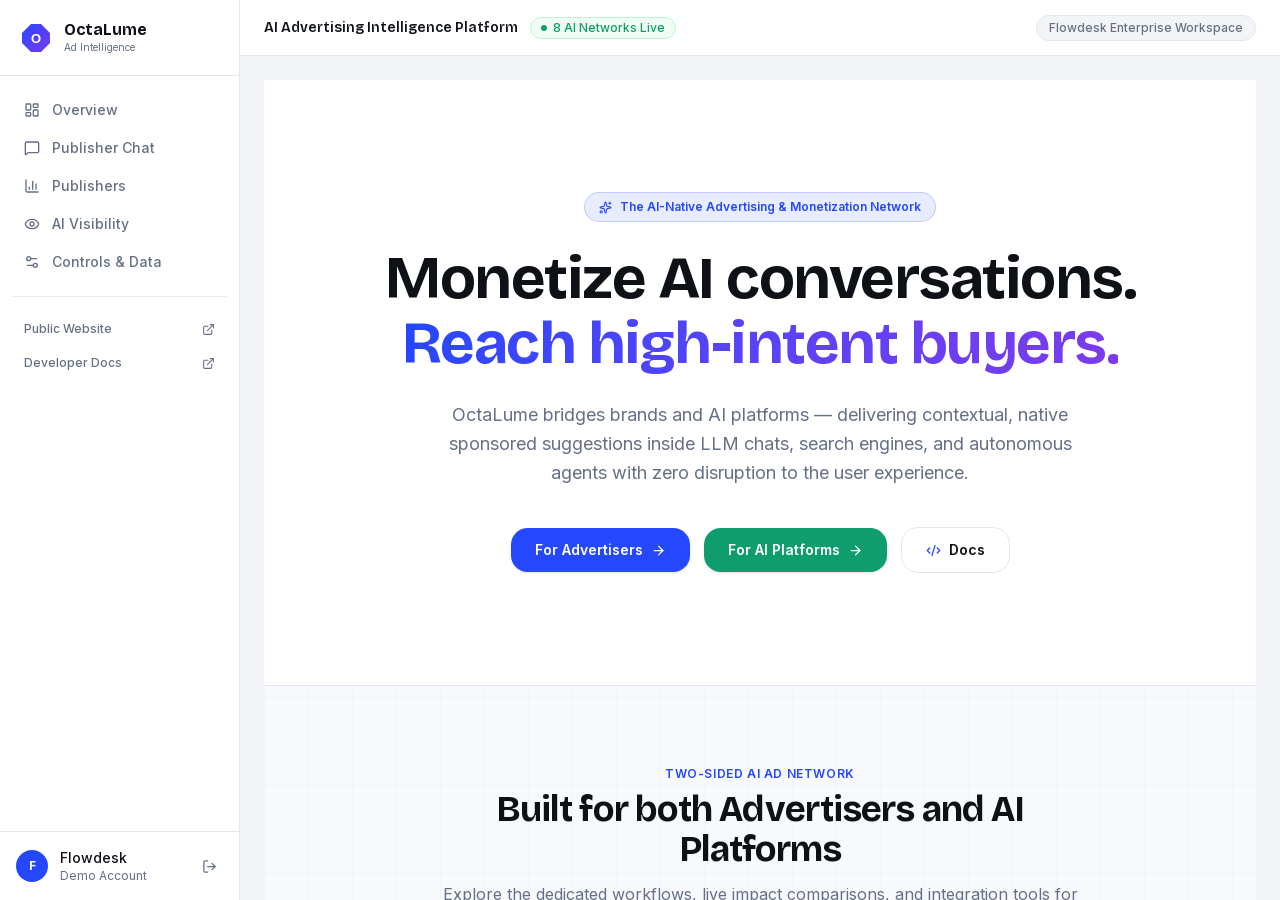
<file: index.html>
<!DOCTYPE html><html lang="en" class="ec5Qua_variable _20uw4a_variable"><head><meta charSet="utf-8"/><meta name="viewport" content="width=device-width, initial-scale=1"/><link rel="preload" href="/_next/static/media/07c7676b89ed2778-s.p.2bn3s6zvc0dyp.woff2" as="font" crossorigin="" type="font/woff2"/><link rel="preload" href="/_next/static/media/8056169c9d560660-s.p.41rroleoq1br7.woff2" as="font" crossorigin="" type="font/woff2"/><link rel="stylesheet" href="/_next/static/chunks/27oqfqm22hxqg.css" data-precedence="next"/><link rel="preload" as="script" fetchPriority="low" href="/_next/static/chunks/310vm2bl3xxpt.js"/><script src="/_next/static/chunks/1wnov70f88xjy.js" async=""></script><script src="/_next/static/chunks/39_j1bdzreq0m.js" async=""></script><script src="/_next/static/chunks/33om2u2l1wmz7.js" async=""></script><script src="/_next/static/chunks/turbopack-2u1d16houkiyo.js" async=""></script><script src="/_next/static/chunks/3qfy96eoyh-ek.js" async=""></script><script src="/_next/static/chunks/3mwpa_w56igl7.js" async=""></script><script src="/_next/static/chunks/25mbw2al7bnmj.js" async=""></script><meta name="next-size-adjust" content=""/><title>OctaLume — AI Advertising Intelligence</title><meta name="description" content="AI-native advertising network and publisher intelligence platform"/><link rel="icon" href="/favicon.ico?favicon.117ezoe8m31dk.ico" sizes="48x48" type="image/x-icon"/><script src="/_next/static/chunks/0cz1d0mv5g_q7.js" noModule=""></script></head><body class="bg-[#f3f4f7] text-[#0e1116] antialiased"><div hidden=""><!--$--><!--/$--></div><div class="min-h-screen flex flex-col bg-[#f8f9fc] text-[#0e1116]"><header class="sticky top-0 z-40 bg-white/90 backdrop-blur-md border-b border-[#e3e6ec]"><div class="max-w-[1280px] mx-auto px-6 h-16 flex items-center justify-between"><a class="flex items-center gap-2.5" href="/"><svg width="30" height="30" viewBox="0 0 32 32" fill="none"><defs><linearGradient id="octaPubGrad" x1="0" y1="0" x2="32" y2="32" gradientUnits="userSpaceOnUse"><stop stop-color="#2447ff"></stop><stop offset="1" stop-color="#7c3aed"></stop></linearGradient></defs><polygon points="11,2 21,2 30,11 30,21 21,30 11,30 2,21 2,11" fill="url(#octaPubGrad)"></polygon><text x="16" y="21" text-anchor="middle" fill="white" font-size="13" font-weight="bold" font-family="sans-serif">O</text></svg><span class="font-bold text-lg text-[#0e1116] tracking-tight" style="font-family:var(--font-bricolage, sans-serif)">OctaLume</span><span class="hidden sm:inline-flex items-center gap-1 text-[11px] font-medium text-[#2447ff] bg-[#e8ecff] px-2 py-0.5 rounded-full">AI Ad Network</span></a><nav class="hidden md:flex items-center gap-1"><a class="px-4 py-2 rounded-lg text-sm font-medium transition-colors text-[#2447ff] bg-[#e8ecff]/70" href="/">Home</a><a class="px-4 py-2 rounded-lg text-sm font-medium transition-colors text-[#667085] hover:text-[#0e1116] hover:bg-[#f3f4f7]" href="/advertisers">Advertisers</a><a class="px-4 py-2 rounded-lg text-sm font-medium transition-colors text-[#667085] hover:text-[#0e1116] hover:bg-[#f3f4f7]" href="/ai-platforms">AI Platforms</a><a class="px-4 py-2 rounded-lg text-sm font-medium transition-colors text-[#667085] hover:text-[#0e1116] hover:bg-[#f3f4f7]" href="/docs">Docs</a></nav><div class="flex items-center gap-3"><a class="text-sm font-medium text-[#0e1116] hover:text-[#2447ff] px-3 py-2 transition-colors" href="/login">Sign In</a><a class="inline-flex items-center gap-1.5 bg-[#2447ff] text-white text-sm font-semibold px-4 py-2 rounded-xl hover:bg-blue-700 transition-colors shadow-sm" href="/login">Launch Console<svg xmlns="http://www.w3.org/2000/svg" width="14" height="14" viewBox="0 0 24 24" fill="none" stroke="currentColor" stroke-width="2" stroke-linecap="round" stroke-linejoin="round" class="lucide lucide-arrow-right" aria-hidden="true"><path d="M5 12h14"></path><path d="m12 5 7 7-7 7"></path></svg></a></div></div></header><main class="flex-1"><div class="pb-20 bg-[#f8f9fc] bg-[linear-gradient(to_right,#e3e6ec40_1px,transparent_1px),linear-gradient(to_bottom,#e3e6ec40_1px,transparent_1px)] [background-size:44px_44px]"><section class="relative overflow-hidden border-b border-[#e3e6ec] bg-white/90 backdrop-blur-xs"><div class="max-w-[1280px] mx-auto px-6 py-24 md:py-28 relative"><div class="max-w-3xl mx-auto text-center"><div class="inline-flex items-center gap-2 text-xs font-semibold text-[#2447ff] bg-[#e8ecff] border border-[#2447ff]/20 px-3.5 py-1.5 rounded-full mb-6"><svg xmlns="http://www.w3.org/2000/svg" width="13" height="13" viewBox="0 0 24 24" fill="none" stroke="currentColor" stroke-width="2" stroke-linecap="round" stroke-linejoin="round" class="lucide lucide-sparkles lucide-stars" aria-hidden="true"><path d="M11.017 2.814a1 1 0 0 1 1.966 0l1.051 5.558a2 2 0 0 0 1.594 1.594l5.558 1.051a1 1 0 0 1 0 1.966l-5.558 1.051a2 2 0 0 0-1.594 1.594l-1.051 5.558a1 1 0 0 1-1.966 0l-1.051-5.558a2 2 0 0 0-1.594-1.594l-5.558-1.051a1 1 0 0 1 0-1.966l5.558-1.051a2 2 0 0 0 1.594-1.594z"></path><path d="M20 2v4"></path><path d="M22 4h-4"></path><circle cx="4" cy="20" r="2"></circle></svg>The AI-Native Advertising &amp; Monetization Network</div><h1 class="text-4xl sm:text-5xl md:text-6xl font-bold text-[#0e1116] tracking-tight leading-[1.08]" style="font-family:var(--font-bricolage, sans-serif)">Monetize AI conversations.<!-- --> <span class="bg-gradient-to-r from-[#2447ff] to-[#7c3aed] bg-clip-text text-transparent">Reach high-intent buyers.</span></h1><p class="text-base sm:text-lg text-[#667085] mt-6 leading-relaxed max-w-2xl mx-auto">OctaLume bridges brands and AI platforms — delivering contextual, native sponsored suggestions inside LLM chats, search engines, and autonomous agents with zero disruption to the user experience.</p><div class="flex flex-wrap items-center justify-center gap-3.5 mt-10"><a class="inline-flex items-center gap-2 bg-[#2447ff] text-white font-semibold px-6 py-3 rounded-xl hover:bg-blue-700 transition-colors shadow-sm text-sm" href="/advertisers">For Advertisers<svg xmlns="http://www.w3.org/2000/svg" width="15" height="15" viewBox="0 0 24 24" fill="none" stroke="currentColor" stroke-width="2" stroke-linecap="round" stroke-linejoin="round" class="lucide lucide-arrow-right" aria-hidden="true"><path d="M5 12h14"></path><path d="m12 5 7 7-7 7"></path></svg></a><a class="inline-flex items-center gap-2 bg-[#0f9d6e] text-white font-semibold px-6 py-3 rounded-xl hover:bg-emerald-700 transition-colors shadow-sm text-sm" href="/ai-platforms">For AI Platforms<svg xmlns="http://www.w3.org/2000/svg" width="15" height="15" viewBox="0 0 24 24" fill="none" stroke="currentColor" stroke-width="2" stroke-linecap="round" stroke-linejoin="round" class="lucide lucide-arrow-right" aria-hidden="true"><path d="M5 12h14"></path><path d="m12 5 7 7-7 7"></path></svg></a><a class="inline-flex items-center gap-2 bg-white text-[#0e1116] border border-[#e3e6ec] font-semibold px-6 py-3 rounded-xl hover:bg-[#f3f4f7] transition-colors text-sm" href="/docs"><svg xmlns="http://www.w3.org/2000/svg" width="15" height="15" viewBox="0 0 24 24" fill="none" stroke="currentColor" stroke-width="2" stroke-linecap="round" stroke-linejoin="round" class="lucide lucide-code-xml lucide-code-2 text-[#2447ff]" aria-hidden="true"><path d="m18 16 4-4-4-4"></path><path d="m6 8-4 4 4 4"></path><path d="m14.5 4-5 16"></path></svg>Docs</a></div></div></div></section><section class="max-w-[1280px] mx-auto px-6 pt-20 pb-12"><div style="transition-delay:0ms" class="transition-all duration-700 ease-out opacity-0 translate-y-6 "><div class="text-center max-w-2xl mx-auto mb-12"><div class="text-xs font-semibold text-[#2447ff] uppercase tracking-wider mb-2">Two-Sided AI Ad Network</div><h2 class="text-3xl sm:text-4xl font-bold text-[#0e1116] tracking-tight" style="font-family:var(--font-bricolage, sans-serif)">Built for both Advertisers and AI Platforms</h2><p class="text-sm sm:text-base text-[#667085] mt-3">Explore the dedicated workflows, live impact comparisons, and integration tools for your side of the network.</p></div><div class="grid grid-cols-1 lg:grid-cols-2 gap-8"><div class="bg-white border border-[#e3e6ec] rounded-3xl p-8 shadow-sm flex flex-col justify-between hover:border-[#2447ff]/40 transition-colors"><div><span class="inline-flex items-center gap-2 text-xs font-semibold text-[#2447ff] bg-[#e8ecff] px-3 py-1 rounded-full mb-5"><svg xmlns="http://www.w3.org/2000/svg" width="13" height="13" viewBox="0 0 24 24" fill="none" stroke="currentColor" stroke-width="2" stroke-linecap="round" stroke-linejoin="round" class="lucide lucide-target" aria-hidden="true"><circle cx="12" cy="12" r="10"></circle><circle cx="12" cy="12" r="6"></circle><circle cx="12" cy="12" r="2"></circle></svg>For Advertisers &amp; Brands</span><h3 class="text-2xl font-bold text-[#0e1116] mb-2" style="font-family:var(--font-bricolage, sans-serif)">Capture high-intent AI recommendations</h3><p class="text-sm text-[#667085] mb-6">See how OctaLume matches your product to buyer conversations, tracks Pixel + CAPI conversions, and monitors competitor share of voice.</p><ul class="space-y-2.5 mb-8"><li class="flex items-start gap-2.5 text-sm text-[#0e1116]"><svg xmlns="http://www.w3.org/2000/svg" width="16" height="16" viewBox="0 0 24 24" fill="none" stroke="currentColor" stroke-width="2" stroke-linecap="round" stroke-linejoin="round" class="lucide lucide-circle-check lucide-check-circle-2 text-[#2447ff] mt-0.5 flex-shrink-0" aria-hidden="true"><circle cx="12" cy="12" r="10"></circle><path d="m16 9-5.5 5.5L8 12"></path></svg><span>Target real-time commercial prompts across 8+ AI platforms</span></li><li class="flex items-start gap-2.5 text-sm text-[#0e1116]"><svg xmlns="http://www.w3.org/2000/svg" width="16" height="16" viewBox="0 0 24 24" fill="none" stroke="currentColor" stroke-width="2" stroke-linecap="round" stroke-linejoin="round" class="lucide lucide-circle-check lucide-check-circle-2 text-[#2447ff] mt-0.5 flex-shrink-0" aria-hidden="true"><circle cx="12" cy="12" r="10"></circle><path d="m16 9-5.5 5.5L8 12"></path></svg><span>Smart contextual matching without disrupting LLM responses</span></li><li class="flex items-start gap-2.5 text-sm text-[#0e1116]"><svg xmlns="http://www.w3.org/2000/svg" width="16" height="16" viewBox="0 0 24 24" fill="none" stroke="currentColor" stroke-width="2" stroke-linecap="round" stroke-linejoin="round" class="lucide lucide-circle-check lucide-check-circle-2 text-[#2447ff] mt-0.5 flex-shrink-0" aria-hidden="true"><circle cx="12" cy="12" r="10"></circle><path d="m16 9-5.5 5.5L8 12"></path></svg><span>Track deterministic &amp; AI-assisted ROAS with oct-pix.js &amp; CAPI</span></li></ul></div><a class="inline-flex items-center justify-center gap-2 bg-[#2447ff] text-white text-sm font-semibold px-5 py-3 rounded-xl hover:bg-blue-700 transition-colors" href="/advertisers">Explore Advertisers Page<svg xmlns="http://www.w3.org/2000/svg" width="15" height="15" viewBox="0 0 24 24" fill="none" stroke="currentColor" stroke-width="2" stroke-linecap="round" stroke-linejoin="round" class="lucide lucide-arrow-right" aria-hidden="true"><path d="M5 12h14"></path><path d="m12 5 7 7-7 7"></path></svg></a></div><div class="bg-white border border-[#e3e6ec] rounded-3xl p-8 shadow-sm flex flex-col justify-between hover:border-[#0f9d6e]/40 transition-colors"><div><span class="inline-flex items-center gap-2 text-xs font-semibold text-[#0f9d6e] bg-green-50 border border-green-200 px-3 py-1 rounded-full mb-5"><svg xmlns="http://www.w3.org/2000/svg" width="13" height="13" viewBox="0 0 24 24" fill="none" stroke="currentColor" stroke-width="2" stroke-linecap="round" stroke-linejoin="round" class="lucide lucide-cpu" aria-hidden="true"><path d="M12 20v2"></path><path d="M12 2v2"></path><path d="M17 20v2"></path><path d="M17 2v2"></path><path d="M2 12h2"></path><path d="M2 17h2"></path><path d="M2 7h2"></path><path d="M20 12h2"></path><path d="M20 17h2"></path><path d="M20 7h2"></path><path d="M7 20v2"></path><path d="M7 2v2"></path><rect x="4" y="4" width="16" height="16" rx="2"></rect><rect x="8" y="8" width="8" height="8" rx="1"></rect></svg>For AI Platforms &amp; Publishers</span><h3 class="text-2xl font-bold text-[#0e1116] mb-2" style="font-family:var(--font-bricolage, sans-serif)">Monetize chats with zero LLM latency</h3><p class="text-sm text-[#667085] mb-6">See how AI assistants, chat apps, and search engines integrate OctaLume in parallel with inference to turn sessions into revenue.</p><ul class="space-y-2.5 mb-8"><li class="flex items-start gap-2.5 text-sm text-[#0e1116]"><svg xmlns="http://www.w3.org/2000/svg" width="16" height="16" viewBox="0 0 24 24" fill="none" stroke="currentColor" stroke-width="2" stroke-linecap="round" stroke-linejoin="round" class="lucide lucide-circle-check lucide-check-circle-2 text-[#0f9d6e] mt-0.5 flex-shrink-0" aria-hidden="true"><circle cx="12" cy="12" r="10"></circle><path d="m16 9-5.5 5.5L8 12"></path></svg><span>Call @octalume/sdk in parallel with zero added LLM latency</span></li><li class="flex items-start gap-2.5 text-sm text-[#0e1116]"><svg xmlns="http://www.w3.org/2000/svg" width="16" height="16" viewBox="0 0 24 24" fill="none" stroke="currentColor" stroke-width="2" stroke-linecap="round" stroke-linejoin="round" class="lucide lucide-circle-check lucide-check-circle-2 text-[#0f9d6e] mt-0.5 flex-shrink-0" aria-hidden="true"><circle cx="12" cy="12" r="10"></circle><path d="m16 9-5.5 5.5L8 12"></path></svg><span>Render native SponsoredCard UI inline or below responses</span></li><li class="flex items-start gap-2.5 text-sm text-[#0e1116]"><svg xmlns="http://www.w3.org/2000/svg" width="16" height="16" viewBox="0 0 24 24" fill="none" stroke="currentColor" stroke-width="2" stroke-linecap="round" stroke-linejoin="round" class="lucide lucide-circle-check lucide-check-circle-2 text-[#0f9d6e] mt-0.5 flex-shrink-0" aria-hidden="true"><circle cx="12" cy="12" r="10"></circle><path d="m16 9-5.5 5.5L8 12"></path></svg><span>Offset GPU inference costs with high-yield CPM/CPA payouts</span></li></ul></div><a class="inline-flex items-center justify-center gap-2 bg-[#0f9d6e] text-white text-sm font-semibold px-5 py-3 rounded-xl hover:bg-emerald-700 transition-colors" href="/ai-platforms">Explore AI Platforms Page<svg xmlns="http://www.w3.org/2000/svg" width="15" height="15" viewBox="0 0 24 24" fill="none" stroke="currentColor" stroke-width="2" stroke-linecap="round" stroke-linejoin="round" class="lucide lucide-arrow-right" aria-hidden="true"><path d="M5 12h14"></path><path d="m12 5 7 7-7 7"></path></svg></a></div></div></div></section><section id="live-demo" class="max-w-[1280px] mx-auto px-6 py-14"><div style="transition-delay:80ms" class="transition-all duration-700 ease-out opacity-0 translate-y-6 "><div class="bg-white border border-[#e3e6ec] rounded-3xl p-6 sm:p-8 shadow-sm"><div class="flex flex-col md:flex-row md:items-end justify-between gap-4 mb-6"><div><div class="inline-flex items-center gap-1.5 text-xs font-semibold text-[#2447ff] bg-[#e8ecff] px-3 py-1 rounded-full mb-2.5"><svg xmlns="http://www.w3.org/2000/svg" width="12" height="12" viewBox="0 0 24 24" fill="none" stroke="currentColor" stroke-width="2" stroke-linecap="round" stroke-linejoin="round" class="lucide lucide-zap" aria-hidden="true"><path d="M15.914 4a1.5 1.5 0 00-2.474-1.561l-9 9A1.5 1.5 0 005.5 14h4.002a.5.5 0 01.471.666L8.086 20a1.5 1.5 0 002.475 1.56l9-9A1.5 1.5 0 0018.5 10h-3.997a.5.5 0 01-.472-.667z"></path></svg>Interactive Sandbox</div><h2 class="text-2xl sm:text-3xl font-bold text-[#0e1116]" style="font-family:var(--font-bricolage, sans-serif)">Experience the Publisher Ad Flow Live</h2><p class="text-sm text-[#667085] mt-1 max-w-2xl">Select any AI publisher on the left, ask a buyer question (e.g. “What&#x27;s the best CRM for a 10-person sales team?”), and see both the native publisher response and OctaLume&#x27;s real-time Ad Insight Engine on the right.</p></div><a class="inline-flex items-center gap-2 bg-[#0e1116] text-white text-xs font-semibold px-4 py-2.5 rounded-xl hover:bg-[#2447ff] transition-colors self-start md:self-auto" href="/login">Open Full Console<svg xmlns="http://www.w3.org/2000/svg" width="14" height="14" viewBox="0 0 24 24" fill="none" stroke="currentColor" stroke-width="2" stroke-linecap="round" stroke-linejoin="round" class="lucide lucide-arrow-right" aria-hidden="true"><path d="M5 12h14"></path><path d="m12 5 7 7-7 7"></path></svg></a></div><div class="h-[600px] flex gap-4 max-w-[1400px] mx-auto"><div class="w-[200px] flex-shrink-0 bg-white border border-[#e3e6ec] rounded-2xl p-3 overflow-y-auto shadow-2xs"><div class="text-xs font-semibold text-[#667085] uppercase tracking-wider px-2 mb-3">Publishers</div><div class="space-y-1"><button class="w-full flex items-center gap-2 px-3 py-2.5 rounded-xl text-left transition-colors bg-[#e8ecff] text-[#2447ff]"><div class="w-6 h-6 rounded-full flex items-center justify-center text-white text-[10px] font-bold flex-shrink-0" style="background-color:#d97706">C</div><div class="min-w-0"><div class="text-xs font-semibold truncate">Claude</div><div class="text-[10px] opacity-70 font-mono">Opus 5.5</div></div></button><button class="w-full flex items-center gap-2 px-3 py-2.5 rounded-xl text-left transition-colors hover:bg-[#f3f4f7] text-[#667085] hover:text-[#0e1116]"><div class="w-6 h-6 rounded-full flex items-center justify-center text-white text-[10px] font-bold flex-shrink-0" style="background-color:#16a34a">G</div><div class="min-w-0"><div class="text-xs font-semibold truncate">ChatGPT</div><div class="text-[10px] opacity-70 font-mono">GPT-5.5</div></div></button><button class="w-full flex items-center gap-2 px-3 py-2.5 rounded-xl text-left transition-colors hover:bg-[#f3f4f7] text-[#667085] hover:text-[#0e1116]"><div class="w-6 h-6 rounded-full flex items-center justify-center text-white text-[10px] font-bold flex-shrink-0" style="background-color:#2563eb">G</div><div class="min-w-0"><div class="text-xs font-semibold truncate">Gemini</div><div class="text-[10px] opacity-70 font-mono">Gemini 3</div></div></button><button class="w-full flex items-center gap-2 px-3 py-2.5 rounded-xl text-left transition-colors hover:bg-[#f3f4f7] text-[#667085] hover:text-[#0e1116]"><div class="w-6 h-6 rounded-full flex items-center justify-center text-white text-[10px] font-bold flex-shrink-0" style="background-color:#0d9488">P</div><div class="min-w-0"><div class="text-xs font-semibold truncate">Perplexity</div><div class="text-[10px] opacity-70 font-mono">Sonar</div></div></button><button class="w-full flex items-center gap-2 px-3 py-2.5 rounded-xl text-left transition-colors hover:bg-[#f3f4f7] text-[#667085] hover:text-[#0e1116]"><div class="w-6 h-6 rounded-full flex items-center justify-center text-white text-[10px] font-bold flex-shrink-0" style="background-color:#3b82f6">M</div><div class="min-w-0"><div class="text-xs font-semibold truncate">Meta AI</div><div class="text-[10px] opacity-70 font-mono">Llama 4</div></div></button><button class="w-full flex items-center gap-2 px-3 py-2.5 rounded-xl text-left transition-colors hover:bg-[#f3f4f7] text-[#667085] hover:text-[#0e1116]"><div class="w-6 h-6 rounded-full flex items-center justify-center text-white text-[10px] font-bold flex-shrink-0" style="background-color:#111827">X</div><div class="min-w-0"><div class="text-xs font-semibold truncate">Grok</div><div class="text-[10px] opacity-70 font-mono">Grok 4</div></div></button><button class="w-full flex items-center gap-2 px-3 py-2.5 rounded-xl text-left transition-colors hover:bg-[#f3f4f7] text-[#667085] hover:text-[#0e1116]"><div class="w-6 h-6 rounded-full flex items-center justify-center text-white text-[10px] font-bold flex-shrink-0" style="background-color:#0078d4">C</div><div class="min-w-0"><div class="text-xs font-semibold truncate">Microsoft Copilot</div><div class="text-[10px] opacity-70 font-mono">Copilot</div></div></button><button class="w-full flex items-center gap-2 px-3 py-2.5 rounded-xl text-left transition-colors hover:bg-[#f3f4f7] text-[#667085] hover:text-[#0e1116]"><div class="w-6 h-6 rounded-full flex items-center justify-center text-white text-[10px] font-bold flex-shrink-0" style="background-color:#ea580c">M</div><div class="min-w-0"><div class="text-xs font-semibold truncate">Mistral Le Chat</div><div class="text-[10px] opacity-70 font-mono">Mistral</div></div></button></div></div><div class="flex-1 bg-white border border-[#e3e6ec] rounded-2xl flex flex-col min-w-0 shadow-2xs"><div class="border-b border-[#e3e6ec] px-5 py-3.5 flex items-center gap-3"><div class="w-9 h-9 rounded-xl flex items-center justify-center text-white font-bold text-sm shadow-xs" style="background-color:#d97706">C</div><div><div class="font-semibold text-[#0e1116]">Claude</div><div class="text-xs text-[#667085] font-mono">Opus 5.5</div></div><div class="ml-auto flex items-center gap-2 text-xs text-[#0f9d6e] bg-green-50 border border-green-200 px-2.5 py-0.5 rounded-full font-medium"><span class="w-1.5 h-1.5 bg-[#0f9d6e] rounded-full inline-block animate-pulse"></span>Active Channel</div></div><div class="flex-1 overflow-y-auto p-5 space-y-4"><div class="flex flex-col items-center justify-center h-full text-center text-[#667085]"><div class="w-12 h-12 rounded-2xl mb-3 flex items-center justify-center text-xl font-bold text-white shadow-sm" style="background-color:#d97706">C</div><div class="font-semibold text-[#0e1116] mb-1">Simulate Buyer Chat with <!-- -->Claude</div><div class="text-xs text-[#667085] max-w-sm">Ask about CRM software to observe how Flowdesk ads and recommendations appear in response context</div><div class="mt-4 flex flex-col gap-2"><button class="text-xs text-[#2447ff] bg-[#fafbff] border border-[#e8ecff] hover:bg-[#e8ecff] px-3.5 py-2 rounded-xl transition-colors font-medium text-left">💬 &quot;<!-- -->What&#x27;s the best CRM for a 10-person sales team?<!-- -->&quot;</button><button class="text-xs text-[#2447ff] bg-[#fafbff] border border-[#e8ecff] hover:bg-[#e8ecff] px-3.5 py-2 rounded-xl transition-colors font-medium text-left">💬 &quot;<!-- -->How does Flowdesk compare to Salesforce &amp; Zoho?<!-- -->&quot;</button></div></div></div><div class="border-t border-[#e3e6ec] p-4 bg-[#fafafa]"><div class="flex gap-2"><input type="text" placeholder="Ask Claude about CRM tools or recommendations..." class="flex-1 bg-white border border-[#e3e6ec] rounded-xl px-4 py-2.5 text-sm text-[#0e1116] placeholder-[#667085] focus:outline-none focus:border-[#2447ff] focus:ring-1 focus:ring-[#2447ff] shadow-2xs" value=""/><button disabled="" class="bg-[#2447ff] text-white px-4 py-2.5 rounded-xl hover:bg-blue-700 disabled:opacity-50 disabled:cursor-not-allowed transition-colors shadow-sm"><svg xmlns="http://www.w3.org/2000/svg" width="16" height="16" viewBox="0 0 24 24" fill="none" stroke="currentColor" stroke-width="2" stroke-linecap="round" stroke-linejoin="round" class="lucide lucide-send" aria-hidden="true"><path d="M14.536 21.686a.5.5 0 0 0 .937-.024l6.5-19a.496.496 0 0 0-.635-.635l-19 6.5a.5.5 0 0 0-.024.937l7.93 3.18a2 2 0 0 1 1.112 1.11z"></path><path d="m21.854 2.147-10.94 10.939"></path></svg></button></div></div></div><div class="w-[320px] flex-shrink-0 bg-white border border-[#e3e6ec] rounded-2xl flex flex-col shadow-2xs"><div class="border-b border-[#e3e6ec] px-4 py-3.5"><div class="flex items-center gap-2 mb-0.5"><svg xmlns="http://www.w3.org/2000/svg" width="16" height="16" viewBox="0 0 24 24" fill="none" stroke="currentColor" stroke-width="2" stroke-linecap="round" stroke-linejoin="round" class="lucide lucide-sparkles lucide-stars text-[#2447ff]" aria-hidden="true"><path d="M11.017 2.814a1 1 0 0 1 1.966 0l1.051 5.558a2 2 0 0 0 1.594 1.594l5.558 1.051a1 1 0 0 1 0 1.966l-5.558 1.051a2 2 0 0 0-1.594 1.594l-1.051 5.558a1 1 0 0 1-1.966 0l-1.051-5.558a2 2 0 0 0-1.594-1.594l-5.558-1.051a1 1 0 0 1 0-1.966l5.558-1.051a2 2 0 0 0 1.594-1.594z"></path><path d="M20 2v4"></path><path d="M22 4h-4"></path><circle cx="4" cy="20" r="2"></circle></svg><span class="font-semibold text-[#0e1116] text-sm">Ad Insight Engine</span><span class="ml-auto text-[10px] bg-[#e8ecff] text-[#2447ff] px-2 py-0.5 rounded-full font-semibold">🔮 AI</span></div><p class="text-xs text-[#667085]">Strategic optimization for Flowdesk campaigns</p></div><div class="px-4 py-3 border-b border-[#e3e6ec] bg-[#fafafa]"><div class="text-xs text-[#667085] mb-2 font-medium">Focus publisher:</div><div class="flex flex-wrap gap-1.5"><button class="text-[11px] px-2.5 py-1 rounded-full border transition-colors capitalize font-medium border-[#2447ff] bg-[#e8ecff] text-[#2447ff]">All Publishers</button><button class="text-[11px] px-2.5 py-1 rounded-full border transition-colors capitalize font-medium border-[#e3e6ec] bg-white text-[#667085] hover:border-[#2447ff] hover:text-[#2447ff]">claude</button><button class="text-[11px] px-2.5 py-1 rounded-full border transition-colors capitalize font-medium border-[#e3e6ec] bg-white text-[#667085] hover:border-[#2447ff] hover:text-[#2447ff]">chatgpt</button><button class="text-[11px] px-2.5 py-1 rounded-full border transition-colors capitalize font-medium border-[#e3e6ec] bg-white text-[#667085] hover:border-[#2447ff] hover:text-[#2447ff]">gemini</button><button class="text-[11px] px-2.5 py-1 rounded-full border transition-colors capitalize font-medium border-[#e3e6ec] bg-white text-[#667085] hover:border-[#2447ff] hover:text-[#2447ff]">perplexity</button></div></div><div class="px-4 py-3 border-b border-[#e3e6ec]"><div class="text-xs font-semibold text-[#667085] mb-2 uppercase tracking-wider">Suggested actions</div><div class="space-y-1.5"><button class="w-full text-left text-xs text-[#2447ff] border border-[#e8ecff] bg-[#fafbff] px-3 py-2 rounded-xl hover:bg-[#e8ecff] transition-colors font-medium leading-relaxed">⚡ <!-- -->How can I improve my rank on Claude?</button><button class="w-full text-left text-xs text-[#2447ff] border border-[#e8ecff] bg-[#fafbff] px-3 py-2 rounded-xl hover:bg-[#e8ecff] transition-colors font-medium leading-relaxed">⚡ <!-- -->Which publisher should I increase budget on?</button><button class="w-full text-left text-xs text-[#2447ff] border border-[#e8ecff] bg-[#fafbff] px-3 py-2 rounded-xl hover:bg-[#e8ecff] transition-colors font-medium leading-relaxed">⚡ <!-- -->What messaging works best across all publishers?</button><button class="w-full text-left text-xs text-[#2447ff] border border-[#e8ecff] bg-[#fafbff] px-3 py-2 rounded-xl hover:bg-[#e8ecff] transition-colors font-medium leading-relaxed">⚡ <!-- -->Compare my visibility across publishers</button></div></div><div class="flex-1 overflow-y-auto p-4 space-y-3"></div><div class="border-t border-[#e3e6ec] p-3 bg-[#fafafa]"><div class="flex gap-2"><input type="text" placeholder="Ask how to improve rank/bids..." class="flex-1 bg-white border border-[#e3e6ec] rounded-xl px-3 py-2 text-xs text-[#0e1116] placeholder-[#667085] focus:outline-none focus:border-[#2447ff]" value=""/><button disabled="" class="bg-[#2447ff] text-white px-3 py-2 rounded-xl hover:bg-blue-700 disabled:opacity-50 transition-colors shadow-2xs"><svg xmlns="http://www.w3.org/2000/svg" width="12" height="12" viewBox="0 0 24 24" fill="none" stroke="currentColor" stroke-width="2" stroke-linecap="round" stroke-linejoin="round" class="lucide lucide-send" aria-hidden="true"><path d="M14.536 21.686a.5.5 0 0 0 .937-.024l6.5-19a.496.496 0 0 0-.635-.635l-19 6.5a.5.5 0 0 0-.024.937l7.93 3.18a2 2 0 0 1 1.112 1.11z"></path><path d="m21.854 2.147-10.94 10.939"></path></svg></button></div></div></div></div></div></div></section><section class="max-w-[1280px] mx-auto px-6 pb-16"><div style="transition-delay:100ms" class="transition-all duration-700 ease-out opacity-0 translate-y-6 "><div class="grid grid-cols-1 md:grid-cols-3 gap-5"><div class="bg-white border border-[#e3e6ec] rounded-2xl p-6 shadow-2xs hover:border-[#2447ff]/40 transition-colors"><svg xmlns="http://www.w3.org/2000/svg" width="22" height="22" viewBox="0 0 24 24" fill="none" stroke="currentColor" stroke-width="2" stroke-linecap="round" stroke-linejoin="round" class="lucide lucide-shield-check text-[#2447ff] mb-3" aria-hidden="true"><path d="M20 13c0 5-3.5 7.5-7.66 8.95a1 1 0 0 1-.67-.01C7.5 20.5 4 18 4 13V6a1 1 0 0 1 1-1c2 0 4.5-1.2 6.24-2.72a1.17 1.17 0 0 1 1.52 0C14.51 3.81 17 5 19 5a1 1 0 0 1 1 1z"></path><path d="m9 12 2 2 4-4"></path></svg><h4 class="font-semibold text-[#0e1116] mb-1">Privacy-First Contextual</h4><p class="text-xs text-[#667085] leading-relaxed">Full GDPR, CCPA, and Global Privacy Control support. Defaults to zero-identifier contextual matching when consent is absent.</p></div><div class="bg-white border border-[#e3e6ec] rounded-2xl p-6 shadow-2xs hover:border-[#0f9d6e]/40 transition-colors"><svg xmlns="http://www.w3.org/2000/svg" width="22" height="22" viewBox="0 0 24 24" fill="none" stroke="currentColor" stroke-width="2" stroke-linecap="round" stroke-linejoin="round" class="lucide lucide-layers lucide-layers-3 text-[#0f9d6e] mb-3" aria-hidden="true"><path d="M12.83 2.18a2 2 0 0 0-1.66 0L2.6 6.08a1 1 0 0 0 0 1.83l8.58 3.91a2 2 0 0 0 1.66 0l8.58-3.9a1 1 0 0 0 0-1.83z"></path><path d="M2 12a1 1 0 0 0 .58.91l8.6 3.91a2 2 0 0 0 1.65 0l8.58-3.9A1 1 0 0 0 22 12"></path><path d="M2 17a1 1 0 0 0 .58.91l8.6 3.91a2 2 0 0 0 1.65 0l8.58-3.9A1 1 0 0 0 22 17"></path></svg><h4 class="font-semibold text-[#0e1116] mb-1">Objective LLM Integrity</h4><p class="text-xs text-[#667085] leading-relaxed">Sponsored placements are clearly labeled and served independently of the model&#x27;s core reasoning, preserving user trust.</p></div><div class="bg-white border border-[#e3e6ec] rounded-2xl p-6 shadow-2xs hover:border-[#7c3aed]/40 transition-colors"><svg xmlns="http://www.w3.org/2000/svg" width="22" height="22" viewBox="0 0 24 24" fill="none" stroke="currentColor" stroke-width="2" stroke-linecap="round" stroke-linejoin="round" class="lucide lucide-trending-up text-[#7c3aed] mb-3" aria-hidden="true"><path d="M16 7h6v6"></path><path d="m22 7-8.5 8.5-5-5L2 17"></path></svg><h4 class="font-semibold text-[#0e1116] mb-1">Full-Funnel Attribution</h4><p class="text-xs text-[#667085] leading-relaxed">Measure direct clicks and AI-assisted conversions with the OctaLume Pixel (<code class="text-[#2447ff]">oct-pix.js</code>) and server-side CAPI.</p></div></div></div></section><section class="max-w-[1280px] mx-auto px-6"><div style="transition-delay:0ms" class="transition-all duration-700 ease-out opacity-0 translate-y-6 "><div class="rounded-3xl bg-gradient-to-r from-[#0e1116] to-[#1e293b] text-white p-8 sm:p-12 flex flex-col md:flex-row items-start md:items-center justify-between gap-6"><div><h2 class="text-2xl sm:text-3xl font-bold" style="font-family:var(--font-bricolage, sans-serif)">Ready to launch on OctaLume?</h2><p class="text-sm text-gray-300 mt-2 max-w-xl">Sign in with our demo workspace to explore live campaign analytics, publisher rankings, and AI visibility intelligence.</p></div><div class="flex flex-wrap gap-3"><a class="inline-flex items-center gap-2 bg-[#2447ff] text-white text-sm font-semibold px-6 py-3 rounded-xl hover:bg-blue-600 transition-colors" href="/login">Sign In to Demo Console<svg xmlns="http://www.w3.org/2000/svg" width="15" height="15" viewBox="0 0 24 24" fill="none" stroke="currentColor" stroke-width="2" stroke-linecap="round" stroke-linejoin="round" class="lucide lucide-arrow-right" aria-hidden="true"><path d="M5 12h14"></path><path d="m12 5 7 7-7 7"></path></svg></a><a class="inline-flex items-center gap-2 bg-white/10 text-white text-sm font-semibold px-6 py-3 rounded-xl hover:bg-white/20 transition-colors" href="/docs"><svg xmlns="http://www.w3.org/2000/svg" width="15" height="15" viewBox="0 0 24 24" fill="none" stroke="currentColor" stroke-width="2" stroke-linecap="round" stroke-linejoin="round" class="lucide lucide-circle-check lucide-check-circle-2" aria-hidden="true"><circle cx="12" cy="12" r="10"></circle><path d="m16 9-5.5 5.5L8 12"></path></svg>View Docs</a></div></div></div></section></div><!--$--><!--/$--></main><footer class="border-t border-[#e3e6ec] bg-white"><div class="max-w-[1280px] mx-auto px-6 py-10 flex flex-col md:flex-row items-start md:items-center justify-between gap-6"><div class="flex items-center gap-3"><svg width="26" height="26" viewBox="0 0 32 32" fill="none"><defs><linearGradient id="octaFootGrad" x1="0" y1="0" x2="32" y2="32" gradientUnits="userSpaceOnUse"><stop stop-color="#2447ff"></stop><stop offset="1" stop-color="#7c3aed"></stop></linearGradient></defs><polygon points="11,2 21,2 30,11 30,21 21,30 11,30 2,21 2,11" fill="url(#octaFootGrad)"></polygon><text x="16" y="21" text-anchor="middle" fill="white" font-size="13" font-weight="bold" font-family="sans-serif">O</text></svg><div><div class="font-bold text-sm text-[#0e1116]" style="font-family:var(--font-bricolage, sans-serif)">OctaLume</div><div class="text-xs text-[#667085]">AI-Native Advertising &amp; Monetization Network</div></div></div><div class="flex flex-wrap items-center gap-6 text-xs font-medium text-[#667085]"><a class="hover:text-[#0e1116] transition-colors" href="/">Home</a><a class="hover:text-[#0e1116] transition-colors" href="/advertisers">Advertisers</a><a class="hover:text-[#0e1116] transition-colors" href="/ai-platforms">AI Platforms</a><a class="hover:text-[#0e1116] transition-colors" href="/docs">Publisher Docs</a><a class="hover:text-[#0e1116] transition-colors" href="/docs?section=advertisers">Advertiser Docs</a><a class="text-[#2447ff] hover:underline" href="/login">Sign In</a></div><div class="text-xs text-[#667085]">© <!-- -->2026<!-- --> OctaLume Inc.</div></div></footer></div><script id="_R_">(globalThis["TURBOPACK"] || (globalThis["TURBOPACK"] = [])).push({"otherChunks":["static/chunks/310vm2bl3xxpt.js","static/chunks/1wnov70f88xjy.js","static/chunks/39_j1bdzreq0m.js","static/chunks/33om2u2l1wmz7.js"],"runtimeModuleIds":[94553]});</script><script src="/_next/static/chunks/310vm2bl3xxpt.js" async=""></script><script>(self.__next_f=self.__next_f||[]).push([0])</script><script>self.__next_f.push([1,"1:\"$Sreact.fragment\"\n2:\"/_next/static/chunks/3qfy96eoyh-ek.js\"\n3:\"/_next/static/chunks/3mwpa_w56igl7.js\"\n4:I[99765,[\"$2\",\"$3\"],\"default\"]\n5:I[39756,[\"$2\",\"$3\"],\"default\"]\n6:I[37457,[\"$2\",\"$3\"],\"default\"]\n8:I[47257,[\"$2\",\"$3\"],\"ClientPageRoot\"]\n9:\"/_next/static/chunks/25mbw2al7bnmj.js\"\na:I[31713,[\"$2\",\"$3\",\"$9\"],\"default\"]\nd:I[97367,[\"$2\",\"$3\"],\"OutletBoundary\"]\ne:\"$Sreact.suspense\"\n10:\"ViewportBoundary\"\n11:I[97367,[\"$2\",\"$3\"],\"$10\"]\n13:\"MetadataBoundary\"\n14:I[97367,[\"$2\",\"$3\"],\"$13\"]\n16:I[68027,[\"$2\",\"$3\"],\"default\",1]\n:HL[\"/_next/static/chunks/27oqfqm22hxqg.css\",\"style\"]\n:HL[\"/_next/static/media/07c7676b89ed2778-s.p.2bn3s6zvc0dyp.woff2\",\"font\",{\"crossOrigin\":\"\",\"type\":\"font/woff2\"}]\n:HL[\"/_next/static/media/8056169c9d560660-s.p.41rroleoq1br7.woff2\",\"font\",{\"crossOrigin\":\"\",\"type\":\"font/woff2\"}]\n7:[[\"children\",{\"s\":\"__PAGE__\",\"h\":512,\"d\":{\"r\":[\"$\",\"$1\",\"c\",{\"children\":[[\"$\",\"$L8\",null,{\"Component\":\"$a\",\"serverProvidedParams\":{\"searchParams\":{},\"params\":{},\"promises\":[\"$@b\",\"$@c\"]}}],[[\"$\",\"script\",\"script-0\",{\"src\":\"/_next/static/chunks/25mbw2al7bnmj.js\",\"async\":true,\"nonce\":\"$undefined\"}]],[\"$\",\"$Ld\",null,{\"children\":[\"$\",\"$e\",null,{\"name\":\"Next.MetadataOutlet\",\"children\":\"$@f\"}]}]]}],\"p\":false,\"v\":null}}]]\n"])</script><script>self.__next_f.push([1,"0:{\"P\":null,\"c\":[\"\",\"\"],\"q\":\"\",\"i\":false,\"t\":{\"t\":{\"s\":\"\",\"h\":528,\"d\":{\"r\":[\"$\",\"$1\",\"c\",{\"children\":[[[\"$\",\"link\",\"0\",{\"rel\":\"stylesheet\",\"href\":\"/_next/static/chunks/27oqfqm22hxqg.css\",\"precedence\":\"next\",\"crossOrigin\":\"$undefined\",\"nonce\":\"$undefined\"}],[\"$\",\"script\",\"script-0\",{\"src\":\"/_next/static/chunks/3qfy96eoyh-ek.js\",\"async\":true,\"nonce\":\"$undefined\"}],[\"$\",\"script\",\"script-1\",{\"src\":\"/_next/static/chunks/3mwpa_w56igl7.js\",\"async\":true,\"nonce\":\"$undefined\"}]],[\"$\",\"html\",null,{\"lang\":\"en\",\"className\":\"ec5Qua_variable _20uw4a_variable\",\"children\":[\"$\",\"body\",null,{\"className\":\"bg-[#f3f4f7] text-[#0e1116] antialiased\",\"children\":[\"$\",\"$L4\",null,{\"children\":[\"$\",\"$L5\",null,{\"parallelRouterKey\":\"children\",\"error\":\"$undefined\",\"errorStyles\":\"$undefined\",\"errorScripts\":\"$undefined\",\"template\":[\"$\",\"$L6\",null,{}],\"templateStyles\":\"$undefined\",\"templateScripts\":\"$undefined\",\"notFound\":[[[\"$\",\"title\",null,{\"children\":\"404: This page could not be found.\"}],[\"$\",\"div\",null,{\"style\":{\"fontFamily\":\"system-ui,\\\"Segoe UI\\\",Roboto,Helvetica,Arial,sans-serif,\\\"Apple Color Emoji\\\",\\\"Segoe UI Emoji\\\"\",\"height\":\"100vh\",\"textAlign\":\"center\",\"display\":\"flex\",\"flexDirection\":\"column\",\"alignItems\":\"center\",\"justifyContent\":\"center\"},\"children\":[\"$\",\"div\",null,{\"children\":[[\"$\",\"style\",null,{\"dangerouslySetInnerHTML\":{\"__html\":\"body{color:#000;background:#fff;margin:0}.next-error-h1{border-right:1px solid rgba(0,0,0,.3)}@media (prefers-color-scheme:dark){body{color:#fff;background:#000}.next-error-h1{border-right:1px solid rgba(255,255,255,.3)}}\"}}],[\"$\",\"h1\",null,{\"className\":\"next-error-h1\",\"style\":{\"display\":\"inline-block\",\"margin\":\"0 20px 0 0\",\"padding\":\"0 23px 0 0\",\"fontSize\":24,\"fontWeight\":500,\"verticalAlign\":\"top\",\"lineHeight\":\"49px\"},\"children\":404}],[\"$\",\"div\",null,{\"style\":{\"display\":\"inline-block\"},\"children\":[\"$\",\"h2\",null,{\"style\":{\"fontSize\":14,\"fontWeight\":400,\"lineHeight\":\"49px\",\"margin\":0},\"children\":\"This page could not be found.\"}]}]]}]}]],[]],\"forbidden\":\"$undefined\",\"unauthorized\":\"$undefined\"}]}]}]}]]}],\"p\":false,\"v\":null},\"c\":\"$Q7\"},\"h\":{\"r\":[\"$\",\"$1\",\"h\",{\"children\":[null,[\"$\",\"$L11\",null,{\"children\":\"$L12\"}],[\"$\",\"$L14\",null,{\"children\":[[\"$\",\"div\",null,{\"hidden\":true,\"children\":[\"$\",\"$e\",null,{\"name\":\"Next.Metadata\",\"children\":\"$L15\"}]}],null]}],[\"$\",\"meta\",null,{\"name\":\"next-size-adjust\",\"content\":\"\"}]]}],\"p\":false,\"v\":null}},\"m\":\"$undefined\",\"G\":[\"$16\",[[\"$\",\"link\",\"0\",{\"rel\":\"stylesheet\",\"href\":\"/_next/static/chunks/27oqfqm22hxqg.css\",\"precedence\":\"next\",\"crossOrigin\":\"$undefined\",\"nonce\":\"$undefined\"}]]],\"S\":true,\"r\":\"$undefined\",\"s\":\"$undefined\",\"a\":\"$undefined\",\"l\":\"$undefined\",\"p\":\"$undefined\",\"d\":\"$undefined\",\"b\":\"7_wS25V5G71hnV0RbZDfC\"}\n"])</script><script>self.__next_f.push([1,"b:{}\nc:\"$7:0:1:d:r:props:children:0:props:serverProvidedParams:params\"\n"])</script><script>self.__next_f.push([1,"12:[[\"$\",\"meta\",\"0\",{\"charSet\":\"utf-8\"}],[\"$\",\"meta\",\"1\",{\"name\":\"viewport\",\"content\":\"width=device-width, initial-scale=1\"}]]\n"])</script><script>self.__next_f.push([1,"17:I[27201,[\"$2\",\"$3\"],\"IconMark\"]\nf:null\n15:[[\"$\",\"title\",\"0\",{\"children\":\"OctaLume — AI Advertising Intelligence\"}],[\"$\",\"meta\",\"1\",{\"name\":\"description\",\"content\":\"AI-native advertising network and publisher intelligence platform\"}],[\"$\",\"link\",\"2\",{\"rel\":\"icon\",\"href\":\"/favicon.ico?favicon.117ezoe8m31dk.ico\",\"sizes\":\"48x48\",\"type\":\"image/x-icon\"}],[\"$\",\"$L17\",\"3\",{}]]\n"])</script></body></html>
</file>
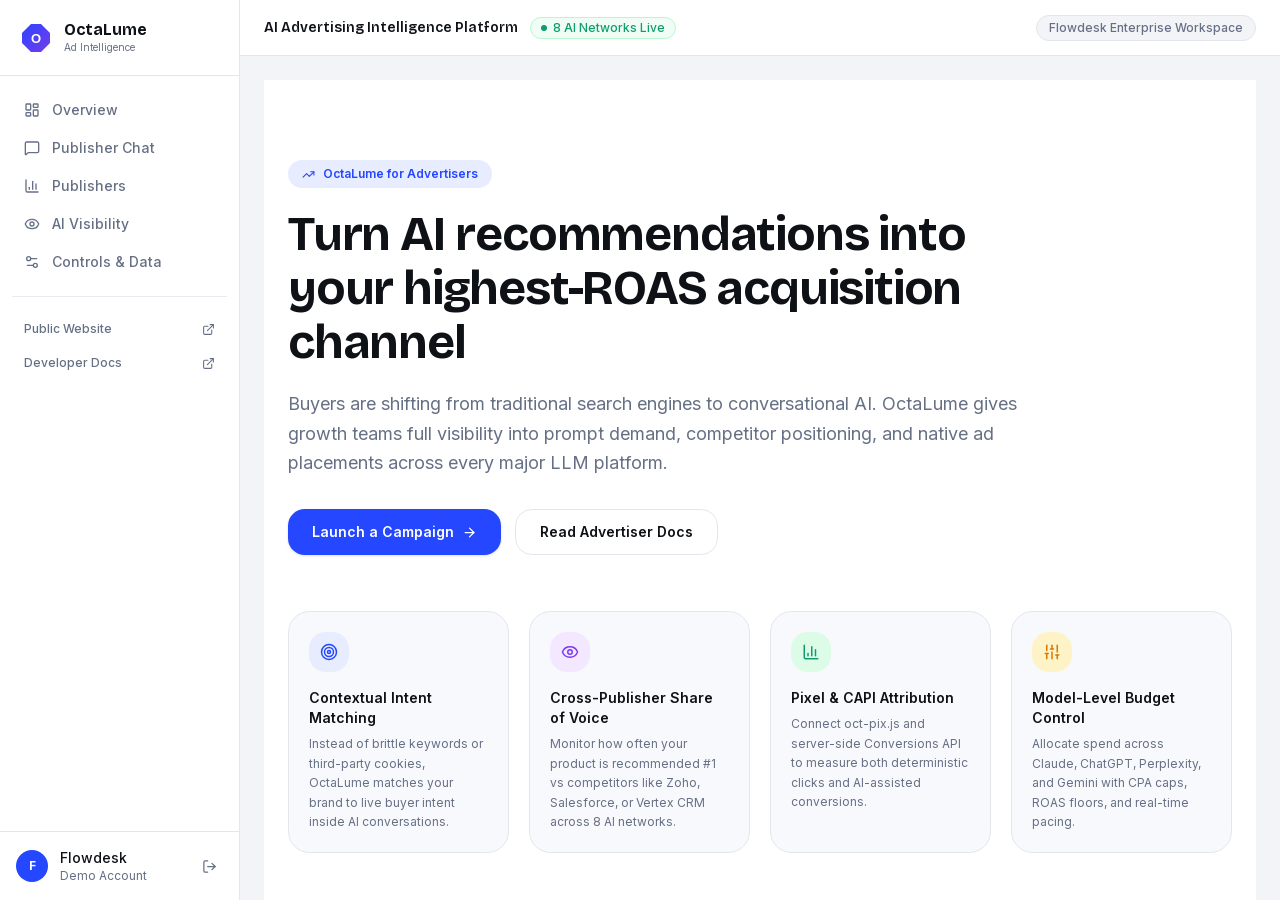
<file: advertisers.html>
<!DOCTYPE html><html lang="en" class="ec5Qua_variable _20uw4a_variable"><head><meta charSet="utf-8"/><meta name="viewport" content="width=device-width, initial-scale=1"/><link rel="preload" href="/_next/static/media/07c7676b89ed2778-s.p.2bn3s6zvc0dyp.woff2" as="font" crossorigin="" type="font/woff2"/><link rel="preload" href="/_next/static/media/8056169c9d560660-s.p.41rroleoq1br7.woff2" as="font" crossorigin="" type="font/woff2"/><link rel="stylesheet" href="/_next/static/chunks/27oqfqm22hxqg.css" data-precedence="next"/><link rel="preload" as="script" fetchPriority="low" href="/_next/static/chunks/310vm2bl3xxpt.js"/><script src="/_next/static/chunks/1wnov70f88xjy.js" async=""></script><script src="/_next/static/chunks/39_j1bdzreq0m.js" async=""></script><script src="/_next/static/chunks/33om2u2l1wmz7.js" async=""></script><script src="/_next/static/chunks/turbopack-2u1d16houkiyo.js" async=""></script><script src="/_next/static/chunks/3qfy96eoyh-ek.js" async=""></script><script src="/_next/static/chunks/3mwpa_w56igl7.js" async=""></script><script src="/_next/static/chunks/02lt5k87f5k-u.js" async=""></script><meta name="next-size-adjust" content=""/><title>OctaLume — AI Advertising Intelligence</title><meta name="description" content="AI-native advertising network and publisher intelligence platform"/><link rel="icon" href="/favicon.ico?favicon.117ezoe8m31dk.ico" sizes="48x48" type="image/x-icon"/><script src="/_next/static/chunks/0cz1d0mv5g_q7.js" noModule=""></script></head><body class="bg-[#f3f4f7] text-[#0e1116] antialiased"><div hidden=""><!--$--><!--/$--></div><div class="min-h-screen flex flex-col bg-[#f8f9fc] text-[#0e1116]"><header class="sticky top-0 z-40 bg-white/90 backdrop-blur-md border-b border-[#e3e6ec]"><div class="max-w-[1280px] mx-auto px-6 h-16 flex items-center justify-between"><a class="flex items-center gap-2.5" href="/"><svg width="30" height="30" viewBox="0 0 32 32" fill="none"><defs><linearGradient id="octaPubGrad" x1="0" y1="0" x2="32" y2="32" gradientUnits="userSpaceOnUse"><stop stop-color="#2447ff"></stop><stop offset="1" stop-color="#7c3aed"></stop></linearGradient></defs><polygon points="11,2 21,2 30,11 30,21 21,30 11,30 2,21 2,11" fill="url(#octaPubGrad)"></polygon><text x="16" y="21" text-anchor="middle" fill="white" font-size="13" font-weight="bold" font-family="sans-serif">O</text></svg><span class="font-bold text-lg text-[#0e1116] tracking-tight" style="font-family:var(--font-bricolage, sans-serif)">OctaLume</span><span class="hidden sm:inline-flex items-center gap-1 text-[11px] font-medium text-[#2447ff] bg-[#e8ecff] px-2 py-0.5 rounded-full">AI Ad Network</span></a><nav class="hidden md:flex items-center gap-1"><a class="px-4 py-2 rounded-lg text-sm font-medium transition-colors text-[#667085] hover:text-[#0e1116] hover:bg-[#f3f4f7]" href="/">Home</a><a class="px-4 py-2 rounded-lg text-sm font-medium transition-colors text-[#2447ff] bg-[#e8ecff]/70" href="/advertisers">Advertisers</a><a class="px-4 py-2 rounded-lg text-sm font-medium transition-colors text-[#667085] hover:text-[#0e1116] hover:bg-[#f3f4f7]" href="/ai-platforms">AI Platforms</a><a class="px-4 py-2 rounded-lg text-sm font-medium transition-colors text-[#667085] hover:text-[#0e1116] hover:bg-[#f3f4f7]" href="/docs">Docs</a></nav><div class="flex items-center gap-3"><a class="text-sm font-medium text-[#0e1116] hover:text-[#2447ff] px-3 py-2 transition-colors" href="/login">Sign In</a><a class="inline-flex items-center gap-1.5 bg-[#2447ff] text-white text-sm font-semibold px-4 py-2 rounded-xl hover:bg-blue-700 transition-colors shadow-sm" href="/login">Launch Console<svg xmlns="http://www.w3.org/2000/svg" width="14" height="14" viewBox="0 0 24 24" fill="none" stroke="currentColor" stroke-width="2" stroke-linecap="round" stroke-linejoin="round" class="lucide lucide-arrow-right" aria-hidden="true"><path d="M5 12h14"></path><path d="m12 5 7 7-7 7"></path></svg></a></div></div></header><main class="flex-1"><div class="pb-20 bg-[#f8f9fc] bg-[linear-gradient(to_right,#e3e6ec40_1px,transparent_1px),linear-gradient(to_bottom,#e3e6ec40_1px,transparent_1px)] [background-size:44px_44px]"><section class="bg-white/95 border-b border-[#e3e6ec]"><div class="max-w-[1280px] mx-auto px-6 py-16 md:py-20"><div class="max-w-3xl"><div class="inline-flex items-center gap-2 text-xs font-semibold text-[#2447ff] bg-[#e8ecff] px-3.5 py-1.5 rounded-full mb-5"><svg xmlns="http://www.w3.org/2000/svg" width="13" height="13" viewBox="0 0 24 24" fill="none" stroke="currentColor" stroke-width="2" stroke-linecap="round" stroke-linejoin="round" class="lucide lucide-trending-up" aria-hidden="true"><path d="M16 7h6v6"></path><path d="m22 7-8.5 8.5-5-5L2 17"></path></svg>OctaLume for Advertisers</div><h1 class="text-4xl sm:text-5xl font-bold text-[#0e1116] tracking-tight leading-[1.12]" style="font-family:var(--font-bricolage, sans-serif)">Turn AI recommendations into your highest-ROAS acquisition channel</h1><p class="text-base sm:text-lg text-[#667085] mt-5 leading-relaxed">Buyers are shifting from traditional search engines to conversational AI. OctaLume gives growth teams full visibility into prompt demand, competitor positioning, and native ad placements across every major LLM platform.</p><div class="flex flex-wrap gap-3.5 mt-8"><a class="inline-flex items-center gap-2 bg-[#2447ff] text-white text-sm font-semibold px-6 py-3 rounded-xl hover:bg-blue-700 transition-colors shadow-sm" href="/login">Launch a Campaign<svg xmlns="http://www.w3.org/2000/svg" width="15" height="15" viewBox="0 0 24 24" fill="none" stroke="currentColor" stroke-width="2" stroke-linecap="round" stroke-linejoin="round" class="lucide lucide-arrow-right" aria-hidden="true"><path d="M5 12h14"></path><path d="m12 5 7 7-7 7"></path></svg></a><a class="inline-flex items-center gap-2 bg-white text-[#0e1116] border border-[#e3e6ec] text-sm font-semibold px-6 py-3 rounded-xl hover:bg-[#f3f4f7] transition-colors" href="/docs?section=advertisers">Read Advertiser Docs</a></div></div><div class="grid grid-cols-1 sm:grid-cols-2 lg:grid-cols-4 gap-5 mt-14"><div class="bg-[#f8f9fc] border border-[#e3e6ec] rounded-2xl p-5 hover:border-[#2447ff]/40 transition-colors"><div class="w-10 h-10 rounded-xl flex items-center justify-center mb-4" style="background-color:#e8ecff;color:#2447ff"><svg xmlns="http://www.w3.org/2000/svg" width="18" height="18" viewBox="0 0 24 24" fill="none" stroke="currentColor" stroke-width="2" stroke-linecap="round" stroke-linejoin="round" class="lucide lucide-target" aria-hidden="true"><circle cx="12" cy="12" r="10"></circle><circle cx="12" cy="12" r="6"></circle><circle cx="12" cy="12" r="2"></circle></svg></div><h3 class="font-semibold text-[#0e1116] text-sm mb-1.5">Contextual Intent Matching</h3><p class="text-xs text-[#667085] leading-relaxed">Instead of brittle keywords or third-party cookies, OctaLume matches your brand to live buyer intent inside AI conversations.</p></div><div class="bg-[#f8f9fc] border border-[#e3e6ec] rounded-2xl p-5 hover:border-[#2447ff]/40 transition-colors"><div class="w-10 h-10 rounded-xl flex items-center justify-center mb-4" style="background-color:#f3e8ff;color:#7c3aed"><svg xmlns="http://www.w3.org/2000/svg" width="18" height="18" viewBox="0 0 24 24" fill="none" stroke="currentColor" stroke-width="2" stroke-linecap="round" stroke-linejoin="round" class="lucide lucide-eye" aria-hidden="true"><path d="M2.062 12.348a1 1 0 0 1 0-.696 10.75 10.75 0 0 1 19.876 0 1 1 0 0 1 0 .696 10.75 10.75 0 0 1-19.876 0"></path><circle cx="12" cy="12" r="3"></circle></svg></div><h3 class="font-semibold text-[#0e1116] text-sm mb-1.5">Cross-Publisher Share of Voice</h3><p class="text-xs text-[#667085] leading-relaxed">Monitor how often your product is recommended #1 vs competitors like Zoho, Salesforce, or Vertex CRM across 8 AI networks.</p></div><div class="bg-[#f8f9fc] border border-[#e3e6ec] rounded-2xl p-5 hover:border-[#2447ff]/40 transition-colors"><div class="w-10 h-10 rounded-xl flex items-center justify-center mb-4" style="background-color:#dcfce7;color:#0f9d6e"><svg xmlns="http://www.w3.org/2000/svg" width="18" height="18" viewBox="0 0 24 24" fill="none" stroke="currentColor" stroke-width="2" stroke-linecap="round" stroke-linejoin="round" class="lucide lucide-chart-column lucide-bar-chart-3" aria-hidden="true"><path d="M3 3v16a2 2 0 0 0 2 2h16"></path><path d="M18 17V9"></path><path d="M13 17V5"></path><path d="M8 17v-3"></path></svg></div><h3 class="font-semibold text-[#0e1116] text-sm mb-1.5">Pixel &amp; CAPI Attribution</h3><p class="text-xs text-[#667085] leading-relaxed">Connect oct-pix.js and server-side Conversions API to measure both deterministic clicks and AI-assisted conversions.</p></div><div class="bg-[#f8f9fc] border border-[#e3e6ec] rounded-2xl p-5 hover:border-[#2447ff]/40 transition-colors"><div class="w-10 h-10 rounded-xl flex items-center justify-center mb-4" style="background-color:#fef3c7;color:#d97706"><svg xmlns="http://www.w3.org/2000/svg" width="18" height="18" viewBox="0 0 24 24" fill="none" stroke="currentColor" stroke-width="2" stroke-linecap="round" stroke-linejoin="round" class="lucide lucide-sliders-vertical lucide-sliders" aria-hidden="true"><path d="M10 8h4"></path><path d="M12 21v-9"></path><path d="M12 8V3"></path><path d="M17 16h4"></path><path d="M19 12V3"></path><path d="M19 21v-5"></path><path d="M3 14h4"></path><path d="M5 10V3"></path><path d="M5 21v-7"></path></svg></div><h3 class="font-semibold text-[#0e1116] text-sm mb-1.5">Model-Level Budget Control</h3><p class="text-xs text-[#667085] leading-relaxed">Allocate spend across Claude, ChatGPT, Perplexity, and Gemini with CPA caps, ROAS floors, and real-time pacing.</p></div></div></div></section><section class="max-w-[1280px] mx-auto px-6 pt-16 pb-10"><div style="transition-delay:0ms" class="transition-all duration-700 ease-out opacity-0 translate-y-6 "><div class="bg-white/95 border border-[#e3e6ec] rounded-3xl p-6 sm:p-10 shadow-sm"><div class="flex flex-col sm:flex-row sm:items-end justify-between gap-4 mb-10"><div><div class="text-xs font-semibold text-[#667085] uppercase tracking-wider mb-1.5">How it works</div><h2 class="text-3xl sm:text-4xl font-bold text-[#0e1116] tracking-tight" style="font-family:var(--font-bricolage, sans-serif)">In 3 steps</h2></div></div><div class="grid grid-cols-1 lg:grid-cols-12 gap-8 items-center"><div class="lg:col-span-5 relative pl-2"><div class="absolute left-[19px] top-4 bottom-8 w-0.5 bg-[#e3e6ec]"></div><div class="space-y-6 relative"><button class="w-full text-left flex items-start gap-4 group focus:outline-none"><div class="w-8 h-8 rounded-full flex items-center justify-center text-xs font-bold flex-shrink-0 transition-all duration-300 z-10 bg-[#0e1116] text-white scale-110 shadow-sm">1</div><div class="pt-0.5"><div class="text-xl font-bold transition-colors text-[#0e1116]" style="font-family:var(--font-bricolage, sans-serif)"><span class="underline decoration-2 underline-offset-4">Create.</span> <span class="font-normal text-[#667085] text-lg">Define buyer intent, not brittle keywords.</span></div><div class="overflow-hidden transition-all duration-500 max-h-40 opacity-100 mt-3"><ul class="space-y-1.5"><li class="flex items-start gap-2 text-xs text-[#667085]"><svg xmlns="http://www.w3.org/2000/svg" width="13" height="13" viewBox="0 0 24 24" fill="none" stroke="currentColor" stroke-width="2" stroke-linecap="round" stroke-linejoin="round" class="lucide lucide-check text-[#0f9d6e] mt-0.5 flex-shrink-0" aria-hidden="true"><path d="M20 6 9 17l-5-5"></path></svg><span>Target real-time commercial prompts across 8+ AI platforms</span></li><li class="flex items-start gap-2 text-xs text-[#667085]"><svg xmlns="http://www.w3.org/2000/svg" width="13" height="13" viewBox="0 0 24 24" fill="none" stroke="currentColor" stroke-width="2" stroke-linecap="round" stroke-linejoin="round" class="lucide lucide-check text-[#0f9d6e] mt-0.5 flex-shrink-0" aria-hidden="true"><path d="M20 6 9 17l-5-5"></path></svg><span>Set CPM or CPA bids with automated spend guardrails</span></li><li class="flex items-start gap-2 text-xs text-[#667085]"><svg xmlns="http://www.w3.org/2000/svg" width="13" height="13" viewBox="0 0 24 24" fill="none" stroke="currentColor" stroke-width="2" stroke-linecap="round" stroke-linejoin="round" class="lucide lucide-check text-[#0f9d6e] mt-0.5 flex-shrink-0" aria-hidden="true"><path d="M20 6 9 17l-5-5"></path></svg><span>Preview native sponsored cards before going live</span></li></ul></div></div></button><button class="w-full text-left flex items-start gap-4 group focus:outline-none"><div class="w-8 h-8 rounded-full flex items-center justify-center text-xs font-bold flex-shrink-0 transition-all duration-300 z-10 bg-white border border-[#e3e6ec] text-[#667085] group-hover:border-[#0e1116]">2</div><div class="pt-0.5"><div class="text-xl font-bold transition-colors text-[#667085]/70 group-hover:text-[#0e1116]" style="font-family:var(--font-bricolage, sans-serif)"><span class="">Launch.</span> </div><div class="overflow-hidden transition-all duration-500 max-h-0 opacity-0"><ul class="space-y-1.5"><li class="flex items-start gap-2 text-xs text-[#667085]"><svg xmlns="http://www.w3.org/2000/svg" width="13" height="13" viewBox="0 0 24 24" fill="none" stroke="currentColor" stroke-width="2" stroke-linecap="round" stroke-linejoin="round" class="lucide lucide-check text-[#0f9d6e] mt-0.5 flex-shrink-0" aria-hidden="true"><path d="M20 6 9 17l-5-5"></path></svg><span>Smart contextual matching without disrupting LLM flow</span></li><li class="flex items-start gap-2 text-xs text-[#667085]"><svg xmlns="http://www.w3.org/2000/svg" width="13" height="13" viewBox="0 0 24 24" fill="none" stroke="currentColor" stroke-width="2" stroke-linecap="round" stroke-linejoin="round" class="lucide lucide-check text-[#0f9d6e] mt-0.5 flex-shrink-0" aria-hidden="true"><path d="M20 6 9 17l-5-5"></path></svg><span>Clearly labeled Sponsored cards that earn user trust</span></li><li class="flex items-start gap-2 text-xs text-[#667085]"><svg xmlns="http://www.w3.org/2000/svg" width="13" height="13" viewBox="0 0 24 24" fill="none" stroke="currentColor" stroke-width="2" stroke-linecap="round" stroke-linejoin="round" class="lucide lucide-check text-[#0f9d6e] mt-0.5 flex-shrink-0" aria-hidden="true"><path d="M20 6 9 17l-5-5"></path></svg><span>Instant pacing across Claude, ChatGPT, Perplexity &amp; Gemini</span></li></ul></div></div></button><button class="w-full text-left flex items-start gap-4 group focus:outline-none"><div class="w-8 h-8 rounded-full flex items-center justify-center text-xs font-bold flex-shrink-0 transition-all duration-300 z-10 bg-white border border-[#e3e6ec] text-[#667085] group-hover:border-[#0e1116]">3</div><div class="pt-0.5"><div class="text-xl font-bold transition-colors text-[#667085]/70 group-hover:text-[#0e1116]" style="font-family:var(--font-bricolage, sans-serif)"><span class="">Track.</span> </div><div class="overflow-hidden transition-all duration-500 max-h-0 opacity-0"><ul class="space-y-1.5"><li class="flex items-start gap-2 text-xs text-[#667085]"><svg xmlns="http://www.w3.org/2000/svg" width="13" height="13" viewBox="0 0 24 24" fill="none" stroke="currentColor" stroke-width="2" stroke-linecap="round" stroke-linejoin="round" class="lucide lucide-check text-[#0f9d6e] mt-0.5 flex-shrink-0" aria-hidden="true"><path d="M20 6 9 17l-5-5"></path></svg><span>Install our pixel (oct-pix.js), CAPI, and enhanced events</span></li><li class="flex items-start gap-2 text-xs text-[#667085]"><svg xmlns="http://www.w3.org/2000/svg" width="13" height="13" viewBox="0 0 24 24" fill="none" stroke="currentColor" stroke-width="2" stroke-linecap="round" stroke-linejoin="round" class="lucide lucide-check text-[#0f9d6e] mt-0.5 flex-shrink-0" aria-hidden="true"><path d="M20 6 9 17l-5-5"></path></svg><span>Works with Stripe, Shopify, HubSpot + 30 more</span></li><li class="flex items-start gap-2 text-xs text-[#667085]"><svg xmlns="http://www.w3.org/2000/svg" width="13" height="13" viewBox="0 0 24 24" fill="none" stroke="currentColor" stroke-width="2" stroke-linecap="round" stroke-linejoin="round" class="lucide lucide-check text-[#0f9d6e] mt-0.5 flex-shrink-0" aria-hidden="true"><path d="M20 6 9 17l-5-5"></path></svg><span>Real-time deterministic &amp; AI-assisted conversion tracking</span></li></ul></div></div></button></div></div><div class="lg:col-span-7"><div class="bg-[#f8f9fc] border border-[#e3e6ec] rounded-2xl p-5 sm:p-6 shadow-inner min-h-[340px] flex flex-col justify-between transition-all duration-500"><div class="bg-white border border-[#e3e6ec] rounded-xl p-5 shadow-2xs space-y-4 animate-in fade-in duration-300"><div class="flex items-center justify-between"><span class="text-sm font-bold text-[#0e1116]">Smart Intent Targeting</span><span class="text-[11px] font-semibold bg-[#e8ecff] text-[#2447ff] px-2.5 py-0.5 rounded-full">Step 1 · Create</span></div><div class="p-3.5 rounded-xl bg-[#f8f9fc] border border-[#e3e6ec] space-y-2"><div class="text-[11px] font-semibold text-[#667085] uppercase">Target Buyer Prompt Cluster</div><div class="text-xs font-medium text-[#0e1116]">“Best CRM for a 20-person B2B sales team with automated follow-ups”</div></div><div class="grid grid-cols-3 gap-3 text-center"><div class="p-3 rounded-xl border border-[#e3e6ec]"><div class="text-[11px] text-[#667085]">Bid Model</div><div class="text-sm font-bold text-[#0e1116] mt-0.5">CPA ($34)</div></div><div class="p-3 rounded-xl border border-[#e3e6ec]"><div class="text-[11px] text-[#667085]">Networks</div><div class="text-sm font-bold text-[#2447ff] mt-0.5">8 AI Apps</div></div><div class="p-3 rounded-xl border border-[#e3e6ec]"><div class="text-[11px] text-[#667085]">Match Score</div><div class="text-sm font-bold text-[#0f9d6e] mt-0.5">96%</div></div></div></div></div></div></div></div></div></section><section class="max-w-[1280px] mx-auto px-6 py-10"><div style="transition-delay:80ms" class="transition-all duration-700 ease-out opacity-0 translate-y-6 "><div class="bg-white border border-[#e3e6ec] rounded-3xl p-6 sm:p-10 shadow-sm max-w-4xl mx-auto"><div class="flex flex-col sm:flex-row sm:items-center justify-between gap-3 mb-8"><div><h3 class="text-xl sm:text-2xl font-bold text-[#0e1116]" style="font-family:var(--font-bricolage, sans-serif)">The OctaLume Impact</h3><p class="text-xs sm:text-sm text-[#667085]">See the difference before and after integrating OctaLume</p></div></div><div class="grid grid-cols-1 md:grid-cols-2 gap-6 items-stretch relative"><div class="hidden md:block absolute left-1/2 top-4 bottom-4 w-px bg-[#e3e6ec]"></div><div class="flex flex-col items-center"><div class="flex items-center gap-2 text-sm font-medium text-[#667085] mb-3"><span>Without</span><span class="font-bold text-[#98a2b3]" style="font-family:var(--font-bricolage, sans-serif)">OctaLume</span></div><div class="w-full rounded-2xl bg-[#f8f9fa] border border-[#e3e6ec]/70 py-10 px-6 text-center"><div class="text-xs font-medium text-[#667085] mb-2">AI Share of Voice</div><div class="text-4xl sm:text-5xl font-bold text-[#98a2b3] tracking-tight" style="font-family:var(--font-bricolage, sans-serif)">0%</div><div class="mt-3 inline-block text-[11px] font-medium text-[#98a2b3]">Invisible in buyer prompts</div></div></div><div class="flex flex-col items-center"><div class="flex items-center gap-2 text-sm font-medium text-[#667085] mb-3"><span>With</span><span class="font-bold text-[#0e1116]" style="font-family:var(--font-bricolage, sans-serif)">OctaLume</span></div><div class="w-full rounded-2xl bg-[#ecfdf5]/80 border border-[#0f9d6e]/25 py-10 px-6 text-center transition-all"><div class="text-xs font-medium text-[#667085] mb-2">Blended ROAS</div><div class="text-4xl sm:text-5xl font-bold text-[#0f9d6e] tracking-tight" style="font-family:var(--font-bricolage, sans-serif)">4.6×</div><div class="mt-3"><span class="inline-block text-[11px] font-semibold text-[#0f9d6e] bg-[#d1fae5] px-3 py-0.5 rounded-full">CPA + CPM</span></div></div></div></div><div class="text-right text-[11px] text-[#667085] mt-3">Example data</div></div></div></section><section class="max-w-[1280px] mx-auto px-6 pt-10"><div style="transition-delay:100ms" class="transition-all duration-700 ease-out opacity-0 translate-y-6 "><div class="bg-white border border-[#e3e6ec] rounded-3xl p-6 sm:p-8 shadow-sm"><div class="flex flex-col md:flex-row md:items-end justify-between gap-4 mb-6"><div><div class="inline-flex items-center gap-1.5 text-xs font-semibold text-[#7c3aed] bg-[#f3e8ff] px-3 py-1 rounded-full mb-2.5"><svg xmlns="http://www.w3.org/2000/svg" width="12" height="12" viewBox="0 0 24 24" fill="none" stroke="currentColor" stroke-width="2" stroke-linecap="round" stroke-linejoin="round" class="lucide lucide-sparkles lucide-stars" aria-hidden="true"><path d="M11.017 2.814a1 1 0 0 1 1.966 0l1.051 5.558a2 2 0 0 0 1.594 1.594l5.558 1.051a1 1 0 0 1 0 1.966l-5.558 1.051a2 2 0 0 0-1.594 1.594l-1.051 5.558a1 1 0 0 1-1.966 0l-1.051-5.558a2 2 0 0 0-1.594-1.594l-5.558-1.051a1 1 0 0 1 0-1.966l5.558-1.051a2 2 0 0 0 1.594-1.594z"></path><path d="M20 2v4"></path><path d="M22 4h-4"></path><circle cx="4" cy="20" r="2"></circle></svg>Live Advertiser Intelligence</div><h2 class="text-2xl sm:text-3xl font-bold text-[#0e1116]" style="font-family:var(--font-bricolage, sans-serif)">AI Visibility Intelligence Copilot</h2><p class="text-sm text-[#667085] mt-1.5 max-w-2xl">Before you spend a dollar, query our visibility engine to inspect how often buyer keywords like “CRM” appear across AI publishers, benchmark competitor share of voice, and get tactical recommendations to outrank rival brands.</p></div><div class="flex items-center gap-2 text-xs text-[#0f9d6e] bg-green-50 border border-green-200 px-3 py-1.5 rounded-full font-medium self-start md:self-auto"><svg xmlns="http://www.w3.org/2000/svg" width="14" height="14" viewBox="0 0 24 24" fill="none" stroke="currentColor" stroke-width="2" stroke-linecap="round" stroke-linejoin="round" class="lucide lucide-shield-check" aria-hidden="true"><path d="M20 13c0 5-3.5 7.5-7.66 8.95a1 1 0 0 1-.67-.01C7.5 20.5 4 18 4 13V6a1 1 0 0 1 1-1c2 0 4.5-1.2 6.24-2.72a1.17 1.17 0 0 1 1.52 0C14.51 3.81 17 5 19 5a1 1 0 0 1 1 1z"></path><path d="m9 12 2 2 4-4"></path></svg>8 AI Publishers Monitored</div></div><div class="max-w-[1200px] mx-auto space-y-5 pb-4 h-[660px] flex flex-col"><div class="flex-shrink-0"><div class="text-xs font-semibold text-[#667085] mb-2 uppercase tracking-wider flex items-center gap-1.5"><svg xmlns="http://www.w3.org/2000/svg" width="13" height="13" viewBox="0 0 24 24" fill="none" stroke="currentColor" stroke-width="2" stroke-linecap="round" stroke-linejoin="round" class="lucide lucide-sparkles lucide-stars text-[#2447ff]" aria-hidden="true"><path d="M11.017 2.814a1 1 0 0 1 1.966 0l1.051 5.558a2 2 0 0 0 1.594 1.594l5.558 1.051a1 1 0 0 1 0 1.966l-5.558 1.051a2 2 0 0 0-1.594 1.594l-1.051 5.558a1 1 0 0 1-1.966 0l-1.051-5.558a2 2 0 0 0-1.594-1.594l-5.558-1.051a1 1 0 0 1 0-1.966l5.558-1.051a2 2 0 0 0 1.594-1.594z"></path><path d="M20 2v4"></path><path d="M22 4h-4"></path><circle cx="4" cy="20" r="2"></circle></svg>Suggested Intelligence Queries:</div><div class="flex gap-2 flex-wrap"><button class="text-xs px-3.5 py-1.5 rounded-full bg-white border border-[#e3e6ec] text-[#0e1116] hover:border-[#2447ff] hover:text-[#2447ff] hover:bg-[#e8ecff]/50 font-medium transition-all shadow-2xs flex items-center gap-1.5"><svg xmlns="http://www.w3.org/2000/svg" width="11" height="11" viewBox="0 0 24 24" fill="none" stroke="currentColor" stroke-width="2" stroke-linecap="round" stroke-linejoin="round" class="lucide lucide-search text-[#2447ff]" aria-hidden="true"><path d="m21 21-4.34-4.34"></path><circle cx="11" cy="11" r="8"></circle></svg>Give search analytics for keyword &quot;CRM&quot;</button><button class="text-xs px-3.5 py-1.5 rounded-full bg-white border border-[#e3e6ec] text-[#0e1116] hover:border-[#2447ff] hover:text-[#2447ff] hover:bg-[#e8ecff]/50 font-medium transition-all shadow-2xs flex items-center gap-1.5"><svg xmlns="http://www.w3.org/2000/svg" width="11" height="11" viewBox="0 0 24 24" fill="none" stroke="currentColor" stroke-width="2" stroke-linecap="round" stroke-linejoin="round" class="lucide lucide-search text-[#2447ff]" aria-hidden="true"><path d="m21 21-4.34-4.34"></path><circle cx="11" cy="11" r="8"></circle></svg>How to improve ad visibility over the competitors?</button><button class="text-xs px-3.5 py-1.5 rounded-full bg-white border border-[#e3e6ec] text-[#0e1116] hover:border-[#2447ff] hover:text-[#2447ff] hover:bg-[#e8ecff]/50 font-medium transition-all shadow-2xs flex items-center gap-1.5"><svg xmlns="http://www.w3.org/2000/svg" width="11" height="11" viewBox="0 0 24 24" fill="none" stroke="currentColor" stroke-width="2" stroke-linecap="round" stroke-linejoin="round" class="lucide lucide-search text-[#2447ff]" aria-hidden="true"><path d="m21 21-4.34-4.34"></path><circle cx="11" cy="11" r="8"></circle></svg>Compare Flowdesk vs Vertex CRM visibility in buyer prompts</button><button class="text-xs px-3.5 py-1.5 rounded-full bg-white border border-[#e3e6ec] text-[#0e1116] hover:border-[#2447ff] hover:text-[#2447ff] hover:bg-[#e8ecff]/50 font-medium transition-all shadow-2xs flex items-center gap-1.5"><svg xmlns="http://www.w3.org/2000/svg" width="11" height="11" viewBox="0 0 24 24" fill="none" stroke="currentColor" stroke-width="2" stroke-linecap="round" stroke-linejoin="round" class="lucide lucide-search text-[#2447ff]" aria-hidden="true"><path d="m21 21-4.34-4.34"></path><circle cx="11" cy="11" r="8"></circle></svg>Which AI publisher generates the highest quality CRM leads?</button></div></div><div class="flex-1 bg-white border border-[#e3e6ec] rounded-2xl overflow-hidden shadow-sm flex flex-col min-h-0"><div class="flex-1 overflow-y-auto p-5 sm:p-6 space-y-6"><div class="flex gap-3.5 justify-start"><div class="w-8 h-8 rounded-xl bg-gradient-to-tr from-[#2447ff] to-[#7c3aed] flex items-center justify-center text-white flex-shrink-0 shadow-sm mt-0.5"><svg xmlns="http://www.w3.org/2000/svg" width="16" height="16" viewBox="0 0 24 24" fill="none" stroke="currentColor" stroke-width="2" stroke-linecap="round" stroke-linejoin="round" class="lucide lucide-bot" aria-hidden="true"><path d="M12 8V4H8"></path><rect width="16" height="12" x="4" y="8" rx="2"></rect><path d="M2 14h2"></path><path d="M20 14h2"></path><path d="M15 13v2"></path><path d="M9 13v2"></path></svg></div><div class="max-w-[92%] sm:max-w-[85%] space-y-2 items-start"><div class="rounded-2xl p-4 sm:p-5 text-sm leading-relaxed bg-[#f8f9fb] border border-[#e3e6ec] text-[#0e1116] rounded-tl-xs shadow-2xs"><div class="whitespace-pre-wrap">Welcome to **OctaLume AI Visibility Intelligence**. I continuously monitor buyer prompts, keyword prevalence, and competitor positioning across 8 major AI publishers (ChatGPT, Claude, Gemini, Perplexity, Copilot, Grok, Meta AI).

Ask any question about keyword search analytics, competitor share of voice, or how to outrank rival CRMs in AI-generated recommendations.</div></div><div class="flex items-center gap-2 px-1 text-[11px] text-[#667085]"><span>Just now</span><span>·</span><button class="hover:text-[#0e1116] flex items-center gap-1 transition-colors"><svg xmlns="http://www.w3.org/2000/svg" width="11" height="11" viewBox="0 0 24 24" fill="none" stroke="currentColor" stroke-width="2" stroke-linecap="round" stroke-linejoin="round" class="lucide lucide-copy" aria-hidden="true"><rect width="14" height="14" x="8" y="8" rx="2" ry="2"></rect><path d="M4 16c-1.1 0-2-.9-2-2V4c0-1.1.9-2 2-2h10c1.1 0 2 .9 2 2"></path></svg>Copy</button></div></div></div></div><div class="p-4 border-t border-[#e3e6ec] bg-[#fafafa]"><form class="flex items-center gap-2"><input type="text" placeholder="Ask about keyword analytics, competitor visibility, prompt share of voice (e.g. Give search analytics for keyword &quot;CRM&quot;)..." class="flex-1 bg-white border border-[#e3e6ec] rounded-xl px-4 py-3 text-sm text-[#0e1116] placeholder:text-[#667085]/70 focus:outline-none focus:border-[#2447ff] focus:ring-1 focus:ring-[#2447ff] shadow-2xs" value=""/><button type="submit" disabled="" class="bg-[#2447ff] text-white p-3 rounded-xl hover:bg-blue-700 transition-colors disabled:opacity-50 disabled:cursor-not-allowed shadow-sm flex-shrink-0"><svg xmlns="http://www.w3.org/2000/svg" width="16" height="16" viewBox="0 0 24 24" fill="none" stroke="currentColor" stroke-width="2" stroke-linecap="round" stroke-linejoin="round" class="lucide lucide-send" aria-hidden="true"><path d="M14.536 21.686a.5.5 0 0 0 .937-.024l6.5-19a.496.496 0 0 0-.635-.635l-19 6.5a.5.5 0 0 0-.024.937l7.93 3.18a2 2 0 0 1 1.112 1.11z"></path><path d="m21.854 2.147-10.94 10.939"></path></svg></button></form><div class="flex items-center justify-between text-[11px] text-[#667085] mt-2 px-1"><span>OctaLume AI Visibility Engine · Model: llama-3.3-70b-versatile via Groq</span><span>Real-time Prompt Intelligence</span></div></div></div></div></div></div></section></div><!--$--><!--/$--></main><footer class="border-t border-[#e3e6ec] bg-white"><div class="max-w-[1280px] mx-auto px-6 py-10 flex flex-col md:flex-row items-start md:items-center justify-between gap-6"><div class="flex items-center gap-3"><svg width="26" height="26" viewBox="0 0 32 32" fill="none"><defs><linearGradient id="octaFootGrad" x1="0" y1="0" x2="32" y2="32" gradientUnits="userSpaceOnUse"><stop stop-color="#2447ff"></stop><stop offset="1" stop-color="#7c3aed"></stop></linearGradient></defs><polygon points="11,2 21,2 30,11 30,21 21,30 11,30 2,21 2,11" fill="url(#octaFootGrad)"></polygon><text x="16" y="21" text-anchor="middle" fill="white" font-size="13" font-weight="bold" font-family="sans-serif">O</text></svg><div><div class="font-bold text-sm text-[#0e1116]" style="font-family:var(--font-bricolage, sans-serif)">OctaLume</div><div class="text-xs text-[#667085]">AI-Native Advertising &amp; Monetization Network</div></div></div><div class="flex flex-wrap items-center gap-6 text-xs font-medium text-[#667085]"><a class="hover:text-[#0e1116] transition-colors" href="/">Home</a><a class="hover:text-[#0e1116] transition-colors" href="/advertisers">Advertisers</a><a class="hover:text-[#0e1116] transition-colors" href="/ai-platforms">AI Platforms</a><a class="hover:text-[#0e1116] transition-colors" href="/docs">Publisher Docs</a><a class="hover:text-[#0e1116] transition-colors" href="/docs?section=advertisers">Advertiser Docs</a><a class="text-[#2447ff] hover:underline" href="/login">Sign In</a></div><div class="text-xs text-[#667085]">© <!-- -->2026<!-- --> OctaLume Inc.</div></div></footer></div><script id="_R_">(globalThis["TURBOPACK"] || (globalThis["TURBOPACK"] = [])).push({"otherChunks":["static/chunks/310vm2bl3xxpt.js","static/chunks/1wnov70f88xjy.js","static/chunks/39_j1bdzreq0m.js","static/chunks/33om2u2l1wmz7.js"],"runtimeModuleIds":[94553]});</script><script src="/_next/static/chunks/310vm2bl3xxpt.js" async=""></script><script>(self.__next_f=self.__next_f||[]).push([0])</script><script>self.__next_f.push([1,"1:\"$Sreact.fragment\"\n2:\"/_next/static/chunks/3qfy96eoyh-ek.js\"\n3:\"/_next/static/chunks/3mwpa_w56igl7.js\"\n4:I[99765,[\"$2\",\"$3\"],\"default\"]\n5:I[39756,[\"$2\",\"$3\"],\"default\"]\n6:I[37457,[\"$2\",\"$3\"],\"default\"]\na:I[47257,[\"$2\",\"$3\"],\"ClientPageRoot\"]\nb:\"/_next/static/chunks/02lt5k87f5k-u.js\"\nc:I[64101,[\"$2\",\"$3\",\"$b\"],\"default\"]\nf:I[97367,[\"$2\",\"$3\"],\"OutletBoundary\"]\n10:\"$Sreact.suspense\"\n12:\"ViewportBoundary\"\n13:I[97367,[\"$2\",\"$3\"],\"$12\"]\n15:\"MetadataBoundary\"\n16:I[97367,[\"$2\",\"$3\"],\"$15\"]\n18:I[68027,[\"$2\",\"$3\"],\"default\",1]\n:HL[\"/_next/static/chunks/27oqfqm22hxqg.css\",\"style\"]\n:HL[\"/_next/static/media/07c7676b89ed2778-s.p.2bn3s6zvc0dyp.woff2\",\"font\",{\"crossOrigin\":\"\",\"type\":\"font/woff2\"}]\n:HL[\"/_next/static/media/8056169c9d560660-s.p.41rroleoq1br7.woff2\",\"font\",{\"crossOrigin\":\"\",\"type\":\"font/woff2\"}]\n8:X\n9:[[\"children\",{\"s\":\"__PAGE__\",\"h\":512,\"d\":{\"r\":[\"$\",\"$1\",\"c\",{\"children\":[[\"$\",\"$La\",null,{\"Component\":\"$c\",\"serverProvidedParams\":{\"searchParams\":{},\"params\":{},\"promises\":[\"$@d\",\"$@e\"]}}],[[\"$\",\"script\",\"script-0\",{\"src\":\"/_next/static/chunks/02lt5k87f5k-u.js\",\"async\":true,\"nonce\":\"$undefined\"}]],[\"$\",\"$Lf\",null,{\"children\":[\"$\",\"$10\",null,{\"name\":\"Next.MetadataOutlet\",\"children\":\"$@11\"}]}]]}],\"p\":false,\"v\":null}}]]\n7:[[\"children\",{\"s\":\"advertisers\",\"h\":512,\"d\":{\"r\":[\"$\",\"$1\",\"c\",{\"children\":[null,[\"$\",\"$L5\",null,{\"parallelRouterKey\":\"children\",\"error\":\"$undefined\",\"errorStyles\":\"$undefined\",\"errorScripts\":\"$undefined\",\"template\":[\"$\",\"$L6\",null,{}],\"templateStyles\":\"$undefined\",\"templateScripts\":\"$undefined\",\"notFound\":\"$undefined\",\"forbidden\":\"$undefined\",\"unauthorized\":\"$undefined\"}]]}],\"p\":false,\"v\":\"$8\"},\"c\":\"$Q9\"}]]\n"])</script><script>self.__next_f.push([1,"0:{\"P\":null,\"c\":[\"\",\"advertisers\"],\"q\":\"\",\"i\":false,\"t\":{\"t\":{\"s\":\"\",\"h\":528,\"d\":{\"r\":[\"$\",\"$1\",\"c\",{\"children\":[[[\"$\",\"link\",\"0\",{\"rel\":\"stylesheet\",\"href\":\"/_next/static/chunks/27oqfqm22hxqg.css\",\"precedence\":\"next\",\"crossOrigin\":\"$undefined\",\"nonce\":\"$undefined\"}],[\"$\",\"script\",\"script-0\",{\"src\":\"/_next/static/chunks/3qfy96eoyh-ek.js\",\"async\":true,\"nonce\":\"$undefined\"}],[\"$\",\"script\",\"script-1\",{\"src\":\"/_next/static/chunks/3mwpa_w56igl7.js\",\"async\":true,\"nonce\":\"$undefined\"}]],[\"$\",\"html\",null,{\"lang\":\"en\",\"className\":\"ec5Qua_variable _20uw4a_variable\",\"children\":[\"$\",\"body\",null,{\"className\":\"bg-[#f3f4f7] text-[#0e1116] antialiased\",\"children\":[\"$\",\"$L4\",null,{\"children\":[\"$\",\"$L5\",null,{\"parallelRouterKey\":\"children\",\"error\":\"$undefined\",\"errorStyles\":\"$undefined\",\"errorScripts\":\"$undefined\",\"template\":[\"$\",\"$L6\",null,{}],\"templateStyles\":\"$undefined\",\"templateScripts\":\"$undefined\",\"notFound\":[[[\"$\",\"title\",null,{\"children\":\"404: This page could not be found.\"}],[\"$\",\"div\",null,{\"style\":{\"fontFamily\":\"system-ui,\\\"Segoe UI\\\",Roboto,Helvetica,Arial,sans-serif,\\\"Apple Color Emoji\\\",\\\"Segoe UI Emoji\\\"\",\"height\":\"100vh\",\"textAlign\":\"center\",\"display\":\"flex\",\"flexDirection\":\"column\",\"alignItems\":\"center\",\"justifyContent\":\"center\"},\"children\":[\"$\",\"div\",null,{\"children\":[[\"$\",\"style\",null,{\"dangerouslySetInnerHTML\":{\"__html\":\"body{color:#000;background:#fff;margin:0}.next-error-h1{border-right:1px solid rgba(0,0,0,.3)}@media (prefers-color-scheme:dark){body{color:#fff;background:#000}.next-error-h1{border-right:1px solid rgba(255,255,255,.3)}}\"}}],[\"$\",\"h1\",null,{\"className\":\"next-error-h1\",\"style\":{\"display\":\"inline-block\",\"margin\":\"0 20px 0 0\",\"padding\":\"0 23px 0 0\",\"fontSize\":24,\"fontWeight\":500,\"verticalAlign\":\"top\",\"lineHeight\":\"49px\"},\"children\":404}],[\"$\",\"div\",null,{\"style\":{\"display\":\"inline-block\"},\"children\":[\"$\",\"h2\",null,{\"style\":{\"fontSize\":14,\"fontWeight\":400,\"lineHeight\":\"49px\",\"margin\":0},\"children\":\"This page could not be found.\"}]}]]}]}]],[]],\"forbidden\":\"$undefined\",\"unauthorized\":\"$undefined\"}]}]}]}]]}],\"p\":false,\"v\":null},\"c\":\"$Q7\"},\"h\":{\"r\":[\"$\",\"$1\",\"h\",{\"children\":[null,[\"$\",\"$L13\",null,{\"children\":\"$L14\"}],[\"$\",\"$L16\",null,{\"children\":[[\"$\",\"div\",null,{\"hidden\":true,\"children\":[\"$\",\"$10\",null,{\"name\":\"Next.Metadata\",\"children\":\"$L17\"}]}],null]}],[\"$\",\"meta\",null,{\"name\":\"next-size-adjust\",\"content\":\"\"}]]}],\"p\":false,\"v\":null}},\"m\":\"$undefined\",\"G\":[\"$18\",[[\"$\",\"link\",\"0\",{\"rel\":\"stylesheet\",\"href\":\"/_next/static/chunks/27oqfqm22hxqg.css\",\"precedence\":\"next\",\"crossOrigin\":\"$undefined\",\"nonce\":\"$undefined\"}]]],\"S\":true,\"r\":\"$undefined\",\"s\":\"$undefined\",\"a\":\"$undefined\",\"l\":\"$undefined\",\"p\":\"$undefined\",\"d\":\"$undefined\",\"b\":\"7_wS25V5G71hnV0RbZDfC\"}\n"])</script><script>self.__next_f.push([1,"8:C\nd:{}\ne:\"$9:0:1:d:r:props:children:0:props:serverProvidedParams:params\"\n"])</script><script>self.__next_f.push([1,"14:[[\"$\",\"meta\",\"0\",{\"charSet\":\"utf-8\"}],[\"$\",\"meta\",\"1\",{\"name\":\"viewport\",\"content\":\"width=device-width, initial-scale=1\"}]]\n"])</script><script>self.__next_f.push([1,"19:I[27201,[\"$2\",\"$3\"],\"IconMark\"]\n11:null\n17:[[\"$\",\"title\",\"0\",{\"children\":\"OctaLume — AI Advertising Intelligence\"}],[\"$\",\"meta\",\"1\",{\"name\":\"description\",\"content\":\"AI-native advertising network and publisher intelligence platform\"}],[\"$\",\"link\",\"2\",{\"rel\":\"icon\",\"href\":\"/favicon.ico?favicon.117ezoe8m31dk.ico\",\"sizes\":\"48x48\",\"type\":\"image/x-icon\"}],[\"$\",\"$L19\",\"3\",{}]]\n"])</script></body></html>
</file>
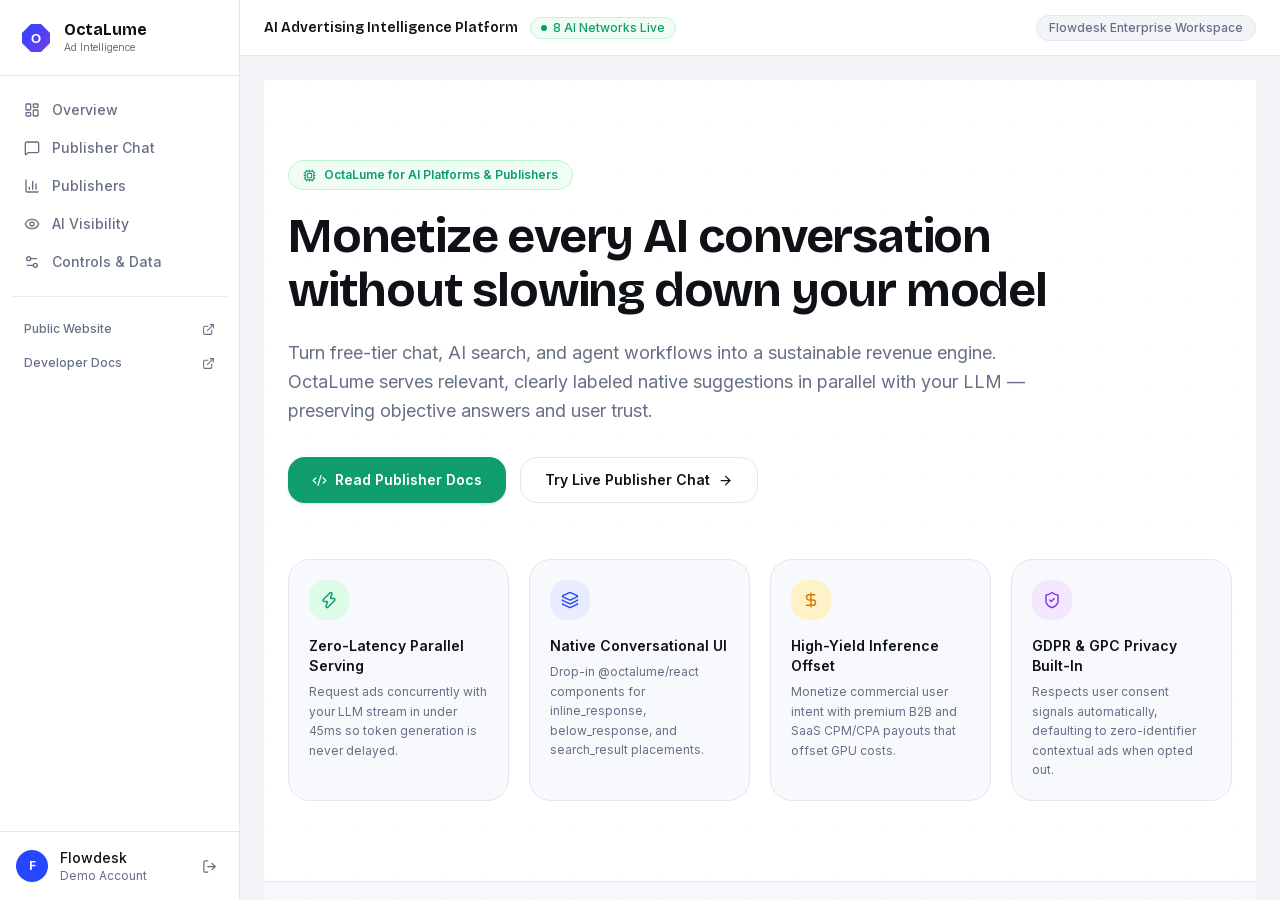
<file: ai-platforms.html>
<!DOCTYPE html><html lang="en" class="ec5Qua_variable _20uw4a_variable"><head><meta charSet="utf-8"/><meta name="viewport" content="width=device-width, initial-scale=1"/><link rel="preload" href="/_next/static/media/07c7676b89ed2778-s.p.2bn3s6zvc0dyp.woff2" as="font" crossorigin="" type="font/woff2"/><link rel="preload" href="/_next/static/media/8056169c9d560660-s.p.41rroleoq1br7.woff2" as="font" crossorigin="" type="font/woff2"/><link rel="stylesheet" href="/_next/static/chunks/27oqfqm22hxqg.css" data-precedence="next"/><link rel="preload" as="script" fetchPriority="low" href="/_next/static/chunks/310vm2bl3xxpt.js"/><script src="/_next/static/chunks/1wnov70f88xjy.js" async=""></script><script src="/_next/static/chunks/39_j1bdzreq0m.js" async=""></script><script src="/_next/static/chunks/33om2u2l1wmz7.js" async=""></script><script src="/_next/static/chunks/turbopack-2u1d16houkiyo.js" async=""></script><script src="/_next/static/chunks/3qfy96eoyh-ek.js" async=""></script><script src="/_next/static/chunks/3mwpa_w56igl7.js" async=""></script><script src="/_next/static/chunks/3l7bkw6p1__zp.js" async=""></script><meta name="next-size-adjust" content=""/><title>OctaLume — AI Advertising Intelligence</title><meta name="description" content="AI-native advertising network and publisher intelligence platform"/><link rel="icon" href="/favicon.ico?favicon.117ezoe8m31dk.ico" sizes="48x48" type="image/x-icon"/><script src="/_next/static/chunks/0cz1d0mv5g_q7.js" noModule=""></script></head><body class="bg-[#f3f4f7] text-[#0e1116] antialiased"><div hidden=""><!--$--><!--/$--></div><div class="min-h-screen flex flex-col bg-[#f8f9fc] text-[#0e1116]"><header class="sticky top-0 z-40 bg-white/90 backdrop-blur-md border-b border-[#e3e6ec]"><div class="max-w-[1280px] mx-auto px-6 h-16 flex items-center justify-between"><a class="flex items-center gap-2.5" href="/"><svg width="30" height="30" viewBox="0 0 32 32" fill="none"><defs><linearGradient id="octaPubGrad" x1="0" y1="0" x2="32" y2="32" gradientUnits="userSpaceOnUse"><stop stop-color="#2447ff"></stop><stop offset="1" stop-color="#7c3aed"></stop></linearGradient></defs><polygon points="11,2 21,2 30,11 30,21 21,30 11,30 2,21 2,11" fill="url(#octaPubGrad)"></polygon><text x="16" y="21" text-anchor="middle" fill="white" font-size="13" font-weight="bold" font-family="sans-serif">O</text></svg><span class="font-bold text-lg text-[#0e1116] tracking-tight" style="font-family:var(--font-bricolage, sans-serif)">OctaLume</span><span class="hidden sm:inline-flex items-center gap-1 text-[11px] font-medium text-[#2447ff] bg-[#e8ecff] px-2 py-0.5 rounded-full">AI Ad Network</span></a><nav class="hidden md:flex items-center gap-1"><a class="px-4 py-2 rounded-lg text-sm font-medium transition-colors text-[#667085] hover:text-[#0e1116] hover:bg-[#f3f4f7]" href="/">Home</a><a class="px-4 py-2 rounded-lg text-sm font-medium transition-colors text-[#667085] hover:text-[#0e1116] hover:bg-[#f3f4f7]" href="/advertisers">Advertisers</a><a class="px-4 py-2 rounded-lg text-sm font-medium transition-colors text-[#2447ff] bg-[#e8ecff]/70" href="/ai-platforms">AI Platforms</a><a class="px-4 py-2 rounded-lg text-sm font-medium transition-colors text-[#667085] hover:text-[#0e1116] hover:bg-[#f3f4f7]" href="/docs">Docs</a></nav><div class="flex items-center gap-3"><a class="text-sm font-medium text-[#0e1116] hover:text-[#2447ff] px-3 py-2 transition-colors" href="/login">Sign In</a><a class="inline-flex items-center gap-1.5 bg-[#2447ff] text-white text-sm font-semibold px-4 py-2 rounded-xl hover:bg-blue-700 transition-colors shadow-sm" href="/login">Launch Console<svg xmlns="http://www.w3.org/2000/svg" width="14" height="14" viewBox="0 0 24 24" fill="none" stroke="currentColor" stroke-width="2" stroke-linecap="round" stroke-linejoin="round" class="lucide lucide-arrow-right" aria-hidden="true"><path d="M5 12h14"></path><path d="m12 5 7 7-7 7"></path></svg></a></div></div></header><main class="flex-1"><div class="pb-20 bg-[#f8f9fc] bg-[linear-gradient(to_right,#e3e6ec40_1px,transparent_1px),linear-gradient(to_bottom,#e3e6ec40_1px,transparent_1px)] [background-size:44px_44px]"><section class="bg-white/95 border-b border-[#e3e6ec]"><div class="max-w-[1280px] mx-auto px-6 py-16 md:py-20"><div class="max-w-3xl"><div class="inline-flex items-center gap-2 text-xs font-semibold text-[#0f9d6e] bg-green-50 border border-green-200 px-3.5 py-1.5 rounded-full mb-5"><svg xmlns="http://www.w3.org/2000/svg" width="13" height="13" viewBox="0 0 24 24" fill="none" stroke="currentColor" stroke-width="2" stroke-linecap="round" stroke-linejoin="round" class="lucide lucide-cpu" aria-hidden="true"><path d="M12 20v2"></path><path d="M12 2v2"></path><path d="M17 20v2"></path><path d="M17 2v2"></path><path d="M2 12h2"></path><path d="M2 17h2"></path><path d="M2 7h2"></path><path d="M20 12h2"></path><path d="M20 17h2"></path><path d="M20 7h2"></path><path d="M7 20v2"></path><path d="M7 2v2"></path><rect x="4" y="4" width="16" height="16" rx="2"></rect><rect x="8" y="8" width="8" height="8" rx="1"></rect></svg>OctaLume for AI Platforms &amp; Publishers</div><h1 class="text-4xl sm:text-5xl font-bold text-[#0e1116] tracking-tight leading-[1.12]" style="font-family:var(--font-bricolage, sans-serif)">Monetize every AI conversation without slowing down your model</h1><p class="text-base sm:text-lg text-[#667085] mt-5 leading-relaxed">Turn free-tier chat, AI search, and agent workflows into a sustainable revenue engine. OctaLume serves relevant, clearly labeled native suggestions in parallel with your LLM — preserving objective answers and user trust.</p><div class="flex flex-wrap gap-3.5 mt-8"><a class="inline-flex items-center gap-2 bg-[#0f9d6e] text-white text-sm font-semibold px-6 py-3 rounded-xl hover:bg-emerald-700 transition-colors shadow-sm" href="/docs?section=publishers"><svg xmlns="http://www.w3.org/2000/svg" width="15" height="15" viewBox="0 0 24 24" fill="none" stroke="currentColor" stroke-width="2" stroke-linecap="round" stroke-linejoin="round" class="lucide lucide-code-xml lucide-code-2" aria-hidden="true"><path d="m18 16 4-4-4-4"></path><path d="m6 8-4 4 4 4"></path><path d="m14.5 4-5 16"></path></svg>Read Publisher Docs</a><a class="inline-flex items-center gap-2 bg-white text-[#0e1116] border border-[#e3e6ec] text-sm font-semibold px-6 py-3 rounded-xl hover:bg-[#f3f4f7] transition-colors" href="/#live-demo">Try Live Publisher Chat<svg xmlns="http://www.w3.org/2000/svg" width="15" height="15" viewBox="0 0 24 24" fill="none" stroke="currentColor" stroke-width="2" stroke-linecap="round" stroke-linejoin="round" class="lucide lucide-arrow-right" aria-hidden="true"><path d="M5 12h14"></path><path d="m12 5 7 7-7 7"></path></svg></a></div></div><div class="grid grid-cols-1 sm:grid-cols-2 lg:grid-cols-4 gap-5 mt-14"><div class="bg-[#f8f9fc] border border-[#e3e6ec] rounded-2xl p-5 hover:border-[#0f9d6e]/40 transition-colors"><div class="w-10 h-10 rounded-xl flex items-center justify-center mb-4" style="background-color:#dcfce7;color:#0f9d6e"><svg xmlns="http://www.w3.org/2000/svg" width="18" height="18" viewBox="0 0 24 24" fill="none" stroke="currentColor" stroke-width="2" stroke-linecap="round" stroke-linejoin="round" class="lucide lucide-zap" aria-hidden="true"><path d="M15.914 4a1.5 1.5 0 00-2.474-1.561l-9 9A1.5 1.5 0 005.5 14h4.002a.5.5 0 01.471.666L8.086 20a1.5 1.5 0 002.475 1.56l9-9A1.5 1.5 0 0018.5 10h-3.997a.5.5 0 01-.472-.667z"></path></svg></div><h3 class="font-semibold text-[#0e1116] text-sm mb-1.5">Zero-Latency Parallel Serving</h3><p class="text-xs text-[#667085] leading-relaxed">Request ads concurrently with your LLM stream in under 45ms so token generation is never delayed.</p></div><div class="bg-[#f8f9fc] border border-[#e3e6ec] rounded-2xl p-5 hover:border-[#0f9d6e]/40 transition-colors"><div class="w-10 h-10 rounded-xl flex items-center justify-center mb-4" style="background-color:#e8ecff;color:#2447ff"><svg xmlns="http://www.w3.org/2000/svg" width="18" height="18" viewBox="0 0 24 24" fill="none" stroke="currentColor" stroke-width="2" stroke-linecap="round" stroke-linejoin="round" class="lucide lucide-layers lucide-layers-3" aria-hidden="true"><path d="M12.83 2.18a2 2 0 0 0-1.66 0L2.6 6.08a1 1 0 0 0 0 1.83l8.58 3.91a2 2 0 0 0 1.66 0l8.58-3.9a1 1 0 0 0 0-1.83z"></path><path d="M2 12a1 1 0 0 0 .58.91l8.6 3.91a2 2 0 0 0 1.65 0l8.58-3.9A1 1 0 0 0 22 12"></path><path d="M2 17a1 1 0 0 0 .58.91l8.6 3.91a2 2 0 0 0 1.65 0l8.58-3.9A1 1 0 0 0 22 17"></path></svg></div><h3 class="font-semibold text-[#0e1116] text-sm mb-1.5">Native Conversational UI</h3><p class="text-xs text-[#667085] leading-relaxed">Drop-in @octalume/react components for inline_response, below_response, and search_result placements.</p></div><div class="bg-[#f8f9fc] border border-[#e3e6ec] rounded-2xl p-5 hover:border-[#0f9d6e]/40 transition-colors"><div class="w-10 h-10 rounded-xl flex items-center justify-center mb-4" style="background-color:#fef3c7;color:#d97706"><svg xmlns="http://www.w3.org/2000/svg" width="18" height="18" viewBox="0 0 24 24" fill="none" stroke="currentColor" stroke-width="2" stroke-linecap="round" stroke-linejoin="round" class="lucide lucide-dollar-sign" aria-hidden="true"><path d="M12 3v18"></path><path d="M17 5H9.5a1 1 0 000 7h5a1 1 0 010 7H6"></path></svg></div><h3 class="font-semibold text-[#0e1116] text-sm mb-1.5">High-Yield Inference Offset</h3><p class="text-xs text-[#667085] leading-relaxed">Monetize commercial user intent with premium B2B and SaaS CPM/CPA payouts that offset GPU costs.</p></div><div class="bg-[#f8f9fc] border border-[#e3e6ec] rounded-2xl p-5 hover:border-[#0f9d6e]/40 transition-colors"><div class="w-10 h-10 rounded-xl flex items-center justify-center mb-4" style="background-color:#f3e8ff;color:#7c3aed"><svg xmlns="http://www.w3.org/2000/svg" width="18" height="18" viewBox="0 0 24 24" fill="none" stroke="currentColor" stroke-width="2" stroke-linecap="round" stroke-linejoin="round" class="lucide lucide-shield-check" aria-hidden="true"><path d="M20 13c0 5-3.5 7.5-7.66 8.95a1 1 0 0 1-.67-.01C7.5 20.5 4 18 4 13V6a1 1 0 0 1 1-1c2 0 4.5-1.2 6.24-2.72a1.17 1.17 0 0 1 1.52 0C14.51 3.81 17 5 19 5a1 1 0 0 1 1 1z"></path><path d="m9 12 2 2 4-4"></path></svg></div><h3 class="font-semibold text-[#0e1116] text-sm mb-1.5">GDPR &amp; GPC Privacy Built-In</h3><p class="text-xs text-[#667085] leading-relaxed">Respects user consent signals automatically, defaulting to zero-identifier contextual ads when opted out.</p></div></div></div></section><section class="max-w-[1280px] mx-auto px-6 pt-16 pb-10"><div style="transition-delay:0ms" class="transition-all duration-700 ease-out opacity-0 translate-y-6 "><div class="bg-white/95 border border-[#e3e6ec] rounded-3xl p-6 sm:p-10 shadow-sm"><div class="flex flex-col sm:flex-row sm:items-end justify-between gap-4 mb-10"><div><div class="text-xs font-semibold text-[#667085] uppercase tracking-wider mb-1.5">How it works</div><h2 class="text-3xl sm:text-4xl font-bold text-[#0e1116] tracking-tight" style="font-family:var(--font-bricolage, sans-serif)">In 3 steps</h2></div></div><div class="grid grid-cols-1 lg:grid-cols-12 gap-8 items-center"><div class="lg:col-span-5 relative pl-2"><div class="absolute left-[19px] top-4 bottom-8 w-0.5 bg-[#e3e6ec]"></div><div class="space-y-6 relative"><button class="w-full text-left flex items-start gap-4 group focus:outline-none"><div class="w-8 h-8 rounded-full flex items-center justify-center text-xs font-bold flex-shrink-0 transition-all duration-300 z-10 bg-[#0e1116] text-white scale-110 shadow-sm">1</div><div class="pt-0.5"><div class="text-xl font-bold transition-colors text-[#0e1116]" style="font-family:var(--font-bricolage, sans-serif)"><span class="underline decoration-2 underline-offset-4">Integrate.</span> <span class="font-normal text-[#667085] text-lg">Zero added latency to LLM streaming.</span></div><div class="overflow-hidden transition-all duration-500 max-h-40 opacity-100 mt-3"><ul class="space-y-1.5"><li class="flex items-start gap-2 text-xs text-[#667085]"><svg xmlns="http://www.w3.org/2000/svg" width="13" height="13" viewBox="0 0 24 24" fill="none" stroke="currentColor" stroke-width="2" stroke-linecap="round" stroke-linejoin="round" class="lucide lucide-check text-[#0f9d6e] mt-0.5 flex-shrink-0" aria-hidden="true"><path d="M20 6 9 17l-5-5"></path></svg><span>Call @octalume/sdk in parallel with your model inference</span></li><li class="flex items-start gap-2 text-xs text-[#667085]"><svg xmlns="http://www.w3.org/2000/svg" width="13" height="13" viewBox="0 0 24 24" fill="none" stroke="currentColor" stroke-width="2" stroke-linecap="round" stroke-linejoin="round" class="lucide lucide-check text-[#0f9d6e] mt-0.5 flex-shrink-0" aria-hidden="true"><path d="M20 6 9 17l-5-5"></path></svg><span>Supports Node.js, React, Python, and REST HTTP API</span></li><li class="flex items-start gap-2 text-xs text-[#667085]"><svg xmlns="http://www.w3.org/2000/svg" width="13" height="13" viewBox="0 0 24 24" fill="none" stroke="currentColor" stroke-width="2" stroke-linecap="round" stroke-linejoin="round" class="lucide lucide-check text-[#0f9d6e] mt-0.5 flex-shrink-0" aria-hidden="true"><path d="M20 6 9 17l-5-5"></path></svg><span>Built-in GDPR, CCPA &amp; GPC consent compliance</span></li></ul></div></div></button><button class="w-full text-left flex items-start gap-4 group focus:outline-none"><div class="w-8 h-8 rounded-full flex items-center justify-center text-xs font-bold flex-shrink-0 transition-all duration-300 z-10 bg-white border border-[#e3e6ec] text-[#667085] group-hover:border-[#0e1116]">2</div><div class="pt-0.5"><div class="text-xl font-bold transition-colors text-[#667085]/70 group-hover:text-[#0e1116]" style="font-family:var(--font-bricolage, sans-serif)"><span class="">Render.</span> </div><div class="overflow-hidden transition-all duration-500 max-h-0 opacity-0"><ul class="space-y-1.5"><li class="flex items-start gap-2 text-xs text-[#667085]"><svg xmlns="http://www.w3.org/2000/svg" width="13" height="13" viewBox="0 0 24 24" fill="none" stroke="currentColor" stroke-width="2" stroke-linecap="round" stroke-linejoin="round" class="lucide lucide-check text-[#0f9d6e] mt-0.5 flex-shrink-0" aria-hidden="true"><path d="M20 6 9 17l-5-5"></path></svg><span>Flexible inline_response, below_response &amp; search placements</span></li><li class="flex items-start gap-2 text-xs text-[#667085]"><svg xmlns="http://www.w3.org/2000/svg" width="13" height="13" viewBox="0 0 24 24" fill="none" stroke="currentColor" stroke-width="2" stroke-linecap="round" stroke-linejoin="round" class="lucide lucide-check text-[#0f9d6e] mt-0.5 flex-shrink-0" aria-hidden="true"><path d="M20 6 9 17l-5-5"></path></svg><span>Automatic IntersectionObserver viewport impression tracking</span></li><li class="flex items-start gap-2 text-xs text-[#667085]"><svg xmlns="http://www.w3.org/2000/svg" width="13" height="13" viewBox="0 0 24 24" fill="none" stroke="currentColor" stroke-width="2" stroke-linecap="round" stroke-linejoin="round" class="lucide lucide-check text-[#0f9d6e] mt-0.5 flex-shrink-0" aria-hidden="true"><path d="M20 6 9 17l-5-5"></path></svg><span>Objective model answers stay 100% independent</span></li></ul></div></div></button><button class="w-full text-left flex items-start gap-4 group focus:outline-none"><div class="w-8 h-8 rounded-full flex items-center justify-center text-xs font-bold flex-shrink-0 transition-all duration-300 z-10 bg-white border border-[#e3e6ec] text-[#667085] group-hover:border-[#0e1116]">3</div><div class="pt-0.5"><div class="text-xl font-bold transition-colors text-[#667085]/70 group-hover:text-[#0e1116]" style="font-family:var(--font-bricolage, sans-serif)"><span class="">Monetize.</span> </div><div class="overflow-hidden transition-all duration-500 max-h-0 opacity-0"><ul class="space-y-1.5"><li class="flex items-start gap-2 text-xs text-[#667085]"><svg xmlns="http://www.w3.org/2000/svg" width="13" height="13" viewBox="0 0 24 24" fill="none" stroke="currentColor" stroke-width="2" stroke-linecap="round" stroke-linejoin="round" class="lucide lucide-check text-[#0f9d6e] mt-0.5 flex-shrink-0" aria-hidden="true"><path d="M20 6 9 17l-5-5"></path></svg><span>High-yield CPM &amp; CPA payouts from top B2B &amp; SaaS brands</span></li><li class="flex items-start gap-2 text-xs text-[#667085]"><svg xmlns="http://www.w3.org/2000/svg" width="13" height="13" viewBox="0 0 24 24" fill="none" stroke="currentColor" stroke-width="2" stroke-linecap="round" stroke-linejoin="round" class="lucide lucide-check text-[#0f9d6e] mt-0.5 flex-shrink-0" aria-hidden="true"><path d="M20 6 9 17l-5-5"></path></svg><span>Offset GPU and token inference costs automatically</span></li><li class="flex items-start gap-2 text-xs text-[#667085]"><svg xmlns="http://www.w3.org/2000/svg" width="13" height="13" viewBox="0 0 24 24" fill="none" stroke="currentColor" stroke-width="2" stroke-linecap="round" stroke-linejoin="round" class="lucide lucide-check text-[#0f9d6e] mt-0.5 flex-shrink-0" aria-hidden="true"><path d="M20 6 9 17l-5-5"></path></svg><span>Real-time RPM, fill-rate &amp; payout analytics</span></li></ul></div></div></button></div></div><div class="lg:col-span-7"><div class="bg-[#f8f9fc] border border-[#e3e6ec] rounded-2xl p-5 sm:p-6 shadow-inner min-h-[340px] flex flex-col justify-between transition-all duration-500"><div class="bg-[#0e1116] text-white rounded-xl p-5 font-mono text-xs space-y-3 animate-in fade-in duration-300"><div class="flex items-center justify-between text-gray-400 border-b border-white/10 pb-2"><span>parallel-inference.ts</span><span class="text-[#0f9d6e]">0ms LLM delay</span></div><pre class="overflow-x-auto leading-relaxed text-[11px] sm:text-xs text-gray-200">const [llmStream, ad] = await Promise.all([
  model.generateStream(userPrompt),
  octalume.ads.place({
    context: userPrompt,
    publisherId: &quot;my-ai-assistant&quot;,
    placement: &quot;inline_response&quot;
  })
]);</pre></div></div></div></div></div></div></section><section class="max-w-[1280px] mx-auto px-6 py-10"><div style="transition-delay:80ms" class="transition-all duration-700 ease-out opacity-0 translate-y-6 "><div class="bg-white border border-[#e3e6ec] rounded-3xl p-6 sm:p-10 shadow-sm max-w-4xl mx-auto"><div class="flex flex-col sm:flex-row sm:items-center justify-between gap-3 mb-8"><div><h3 class="text-xl sm:text-2xl font-bold text-[#0e1116]" style="font-family:var(--font-bricolage, sans-serif)">The OctaLume Impact</h3><p class="text-xs sm:text-sm text-[#667085]">See the difference before and after integrating OctaLume</p></div></div><div class="grid grid-cols-1 md:grid-cols-2 gap-6 items-stretch relative"><div class="hidden md:block absolute left-1/2 top-4 bottom-4 w-px bg-[#e3e6ec]"></div><div class="flex flex-col items-center"><div class="flex items-center gap-2 text-sm font-medium text-[#667085] mb-3"><span>Without</span><span class="font-bold text-[#98a2b3]" style="font-family:var(--font-bricolage, sans-serif)">OctaLume</span></div><div class="w-full rounded-2xl bg-[#f8f9fa] border border-[#e3e6ec]/70 py-10 px-6 text-center"><div class="text-xs font-medium text-[#667085] mb-2">Revenue</div><div class="text-4xl sm:text-5xl font-bold text-[#98a2b3] tracking-tight" style="font-family:var(--font-bricolage, sans-serif)">$0.00</div><div class="mt-3 inline-block text-[11px] font-medium text-[#98a2b3]">Unmonetized inference</div></div></div><div class="flex flex-col items-center"><div class="flex items-center gap-2 text-sm font-medium text-[#667085] mb-3"><span>With</span><span class="font-bold text-[#0e1116]" style="font-family:var(--font-bricolage, sans-serif)">OctaLume</span></div><div class="w-full rounded-2xl bg-[#ecfdf5]/80 border border-[#0f9d6e]/25 py-10 px-6 text-center transition-all"><div class="text-xs font-medium text-[#667085] mb-2">Revenue</div><div class="text-4xl sm:text-5xl font-bold text-[#0f9d6e] tracking-tight" style="font-family:var(--font-bricolage, sans-serif)">$42.01</div><div class="mt-3"><span class="inline-block text-[11px] font-semibold text-[#0f9d6e] bg-[#d1fae5] px-3 py-0.5 rounded-full">CPM</span></div></div></div></div><div class="text-right text-[11px] text-[#667085] mt-3">Example data</div></div></div></section><section class="max-w-[1280px] mx-auto px-6 pt-8"><div style="transition-delay:100ms" class="transition-all duration-700 ease-out opacity-0 translate-y-6 "><div class="rounded-3xl bg-[#0e1116] text-white p-8 sm:p-10 flex flex-col md:flex-row items-start md:items-center justify-between gap-6"><div><h2 class="text-2xl font-bold" style="font-family:var(--font-bricolage, sans-serif)">Integrate @octalume/sdk in 5 minutes</h2><p class="text-sm text-gray-300 mt-1.5 max-w-xl">Explore TypeScript, React, Python, and REST API guides in our Publisher Documentation.</p></div><a class="inline-flex items-center gap-2 bg-[#0f9d6e] text-white text-sm font-semibold px-6 py-3 rounded-xl hover:bg-emerald-600 transition-colors flex-shrink-0" href="/docs?section=publishers">Open Publisher Docs<svg xmlns="http://www.w3.org/2000/svg" width="15" height="15" viewBox="0 0 24 24" fill="none" stroke="currentColor" stroke-width="2" stroke-linecap="round" stroke-linejoin="round" class="lucide lucide-arrow-right" aria-hidden="true"><path d="M5 12h14"></path><path d="m12 5 7 7-7 7"></path></svg></a></div></div></section></div><!--$--><!--/$--></main><footer class="border-t border-[#e3e6ec] bg-white"><div class="max-w-[1280px] mx-auto px-6 py-10 flex flex-col md:flex-row items-start md:items-center justify-between gap-6"><div class="flex items-center gap-3"><svg width="26" height="26" viewBox="0 0 32 32" fill="none"><defs><linearGradient id="octaFootGrad" x1="0" y1="0" x2="32" y2="32" gradientUnits="userSpaceOnUse"><stop stop-color="#2447ff"></stop><stop offset="1" stop-color="#7c3aed"></stop></linearGradient></defs><polygon points="11,2 21,2 30,11 30,21 21,30 11,30 2,21 2,11" fill="url(#octaFootGrad)"></polygon><text x="16" y="21" text-anchor="middle" fill="white" font-size="13" font-weight="bold" font-family="sans-serif">O</text></svg><div><div class="font-bold text-sm text-[#0e1116]" style="font-family:var(--font-bricolage, sans-serif)">OctaLume</div><div class="text-xs text-[#667085]">AI-Native Advertising &amp; Monetization Network</div></div></div><div class="flex flex-wrap items-center gap-6 text-xs font-medium text-[#667085]"><a class="hover:text-[#0e1116] transition-colors" href="/">Home</a><a class="hover:text-[#0e1116] transition-colors" href="/advertisers">Advertisers</a><a class="hover:text-[#0e1116] transition-colors" href="/ai-platforms">AI Platforms</a><a class="hover:text-[#0e1116] transition-colors" href="/docs">Publisher Docs</a><a class="hover:text-[#0e1116] transition-colors" href="/docs?section=advertisers">Advertiser Docs</a><a class="text-[#2447ff] hover:underline" href="/login">Sign In</a></div><div class="text-xs text-[#667085]">© <!-- -->2026<!-- --> OctaLume Inc.</div></div></footer></div><script id="_R_">(globalThis["TURBOPACK"] || (globalThis["TURBOPACK"] = [])).push({"otherChunks":["static/chunks/310vm2bl3xxpt.js","static/chunks/1wnov70f88xjy.js","static/chunks/39_j1bdzreq0m.js","static/chunks/33om2u2l1wmz7.js"],"runtimeModuleIds":[94553]});</script><script src="/_next/static/chunks/310vm2bl3xxpt.js" async=""></script><script>(self.__next_f=self.__next_f||[]).push([0])</script><script>self.__next_f.push([1,"1:\"$Sreact.fragment\"\n2:\"/_next/static/chunks/3qfy96eoyh-ek.js\"\n3:\"/_next/static/chunks/3mwpa_w56igl7.js\"\n4:I[99765,[\"$2\",\"$3\"],\"default\"]\n5:I[39756,[\"$2\",\"$3\"],\"default\"]\n6:I[37457,[\"$2\",\"$3\"],\"default\"]\na:I[47257,[\"$2\",\"$3\"],\"ClientPageRoot\"]\nb:\"/_next/static/chunks/3l7bkw6p1__zp.js\"\nc:I[64607,[\"$2\",\"$3\",\"$b\"],\"default\"]\nf:I[97367,[\"$2\",\"$3\"],\"OutletBoundary\"]\n10:\"$Sreact.suspense\"\n12:\"ViewportBoundary\"\n13:I[97367,[\"$2\",\"$3\"],\"$12\"]\n15:\"MetadataBoundary\"\n16:I[97367,[\"$2\",\"$3\"],\"$15\"]\n18:I[68027,[\"$2\",\"$3\"],\"default\",1]\n:HL[\"/_next/static/chunks/27oqfqm22hxqg.css\",\"style\"]\n:HL[\"/_next/static/media/07c7676b89ed2778-s.p.2bn3s6zvc0dyp.woff2\",\"font\",{\"crossOrigin\":\"\",\"type\":\"font/woff2\"}]\n:HL[\"/_next/static/media/8056169c9d560660-s.p.41rroleoq1br7.woff2\",\"font\",{\"crossOrigin\":\"\",\"type\":\"font/woff2\"}]\n8:X\n9:[[\"children\",{\"s\":\"__PAGE__\",\"h\":512,\"d\":{\"r\":[\"$\",\"$1\",\"c\",{\"children\":[[\"$\",\"$La\",null,{\"Component\":\"$c\",\"serverProvidedParams\":{\"searchParams\":{},\"params\":{},\"promises\":[\"$@d\",\"$@e\"]}}],[[\"$\",\"script\",\"script-0\",{\"src\":\"/_next/static/chunks/3l7bkw6p1__zp.js\",\"async\":true,\"nonce\":\"$undefined\"}]],[\"$\",\"$Lf\",null,{\"children\":[\"$\",\"$10\",null,{\"name\":\"Next.MetadataOutlet\",\"children\":\"$@11\"}]}]]}],\"p\":false,\"v\":null}}]]\n7:[[\"children\",{\"s\":\"ai-platforms\",\"h\":512,\"d\":{\"r\":[\"$\",\"$1\",\"c\",{\"children\":[null,[\"$\",\"$L5\",null,{\"parallelRouterKey\":\"children\",\"error\":\"$undefined\",\"errorStyles\":\"$undefined\",\"errorScripts\":\"$undefined\",\"template\":[\"$\",\"$L6\",null,{}],\"templateStyles\":\"$undefined\",\"templateScripts\":\"$undefined\",\"notFound\":\"$undefined\",\"forbidden\":\"$undefined\",\"unauthorized\":\"$undefined\"}]]}],\"p\":false,\"v\":\"$8\"},\"c\":\"$Q9\"}]]\n"])</script><script>self.__next_f.push([1,"0:{\"P\":null,\"c\":[\"\",\"ai-platforms\"],\"q\":\"\",\"i\":false,\"t\":{\"t\":{\"s\":\"\",\"h\":528,\"d\":{\"r\":[\"$\",\"$1\",\"c\",{\"children\":[[[\"$\",\"link\",\"0\",{\"rel\":\"stylesheet\",\"href\":\"/_next/static/chunks/27oqfqm22hxqg.css\",\"precedence\":\"next\",\"crossOrigin\":\"$undefined\",\"nonce\":\"$undefined\"}],[\"$\",\"script\",\"script-0\",{\"src\":\"/_next/static/chunks/3qfy96eoyh-ek.js\",\"async\":true,\"nonce\":\"$undefined\"}],[\"$\",\"script\",\"script-1\",{\"src\":\"/_next/static/chunks/3mwpa_w56igl7.js\",\"async\":true,\"nonce\":\"$undefined\"}]],[\"$\",\"html\",null,{\"lang\":\"en\",\"className\":\"ec5Qua_variable _20uw4a_variable\",\"children\":[\"$\",\"body\",null,{\"className\":\"bg-[#f3f4f7] text-[#0e1116] antialiased\",\"children\":[\"$\",\"$L4\",null,{\"children\":[\"$\",\"$L5\",null,{\"parallelRouterKey\":\"children\",\"error\":\"$undefined\",\"errorStyles\":\"$undefined\",\"errorScripts\":\"$undefined\",\"template\":[\"$\",\"$L6\",null,{}],\"templateStyles\":\"$undefined\",\"templateScripts\":\"$undefined\",\"notFound\":[[[\"$\",\"title\",null,{\"children\":\"404: This page could not be found.\"}],[\"$\",\"div\",null,{\"style\":{\"fontFamily\":\"system-ui,\\\"Segoe UI\\\",Roboto,Helvetica,Arial,sans-serif,\\\"Apple Color Emoji\\\",\\\"Segoe UI Emoji\\\"\",\"height\":\"100vh\",\"textAlign\":\"center\",\"display\":\"flex\",\"flexDirection\":\"column\",\"alignItems\":\"center\",\"justifyContent\":\"center\"},\"children\":[\"$\",\"div\",null,{\"children\":[[\"$\",\"style\",null,{\"dangerouslySetInnerHTML\":{\"__html\":\"body{color:#000;background:#fff;margin:0}.next-error-h1{border-right:1px solid rgba(0,0,0,.3)}@media (prefers-color-scheme:dark){body{color:#fff;background:#000}.next-error-h1{border-right:1px solid rgba(255,255,255,.3)}}\"}}],[\"$\",\"h1\",null,{\"className\":\"next-error-h1\",\"style\":{\"display\":\"inline-block\",\"margin\":\"0 20px 0 0\",\"padding\":\"0 23px 0 0\",\"fontSize\":24,\"fontWeight\":500,\"verticalAlign\":\"top\",\"lineHeight\":\"49px\"},\"children\":404}],[\"$\",\"div\",null,{\"style\":{\"display\":\"inline-block\"},\"children\":[\"$\",\"h2\",null,{\"style\":{\"fontSize\":14,\"fontWeight\":400,\"lineHeight\":\"49px\",\"margin\":0},\"children\":\"This page could not be found.\"}]}]]}]}]],[]],\"forbidden\":\"$undefined\",\"unauthorized\":\"$undefined\"}]}]}]}]]}],\"p\":false,\"v\":null},\"c\":\"$Q7\"},\"h\":{\"r\":[\"$\",\"$1\",\"h\",{\"children\":[null,[\"$\",\"$L13\",null,{\"children\":\"$L14\"}],[\"$\",\"$L16\",null,{\"children\":[[\"$\",\"div\",null,{\"hidden\":true,\"children\":[\"$\",\"$10\",null,{\"name\":\"Next.Metadata\",\"children\":\"$L17\"}]}],null]}],[\"$\",\"meta\",null,{\"name\":\"next-size-adjust\",\"content\":\"\"}]]}],\"p\":false,\"v\":null}},\"m\":\"$undefined\",\"G\":[\"$18\",[[\"$\",\"link\",\"0\",{\"rel\":\"stylesheet\",\"href\":\"/_next/static/chunks/27oqfqm22hxqg.css\",\"precedence\":\"next\",\"crossOrigin\":\"$undefined\",\"nonce\":\"$undefined\"}]]],\"S\":true,\"r\":\"$undefined\",\"s\":\"$undefined\",\"a\":\"$undefined\",\"l\":\"$undefined\",\"p\":\"$undefined\",\"d\":\"$undefined\",\"b\":\"7_wS25V5G71hnV0RbZDfC\"}\n"])</script><script>self.__next_f.push([1,"8:C\nd:{}\ne:\"$9:0:1:d:r:props:children:0:props:serverProvidedParams:params\"\n"])</script><script>self.__next_f.push([1,"14:[[\"$\",\"meta\",\"0\",{\"charSet\":\"utf-8\"}],[\"$\",\"meta\",\"1\",{\"name\":\"viewport\",\"content\":\"width=device-width, initial-scale=1\"}]]\n"])</script><script>self.__next_f.push([1,"19:I[27201,[\"$2\",\"$3\"],\"IconMark\"]\n11:null\n17:[[\"$\",\"title\",\"0\",{\"children\":\"OctaLume — AI Advertising Intelligence\"}],[\"$\",\"meta\",\"1\",{\"name\":\"description\",\"content\":\"AI-native advertising network and publisher intelligence platform\"}],[\"$\",\"link\",\"2\",{\"rel\":\"icon\",\"href\":\"/favicon.ico?favicon.117ezoe8m31dk.ico\",\"sizes\":\"48x48\",\"type\":\"image/x-icon\"}],[\"$\",\"$L19\",\"3\",{}]]\n"])</script></body></html>
</file>
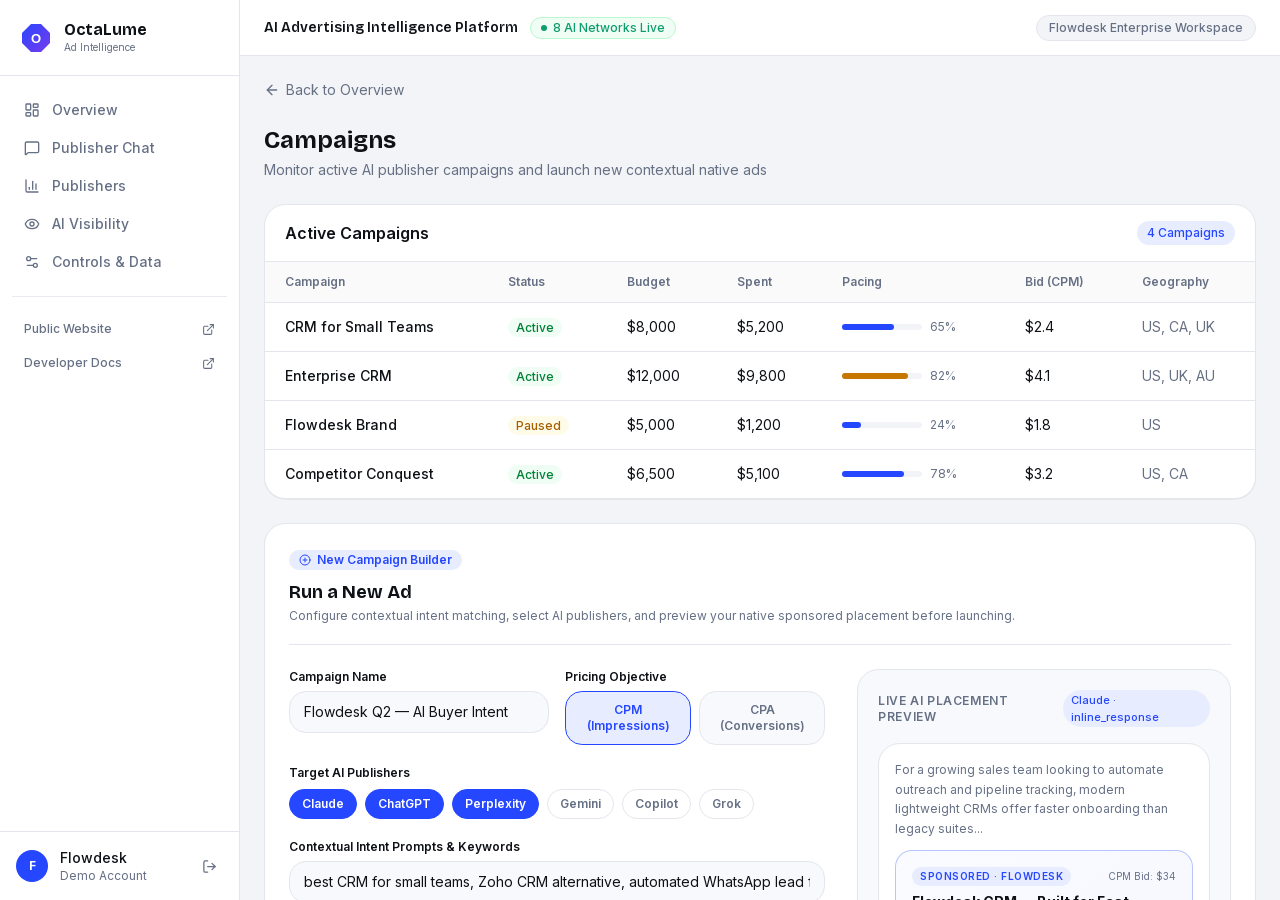
<file: campaigns.html>
<!DOCTYPE html><html lang="en" class="ec5Qua_variable _20uw4a_variable"><head><meta charSet="utf-8"/><meta name="viewport" content="width=device-width, initial-scale=1"/><link rel="preload" href="/_next/static/media/07c7676b89ed2778-s.p.2bn3s6zvc0dyp.woff2" as="font" crossorigin="" type="font/woff2"/><link rel="preload" href="/_next/static/media/8056169c9d560660-s.p.41rroleoq1br7.woff2" as="font" crossorigin="" type="font/woff2"/><link rel="stylesheet" href="/_next/static/chunks/27oqfqm22hxqg.css" data-precedence="next"/><link rel="preload" as="script" fetchPriority="low" href="/_next/static/chunks/310vm2bl3xxpt.js"/><script src="/_next/static/chunks/1wnov70f88xjy.js" async=""></script><script src="/_next/static/chunks/39_j1bdzreq0m.js" async=""></script><script src="/_next/static/chunks/33om2u2l1wmz7.js" async=""></script><script src="/_next/static/chunks/turbopack-2u1d16houkiyo.js" async=""></script><script src="/_next/static/chunks/3qfy96eoyh-ek.js" async=""></script><script src="/_next/static/chunks/3mwpa_w56igl7.js" async=""></script><script src="/_next/static/chunks/2wyljsyw2xoao.js" async=""></script><meta name="next-size-adjust" content=""/><title>OctaLume — AI Advertising Intelligence</title><meta name="description" content="AI-native advertising network and publisher intelligence platform"/><link rel="icon" href="/favicon.ico?favicon.117ezoe8m31dk.ico" sizes="48x48" type="image/x-icon"/><script src="/_next/static/chunks/0cz1d0mv5g_q7.js" noModule=""></script></head><body class="bg-[#f3f4f7] text-[#0e1116] antialiased"><div hidden=""><!--$--><!--/$--></div><div class="flex h-screen overflow-hidden"><aside class="w-[240px] flex-shrink-0 bg-white border-r border-[#e3e6ec] flex flex-col h-screen sticky top-0"><a class="px-5 py-5 flex items-center gap-3 border-b border-[#e3e6ec]" href="/dashboard"><svg width="32" height="32" viewBox="0 0 32 32" fill="none"><defs><linearGradient id="octaGrad" x1="0" y1="0" x2="32" y2="32" gradientUnits="userSpaceOnUse"><stop stop-color="#2447ff"></stop><stop offset="1" stop-color="#7c3aed"></stop></linearGradient></defs><polygon points="11,2 21,2 30,11 30,21 21,30 11,30 2,21 2,11" fill="url(#octaGrad)"></polygon><text x="16" y="21" text-anchor="middle" fill="white" font-size="13" font-weight="bold" font-family="sans-serif">O</text></svg><div><div class="font-bold text-[#0e1116] text-base leading-tight" style="font-family:var(--font-bricolage, sans-serif)">OctaLume</div><div class="text-[10px] text-[#667085]">Ad Intelligence</div></div></a><nav class="flex-1 px-3 py-4 space-y-0.5"><a class="flex items-center gap-3 px-3 py-2 rounded-lg text-sm font-medium transition-colors text-[#667085] hover:bg-[#f3f4f7] hover:text-[#0e1116]" href="/dashboard"><svg xmlns="http://www.w3.org/2000/svg" width="16" height="16" viewBox="0 0 24 24" fill="none" stroke="currentColor" stroke-width="2" stroke-linecap="round" stroke-linejoin="round" class="lucide lucide-layout-dashboard" aria-hidden="true"><rect width="7" height="9" x="3" y="3" rx="1"></rect><rect width="7" height="5" x="14" y="3" rx="1"></rect><rect width="7" height="9" x="14" y="12" rx="1"></rect><rect width="7" height="5" x="3" y="16" rx="1"></rect></svg>Overview</a><a class="flex items-center gap-3 px-3 py-2 rounded-lg text-sm font-medium transition-colors text-[#667085] hover:bg-[#f3f4f7] hover:text-[#0e1116]" href="/chat"><svg xmlns="http://www.w3.org/2000/svg" width="16" height="16" viewBox="0 0 24 24" fill="none" stroke="currentColor" stroke-width="2" stroke-linecap="round" stroke-linejoin="round" class="lucide lucide-message-square" aria-hidden="true"><path d="M22 17a2 2 0 0 1-2 2H6.828a2 2 0 0 0-1.414.586l-2.202 2.202A.71.71 0 0 1 2 21.286V5a2 2 0 0 1 2-2h16a2 2 0 0 1 2 2z"></path></svg>Publisher Chat</a><a class="flex items-center gap-3 px-3 py-2 rounded-lg text-sm font-medium transition-colors text-[#667085] hover:bg-[#f3f4f7] hover:text-[#0e1116]" href="/publishers"><svg xmlns="http://www.w3.org/2000/svg" width="16" height="16" viewBox="0 0 24 24" fill="none" stroke="currentColor" stroke-width="2" stroke-linecap="round" stroke-linejoin="round" class="lucide lucide-chart-column lucide-bar-chart-3" aria-hidden="true"><path d="M3 3v16a2 2 0 0 0 2 2h16"></path><path d="M18 17V9"></path><path d="M13 17V5"></path><path d="M8 17v-3"></path></svg>Publishers</a><a class="flex items-center gap-3 px-3 py-2 rounded-lg text-sm font-medium transition-colors text-[#667085] hover:bg-[#f3f4f7] hover:text-[#0e1116]" href="/visibility"><svg xmlns="http://www.w3.org/2000/svg" width="16" height="16" viewBox="0 0 24 24" fill="none" stroke="currentColor" stroke-width="2" stroke-linecap="round" stroke-linejoin="round" class="lucide lucide-eye" aria-hidden="true"><path d="M2.062 12.348a1 1 0 0 1 0-.696 10.75 10.75 0 0 1 19.876 0 1 1 0 0 1 0 .696 10.75 10.75 0 0 1-19.876 0"></path><circle cx="12" cy="12" r="3"></circle></svg>AI Visibility</a><a class="flex items-center gap-3 px-3 py-2 rounded-lg text-sm font-medium transition-colors text-[#667085] hover:bg-[#f3f4f7] hover:text-[#0e1116]" href="/controls"><svg xmlns="http://www.w3.org/2000/svg" width="16" height="16" viewBox="0 0 24 24" fill="none" stroke="currentColor" stroke-width="2" stroke-linecap="round" stroke-linejoin="round" class="lucide lucide-settings-2" aria-hidden="true"><path d="M14 17H5"></path><path d="M19 7h-9"></path><circle cx="17" cy="17" r="3"></circle><circle cx="7" cy="7" r="3"></circle></svg>Controls &amp; Data</a><div class="pt-4 mt-4 border-t border-[#e3e6ec]/80 space-y-0.5"><a class="flex items-center justify-between px-3 py-2 rounded-lg text-xs font-medium text-[#667085] hover:bg-[#f3f4f7] hover:text-[#0e1116] transition-colors" href="/"><span>Public Website</span><svg xmlns="http://www.w3.org/2000/svg" width="13" height="13" viewBox="0 0 24 24" fill="none" stroke="currentColor" stroke-width="2" stroke-linecap="round" stroke-linejoin="round" class="lucide lucide-external-link" aria-hidden="true"><path d="M15 3h6v6"></path><path d="M10 14 21 3"></path><path d="M18 13v6a2 2 0 0 1-2 2H5a2 2 0 0 1-2-2V8a2 2 0 0 1 2-2h6"></path></svg></a><a class="flex items-center justify-between px-3 py-2 rounded-lg text-xs font-medium text-[#667085] hover:bg-[#f3f4f7] hover:text-[#0e1116] transition-colors" href="/docs"><span>Developer Docs</span><svg xmlns="http://www.w3.org/2000/svg" width="13" height="13" viewBox="0 0 24 24" fill="none" stroke="currentColor" stroke-width="2" stroke-linecap="round" stroke-linejoin="round" class="lucide lucide-external-link" aria-hidden="true"><path d="M15 3h6v6"></path><path d="M10 14 21 3"></path><path d="M18 13v6a2 2 0 0 1-2 2H5a2 2 0 0 1-2-2V8a2 2 0 0 1 2-2h6"></path></svg></a></div></nav><div class="px-4 py-4 border-t border-[#e3e6ec] flex items-center justify-between"><div class="flex items-center gap-3"><div class="w-8 h-8 rounded-full bg-[#2447ff] flex items-center justify-center text-white text-xs font-bold">F</div><div><div class="text-sm font-medium text-[#0e1116]">Flowdesk</div><div class="text-xs text-[#667085]">Demo Account</div></div></div><a title="Sign Out" class="p-1.5 text-[#667085] hover:text-[#0e1116] hover:bg-[#f3f4f7] rounded-lg transition-colors" href="/login"><svg xmlns="http://www.w3.org/2000/svg" width="15" height="15" viewBox="0 0 24 24" fill="none" stroke="currentColor" stroke-width="2" stroke-linecap="round" stroke-linejoin="round" class="lucide lucide-log-out" aria-hidden="true"><path d="m16 17 5-5-5-5"></path><path d="M21 12H9"></path><path d="M9 21H5a2 2 0 0 1-2-2V5a2 2 0 0 1 2-2h4"></path></svg></a></div></aside><div class="flex flex-col flex-1 min-w-0 overflow-hidden"><header class="h-14 border-b border-[#e3e6ec] bg-white px-6 flex items-center justify-between flex-shrink-0"><div class="flex items-center gap-3"><span class="text-sm font-semibold text-[#0e1116]" style="font-family:var(--font-bricolage, sans-serif)">AI Advertising Intelligence Platform</span><span class="inline-flex items-center gap-1.5 text-xs text-[#0f9d6e] bg-green-50 border border-green-200 rounded-full px-2.5 py-0.5 font-medium"><span class="w-1.5 h-1.5 rounded-full bg-[#0f9d6e] animate-pulse"></span>8 AI Networks Live</span></div><div class="flex items-center gap-3"><div class="text-xs text-[#667085] bg-[#f3f4f7] border border-[#e3e6ec] rounded-full px-3 py-1 font-medium">Flowdesk Enterprise Workspace</div></div></header><main class="flex-1 overflow-y-auto p-6"><div class="max-w-[1200px] mx-auto space-y-6 pb-12"><div class="flex items-center gap-4"><a class="flex items-center gap-1.5 text-sm text-[#667085] hover:text-[#0e1116] transition-colors" href="/dashboard"><svg xmlns="http://www.w3.org/2000/svg" width="16" height="16" viewBox="0 0 24 24" fill="none" stroke="currentColor" stroke-width="2" stroke-linecap="round" stroke-linejoin="round" class="lucide lucide-arrow-left" aria-hidden="true"><path d="m12 19-7-7 7-7"></path><path d="M19 12H5"></path></svg>Back to Overview</a></div><div><h1 class="text-2xl font-bold text-[#0e1116] mb-1" style="font-family:var(--font-bricolage, sans-serif)">Campaigns</h1><p class="text-sm text-[#667085]">Monitor active AI publisher campaigns and launch new contextual native ads</p></div><div class="bg-white border border-[#e3e6ec] rounded-2xl overflow-hidden shadow-2xs"><div class="px-5 py-4 border-b border-[#e3e6ec] flex items-center justify-between"><h2 class="font-semibold text-[#0e1116]">Active Campaigns</h2><span class="text-xs font-medium text-[#2447ff] bg-[#e8ecff] px-2.5 py-1 rounded-full">4<!-- --> Campaigns</span></div><div class="overflow-x-auto"><table class="w-full text-sm"><thead><tr class="border-b border-[#e3e6ec] bg-[#fafafa]"><th class="px-5 py-3 text-left text-xs font-semibold text-[#667085]">Campaign</th><th class="px-5 py-3 text-left text-xs font-semibold text-[#667085]">Status</th><th class="px-5 py-3 text-left text-xs font-semibold text-[#667085]">Budget</th><th class="px-5 py-3 text-left text-xs font-semibold text-[#667085]">Spent</th><th class="px-5 py-3 text-left text-xs font-semibold text-[#667085]">Pacing</th><th class="px-5 py-3 text-left text-xs font-semibold text-[#667085]">Bid (CPM)</th><th class="px-5 py-3 text-left text-xs font-semibold text-[#667085]">Geography</th></tr></thead><tbody><tr class="border-b border-[#e3e6ec] hover:bg-[#fafafa] last:border-0"><td class="px-5 py-3.5 font-medium text-[#0e1116]">CRM for Small Teams</td><td class="px-5 py-3.5"><span class="text-xs px-2 py-0.5 rounded-full font-medium bg-green-50 text-green-700">Active</span></td><td class="px-5 py-3.5 text-[#0e1116]">$<!-- -->8,000</td><td class="px-5 py-3.5 text-[#0e1116]">$<!-- -->5,200</td><td class="px-5 py-3.5"><div class="flex items-center gap-2"><div class="w-20 bg-[#f3f4f7] rounded-full h-1.5"><div class="h-1.5 rounded-full bg-[#2447ff]" style="width:65%"></div></div><span class="text-xs text-[#667085]">65<!-- -->%</span></div></td><td class="px-5 py-3.5 text-[#0e1116]">$<!-- -->2.4</td><td class="px-5 py-3.5 text-[#667085]">US, CA, UK</td></tr><tr class="border-b border-[#e3e6ec] hover:bg-[#fafafa] last:border-0"><td class="px-5 py-3.5 font-medium text-[#0e1116]">Enterprise CRM</td><td class="px-5 py-3.5"><span class="text-xs px-2 py-0.5 rounded-full font-medium bg-green-50 text-green-700">Active</span></td><td class="px-5 py-3.5 text-[#0e1116]">$<!-- -->12,000</td><td class="px-5 py-3.5 text-[#0e1116]">$<!-- -->9,800</td><td class="px-5 py-3.5"><div class="flex items-center gap-2"><div class="w-20 bg-[#f3f4f7] rounded-full h-1.5"><div class="h-1.5 rounded-full bg-[#c77700]" style="width:82%"></div></div><span class="text-xs text-[#667085]">82<!-- -->%</span></div></td><td class="px-5 py-3.5 text-[#0e1116]">$<!-- -->4.1</td><td class="px-5 py-3.5 text-[#667085]">US, UK, AU</td></tr><tr class="border-b border-[#e3e6ec] hover:bg-[#fafafa] last:border-0"><td class="px-5 py-3.5 font-medium text-[#0e1116]">Flowdesk Brand</td><td class="px-5 py-3.5"><span class="text-xs px-2 py-0.5 rounded-full font-medium bg-yellow-50 text-yellow-700">Paused</span></td><td class="px-5 py-3.5 text-[#0e1116]">$<!-- -->5,000</td><td class="px-5 py-3.5 text-[#0e1116]">$<!-- -->1,200</td><td class="px-5 py-3.5"><div class="flex items-center gap-2"><div class="w-20 bg-[#f3f4f7] rounded-full h-1.5"><div class="h-1.5 rounded-full bg-[#2447ff]" style="width:24%"></div></div><span class="text-xs text-[#667085]">24<!-- -->%</span></div></td><td class="px-5 py-3.5 text-[#0e1116]">$<!-- -->1.8</td><td class="px-5 py-3.5 text-[#667085]">US</td></tr><tr class="border-b border-[#e3e6ec] hover:bg-[#fafafa] last:border-0"><td class="px-5 py-3.5 font-medium text-[#0e1116]">Competitor Conquest</td><td class="px-5 py-3.5"><span class="text-xs px-2 py-0.5 rounded-full font-medium bg-green-50 text-green-700">Active</span></td><td class="px-5 py-3.5 text-[#0e1116]">$<!-- -->6,500</td><td class="px-5 py-3.5 text-[#0e1116]">$<!-- -->5,100</td><td class="px-5 py-3.5"><div class="flex items-center gap-2"><div class="w-20 bg-[#f3f4f7] rounded-full h-1.5"><div class="h-1.5 rounded-full bg-[#2447ff]" style="width:78%"></div></div><span class="text-xs text-[#667085]">78<!-- -->%</span></div></td><td class="px-5 py-3.5 text-[#0e1116]">$<!-- -->3.2</td><td class="px-5 py-3.5 text-[#667085]">US, CA</td></tr></tbody></table></div></div><div class="bg-white border border-[#e3e6ec] rounded-2xl p-6 shadow-2xs"><div class="flex flex-col sm:flex-row sm:items-center justify-between gap-3 pb-5 mb-6 border-b border-[#e3e6ec]"><div><div class="inline-flex items-center gap-1.5 text-xs font-semibold text-[#2447ff] bg-[#e8ecff] px-2.5 py-0.5 rounded-full mb-2"><svg xmlns="http://www.w3.org/2000/svg" width="12" height="12" viewBox="0 0 24 24" fill="none" stroke="currentColor" stroke-width="2" stroke-linecap="round" stroke-linejoin="round" class="lucide lucide-circle-plus lucide-plus-circle" aria-hidden="true"><circle cx="12" cy="12" r="10"></circle><path d="M8 12h8"></path><path d="M12 8v8"></path></svg>New Campaign Builder</div><h2 class="text-lg font-bold text-[#0e1116]" style="font-family:var(--font-bricolage, sans-serif)">Run a New Ad</h2><p class="text-xs text-[#667085] mt-0.5">Configure contextual intent matching, select AI publishers, and preview your native sponsored placement before launching.</p></div></div><form class="grid grid-cols-1 lg:grid-cols-12 gap-8"><div class="lg:col-span-7 space-y-5"><div class="grid grid-cols-1 sm:grid-cols-2 gap-4"><div><label class="block text-xs font-semibold text-[#0e1116] mb-1.5">Campaign Name</label><input type="text" required="" class="w-full px-3.5 py-2.5 text-sm bg-[#f8f9fc] border border-[#e3e6ec] rounded-xl focus:outline-none focus:border-[#2447ff] focus:bg-white" value="Flowdesk Q2 — AI Buyer Intent"/></div><div><label class="block text-xs font-semibold text-[#0e1116] mb-1.5">Pricing Objective</label><div class="grid grid-cols-2 gap-2"><button type="button" class="py-2.5 px-3 rounded-xl text-xs font-semibold border transition-colors bg-[#e8ecff] border-[#2447ff] text-[#2447ff]">CPM (Impressions)</button><button type="button" class="py-2.5 px-3 rounded-xl text-xs font-semibold border transition-colors bg-[#f8f9fc] border-[#e3e6ec] text-[#667085] hover:text-[#0e1116]">CPA (Conversions)</button></div></div></div><div><label class="block text-xs font-semibold text-[#0e1116] mb-2">Target AI Publishers</label><div class="flex flex-wrap gap-2"><button type="button" class="px-3 py-1.5 rounded-full text-xs font-semibold border transition-colors bg-[#2447ff] border-[#2447ff] text-white">Claude</button><button type="button" class="px-3 py-1.5 rounded-full text-xs font-semibold border transition-colors bg-[#2447ff] border-[#2447ff] text-white">ChatGPT</button><button type="button" class="px-3 py-1.5 rounded-full text-xs font-semibold border transition-colors bg-[#2447ff] border-[#2447ff] text-white">Perplexity</button><button type="button" class="px-3 py-1.5 rounded-full text-xs font-semibold border transition-colors bg-white border-[#e3e6ec] text-[#667085] hover:border-[#2447ff]">Gemini</button><button type="button" class="px-3 py-1.5 rounded-full text-xs font-semibold border transition-colors bg-white border-[#e3e6ec] text-[#667085] hover:border-[#2447ff]">Copilot</button><button type="button" class="px-3 py-1.5 rounded-full text-xs font-semibold border transition-colors bg-white border-[#e3e6ec] text-[#667085] hover:border-[#2447ff]">Grok</button></div></div><div><label class="block text-xs font-semibold text-[#0e1116] mb-1.5">Contextual Intent Prompts &amp; Keywords</label><input type="text" class="w-full px-3.5 py-2.5 text-sm bg-[#f8f9fc] border border-[#e3e6ec] rounded-xl focus:outline-none focus:border-[#2447ff] focus:bg-white" value="best CRM for small teams, Zoho CRM alternative, automated WhatsApp lead follow-up"/></div><div class="space-y-3"><div><label class="block text-xs font-semibold text-[#0e1116] mb-1.5">Sponsored Ad Headline</label><input type="text" class="w-full px-3.5 py-2.5 text-sm bg-[#f8f9fc] border border-[#e3e6ec] rounded-xl focus:outline-none focus:border-[#2447ff] focus:bg-white" value="Flowdesk CRM — Built for Fast-Moving Sales Teams"/></div><div><label class="block text-xs font-semibold text-[#0e1116] mb-1.5">Native Ad Description</label><textarea rows="2" class="w-full px-3.5 py-2.5 text-sm bg-[#f8f9fc] border border-[#e3e6ec] rounded-xl focus:outline-none focus:border-[#2447ff] focus:bg-white">Launch automated multi-channel lead follow-ups in under 24 hours with transparent flat pricing.</textarea></div></div><div class="grid grid-cols-2 sm:grid-cols-4 gap-3"><div><label class="block text-xs font-semibold text-[#0e1116] mb-1.5">Budget ($)</label><input type="number" min="100" class="w-full px-3 py-2 text-sm bg-[#f8f9fc] border border-[#e3e6ec] rounded-xl focus:outline-none focus:border-[#2447ff]" value="10000"/></div><div><label class="block text-xs font-semibold text-[#0e1116] mb-1.5">Max Bid ($)</label><input type="number" min="1" class="w-full px-3 py-2 text-sm bg-[#f8f9fc] border border-[#e3e6ec] rounded-xl focus:outline-none focus:border-[#2447ff]" value="34"/></div><div><label class="block text-xs font-semibold text-[#0e1116] mb-1.5">CTA Button</label><input type="text" class="w-full px-3 py-2 text-sm bg-[#f8f9fc] border border-[#e3e6ec] rounded-xl focus:outline-none focus:border-[#2447ff]" value="Start Free Trial"/></div><div><label class="block text-xs font-semibold text-[#0e1116] mb-1.5">Geography</label><input type="text" class="w-full px-3 py-2 text-sm bg-[#f8f9fc] border border-[#e3e6ec] rounded-xl focus:outline-none focus:border-[#2447ff]" value="US, UK, CA"/></div></div><button type="submit" class="inline-flex items-center gap-2 bg-[#2447ff] text-white text-sm font-semibold px-6 py-3 rounded-xl hover:bg-blue-700 transition-colors shadow-sm"><svg xmlns="http://www.w3.org/2000/svg" width="15" height="15" viewBox="0 0 24 24" fill="none" stroke="currentColor" stroke-width="2" stroke-linecap="round" stroke-linejoin="round" class="lucide lucide-sparkles lucide-stars" aria-hidden="true"><path d="M11.017 2.814a1 1 0 0 1 1.966 0l1.051 5.558a2 2 0 0 0 1.594 1.594l5.558 1.051a1 1 0 0 1 0 1.966l-5.558 1.051a2 2 0 0 0-1.594 1.594l-1.051 5.558a1 1 0 0 1-1.966 0l-1.051-5.558a2 2 0 0 0-1.594-1.594l-5.558-1.051a1 1 0 0 1 0-1.966l5.558-1.051a2 2 0 0 0 1.594-1.594z"></path><path d="M20 2v4"></path><path d="M22 4h-4"></path><circle cx="4" cy="20" r="2"></circle></svg>Launch Ad Campaign</button></div><div class="lg:col-span-5"><div class="bg-[#f8f9fc] border border-[#e3e6ec] rounded-2xl p-5 space-y-4"><div class="flex items-center justify-between"><span class="text-xs font-semibold text-[#667085] uppercase tracking-wider">Live AI Placement Preview</span><span class="text-[11px] font-medium text-[#2447ff] bg-[#e8ecff] px-2 py-0.5 rounded-full">Claude<!-- --> · inline_response</span></div><div class="bg-white border border-[#e3e6ec] rounded-2xl p-4 space-y-3 shadow-2xs"><div class="text-xs text-[#667085] leading-relaxed">For a growing sales team looking to automate outreach and pipeline tracking, modern lightweight CRMs offer faster onboarding than legacy suites...</div><div class="border border-[#2447ff]/30 bg-gradient-to-br from-[#fafbff] to-[#e8ecff]/40 rounded-xl p-4"><div class="flex items-center justify-between mb-1.5"><span class="text-[10px] font-semibold uppercase tracking-wider text-[#2447ff] bg-[#e8ecff] px-2 py-0.5 rounded-full">Sponsored · Flowdesk</span><span class="text-[10px] text-[#667085]">CPM<!-- --> Bid: $<!-- -->34</span></div><div class="text-sm font-bold text-[#0e1116]">Flowdesk CRM — Built for Fast-Moving Sales Teams</div><p class="text-xs text-[#667085] mt-1 leading-relaxed">Launch automated multi-channel lead follow-ups in under 24 hours with transparent flat pricing.</p><div class="mt-3 flex items-center justify-between"><span class="text-[11px] text-[#667085] truncate max-w-[180px]">https://flowdesk.io/ai-crm</span><span class="inline-flex items-center gap-1 text-xs font-semibold bg-[#2447ff] text-white px-3 py-1.5 rounded-lg">Start Free Trial<svg xmlns="http://www.w3.org/2000/svg" width="11" height="11" viewBox="0 0 24 24" fill="none" stroke="currentColor" stroke-width="2" stroke-linecap="round" stroke-linejoin="round" class="lucide lucide-external-link" aria-hidden="true"><path d="M15 3h6v6"></path><path d="M10 14 21 3"></path><path d="M18 13v6a2 2 0 0 1-2 2H5a2 2 0 0 1-2-2V8a2 2 0 0 1 2-2h6"></path></svg></span></div></div></div><div class="text-[11px] text-[#667085] leading-relaxed">Targeting <strong>Claude, ChatGPT, Perplexity</strong> in <strong>US, UK, CA</strong> with a <strong>$<!-- -->10,000</strong> budget.</div></div></div></form></div></div><!--$--><!--/$--></main></div></div><script id="_R_">(globalThis["TURBOPACK"] || (globalThis["TURBOPACK"] = [])).push({"otherChunks":["static/chunks/310vm2bl3xxpt.js","static/chunks/1wnov70f88xjy.js","static/chunks/39_j1bdzreq0m.js","static/chunks/33om2u2l1wmz7.js"],"runtimeModuleIds":[94553]});</script><script src="/_next/static/chunks/310vm2bl3xxpt.js" async=""></script><script>(self.__next_f=self.__next_f||[]).push([0])</script><script>self.__next_f.push([1,"1:\"$Sreact.fragment\"\n2:\"/_next/static/chunks/3qfy96eoyh-ek.js\"\n3:\"/_next/static/chunks/3mwpa_w56igl7.js\"\n4:I[99765,[\"$2\",\"$3\"],\"default\"]\n5:I[39756,[\"$2\",\"$3\"],\"default\"]\n6:I[37457,[\"$2\",\"$3\"],\"default\"]\na:I[47257,[\"$2\",\"$3\"],\"ClientPageRoot\"]\nb:\"/_next/static/chunks/2wyljsyw2xoao.js\"\nc:I[95932,[\"$2\",\"$3\",\"$b\"],\"default\"]\nf:I[97367,[\"$2\",\"$3\"],\"OutletBoundary\"]\n10:\"$Sreact.suspense\"\n12:\"ViewportBoundary\"\n13:I[97367,[\"$2\",\"$3\"],\"$12\"]\n15:\"MetadataBoundary\"\n16:I[97367,[\"$2\",\"$3\"],\"$15\"]\n18:I[68027,[\"$2\",\"$3\"],\"default\",1]\n:HL[\"/_next/static/chunks/27oqfqm22hxqg.css\",\"style\"]\n:HL[\"/_next/static/media/07c7676b89ed2778-s.p.2bn3s6zvc0dyp.woff2\",\"font\",{\"crossOrigin\":\"\",\"type\":\"font/woff2\"}]\n:HL[\"/_next/static/media/8056169c9d560660-s.p.41rroleoq1br7.woff2\",\"font\",{\"crossOrigin\":\"\",\"type\":\"font/woff2\"}]\n8:X\n9:[[\"children\",{\"s\":\"__PAGE__\",\"h\":512,\"d\":{\"r\":[\"$\",\"$1\",\"c\",{\"children\":[[\"$\",\"$La\",null,{\"Component\":\"$c\",\"serverProvidedParams\":{\"searchParams\":{},\"params\":{},\"promises\":[\"$@d\",\"$@e\"]}}],[[\"$\",\"script\",\"script-0\",{\"src\":\"/_next/static/chunks/2wyljsyw2xoao.js\",\"async\":true,\"nonce\":\"$undefined\"}]],[\"$\",\"$Lf\",null,{\"children\":[\"$\",\"$10\",null,{\"name\":\"Next.MetadataOutlet\",\"children\":\"$@11\"}]}]]}],\"p\":false,\"v\":null}}]]\n7:[[\"children\",{\"s\":\"campaigns\",\"h\":512,\"d\":{\"r\":[\"$\",\"$1\",\"c\",{\"children\":[null,[\"$\",\"$L5\",null,{\"parallelRouterKey\":\"children\",\"error\":\"$undefined\",\"errorStyles\":\"$undefined\",\"errorScripts\":\"$undefined\",\"template\":[\"$\",\"$L6\",null,{}],\"templateStyles\":\"$undefined\",\"templateScripts\":\"$undefined\",\"notFound\":\"$undefined\",\"forbidden\":\"$undefined\",\"unauthorized\":\"$undefined\"}]]}],\"p\":false,\"v\":\"$8\"},\"c\":\"$Q9\"}]]\n"])</script><script>self.__next_f.push([1,"0:{\"P\":null,\"c\":[\"\",\"campaigns\"],\"q\":\"\",\"i\":false,\"t\":{\"t\":{\"s\":\"\",\"h\":528,\"d\":{\"r\":[\"$\",\"$1\",\"c\",{\"children\":[[[\"$\",\"link\",\"0\",{\"rel\":\"stylesheet\",\"href\":\"/_next/static/chunks/27oqfqm22hxqg.css\",\"precedence\":\"next\",\"crossOrigin\":\"$undefined\",\"nonce\":\"$undefined\"}],[\"$\",\"script\",\"script-0\",{\"src\":\"/_next/static/chunks/3qfy96eoyh-ek.js\",\"async\":true,\"nonce\":\"$undefined\"}],[\"$\",\"script\",\"script-1\",{\"src\":\"/_next/static/chunks/3mwpa_w56igl7.js\",\"async\":true,\"nonce\":\"$undefined\"}]],[\"$\",\"html\",null,{\"lang\":\"en\",\"className\":\"ec5Qua_variable _20uw4a_variable\",\"children\":[\"$\",\"body\",null,{\"className\":\"bg-[#f3f4f7] text-[#0e1116] antialiased\",\"children\":[\"$\",\"$L4\",null,{\"children\":[\"$\",\"$L5\",null,{\"parallelRouterKey\":\"children\",\"error\":\"$undefined\",\"errorStyles\":\"$undefined\",\"errorScripts\":\"$undefined\",\"template\":[\"$\",\"$L6\",null,{}],\"templateStyles\":\"$undefined\",\"templateScripts\":\"$undefined\",\"notFound\":[[[\"$\",\"title\",null,{\"children\":\"404: This page could not be found.\"}],[\"$\",\"div\",null,{\"style\":{\"fontFamily\":\"system-ui,\\\"Segoe UI\\\",Roboto,Helvetica,Arial,sans-serif,\\\"Apple Color Emoji\\\",\\\"Segoe UI Emoji\\\"\",\"height\":\"100vh\",\"textAlign\":\"center\",\"display\":\"flex\",\"flexDirection\":\"column\",\"alignItems\":\"center\",\"justifyContent\":\"center\"},\"children\":[\"$\",\"div\",null,{\"children\":[[\"$\",\"style\",null,{\"dangerouslySetInnerHTML\":{\"__html\":\"body{color:#000;background:#fff;margin:0}.next-error-h1{border-right:1px solid rgba(0,0,0,.3)}@media (prefers-color-scheme:dark){body{color:#fff;background:#000}.next-error-h1{border-right:1px solid rgba(255,255,255,.3)}}\"}}],[\"$\",\"h1\",null,{\"className\":\"next-error-h1\",\"style\":{\"display\":\"inline-block\",\"margin\":\"0 20px 0 0\",\"padding\":\"0 23px 0 0\",\"fontSize\":24,\"fontWeight\":500,\"verticalAlign\":\"top\",\"lineHeight\":\"49px\"},\"children\":404}],[\"$\",\"div\",null,{\"style\":{\"display\":\"inline-block\"},\"children\":[\"$\",\"h2\",null,{\"style\":{\"fontSize\":14,\"fontWeight\":400,\"lineHeight\":\"49px\",\"margin\":0},\"children\":\"This page could not be found.\"}]}]]}]}]],[]],\"forbidden\":\"$undefined\",\"unauthorized\":\"$undefined\"}]}]}]}]]}],\"p\":false,\"v\":null},\"c\":\"$Q7\"},\"h\":{\"r\":[\"$\",\"$1\",\"h\",{\"children\":[null,[\"$\",\"$L13\",null,{\"children\":\"$L14\"}],[\"$\",\"$L16\",null,{\"children\":[[\"$\",\"div\",null,{\"hidden\":true,\"children\":[\"$\",\"$10\",null,{\"name\":\"Next.Metadata\",\"children\":\"$L17\"}]}],null]}],[\"$\",\"meta\",null,{\"name\":\"next-size-adjust\",\"content\":\"\"}]]}],\"p\":false,\"v\":null}},\"m\":\"$undefined\",\"G\":[\"$18\",[[\"$\",\"link\",\"0\",{\"rel\":\"stylesheet\",\"href\":\"/_next/static/chunks/27oqfqm22hxqg.css\",\"precedence\":\"next\",\"crossOrigin\":\"$undefined\",\"nonce\":\"$undefined\"}]]],\"S\":true,\"r\":\"$undefined\",\"s\":\"$undefined\",\"a\":\"$undefined\",\"l\":\"$undefined\",\"p\":\"$undefined\",\"d\":\"$undefined\",\"b\":\"7_wS25V5G71hnV0RbZDfC\"}\n"])</script><script>self.__next_f.push([1,"8:C\nd:{}\ne:\"$9:0:1:d:r:props:children:0:props:serverProvidedParams:params\"\n"])</script><script>self.__next_f.push([1,"14:[[\"$\",\"meta\",\"0\",{\"charSet\":\"utf-8\"}],[\"$\",\"meta\",\"1\",{\"name\":\"viewport\",\"content\":\"width=device-width, initial-scale=1\"}]]\n"])</script><script>self.__next_f.push([1,"19:I[27201,[\"$2\",\"$3\"],\"IconMark\"]\n11:null\n17:[[\"$\",\"title\",\"0\",{\"children\":\"OctaLume — AI Advertising Intelligence\"}],[\"$\",\"meta\",\"1\",{\"name\":\"description\",\"content\":\"AI-native advertising network and publisher intelligence platform\"}],[\"$\",\"link\",\"2\",{\"rel\":\"icon\",\"href\":\"/favicon.ico?favicon.117ezoe8m31dk.ico\",\"sizes\":\"48x48\",\"type\":\"image/x-icon\"}],[\"$\",\"$L19\",\"3\",{}]]\n"])</script></body></html>
</file>
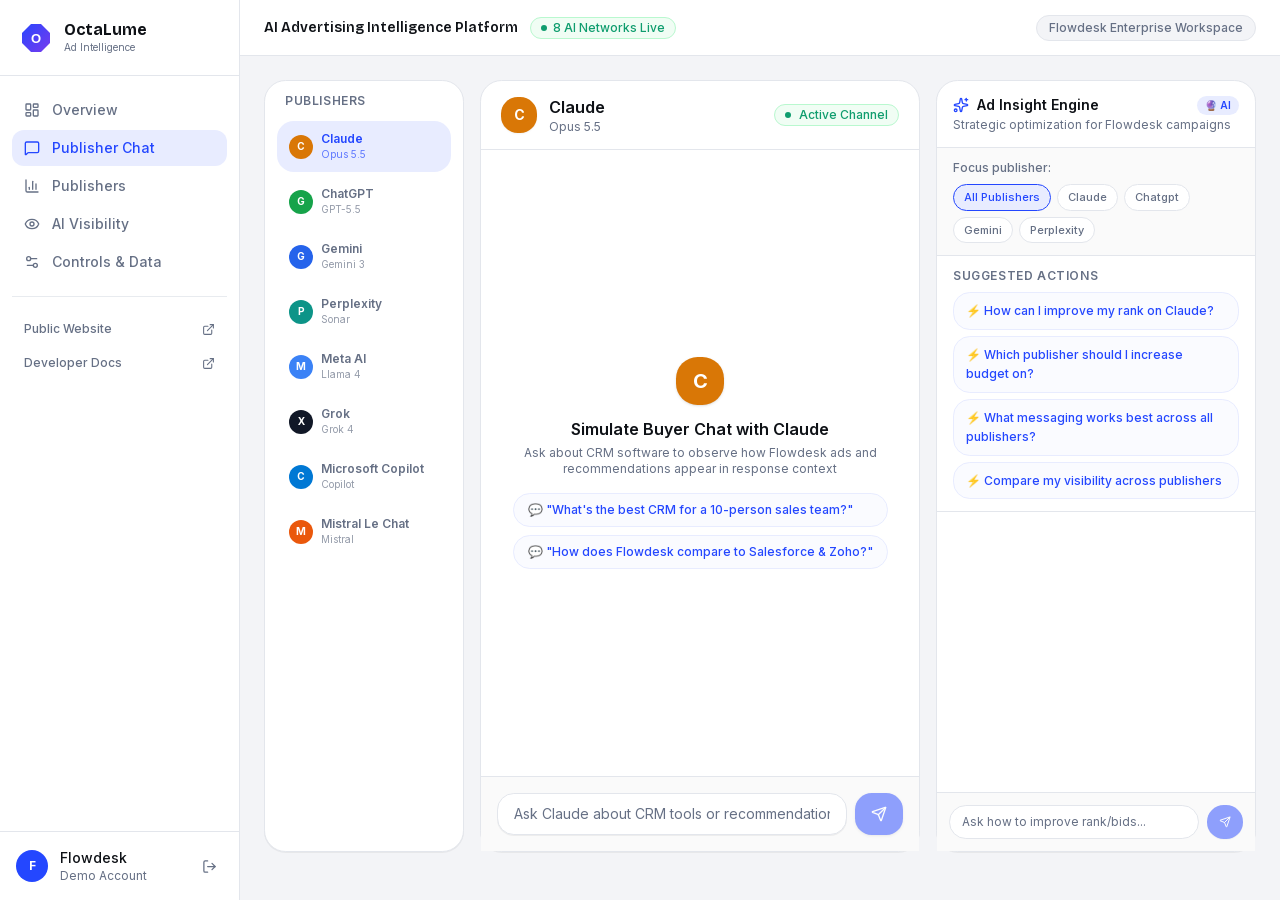
<file: chat.html>
<!DOCTYPE html><html lang="en" class="ec5Qua_variable _20uw4a_variable"><head><meta charSet="utf-8"/><meta name="viewport" content="width=device-width, initial-scale=1"/><link rel="preload" href="/_next/static/media/07c7676b89ed2778-s.p.2bn3s6zvc0dyp.woff2" as="font" crossorigin="" type="font/woff2"/><link rel="preload" href="/_next/static/media/8056169c9d560660-s.p.41rroleoq1br7.woff2" as="font" crossorigin="" type="font/woff2"/><link rel="stylesheet" href="/_next/static/chunks/27oqfqm22hxqg.css" data-precedence="next"/><link rel="preload" as="script" fetchPriority="low" href="/_next/static/chunks/310vm2bl3xxpt.js"/><script src="/_next/static/chunks/1wnov70f88xjy.js" async=""></script><script src="/_next/static/chunks/39_j1bdzreq0m.js" async=""></script><script src="/_next/static/chunks/33om2u2l1wmz7.js" async=""></script><script src="/_next/static/chunks/turbopack-2u1d16houkiyo.js" async=""></script><script src="/_next/static/chunks/3qfy96eoyh-ek.js" async=""></script><script src="/_next/static/chunks/3mwpa_w56igl7.js" async=""></script><script src="/_next/static/chunks/1pgw4-8evp2nj.js" async=""></script><meta name="next-size-adjust" content=""/><title>OctaLume — AI Advertising Intelligence</title><meta name="description" content="AI-native advertising network and publisher intelligence platform"/><link rel="icon" href="/favicon.ico?favicon.117ezoe8m31dk.ico" sizes="48x48" type="image/x-icon"/><script src="/_next/static/chunks/0cz1d0mv5g_q7.js" noModule=""></script></head><body class="bg-[#f3f4f7] text-[#0e1116] antialiased"><div hidden=""><!--$--><!--/$--></div><div class="flex h-screen overflow-hidden"><aside class="w-[240px] flex-shrink-0 bg-white border-r border-[#e3e6ec] flex flex-col h-screen sticky top-0"><a class="px-5 py-5 flex items-center gap-3 border-b border-[#e3e6ec]" href="/dashboard"><svg width="32" height="32" viewBox="0 0 32 32" fill="none"><defs><linearGradient id="octaGrad" x1="0" y1="0" x2="32" y2="32" gradientUnits="userSpaceOnUse"><stop stop-color="#2447ff"></stop><stop offset="1" stop-color="#7c3aed"></stop></linearGradient></defs><polygon points="11,2 21,2 30,11 30,21 21,30 11,30 2,21 2,11" fill="url(#octaGrad)"></polygon><text x="16" y="21" text-anchor="middle" fill="white" font-size="13" font-weight="bold" font-family="sans-serif">O</text></svg><div><div class="font-bold text-[#0e1116] text-base leading-tight" style="font-family:var(--font-bricolage, sans-serif)">OctaLume</div><div class="text-[10px] text-[#667085]">Ad Intelligence</div></div></a><nav class="flex-1 px-3 py-4 space-y-0.5"><a class="flex items-center gap-3 px-3 py-2 rounded-lg text-sm font-medium transition-colors text-[#667085] hover:bg-[#f3f4f7] hover:text-[#0e1116]" href="/dashboard"><svg xmlns="http://www.w3.org/2000/svg" width="16" height="16" viewBox="0 0 24 24" fill="none" stroke="currentColor" stroke-width="2" stroke-linecap="round" stroke-linejoin="round" class="lucide lucide-layout-dashboard" aria-hidden="true"><rect width="7" height="9" x="3" y="3" rx="1"></rect><rect width="7" height="5" x="14" y="3" rx="1"></rect><rect width="7" height="9" x="14" y="12" rx="1"></rect><rect width="7" height="5" x="3" y="16" rx="1"></rect></svg>Overview</a><a class="flex items-center gap-3 px-3 py-2 rounded-lg text-sm font-medium transition-colors bg-[#e8ecff] text-[#2447ff]" href="/chat"><svg xmlns="http://www.w3.org/2000/svg" width="16" height="16" viewBox="0 0 24 24" fill="none" stroke="currentColor" stroke-width="2" stroke-linecap="round" stroke-linejoin="round" class="lucide lucide-message-square" aria-hidden="true"><path d="M22 17a2 2 0 0 1-2 2H6.828a2 2 0 0 0-1.414.586l-2.202 2.202A.71.71 0 0 1 2 21.286V5a2 2 0 0 1 2-2h16a2 2 0 0 1 2 2z"></path></svg>Publisher Chat</a><a class="flex items-center gap-3 px-3 py-2 rounded-lg text-sm font-medium transition-colors text-[#667085] hover:bg-[#f3f4f7] hover:text-[#0e1116]" href="/publishers"><svg xmlns="http://www.w3.org/2000/svg" width="16" height="16" viewBox="0 0 24 24" fill="none" stroke="currentColor" stroke-width="2" stroke-linecap="round" stroke-linejoin="round" class="lucide lucide-chart-column lucide-bar-chart-3" aria-hidden="true"><path d="M3 3v16a2 2 0 0 0 2 2h16"></path><path d="M18 17V9"></path><path d="M13 17V5"></path><path d="M8 17v-3"></path></svg>Publishers</a><a class="flex items-center gap-3 px-3 py-2 rounded-lg text-sm font-medium transition-colors text-[#667085] hover:bg-[#f3f4f7] hover:text-[#0e1116]" href="/visibility"><svg xmlns="http://www.w3.org/2000/svg" width="16" height="16" viewBox="0 0 24 24" fill="none" stroke="currentColor" stroke-width="2" stroke-linecap="round" stroke-linejoin="round" class="lucide lucide-eye" aria-hidden="true"><path d="M2.062 12.348a1 1 0 0 1 0-.696 10.75 10.75 0 0 1 19.876 0 1 1 0 0 1 0 .696 10.75 10.75 0 0 1-19.876 0"></path><circle cx="12" cy="12" r="3"></circle></svg>AI Visibility</a><a class="flex items-center gap-3 px-3 py-2 rounded-lg text-sm font-medium transition-colors text-[#667085] hover:bg-[#f3f4f7] hover:text-[#0e1116]" href="/controls"><svg xmlns="http://www.w3.org/2000/svg" width="16" height="16" viewBox="0 0 24 24" fill="none" stroke="currentColor" stroke-width="2" stroke-linecap="round" stroke-linejoin="round" class="lucide lucide-settings-2" aria-hidden="true"><path d="M14 17H5"></path><path d="M19 7h-9"></path><circle cx="17" cy="17" r="3"></circle><circle cx="7" cy="7" r="3"></circle></svg>Controls &amp; Data</a><div class="pt-4 mt-4 border-t border-[#e3e6ec]/80 space-y-0.5"><a class="flex items-center justify-between px-3 py-2 rounded-lg text-xs font-medium text-[#667085] hover:bg-[#f3f4f7] hover:text-[#0e1116] transition-colors" href="/"><span>Public Website</span><svg xmlns="http://www.w3.org/2000/svg" width="13" height="13" viewBox="0 0 24 24" fill="none" stroke="currentColor" stroke-width="2" stroke-linecap="round" stroke-linejoin="round" class="lucide lucide-external-link" aria-hidden="true"><path d="M15 3h6v6"></path><path d="M10 14 21 3"></path><path d="M18 13v6a2 2 0 0 1-2 2H5a2 2 0 0 1-2-2V8a2 2 0 0 1 2-2h6"></path></svg></a><a class="flex items-center justify-between px-3 py-2 rounded-lg text-xs font-medium text-[#667085] hover:bg-[#f3f4f7] hover:text-[#0e1116] transition-colors" href="/docs"><span>Developer Docs</span><svg xmlns="http://www.w3.org/2000/svg" width="13" height="13" viewBox="0 0 24 24" fill="none" stroke="currentColor" stroke-width="2" stroke-linecap="round" stroke-linejoin="round" class="lucide lucide-external-link" aria-hidden="true"><path d="M15 3h6v6"></path><path d="M10 14 21 3"></path><path d="M18 13v6a2 2 0 0 1-2 2H5a2 2 0 0 1-2-2V8a2 2 0 0 1 2-2h6"></path></svg></a></div></nav><div class="px-4 py-4 border-t border-[#e3e6ec] flex items-center justify-between"><div class="flex items-center gap-3"><div class="w-8 h-8 rounded-full bg-[#2447ff] flex items-center justify-center text-white text-xs font-bold">F</div><div><div class="text-sm font-medium text-[#0e1116]">Flowdesk</div><div class="text-xs text-[#667085]">Demo Account</div></div></div><a title="Sign Out" class="p-1.5 text-[#667085] hover:text-[#0e1116] hover:bg-[#f3f4f7] rounded-lg transition-colors" href="/login"><svg xmlns="http://www.w3.org/2000/svg" width="15" height="15" viewBox="0 0 24 24" fill="none" stroke="currentColor" stroke-width="2" stroke-linecap="round" stroke-linejoin="round" class="lucide lucide-log-out" aria-hidden="true"><path d="m16 17 5-5-5-5"></path><path d="M21 12H9"></path><path d="M9 21H5a2 2 0 0 1-2-2V5a2 2 0 0 1 2-2h4"></path></svg></a></div></aside><div class="flex flex-col flex-1 min-w-0 overflow-hidden"><header class="h-14 border-b border-[#e3e6ec] bg-white px-6 flex items-center justify-between flex-shrink-0"><div class="flex items-center gap-3"><span class="text-sm font-semibold text-[#0e1116]" style="font-family:var(--font-bricolage, sans-serif)">AI Advertising Intelligence Platform</span><span class="inline-flex items-center gap-1.5 text-xs text-[#0f9d6e] bg-green-50 border border-green-200 rounded-full px-2.5 py-0.5 font-medium"><span class="w-1.5 h-1.5 rounded-full bg-[#0f9d6e] animate-pulse"></span>8 AI Networks Live</span></div><div class="flex items-center gap-3"><div class="text-xs text-[#667085] bg-[#f3f4f7] border border-[#e3e6ec] rounded-full px-3 py-1 font-medium">Flowdesk Enterprise Workspace</div></div></header><main class="flex-1 overflow-y-auto p-6"><div class="h-[calc(100vh-8rem)] flex gap-4 max-w-[1400px] mx-auto"><div class="w-[200px] flex-shrink-0 bg-white border border-[#e3e6ec] rounded-2xl p-3 overflow-y-auto shadow-2xs"><div class="text-xs font-semibold text-[#667085] uppercase tracking-wider px-2 mb-3">Publishers</div><div class="space-y-1"><button class="w-full flex items-center gap-2 px-3 py-2.5 rounded-xl text-left transition-colors bg-[#e8ecff] text-[#2447ff]"><div class="w-6 h-6 rounded-full flex items-center justify-center text-white text-[10px] font-bold flex-shrink-0" style="background-color:#d97706">C</div><div class="min-w-0"><div class="text-xs font-semibold truncate">Claude</div><div class="text-[10px] opacity-70 font-mono">Opus 5.5</div></div></button><button class="w-full flex items-center gap-2 px-3 py-2.5 rounded-xl text-left transition-colors hover:bg-[#f3f4f7] text-[#667085] hover:text-[#0e1116]"><div class="w-6 h-6 rounded-full flex items-center justify-center text-white text-[10px] font-bold flex-shrink-0" style="background-color:#16a34a">G</div><div class="min-w-0"><div class="text-xs font-semibold truncate">ChatGPT</div><div class="text-[10px] opacity-70 font-mono">GPT-5.5</div></div></button><button class="w-full flex items-center gap-2 px-3 py-2.5 rounded-xl text-left transition-colors hover:bg-[#f3f4f7] text-[#667085] hover:text-[#0e1116]"><div class="w-6 h-6 rounded-full flex items-center justify-center text-white text-[10px] font-bold flex-shrink-0" style="background-color:#2563eb">G</div><div class="min-w-0"><div class="text-xs font-semibold truncate">Gemini</div><div class="text-[10px] opacity-70 font-mono">Gemini 3</div></div></button><button class="w-full flex items-center gap-2 px-3 py-2.5 rounded-xl text-left transition-colors hover:bg-[#f3f4f7] text-[#667085] hover:text-[#0e1116]"><div class="w-6 h-6 rounded-full flex items-center justify-center text-white text-[10px] font-bold flex-shrink-0" style="background-color:#0d9488">P</div><div class="min-w-0"><div class="text-xs font-semibold truncate">Perplexity</div><div class="text-[10px] opacity-70 font-mono">Sonar</div></div></button><button class="w-full flex items-center gap-2 px-3 py-2.5 rounded-xl text-left transition-colors hover:bg-[#f3f4f7] text-[#667085] hover:text-[#0e1116]"><div class="w-6 h-6 rounded-full flex items-center justify-center text-white text-[10px] font-bold flex-shrink-0" style="background-color:#3b82f6">M</div><div class="min-w-0"><div class="text-xs font-semibold truncate">Meta AI</div><div class="text-[10px] opacity-70 font-mono">Llama 4</div></div></button><button class="w-full flex items-center gap-2 px-3 py-2.5 rounded-xl text-left transition-colors hover:bg-[#f3f4f7] text-[#667085] hover:text-[#0e1116]"><div class="w-6 h-6 rounded-full flex items-center justify-center text-white text-[10px] font-bold flex-shrink-0" style="background-color:#111827">X</div><div class="min-w-0"><div class="text-xs font-semibold truncate">Grok</div><div class="text-[10px] opacity-70 font-mono">Grok 4</div></div></button><button class="w-full flex items-center gap-2 px-3 py-2.5 rounded-xl text-left transition-colors hover:bg-[#f3f4f7] text-[#667085] hover:text-[#0e1116]"><div class="w-6 h-6 rounded-full flex items-center justify-center text-white text-[10px] font-bold flex-shrink-0" style="background-color:#0078d4">C</div><div class="min-w-0"><div class="text-xs font-semibold truncate">Microsoft Copilot</div><div class="text-[10px] opacity-70 font-mono">Copilot</div></div></button><button class="w-full flex items-center gap-2 px-3 py-2.5 rounded-xl text-left transition-colors hover:bg-[#f3f4f7] text-[#667085] hover:text-[#0e1116]"><div class="w-6 h-6 rounded-full flex items-center justify-center text-white text-[10px] font-bold flex-shrink-0" style="background-color:#ea580c">M</div><div class="min-w-0"><div class="text-xs font-semibold truncate">Mistral Le Chat</div><div class="text-[10px] opacity-70 font-mono">Mistral</div></div></button></div></div><div class="flex-1 bg-white border border-[#e3e6ec] rounded-2xl flex flex-col min-w-0 shadow-2xs"><div class="border-b border-[#e3e6ec] px-5 py-3.5 flex items-center gap-3"><div class="w-9 h-9 rounded-xl flex items-center justify-center text-white font-bold text-sm shadow-xs" style="background-color:#d97706">C</div><div><div class="font-semibold text-[#0e1116]">Claude</div><div class="text-xs text-[#667085] font-mono">Opus 5.5</div></div><div class="ml-auto flex items-center gap-2 text-xs text-[#0f9d6e] bg-green-50 border border-green-200 px-2.5 py-0.5 rounded-full font-medium"><span class="w-1.5 h-1.5 bg-[#0f9d6e] rounded-full inline-block animate-pulse"></span>Active Channel</div></div><div class="flex-1 overflow-y-auto p-5 space-y-4"><div class="flex flex-col items-center justify-center h-full text-center text-[#667085]"><div class="w-12 h-12 rounded-2xl mb-3 flex items-center justify-center text-xl font-bold text-white shadow-sm" style="background-color:#d97706">C</div><div class="font-semibold text-[#0e1116] mb-1">Simulate Buyer Chat with <!-- -->Claude</div><div class="text-xs text-[#667085] max-w-sm">Ask about CRM software to observe how Flowdesk ads and recommendations appear in response context</div><div class="mt-4 flex flex-col gap-2"><button class="text-xs text-[#2447ff] bg-[#fafbff] border border-[#e8ecff] hover:bg-[#e8ecff] px-3.5 py-2 rounded-xl transition-colors font-medium text-left">💬 &quot;<!-- -->What&#x27;s the best CRM for a 10-person sales team?<!-- -->&quot;</button><button class="text-xs text-[#2447ff] bg-[#fafbff] border border-[#e8ecff] hover:bg-[#e8ecff] px-3.5 py-2 rounded-xl transition-colors font-medium text-left">💬 &quot;<!-- -->How does Flowdesk compare to Salesforce &amp; Zoho?<!-- -->&quot;</button></div></div></div><div class="border-t border-[#e3e6ec] p-4 bg-[#fafafa]"><div class="flex gap-2"><input type="text" placeholder="Ask Claude about CRM tools or recommendations..." class="flex-1 bg-white border border-[#e3e6ec] rounded-xl px-4 py-2.5 text-sm text-[#0e1116] placeholder-[#667085] focus:outline-none focus:border-[#2447ff] focus:ring-1 focus:ring-[#2447ff] shadow-2xs" value=""/><button disabled="" class="bg-[#2447ff] text-white px-4 py-2.5 rounded-xl hover:bg-blue-700 disabled:opacity-50 disabled:cursor-not-allowed transition-colors shadow-sm"><svg xmlns="http://www.w3.org/2000/svg" width="16" height="16" viewBox="0 0 24 24" fill="none" stroke="currentColor" stroke-width="2" stroke-linecap="round" stroke-linejoin="round" class="lucide lucide-send" aria-hidden="true"><path d="M14.536 21.686a.5.5 0 0 0 .937-.024l6.5-19a.496.496 0 0 0-.635-.635l-19 6.5a.5.5 0 0 0-.024.937l7.93 3.18a2 2 0 0 1 1.112 1.11z"></path><path d="m21.854 2.147-10.94 10.939"></path></svg></button></div></div></div><div class="w-[320px] flex-shrink-0 bg-white border border-[#e3e6ec] rounded-2xl flex flex-col shadow-2xs"><div class="border-b border-[#e3e6ec] px-4 py-3.5"><div class="flex items-center gap-2 mb-0.5"><svg xmlns="http://www.w3.org/2000/svg" width="16" height="16" viewBox="0 0 24 24" fill="none" stroke="currentColor" stroke-width="2" stroke-linecap="round" stroke-linejoin="round" class="lucide lucide-sparkles lucide-stars text-[#2447ff]" aria-hidden="true"><path d="M11.017 2.814a1 1 0 0 1 1.966 0l1.051 5.558a2 2 0 0 0 1.594 1.594l5.558 1.051a1 1 0 0 1 0 1.966l-5.558 1.051a2 2 0 0 0-1.594 1.594l-1.051 5.558a1 1 0 0 1-1.966 0l-1.051-5.558a2 2 0 0 0-1.594-1.594l-5.558-1.051a1 1 0 0 1 0-1.966l5.558-1.051a2 2 0 0 0 1.594-1.594z"></path><path d="M20 2v4"></path><path d="M22 4h-4"></path><circle cx="4" cy="20" r="2"></circle></svg><span class="font-semibold text-[#0e1116] text-sm">Ad Insight Engine</span><span class="ml-auto text-[10px] bg-[#e8ecff] text-[#2447ff] px-2 py-0.5 rounded-full font-semibold">🔮 AI</span></div><p class="text-xs text-[#667085]">Strategic optimization for Flowdesk campaigns</p></div><div class="px-4 py-3 border-b border-[#e3e6ec] bg-[#fafafa]"><div class="text-xs text-[#667085] mb-2 font-medium">Focus publisher:</div><div class="flex flex-wrap gap-1.5"><button class="text-[11px] px-2.5 py-1 rounded-full border transition-colors capitalize font-medium border-[#2447ff] bg-[#e8ecff] text-[#2447ff]">All Publishers</button><button class="text-[11px] px-2.5 py-1 rounded-full border transition-colors capitalize font-medium border-[#e3e6ec] bg-white text-[#667085] hover:border-[#2447ff] hover:text-[#2447ff]">claude</button><button class="text-[11px] px-2.5 py-1 rounded-full border transition-colors capitalize font-medium border-[#e3e6ec] bg-white text-[#667085] hover:border-[#2447ff] hover:text-[#2447ff]">chatgpt</button><button class="text-[11px] px-2.5 py-1 rounded-full border transition-colors capitalize font-medium border-[#e3e6ec] bg-white text-[#667085] hover:border-[#2447ff] hover:text-[#2447ff]">gemini</button><button class="text-[11px] px-2.5 py-1 rounded-full border transition-colors capitalize font-medium border-[#e3e6ec] bg-white text-[#667085] hover:border-[#2447ff] hover:text-[#2447ff]">perplexity</button></div></div><div class="px-4 py-3 border-b border-[#e3e6ec]"><div class="text-xs font-semibold text-[#667085] mb-2 uppercase tracking-wider">Suggested actions</div><div class="space-y-1.5"><button class="w-full text-left text-xs text-[#2447ff] border border-[#e8ecff] bg-[#fafbff] px-3 py-2 rounded-xl hover:bg-[#e8ecff] transition-colors font-medium leading-relaxed">⚡ <!-- -->How can I improve my rank on Claude?</button><button class="w-full text-left text-xs text-[#2447ff] border border-[#e8ecff] bg-[#fafbff] px-3 py-2 rounded-xl hover:bg-[#e8ecff] transition-colors font-medium leading-relaxed">⚡ <!-- -->Which publisher should I increase budget on?</button><button class="w-full text-left text-xs text-[#2447ff] border border-[#e8ecff] bg-[#fafbff] px-3 py-2 rounded-xl hover:bg-[#e8ecff] transition-colors font-medium leading-relaxed">⚡ <!-- -->What messaging works best across all publishers?</button><button class="w-full text-left text-xs text-[#2447ff] border border-[#e8ecff] bg-[#fafbff] px-3 py-2 rounded-xl hover:bg-[#e8ecff] transition-colors font-medium leading-relaxed">⚡ <!-- -->Compare my visibility across publishers</button></div></div><div class="flex-1 overflow-y-auto p-4 space-y-3"></div><div class="border-t border-[#e3e6ec] p-3 bg-[#fafafa]"><div class="flex gap-2"><input type="text" placeholder="Ask how to improve rank/bids..." class="flex-1 bg-white border border-[#e3e6ec] rounded-xl px-3 py-2 text-xs text-[#0e1116] placeholder-[#667085] focus:outline-none focus:border-[#2447ff]" value=""/><button disabled="" class="bg-[#2447ff] text-white px-3 py-2 rounded-xl hover:bg-blue-700 disabled:opacity-50 transition-colors shadow-2xs"><svg xmlns="http://www.w3.org/2000/svg" width="12" height="12" viewBox="0 0 24 24" fill="none" stroke="currentColor" stroke-width="2" stroke-linecap="round" stroke-linejoin="round" class="lucide lucide-send" aria-hidden="true"><path d="M14.536 21.686a.5.5 0 0 0 .937-.024l6.5-19a.496.496 0 0 0-.635-.635l-19 6.5a.5.5 0 0 0-.024.937l7.93 3.18a2 2 0 0 1 1.112 1.11z"></path><path d="m21.854 2.147-10.94 10.939"></path></svg></button></div></div></div></div><!--$--><!--/$--></main></div></div><script id="_R_">(globalThis["TURBOPACK"] || (globalThis["TURBOPACK"] = [])).push({"otherChunks":["static/chunks/310vm2bl3xxpt.js","static/chunks/1wnov70f88xjy.js","static/chunks/39_j1bdzreq0m.js","static/chunks/33om2u2l1wmz7.js"],"runtimeModuleIds":[94553]});</script><script src="/_next/static/chunks/310vm2bl3xxpt.js" async=""></script><script>(self.__next_f=self.__next_f||[]).push([0])</script><script>self.__next_f.push([1,"1:\"$Sreact.fragment\"\n2:\"/_next/static/chunks/3qfy96eoyh-ek.js\"\n3:\"/_next/static/chunks/3mwpa_w56igl7.js\"\n4:I[99765,[\"$2\",\"$3\"],\"default\"]\n5:I[39756,[\"$2\",\"$3\"],\"default\"]\n6:I[37457,[\"$2\",\"$3\"],\"default\"]\na:\"/_next/static/chunks/1pgw4-8evp2nj.js\"\nb:I[16987,[\"$2\",\"$3\",\"$a\"],\"default\"]\nc:I[97367,[\"$2\",\"$3\"],\"OutletBoundary\"]\nd:\"$Sreact.suspense\"\nf:\"ViewportBoundary\"\n10:I[97367,[\"$2\",\"$3\"],\"$f\"]\n12:\"MetadataBoundary\"\n13:I[97367,[\"$2\",\"$3\"],\"$12\"]\n15:I[68027,[\"$2\",\"$3\"],\"default\",1]\n:HL[\"/_next/static/chunks/27oqfqm22hxqg.css\",\"style\"]\n:HL[\"/_next/static/media/07c7676b89ed2778-s.p.2bn3s6zvc0dyp.woff2\",\"font\",{\"crossOrigin\":\"\",\"type\":\"font/woff2\"}]\n:HL[\"/_next/static/media/8056169c9d560660-s.p.41rroleoq1br7.woff2\",\"font\",{\"crossOrigin\":\"\",\"type\":\"font/woff2\"}]\n8:X\n9:[[\"children\",{\"s\":\"__PAGE__\",\"h\":512,\"d\":{\"r\":[\"$\",\"$1\",\"c\",{\"children\":[[\"$\",\"$Lb\",null,{}],[[\"$\",\"script\",\"script-0\",{\"src\":\"/_next/static/chunks/1pgw4-8evp2nj.js\",\"async\":true,\"nonce\":\"$undefined\"}]],[\"$\",\"$Lc\",null,{\"children\":[\"$\",\"$d\",null,{\"name\":\"Next.MetadataOutlet\",\"children\":\"$@e\"}]}]]}],\"p\":false,\"v\":null}}]]\n7:[[\"children\",{\"s\":\"chat\",\"h\":512,\"d\":{\"r\":[\"$\",\"$1\",\"c\",{\"children\":[null,[\"$\",\"$L5\",null,{\"parallelRouterKey\":\"children\",\"error\":\"$undefined\",\"errorStyles\":\"$undefined\",\"errorScripts\":\"$undefined\",\"template\":[\"$\",\"$L6\",null,{}],\"templateStyles\":\"$undefined\",\"templateScripts\":\"$undefined\",\"notFound\":\"$undefined\",\"forbidden\":\"$undefined\",\"unauthorized\":\"$undefined\"}]]}],\"p\":false,\"v\":\"$8\"},\"c\":\"$Q9\"}]]\n"])</script><script>self.__next_f.push([1,"0:{\"P\":null,\"c\":[\"\",\"chat\"],\"q\":\"\",\"i\":false,\"t\":{\"t\":{\"s\":\"\",\"h\":528,\"d\":{\"r\":[\"$\",\"$1\",\"c\",{\"children\":[[[\"$\",\"link\",\"0\",{\"rel\":\"stylesheet\",\"href\":\"/_next/static/chunks/27oqfqm22hxqg.css\",\"precedence\":\"next\",\"crossOrigin\":\"$undefined\",\"nonce\":\"$undefined\"}],[\"$\",\"script\",\"script-0\",{\"src\":\"/_next/static/chunks/3qfy96eoyh-ek.js\",\"async\":true,\"nonce\":\"$undefined\"}],[\"$\",\"script\",\"script-1\",{\"src\":\"/_next/static/chunks/3mwpa_w56igl7.js\",\"async\":true,\"nonce\":\"$undefined\"}]],[\"$\",\"html\",null,{\"lang\":\"en\",\"className\":\"ec5Qua_variable _20uw4a_variable\",\"children\":[\"$\",\"body\",null,{\"className\":\"bg-[#f3f4f7] text-[#0e1116] antialiased\",\"children\":[\"$\",\"$L4\",null,{\"children\":[\"$\",\"$L5\",null,{\"parallelRouterKey\":\"children\",\"error\":\"$undefined\",\"errorStyles\":\"$undefined\",\"errorScripts\":\"$undefined\",\"template\":[\"$\",\"$L6\",null,{}],\"templateStyles\":\"$undefined\",\"templateScripts\":\"$undefined\",\"notFound\":[[[\"$\",\"title\",null,{\"children\":\"404: This page could not be found.\"}],[\"$\",\"div\",null,{\"style\":{\"fontFamily\":\"system-ui,\\\"Segoe UI\\\",Roboto,Helvetica,Arial,sans-serif,\\\"Apple Color Emoji\\\",\\\"Segoe UI Emoji\\\"\",\"height\":\"100vh\",\"textAlign\":\"center\",\"display\":\"flex\",\"flexDirection\":\"column\",\"alignItems\":\"center\",\"justifyContent\":\"center\"},\"children\":[\"$\",\"div\",null,{\"children\":[[\"$\",\"style\",null,{\"dangerouslySetInnerHTML\":{\"__html\":\"body{color:#000;background:#fff;margin:0}.next-error-h1{border-right:1px solid rgba(0,0,0,.3)}@media (prefers-color-scheme:dark){body{color:#fff;background:#000}.next-error-h1{border-right:1px solid rgba(255,255,255,.3)}}\"}}],[\"$\",\"h1\",null,{\"className\":\"next-error-h1\",\"style\":{\"display\":\"inline-block\",\"margin\":\"0 20px 0 0\",\"padding\":\"0 23px 0 0\",\"fontSize\":24,\"fontWeight\":500,\"verticalAlign\":\"top\",\"lineHeight\":\"49px\"},\"children\":404}],[\"$\",\"div\",null,{\"style\":{\"display\":\"inline-block\"},\"children\":[\"$\",\"h2\",null,{\"style\":{\"fontSize\":14,\"fontWeight\":400,\"lineHeight\":\"49px\",\"margin\":0},\"children\":\"This page could not be found.\"}]}]]}]}]],[]],\"forbidden\":\"$undefined\",\"unauthorized\":\"$undefined\"}]}]}]}]]}],\"p\":false,\"v\":null},\"c\":\"$Q7\"},\"h\":{\"r\":[\"$\",\"$1\",\"h\",{\"children\":[null,[\"$\",\"$L10\",null,{\"children\":\"$L11\"}],[\"$\",\"$L13\",null,{\"children\":[[\"$\",\"div\",null,{\"hidden\":true,\"children\":[\"$\",\"$d\",null,{\"name\":\"Next.Metadata\",\"children\":\"$L14\"}]}],null]}],[\"$\",\"meta\",null,{\"name\":\"next-size-adjust\",\"content\":\"\"}]]}],\"p\":false,\"v\":null}},\"m\":\"$undefined\",\"G\":[\"$15\",[[\"$\",\"link\",\"0\",{\"rel\":\"stylesheet\",\"href\":\"/_next/static/chunks/27oqfqm22hxqg.css\",\"precedence\":\"next\",\"crossOrigin\":\"$undefined\",\"nonce\":\"$undefined\"}]]],\"S\":true,\"r\":\"$undefined\",\"s\":\"$undefined\",\"a\":\"$undefined\",\"l\":\"$undefined\",\"p\":\"$undefined\",\"d\":\"$undefined\",\"b\":\"7_wS25V5G71hnV0RbZDfC\"}\n"])</script><script>self.__next_f.push([1,"8:C\n11:[[\"$\",\"meta\",\"0\",{\"charSet\":\"utf-8\"}],[\"$\",\"meta\",\"1\",{\"name\":\"viewport\",\"content\":\"width=device-width, initial-scale=1\"}]]\n"])</script><script>self.__next_f.push([1,"16:I[27201,[\"$2\",\"$3\"],\"IconMark\"]\ne:null\n14:[[\"$\",\"title\",\"0\",{\"children\":\"OctaLume — AI Advertising Intelligence\"}],[\"$\",\"meta\",\"1\",{\"name\":\"description\",\"content\":\"AI-native advertising network and publisher intelligence platform\"}],[\"$\",\"link\",\"2\",{\"rel\":\"icon\",\"href\":\"/favicon.ico?favicon.117ezoe8m31dk.ico\",\"sizes\":\"48x48\",\"type\":\"image/x-icon\"}],[\"$\",\"$L16\",\"3\",{}]]\n"])</script></body></html>
</file>
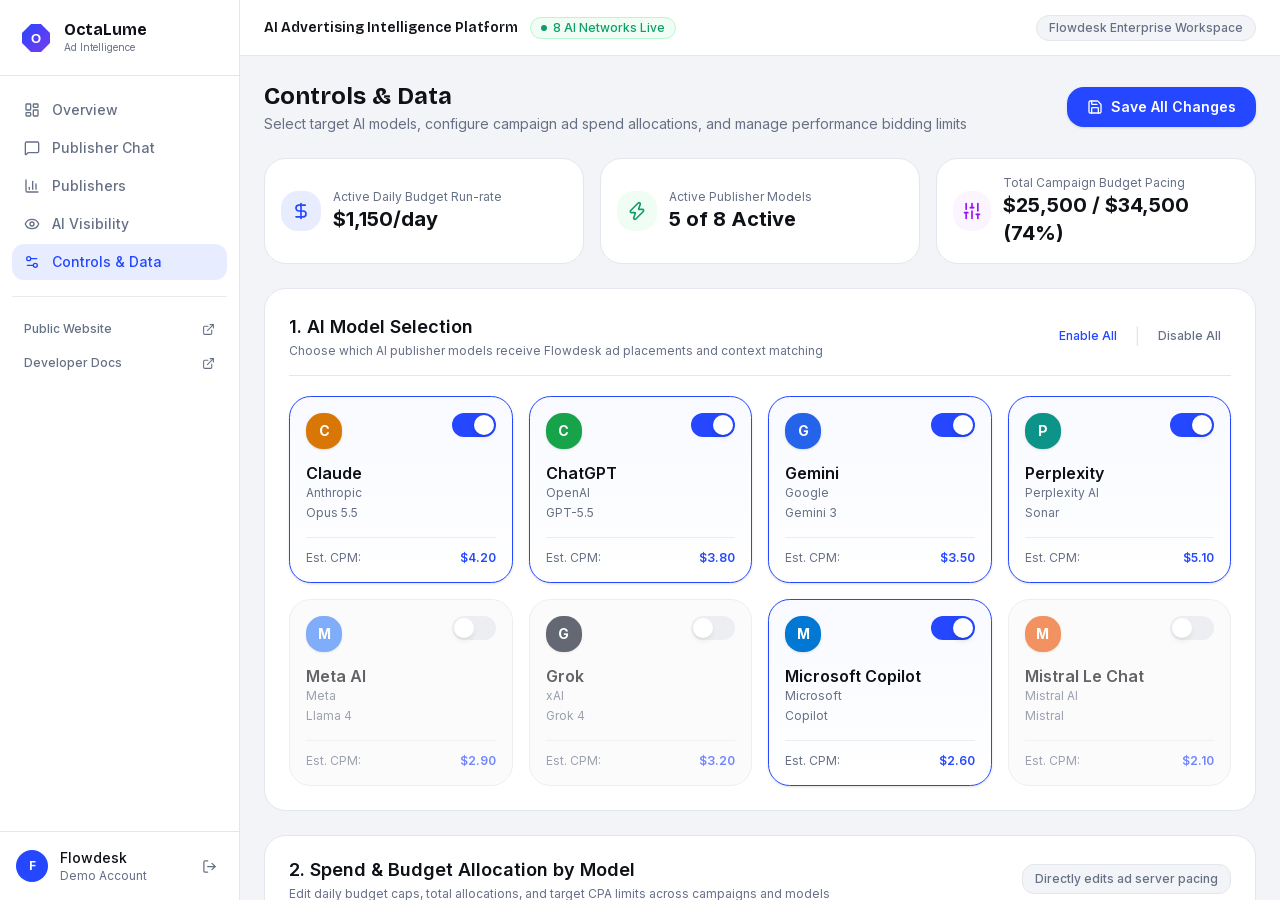
<file: controls.html>
<!DOCTYPE html><html lang="en" class="ec5Qua_variable _20uw4a_variable"><head><meta charSet="utf-8"/><meta name="viewport" content="width=device-width, initial-scale=1"/><link rel="preload" href="/_next/static/media/07c7676b89ed2778-s.p.2bn3s6zvc0dyp.woff2" as="font" crossorigin="" type="font/woff2"/><link rel="preload" href="/_next/static/media/8056169c9d560660-s.p.41rroleoq1br7.woff2" as="font" crossorigin="" type="font/woff2"/><link rel="stylesheet" href="/_next/static/chunks/27oqfqm22hxqg.css" data-precedence="next"/><link rel="preload" as="script" fetchPriority="low" href="/_next/static/chunks/310vm2bl3xxpt.js"/><script src="/_next/static/chunks/1wnov70f88xjy.js" async=""></script><script src="/_next/static/chunks/39_j1bdzreq0m.js" async=""></script><script src="/_next/static/chunks/33om2u2l1wmz7.js" async=""></script><script src="/_next/static/chunks/turbopack-2u1d16houkiyo.js" async=""></script><script src="/_next/static/chunks/3qfy96eoyh-ek.js" async=""></script><script src="/_next/static/chunks/3mwpa_w56igl7.js" async=""></script><script src="/_next/static/chunks/1wqf3hg_vk7rq.js" async=""></script><meta name="next-size-adjust" content=""/><title>OctaLume — AI Advertising Intelligence</title><meta name="description" content="AI-native advertising network and publisher intelligence platform"/><link rel="icon" href="/favicon.ico?favicon.117ezoe8m31dk.ico" sizes="48x48" type="image/x-icon"/><script src="/_next/static/chunks/0cz1d0mv5g_q7.js" noModule=""></script></head><body class="bg-[#f3f4f7] text-[#0e1116] antialiased"><div hidden=""><!--$--><!--/$--></div><div class="flex h-screen overflow-hidden"><aside class="w-[240px] flex-shrink-0 bg-white border-r border-[#e3e6ec] flex flex-col h-screen sticky top-0"><a class="px-5 py-5 flex items-center gap-3 border-b border-[#e3e6ec]" href="/dashboard"><svg width="32" height="32" viewBox="0 0 32 32" fill="none"><defs><linearGradient id="octaGrad" x1="0" y1="0" x2="32" y2="32" gradientUnits="userSpaceOnUse"><stop stop-color="#2447ff"></stop><stop offset="1" stop-color="#7c3aed"></stop></linearGradient></defs><polygon points="11,2 21,2 30,11 30,21 21,30 11,30 2,21 2,11" fill="url(#octaGrad)"></polygon><text x="16" y="21" text-anchor="middle" fill="white" font-size="13" font-weight="bold" font-family="sans-serif">O</text></svg><div><div class="font-bold text-[#0e1116] text-base leading-tight" style="font-family:var(--font-bricolage, sans-serif)">OctaLume</div><div class="text-[10px] text-[#667085]">Ad Intelligence</div></div></a><nav class="flex-1 px-3 py-4 space-y-0.5"><a class="flex items-center gap-3 px-3 py-2 rounded-lg text-sm font-medium transition-colors text-[#667085] hover:bg-[#f3f4f7] hover:text-[#0e1116]" href="/dashboard"><svg xmlns="http://www.w3.org/2000/svg" width="16" height="16" viewBox="0 0 24 24" fill="none" stroke="currentColor" stroke-width="2" stroke-linecap="round" stroke-linejoin="round" class="lucide lucide-layout-dashboard" aria-hidden="true"><rect width="7" height="9" x="3" y="3" rx="1"></rect><rect width="7" height="5" x="14" y="3" rx="1"></rect><rect width="7" height="9" x="14" y="12" rx="1"></rect><rect width="7" height="5" x="3" y="16" rx="1"></rect></svg>Overview</a><a class="flex items-center gap-3 px-3 py-2 rounded-lg text-sm font-medium transition-colors text-[#667085] hover:bg-[#f3f4f7] hover:text-[#0e1116]" href="/chat"><svg xmlns="http://www.w3.org/2000/svg" width="16" height="16" viewBox="0 0 24 24" fill="none" stroke="currentColor" stroke-width="2" stroke-linecap="round" stroke-linejoin="round" class="lucide lucide-message-square" aria-hidden="true"><path d="M22 17a2 2 0 0 1-2 2H6.828a2 2 0 0 0-1.414.586l-2.202 2.202A.71.71 0 0 1 2 21.286V5a2 2 0 0 1 2-2h16a2 2 0 0 1 2 2z"></path></svg>Publisher Chat</a><a class="flex items-center gap-3 px-3 py-2 rounded-lg text-sm font-medium transition-colors text-[#667085] hover:bg-[#f3f4f7] hover:text-[#0e1116]" href="/publishers"><svg xmlns="http://www.w3.org/2000/svg" width="16" height="16" viewBox="0 0 24 24" fill="none" stroke="currentColor" stroke-width="2" stroke-linecap="round" stroke-linejoin="round" class="lucide lucide-chart-column lucide-bar-chart-3" aria-hidden="true"><path d="M3 3v16a2 2 0 0 0 2 2h16"></path><path d="M18 17V9"></path><path d="M13 17V5"></path><path d="M8 17v-3"></path></svg>Publishers</a><a class="flex items-center gap-3 px-3 py-2 rounded-lg text-sm font-medium transition-colors text-[#667085] hover:bg-[#f3f4f7] hover:text-[#0e1116]" href="/visibility"><svg xmlns="http://www.w3.org/2000/svg" width="16" height="16" viewBox="0 0 24 24" fill="none" stroke="currentColor" stroke-width="2" stroke-linecap="round" stroke-linejoin="round" class="lucide lucide-eye" aria-hidden="true"><path d="M2.062 12.348a1 1 0 0 1 0-.696 10.75 10.75 0 0 1 19.876 0 1 1 0 0 1 0 .696 10.75 10.75 0 0 1-19.876 0"></path><circle cx="12" cy="12" r="3"></circle></svg>AI Visibility</a><a class="flex items-center gap-3 px-3 py-2 rounded-lg text-sm font-medium transition-colors bg-[#e8ecff] text-[#2447ff]" href="/controls"><svg xmlns="http://www.w3.org/2000/svg" width="16" height="16" viewBox="0 0 24 24" fill="none" stroke="currentColor" stroke-width="2" stroke-linecap="round" stroke-linejoin="round" class="lucide lucide-settings-2" aria-hidden="true"><path d="M14 17H5"></path><path d="M19 7h-9"></path><circle cx="17" cy="17" r="3"></circle><circle cx="7" cy="7" r="3"></circle></svg>Controls &amp; Data</a><div class="pt-4 mt-4 border-t border-[#e3e6ec]/80 space-y-0.5"><a class="flex items-center justify-between px-3 py-2 rounded-lg text-xs font-medium text-[#667085] hover:bg-[#f3f4f7] hover:text-[#0e1116] transition-colors" href="/"><span>Public Website</span><svg xmlns="http://www.w3.org/2000/svg" width="13" height="13" viewBox="0 0 24 24" fill="none" stroke="currentColor" stroke-width="2" stroke-linecap="round" stroke-linejoin="round" class="lucide lucide-external-link" aria-hidden="true"><path d="M15 3h6v6"></path><path d="M10 14 21 3"></path><path d="M18 13v6a2 2 0 0 1-2 2H5a2 2 0 0 1-2-2V8a2 2 0 0 1 2-2h6"></path></svg></a><a class="flex items-center justify-between px-3 py-2 rounded-lg text-xs font-medium text-[#667085] hover:bg-[#f3f4f7] hover:text-[#0e1116] transition-colors" href="/docs"><span>Developer Docs</span><svg xmlns="http://www.w3.org/2000/svg" width="13" height="13" viewBox="0 0 24 24" fill="none" stroke="currentColor" stroke-width="2" stroke-linecap="round" stroke-linejoin="round" class="lucide lucide-external-link" aria-hidden="true"><path d="M15 3h6v6"></path><path d="M10 14 21 3"></path><path d="M18 13v6a2 2 0 0 1-2 2H5a2 2 0 0 1-2-2V8a2 2 0 0 1 2-2h6"></path></svg></a></div></nav><div class="px-4 py-4 border-t border-[#e3e6ec] flex items-center justify-between"><div class="flex items-center gap-3"><div class="w-8 h-8 rounded-full bg-[#2447ff] flex items-center justify-center text-white text-xs font-bold">F</div><div><div class="text-sm font-medium text-[#0e1116]">Flowdesk</div><div class="text-xs text-[#667085]">Demo Account</div></div></div><a title="Sign Out" class="p-1.5 text-[#667085] hover:text-[#0e1116] hover:bg-[#f3f4f7] rounded-lg transition-colors" href="/login"><svg xmlns="http://www.w3.org/2000/svg" width="15" height="15" viewBox="0 0 24 24" fill="none" stroke="currentColor" stroke-width="2" stroke-linecap="round" stroke-linejoin="round" class="lucide lucide-log-out" aria-hidden="true"><path d="m16 17 5-5-5-5"></path><path d="M21 12H9"></path><path d="M9 21H5a2 2 0 0 1-2-2V5a2 2 0 0 1 2-2h4"></path></svg></a></div></aside><div class="flex flex-col flex-1 min-w-0 overflow-hidden"><header class="h-14 border-b border-[#e3e6ec] bg-white px-6 flex items-center justify-between flex-shrink-0"><div class="flex items-center gap-3"><span class="text-sm font-semibold text-[#0e1116]" style="font-family:var(--font-bricolage, sans-serif)">AI Advertising Intelligence Platform</span><span class="inline-flex items-center gap-1.5 text-xs text-[#0f9d6e] bg-green-50 border border-green-200 rounded-full px-2.5 py-0.5 font-medium"><span class="w-1.5 h-1.5 rounded-full bg-[#0f9d6e] animate-pulse"></span>8 AI Networks Live</span></div><div class="flex items-center gap-3"><div class="text-xs text-[#667085] bg-[#f3f4f7] border border-[#e3e6ec] rounded-full px-3 py-1 font-medium">Flowdesk Enterprise Workspace</div></div></header><main class="flex-1 overflow-y-auto p-6"><div class="max-w-[1200px] mx-auto space-y-6 pb-12"><div class="flex flex-col sm:flex-row sm:items-center sm:justify-between gap-4"><div><h1 class="text-2xl font-bold text-[#0e1116]" style="font-family:var(--font-bricolage, sans-serif)">Controls &amp; Data</h1><p class="text-sm text-[#667085] mt-0.5">Select target AI models, configure campaign ad spend allocations, and manage performance bidding limits</p></div><button class="inline-flex items-center gap-2 bg-[#2447ff] text-white px-5 py-2.5 rounded-xl text-sm font-semibold hover:bg-blue-700 transition-colors shadow-sm self-start sm:self-auto"><svg xmlns="http://www.w3.org/2000/svg" width="16" height="16" viewBox="0 0 24 24" fill="none" stroke="currentColor" stroke-width="2" stroke-linecap="round" stroke-linejoin="round" class="lucide lucide-save" aria-hidden="true"><path d="M15.2 3a2 2 0 0 1 1.4.6l3.8 3.8a2 2 0 0 1 .6 1.4V19a2 2 0 0 1-2 2H5a2 2 0 0 1-2-2V5a2 2 0 0 1 2-2z"></path><path d="M17 21v-7a1 1 0 0 0-1-1H8a1 1 0 0 0-1 1v7"></path><path d="M7 3v4a1 1 0 0 0 1 1h7"></path></svg>Save All Changes</button></div><div class="grid grid-cols-1 sm:grid-cols-3 gap-4"><div class="bg-white border border-[#e3e6ec] rounded-2xl p-4 flex items-center gap-3"><div class="w-10 h-10 rounded-xl bg-[#e8ecff] flex items-center justify-center text-[#2447ff]"><svg xmlns="http://www.w3.org/2000/svg" width="20" height="20" viewBox="0 0 24 24" fill="none" stroke="currentColor" stroke-width="2" stroke-linecap="round" stroke-linejoin="round" class="lucide lucide-dollar-sign" aria-hidden="true"><path d="M12 3v18"></path><path d="M17 5H9.5a1 1 0 000 7h5a1 1 0 010 7H6"></path></svg></div><div><div class="text-xs text-[#667085]">Active Daily Budget Run-rate</div><div class="text-xl font-bold text-[#0e1116]">$<!-- -->1,150<!-- -->/day</div></div></div><div class="bg-white border border-[#e3e6ec] rounded-2xl p-4 flex items-center gap-3"><div class="w-10 h-10 rounded-xl bg-green-50 flex items-center justify-center text-[#0f9d6e]"><svg xmlns="http://www.w3.org/2000/svg" width="20" height="20" viewBox="0 0 24 24" fill="none" stroke="currentColor" stroke-width="2" stroke-linecap="round" stroke-linejoin="round" class="lucide lucide-zap" aria-hidden="true"><path d="M15.914 4a1.5 1.5 0 00-2.474-1.561l-9 9A1.5 1.5 0 005.5 14h4.002a.5.5 0 01.471.666L8.086 20a1.5 1.5 0 002.475 1.56l9-9A1.5 1.5 0 0018.5 10h-3.997a.5.5 0 01-.472-.667z"></path></svg></div><div><div class="text-xs text-[#667085]">Active Publisher Models</div><div class="text-xl font-bold text-[#0e1116]">5<!-- --> of <!-- -->8<!-- --> Active</div></div></div><div class="bg-white border border-[#e3e6ec] rounded-2xl p-4 flex items-center gap-3"><div class="w-10 h-10 rounded-xl bg-purple-50 flex items-center justify-center text-purple-600"><svg xmlns="http://www.w3.org/2000/svg" width="20" height="20" viewBox="0 0 24 24" fill="none" stroke="currentColor" stroke-width="2" stroke-linecap="round" stroke-linejoin="round" class="lucide lucide-sliders-vertical lucide-sliders" aria-hidden="true"><path d="M10 8h4"></path><path d="M12 21v-9"></path><path d="M12 8V3"></path><path d="M17 16h4"></path><path d="M19 12V3"></path><path d="M19 21v-5"></path><path d="M3 14h4"></path><path d="M5 10V3"></path><path d="M5 21v-7"></path></svg></div><div><div class="text-xs text-[#667085]">Total Campaign Budget Pacing</div><div class="text-xl font-bold text-[#0e1116]">$<!-- -->25,500<!-- --> / $<!-- -->34,500<!-- --> (<!-- -->74<!-- -->%)</div></div></div></div><div class="bg-white border border-[#e3e6ec] rounded-2xl p-6"><div class="flex flex-col sm:flex-row sm:items-center sm:justify-between gap-3 mb-5 pb-4 border-b border-[#e3e6ec]"><div><h2 class="text-lg font-semibold text-[#0e1116]">1. AI Model Selection</h2><p class="text-xs text-[#667085] mt-0.5">Choose which AI publisher models receive Flowdesk ad placements and context matching</p></div><div class="flex items-center gap-2"><button class="text-xs text-[#2447ff] hover:bg-[#e8ecff] px-2.5 py-1 rounded-lg font-medium transition-colors">Enable All</button><span class="text-[#e3e6ec]">|</span><button class="text-xs text-[#667085] hover:bg-[#f3f4f7] px-2.5 py-1 rounded-lg font-medium transition-colors">Disable All</button></div></div><div class="grid grid-cols-1 sm:grid-cols-2 md:grid-cols-4 gap-4"><div class="border rounded-2xl p-4 cursor-pointer transition-all select-none border-[#2447ff] bg-gradient-to-b from-[#f8faff] to-white shadow-sm"><div class="flex items-start justify-between mb-3"><div class="w-9 h-9 rounded-xl flex items-center justify-center text-white text-sm font-bold shadow-sm" style="background-color:#d97706">C</div><div class="w-11 h-6 rounded-full relative transition-colors bg-[#2447ff]"><span class="w-5 h-5 bg-white rounded-full absolute top-0.5 shadow-md transition-all right-0.5"></span></div></div><div class="font-semibold text-[#0e1116] text-base">Claude</div><div class="text-xs text-[#667085]">Anthropic</div><div class="text-xs font-mono text-[#667085] mt-1">Opus 5.5</div><div class="mt-4 pt-3 border-t border-[#e3e6ec]/70 flex items-center justify-between text-xs"><span class="text-[#667085]">Est. CPM:</span><span class="font-semibold text-[#2447ff]">$4.20</span></div></div><div class="border rounded-2xl p-4 cursor-pointer transition-all select-none border-[#2447ff] bg-gradient-to-b from-[#f8faff] to-white shadow-sm"><div class="flex items-start justify-between mb-3"><div class="w-9 h-9 rounded-xl flex items-center justify-center text-white text-sm font-bold shadow-sm" style="background-color:#16a34a">C</div><div class="w-11 h-6 rounded-full relative transition-colors bg-[#2447ff]"><span class="w-5 h-5 bg-white rounded-full absolute top-0.5 shadow-md transition-all right-0.5"></span></div></div><div class="font-semibold text-[#0e1116] text-base">ChatGPT</div><div class="text-xs text-[#667085]">OpenAI</div><div class="text-xs font-mono text-[#667085] mt-1">GPT-5.5</div><div class="mt-4 pt-3 border-t border-[#e3e6ec]/70 flex items-center justify-between text-xs"><span class="text-[#667085]">Est. CPM:</span><span class="font-semibold text-[#2447ff]">$3.80</span></div></div><div class="border rounded-2xl p-4 cursor-pointer transition-all select-none border-[#2447ff] bg-gradient-to-b from-[#f8faff] to-white shadow-sm"><div class="flex items-start justify-between mb-3"><div class="w-9 h-9 rounded-xl flex items-center justify-center text-white text-sm font-bold shadow-sm" style="background-color:#2563eb">G</div><div class="w-11 h-6 rounded-full relative transition-colors bg-[#2447ff]"><span class="w-5 h-5 bg-white rounded-full absolute top-0.5 shadow-md transition-all right-0.5"></span></div></div><div class="font-semibold text-[#0e1116] text-base">Gemini</div><div class="text-xs text-[#667085]">Google</div><div class="text-xs font-mono text-[#667085] mt-1">Gemini 3</div><div class="mt-4 pt-3 border-t border-[#e3e6ec]/70 flex items-center justify-between text-xs"><span class="text-[#667085]">Est. CPM:</span><span class="font-semibold text-[#2447ff]">$3.50</span></div></div><div class="border rounded-2xl p-4 cursor-pointer transition-all select-none border-[#2447ff] bg-gradient-to-b from-[#f8faff] to-white shadow-sm"><div class="flex items-start justify-between mb-3"><div class="w-9 h-9 rounded-xl flex items-center justify-center text-white text-sm font-bold shadow-sm" style="background-color:#0d9488">P</div><div class="w-11 h-6 rounded-full relative transition-colors bg-[#2447ff]"><span class="w-5 h-5 bg-white rounded-full absolute top-0.5 shadow-md transition-all right-0.5"></span></div></div><div class="font-semibold text-[#0e1116] text-base">Perplexity</div><div class="text-xs text-[#667085]">Perplexity AI</div><div class="text-xs font-mono text-[#667085] mt-1">Sonar</div><div class="mt-4 pt-3 border-t border-[#e3e6ec]/70 flex items-center justify-between text-xs"><span class="text-[#667085]">Est. CPM:</span><span class="font-semibold text-[#2447ff]">$5.10</span></div></div><div class="border rounded-2xl p-4 cursor-pointer transition-all select-none border-[#e3e6ec] bg-[#fafafa] opacity-65 hover:opacity-90"><div class="flex items-start justify-between mb-3"><div class="w-9 h-9 rounded-xl flex items-center justify-center text-white text-sm font-bold shadow-sm" style="background-color:#3b82f6">M</div><div class="w-11 h-6 rounded-full relative transition-colors bg-[#e3e6ec]"><span class="w-5 h-5 bg-white rounded-full absolute top-0.5 shadow-md transition-all left-0.5"></span></div></div><div class="font-semibold text-[#0e1116] text-base">Meta AI</div><div class="text-xs text-[#667085]">Meta</div><div class="text-xs font-mono text-[#667085] mt-1">Llama 4</div><div class="mt-4 pt-3 border-t border-[#e3e6ec]/70 flex items-center justify-between text-xs"><span class="text-[#667085]">Est. CPM:</span><span class="font-semibold text-[#2447ff]">$2.90</span></div></div><div class="border rounded-2xl p-4 cursor-pointer transition-all select-none border-[#e3e6ec] bg-[#fafafa] opacity-65 hover:opacity-90"><div class="flex items-start justify-between mb-3"><div class="w-9 h-9 rounded-xl flex items-center justify-center text-white text-sm font-bold shadow-sm" style="background-color:#111827">G</div><div class="w-11 h-6 rounded-full relative transition-colors bg-[#e3e6ec]"><span class="w-5 h-5 bg-white rounded-full absolute top-0.5 shadow-md transition-all left-0.5"></span></div></div><div class="font-semibold text-[#0e1116] text-base">Grok</div><div class="text-xs text-[#667085]">xAI</div><div class="text-xs font-mono text-[#667085] mt-1">Grok 4</div><div class="mt-4 pt-3 border-t border-[#e3e6ec]/70 flex items-center justify-between text-xs"><span class="text-[#667085]">Est. CPM:</span><span class="font-semibold text-[#2447ff]">$3.20</span></div></div><div class="border rounded-2xl p-4 cursor-pointer transition-all select-none border-[#2447ff] bg-gradient-to-b from-[#f8faff] to-white shadow-sm"><div class="flex items-start justify-between mb-3"><div class="w-9 h-9 rounded-xl flex items-center justify-center text-white text-sm font-bold shadow-sm" style="background-color:#0078d4">M</div><div class="w-11 h-6 rounded-full relative transition-colors bg-[#2447ff]"><span class="w-5 h-5 bg-white rounded-full absolute top-0.5 shadow-md transition-all right-0.5"></span></div></div><div class="font-semibold text-[#0e1116] text-base">Microsoft Copilot</div><div class="text-xs text-[#667085]">Microsoft</div><div class="text-xs font-mono text-[#667085] mt-1">Copilot</div><div class="mt-4 pt-3 border-t border-[#e3e6ec]/70 flex items-center justify-between text-xs"><span class="text-[#667085]">Est. CPM:</span><span class="font-semibold text-[#2447ff]">$2.60</span></div></div><div class="border rounded-2xl p-4 cursor-pointer transition-all select-none border-[#e3e6ec] bg-[#fafafa] opacity-65 hover:opacity-90"><div class="flex items-start justify-between mb-3"><div class="w-9 h-9 rounded-xl flex items-center justify-center text-white text-sm font-bold shadow-sm" style="background-color:#ea580c">M</div><div class="w-11 h-6 rounded-full relative transition-colors bg-[#e3e6ec]"><span class="w-5 h-5 bg-white rounded-full absolute top-0.5 shadow-md transition-all left-0.5"></span></div></div><div class="font-semibold text-[#0e1116] text-base">Mistral Le Chat</div><div class="text-xs text-[#667085]">Mistral AI</div><div class="text-xs font-mono text-[#667085] mt-1">Mistral</div><div class="mt-4 pt-3 border-t border-[#e3e6ec]/70 flex items-center justify-between text-xs"><span class="text-[#667085]">Est. CPM:</span><span class="font-semibold text-[#2447ff]">$2.10</span></div></div></div></div><div class="bg-white border border-[#e3e6ec] rounded-2xl overflow-hidden"><div class="px-6 py-5 border-b border-[#e3e6ec] flex flex-col sm:flex-row sm:items-center sm:justify-between gap-3"><div><h2 class="text-lg font-semibold text-[#0e1116]">2. Spend &amp; Budget Allocation by Model</h2><p class="text-xs text-[#667085] mt-0.5">Edit daily budget caps, total allocations, and target CPA limits across campaigns and models</p></div><div class="text-xs font-medium text-[#667085] bg-[#f3f4f7] px-3 py-1.5 rounded-lg border border-[#e3e6ec]">Directly edits ad server pacing</div></div><div class="overflow-x-auto"><table class="w-full text-sm"><thead><tr class="border-b border-[#e3e6ec] bg-[#fafafa]"><th class="px-6 py-3.5 text-left text-xs font-semibold text-[#667085] uppercase tracking-wider">AI Model</th><th class="px-5 py-3.5 text-left text-xs font-semibold text-[#667085] uppercase tracking-wider">Active Campaign</th><th class="px-5 py-3.5 text-left text-xs font-semibold text-[#667085] uppercase tracking-wider">Daily Budget</th><th class="px-5 py-3.5 text-left text-xs font-semibold text-[#667085] uppercase tracking-wider">Total Budget</th><th class="px-5 py-3.5 text-left text-xs font-semibold text-[#667085] uppercase tracking-wider">Target CPA</th><th class="px-5 py-3.5 text-right text-xs font-semibold text-[#667085] uppercase tracking-wider">Spent</th><th class="px-6 py-3.5 text-left text-xs font-semibold text-[#667085] uppercase tracking-wider">Budget Pacing</th></tr></thead><tbody><tr class="border-b border-[#e3e6ec] hover:bg-[#fafbff] transition-colors last:border-0"><td class="px-6 py-4 font-semibold text-[#0e1116] whitespace-nowrap">Claude</td><td class="px-5 py-4 text-[#667085] whitespace-nowrap">CRM for Small Teams</td><td class="px-5 py-4"><div class="flex items-center gap-1.5"><span class="text-[#667085] font-medium">$</span><input type="number" class="w-24 border border-[#e3e6ec] rounded-lg px-2.5 py-1.5 text-sm font-medium text-[#0e1116] bg-white focus:outline-none focus:border-[#2447ff] focus:ring-1 focus:ring-[#2447ff]" value="280"/><span class="text-xs text-[#667085]">/day</span></div></td><td class="px-5 py-4"><div class="flex items-center gap-1.5"><span class="text-[#667085] font-medium">$</span><input type="number" class="w-28 border border-[#e3e6ec] rounded-lg px-2.5 py-1.5 text-sm font-medium text-[#0e1116] bg-white focus:outline-none focus:border-[#2447ff] focus:ring-1 focus:ring-[#2447ff]" value="8400"/></div></td><td class="px-5 py-4"><div class="flex items-center gap-1.5"><span class="text-[#667085] font-medium">$</span><input type="number" class="w-20 border border-[#e3e6ec] rounded-lg px-2.5 py-1.5 text-sm font-medium text-[#0e1116] bg-white focus:outline-none focus:border-[#2447ff] focus:ring-1 focus:ring-[#2447ff]" value="32"/></div></td><td class="px-5 py-4 text-right font-medium text-[#0e1116] whitespace-nowrap">$<!-- -->5,200</td><td class="px-6 py-4"><div class="flex items-center gap-2.5 min-w-[140px]"><div class="flex-1 bg-[#f3f4f7] rounded-full h-2"><div class="h-2 rounded-full bg-[#2447ff]" style="width:62%"></div></div><span class="text-xs font-semibold text-[#0e1116] w-9 text-right">62<!-- -->%</span></div></td></tr><tr class="border-b border-[#e3e6ec] hover:bg-[#fafbff] transition-colors last:border-0"><td class="px-6 py-4 font-semibold text-[#0e1116] whitespace-nowrap">ChatGPT</td><td class="px-5 py-4 text-[#667085] whitespace-nowrap">Enterprise CRM Migration</td><td class="px-5 py-4"><div class="flex items-center gap-1.5"><span class="text-[#667085] font-medium">$</span><input type="number" class="w-24 border border-[#e3e6ec] rounded-lg px-2.5 py-1.5 text-sm font-medium text-[#0e1116] bg-white focus:outline-none focus:border-[#2447ff] focus:ring-1 focus:ring-[#2447ff]" value="350"/><span class="text-xs text-[#667085]">/day</span></div></td><td class="px-5 py-4"><div class="flex items-center gap-1.5"><span class="text-[#667085] font-medium">$</span><input type="number" class="w-28 border border-[#e3e6ec] rounded-lg px-2.5 py-1.5 text-sm font-medium text-[#0e1116] bg-white focus:outline-none focus:border-[#2447ff] focus:ring-1 focus:ring-[#2447ff]" value="10500"/></div></td><td class="px-5 py-4"><div class="flex items-center gap-1.5"><span class="text-[#667085] font-medium">$</span><input type="number" class="w-20 border border-[#e3e6ec] rounded-lg px-2.5 py-1.5 text-sm font-medium text-[#0e1116] bg-white focus:outline-none focus:border-[#2447ff] focus:ring-1 focus:ring-[#2447ff]" value="36"/></div></td><td class="px-5 py-4 text-right font-medium text-[#0e1116] whitespace-nowrap">$<!-- -->9,800</td><td class="px-6 py-4"><div class="flex items-center gap-2.5 min-w-[140px]"><div class="flex-1 bg-[#f3f4f7] rounded-full h-2"><div class="h-2 rounded-full bg-[#e5484d]" style="width:93%"></div></div><span class="text-xs font-semibold text-[#0e1116] w-9 text-right">93<!-- -->%</span></div></td></tr><tr class="border-b border-[#e3e6ec] hover:bg-[#fafbff] transition-colors last:border-0"><td class="px-6 py-4 font-semibold text-[#0e1116] whitespace-nowrap">Perplexity</td><td class="px-5 py-4 text-[#667085] whitespace-nowrap">CRM for Small Teams</td><td class="px-5 py-4"><div class="flex items-center gap-1.5"><span class="text-[#667085] font-medium">$</span><input type="number" class="w-24 border border-[#e3e6ec] rounded-lg px-2.5 py-1.5 text-sm font-medium text-[#0e1116] bg-white focus:outline-none focus:border-[#2447ff] focus:ring-1 focus:ring-[#2447ff]" value="160"/><span class="text-xs text-[#667085]">/day</span></div></td><td class="px-5 py-4"><div class="flex items-center gap-1.5"><span class="text-[#667085] font-medium">$</span><input type="number" class="w-28 border border-[#e3e6ec] rounded-lg px-2.5 py-1.5 text-sm font-medium text-[#0e1116] bg-white focus:outline-none focus:border-[#2447ff] focus:ring-1 focus:ring-[#2447ff]" value="4800"/></div></td><td class="px-5 py-4"><div class="flex items-center gap-1.5"><span class="text-[#667085] font-medium">$</span><input type="number" class="w-20 border border-[#e3e6ec] rounded-lg px-2.5 py-1.5 text-sm font-medium text-[#0e1116] bg-white focus:outline-none focus:border-[#2447ff] focus:ring-1 focus:ring-[#2447ff]" value="28"/></div></td><td class="px-5 py-4 text-right font-medium text-[#0e1116] whitespace-nowrap">$<!-- -->3,100</td><td class="px-6 py-4"><div class="flex items-center gap-2.5 min-w-[140px]"><div class="flex-1 bg-[#f3f4f7] rounded-full h-2"><div class="h-2 rounded-full bg-[#2447ff]" style="width:65%"></div></div><span class="text-xs font-semibold text-[#0e1116] w-9 text-right">65<!-- -->%</span></div></td></tr><tr class="border-b border-[#e3e6ec] hover:bg-[#fafbff] transition-colors last:border-0"><td class="px-6 py-4 font-semibold text-[#0e1116] whitespace-nowrap">Gemini</td><td class="px-5 py-4 text-[#667085] whitespace-nowrap">Competitor Conquest (Zoho/Salesforce)</td><td class="px-5 py-4"><div class="flex items-center gap-1.5"><span class="text-[#667085] font-medium">$</span><input type="number" class="w-24 border border-[#e3e6ec] rounded-lg px-2.5 py-1.5 text-sm font-medium text-[#0e1116] bg-white focus:outline-none focus:border-[#2447ff] focus:ring-1 focus:ring-[#2447ff]" value="220"/><span class="text-xs text-[#667085]">/day</span></div></td><td class="px-5 py-4"><div class="flex items-center gap-1.5"><span class="text-[#667085] font-medium">$</span><input type="number" class="w-28 border border-[#e3e6ec] rounded-lg px-2.5 py-1.5 text-sm font-medium text-[#0e1116] bg-white focus:outline-none focus:border-[#2447ff] focus:ring-1 focus:ring-[#2447ff]" value="6600"/></div></td><td class="px-5 py-4"><div class="flex items-center gap-1.5"><span class="text-[#667085] font-medium">$</span><input type="number" class="w-20 border border-[#e3e6ec] rounded-lg px-2.5 py-1.5 text-sm font-medium text-[#0e1116] bg-white focus:outline-none focus:border-[#2447ff] focus:ring-1 focus:ring-[#2447ff]" value="38"/></div></td><td class="px-5 py-4 text-right font-medium text-[#0e1116] whitespace-nowrap">$<!-- -->5,100</td><td class="px-6 py-4"><div class="flex items-center gap-2.5 min-w-[140px]"><div class="flex-1 bg-[#f3f4f7] rounded-full h-2"><div class="h-2 rounded-full bg-[#c77700]" style="width:77%"></div></div><span class="text-xs font-semibold text-[#0e1116] w-9 text-right">77<!-- -->%</span></div></td></tr><tr class="border-b border-[#e3e6ec] hover:bg-[#fafbff] transition-colors last:border-0"><td class="px-6 py-4 font-semibold text-[#0e1116] whitespace-nowrap">Microsoft Copilot</td><td class="px-5 py-4 text-[#667085] whitespace-nowrap">B2B Sales Acceleration</td><td class="px-5 py-4"><div class="flex items-center gap-1.5"><span class="text-[#667085] font-medium">$</span><input type="number" class="w-24 border border-[#e3e6ec] rounded-lg px-2.5 py-1.5 text-sm font-medium text-[#0e1116] bg-white focus:outline-none focus:border-[#2447ff] focus:ring-1 focus:ring-[#2447ff]" value="140"/><span class="text-xs text-[#667085]">/day</span></div></td><td class="px-5 py-4"><div class="flex items-center gap-1.5"><span class="text-[#667085] font-medium">$</span><input type="number" class="w-28 border border-[#e3e6ec] rounded-lg px-2.5 py-1.5 text-sm font-medium text-[#0e1116] bg-white focus:outline-none focus:border-[#2447ff] focus:ring-1 focus:ring-[#2447ff]" value="4200"/></div></td><td class="px-5 py-4"><div class="flex items-center gap-1.5"><span class="text-[#667085] font-medium">$</span><input type="number" class="w-20 border border-[#e3e6ec] rounded-lg px-2.5 py-1.5 text-sm font-medium text-[#0e1116] bg-white focus:outline-none focus:border-[#2447ff] focus:ring-1 focus:ring-[#2447ff]" value="34"/></div></td><td class="px-5 py-4 text-right font-medium text-[#0e1116] whitespace-nowrap">$<!-- -->2,300</td><td class="px-6 py-4"><div class="flex items-center gap-2.5 min-w-[140px]"><div class="flex-1 bg-[#f3f4f7] rounded-full h-2"><div class="h-2 rounded-full bg-[#2447ff]" style="width:55%"></div></div><span class="text-xs font-semibold text-[#0e1116] w-9 text-right">55<!-- -->%</span></div></td></tr></tbody></table></div></div><div class="bg-white border border-[#e3e6ec] rounded-2xl p-6"><div class="mb-5 pb-4 border-b border-[#e3e6ec]"><h2 class="text-lg font-semibold text-[#0e1116]">3. Performance &amp; Bidding Guardrails</h2><p class="text-xs text-[#667085] mt-0.5">Automated budget protections and bid multipliers to guard campaign ROI</p></div><div class="grid grid-cols-1 md:grid-cols-3 gap-6"><div class="border border-[#e3e6ec] rounded-xl p-4"><div class="text-sm font-semibold text-[#0e1116] mb-1">Bidding Strategy</div><p class="text-xs text-[#667085] mb-3">Determines how aggressively bids scale on high-intent buyer prompts</p><div class="flex gap-2"><button class="flex-1 text-xs py-2 px-1 rounded-lg capitalize font-medium border transition-colors border-[#e3e6ec] text-[#667085] hover:border-[#2447ff]">efficient</button><button class="flex-1 text-xs py-2 px-1 rounded-lg capitalize font-medium border transition-colors border-[#2447ff] bg-[#e8ecff] text-[#2447ff]">balanced</button><button class="flex-1 text-xs py-2 px-1 rounded-lg capitalize font-medium border transition-colors border-[#e3e6ec] text-[#667085] hover:border-[#2447ff]">aggressive</button></div></div><div class="border border-[#e3e6ec] rounded-xl p-4"><div class="flex items-center justify-between mb-1"><span class="text-sm font-semibold text-[#0e1116]">Max Target CPA Cap</span><span class="text-sm font-bold text-[#2447ff]">$<!-- -->45</span></div><p class="text-xs text-[#667085] mb-3">Auto-throttle models when 7-day CPA exceeds threshold</p><input type="range" min="20" max="80" class="w-full accent-[#2447ff]" value="45"/><div class="flex justify-between text-[11px] text-[#667085] mt-1"><span>$20 (Strict)</span><span>$80 (Growth)</span></div></div><div class="border border-[#e3e6ec] rounded-xl p-4"><div class="flex items-center justify-between mb-1"><span class="text-sm font-semibold text-[#0e1116]">Minimum ROAS Floor</span><span class="text-sm font-bold text-[#0f9d6e]">3.5<!-- -->×</span></div><p class="text-xs text-[#667085] mb-3">Require models to maintain minimum return on ad spend</p><input type="range" min="2.0" max="6.0" step="0.1" class="w-full accent-[#0f9d6e]" value="3.5"/><div class="flex justify-between text-[11px] text-[#667085] mt-1"><span>2.0×</span><span>6.0× (High return)</span></div></div></div></div></div><!--$--><!--/$--></main></div></div><script id="_R_">(globalThis["TURBOPACK"] || (globalThis["TURBOPACK"] = [])).push({"otherChunks":["static/chunks/310vm2bl3xxpt.js","static/chunks/1wnov70f88xjy.js","static/chunks/39_j1bdzreq0m.js","static/chunks/33om2u2l1wmz7.js"],"runtimeModuleIds":[94553]});</script><script src="/_next/static/chunks/310vm2bl3xxpt.js" async=""></script><script>(self.__next_f=self.__next_f||[]).push([0])</script><script>self.__next_f.push([1,"1:\"$Sreact.fragment\"\n2:\"/_next/static/chunks/3qfy96eoyh-ek.js\"\n3:\"/_next/static/chunks/3mwpa_w56igl7.js\"\n4:I[99765,[\"$2\",\"$3\"],\"default\"]\n5:I[39756,[\"$2\",\"$3\"],\"default\"]\n6:I[37457,[\"$2\",\"$3\"],\"default\"]\na:I[47257,[\"$2\",\"$3\"],\"ClientPageRoot\"]\nb:\"/_next/static/chunks/1wqf3hg_vk7rq.js\"\nc:I[10938,[\"$2\",\"$3\",\"$b\"],\"default\"]\nf:I[97367,[\"$2\",\"$3\"],\"OutletBoundary\"]\n10:\"$Sreact.suspense\"\n12:\"ViewportBoundary\"\n13:I[97367,[\"$2\",\"$3\"],\"$12\"]\n15:\"MetadataBoundary\"\n16:I[97367,[\"$2\",\"$3\"],\"$15\"]\n18:I[68027,[\"$2\",\"$3\"],\"default\",1]\n:HL[\"/_next/static/chunks/27oqfqm22hxqg.css\",\"style\"]\n:HL[\"/_next/static/media/07c7676b89ed2778-s.p.2bn3s6zvc0dyp.woff2\",\"font\",{\"crossOrigin\":\"\",\"type\":\"font/woff2\"}]\n:HL[\"/_next/static/media/8056169c9d560660-s.p.41rroleoq1br7.woff2\",\"font\",{\"crossOrigin\":\"\",\"type\":\"font/woff2\"}]\n8:X\n9:[[\"children\",{\"s\":\"__PAGE__\",\"h\":512,\"d\":{\"r\":[\"$\",\"$1\",\"c\",{\"children\":[[\"$\",\"$La\",null,{\"Component\":\"$c\",\"serverProvidedParams\":{\"searchParams\":{},\"params\":{},\"promises\":[\"$@d\",\"$@e\"]}}],[[\"$\",\"script\",\"script-0\",{\"src\":\"/_next/static/chunks/1wqf3hg_vk7rq.js\",\"async\":true,\"nonce\":\"$undefined\"}]],[\"$\",\"$Lf\",null,{\"children\":[\"$\",\"$10\",null,{\"name\":\"Next.MetadataOutlet\",\"children\":\"$@11\"}]}]]}],\"p\":false,\"v\":null}}]]\n7:[[\"children\",{\"s\":\"controls\",\"h\":512,\"d\":{\"r\":[\"$\",\"$1\",\"c\",{\"children\":[null,[\"$\",\"$L5\",null,{\"parallelRouterKey\":\"children\",\"error\":\"$undefined\",\"errorStyles\":\"$undefined\",\"errorScripts\":\"$undefined\",\"template\":[\"$\",\"$L6\",null,{}],\"templateStyles\":\"$undefined\",\"templateScripts\":\"$undefined\",\"notFound\":\"$undefined\",\"forbidden\":\"$undefined\",\"unauthorized\":\"$undefined\"}]]}],\"p\":false,\"v\":\"$8\"},\"c\":\"$Q9\"}]]\n"])</script><script>self.__next_f.push([1,"0:{\"P\":null,\"c\":[\"\",\"controls\"],\"q\":\"\",\"i\":false,\"t\":{\"t\":{\"s\":\"\",\"h\":528,\"d\":{\"r\":[\"$\",\"$1\",\"c\",{\"children\":[[[\"$\",\"link\",\"0\",{\"rel\":\"stylesheet\",\"href\":\"/_next/static/chunks/27oqfqm22hxqg.css\",\"precedence\":\"next\",\"crossOrigin\":\"$undefined\",\"nonce\":\"$undefined\"}],[\"$\",\"script\",\"script-0\",{\"src\":\"/_next/static/chunks/3qfy96eoyh-ek.js\",\"async\":true,\"nonce\":\"$undefined\"}],[\"$\",\"script\",\"script-1\",{\"src\":\"/_next/static/chunks/3mwpa_w56igl7.js\",\"async\":true,\"nonce\":\"$undefined\"}]],[\"$\",\"html\",null,{\"lang\":\"en\",\"className\":\"ec5Qua_variable _20uw4a_variable\",\"children\":[\"$\",\"body\",null,{\"className\":\"bg-[#f3f4f7] text-[#0e1116] antialiased\",\"children\":[\"$\",\"$L4\",null,{\"children\":[\"$\",\"$L5\",null,{\"parallelRouterKey\":\"children\",\"error\":\"$undefined\",\"errorStyles\":\"$undefined\",\"errorScripts\":\"$undefined\",\"template\":[\"$\",\"$L6\",null,{}],\"templateStyles\":\"$undefined\",\"templateScripts\":\"$undefined\",\"notFound\":[[[\"$\",\"title\",null,{\"children\":\"404: This page could not be found.\"}],[\"$\",\"div\",null,{\"style\":{\"fontFamily\":\"system-ui,\\\"Segoe UI\\\",Roboto,Helvetica,Arial,sans-serif,\\\"Apple Color Emoji\\\",\\\"Segoe UI Emoji\\\"\",\"height\":\"100vh\",\"textAlign\":\"center\",\"display\":\"flex\",\"flexDirection\":\"column\",\"alignItems\":\"center\",\"justifyContent\":\"center\"},\"children\":[\"$\",\"div\",null,{\"children\":[[\"$\",\"style\",null,{\"dangerouslySetInnerHTML\":{\"__html\":\"body{color:#000;background:#fff;margin:0}.next-error-h1{border-right:1px solid rgba(0,0,0,.3)}@media (prefers-color-scheme:dark){body{color:#fff;background:#000}.next-error-h1{border-right:1px solid rgba(255,255,255,.3)}}\"}}],[\"$\",\"h1\",null,{\"className\":\"next-error-h1\",\"style\":{\"display\":\"inline-block\",\"margin\":\"0 20px 0 0\",\"padding\":\"0 23px 0 0\",\"fontSize\":24,\"fontWeight\":500,\"verticalAlign\":\"top\",\"lineHeight\":\"49px\"},\"children\":404}],[\"$\",\"div\",null,{\"style\":{\"display\":\"inline-block\"},\"children\":[\"$\",\"h2\",null,{\"style\":{\"fontSize\":14,\"fontWeight\":400,\"lineHeight\":\"49px\",\"margin\":0},\"children\":\"This page could not be found.\"}]}]]}]}]],[]],\"forbidden\":\"$undefined\",\"unauthorized\":\"$undefined\"}]}]}]}]]}],\"p\":false,\"v\":null},\"c\":\"$Q7\"},\"h\":{\"r\":[\"$\",\"$1\",\"h\",{\"children\":[null,[\"$\",\"$L13\",null,{\"children\":\"$L14\"}],[\"$\",\"$L16\",null,{\"children\":[[\"$\",\"div\",null,{\"hidden\":true,\"children\":[\"$\",\"$10\",null,{\"name\":\"Next.Metadata\",\"children\":\"$L17\"}]}],null]}],[\"$\",\"meta\",null,{\"name\":\"next-size-adjust\",\"content\":\"\"}]]}],\"p\":false,\"v\":null}},\"m\":\"$undefined\",\"G\":[\"$18\",[[\"$\",\"link\",\"0\",{\"rel\":\"stylesheet\",\"href\":\"/_next/static/chunks/27oqfqm22hxqg.css\",\"precedence\":\"next\",\"crossOrigin\":\"$undefined\",\"nonce\":\"$undefined\"}]]],\"S\":true,\"r\":\"$undefined\",\"s\":\"$undefined\",\"a\":\"$undefined\",\"l\":\"$undefined\",\"p\":\"$undefined\",\"d\":\"$undefined\",\"b\":\"7_wS25V5G71hnV0RbZDfC\"}\n"])</script><script>self.__next_f.push([1,"8:C\nd:{}\ne:\"$9:0:1:d:r:props:children:0:props:serverProvidedParams:params\"\n"])</script><script>self.__next_f.push([1,"14:[[\"$\",\"meta\",\"0\",{\"charSet\":\"utf-8\"}],[\"$\",\"meta\",\"1\",{\"name\":\"viewport\",\"content\":\"width=device-width, initial-scale=1\"}]]\n"])</script><script>self.__next_f.push([1,"19:I[27201,[\"$2\",\"$3\"],\"IconMark\"]\n11:null\n17:[[\"$\",\"title\",\"0\",{\"children\":\"OctaLume — AI Advertising Intelligence\"}],[\"$\",\"meta\",\"1\",{\"name\":\"description\",\"content\":\"AI-native advertising network and publisher intelligence platform\"}],[\"$\",\"link\",\"2\",{\"rel\":\"icon\",\"href\":\"/favicon.ico?favicon.117ezoe8m31dk.ico\",\"sizes\":\"48x48\",\"type\":\"image/x-icon\"}],[\"$\",\"$L19\",\"3\",{}]]\n"])</script></body></html>
</file>
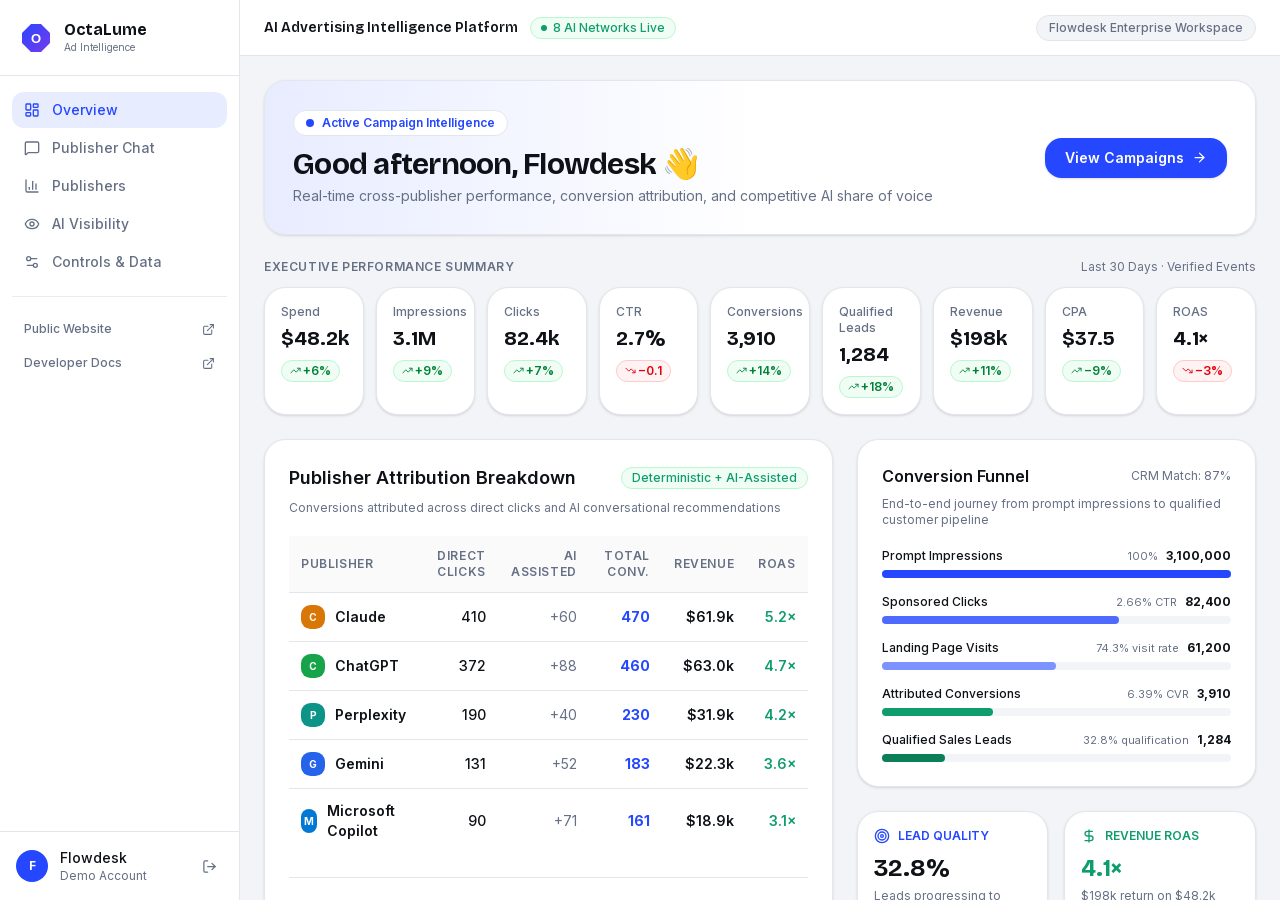
<file: dashboard.html>
<!DOCTYPE html><html lang="en" class="ec5Qua_variable _20uw4a_variable"><head><meta charSet="utf-8"/><meta name="viewport" content="width=device-width, initial-scale=1"/><link rel="preload" href="/_next/static/media/07c7676b89ed2778-s.p.2bn3s6zvc0dyp.woff2" as="font" crossorigin="" type="font/woff2"/><link rel="preload" href="/_next/static/media/8056169c9d560660-s.p.41rroleoq1br7.woff2" as="font" crossorigin="" type="font/woff2"/><link rel="stylesheet" href="/_next/static/chunks/27oqfqm22hxqg.css" data-precedence="next"/><link rel="preload" as="script" fetchPriority="low" href="/_next/static/chunks/310vm2bl3xxpt.js"/><script src="/_next/static/chunks/1wnov70f88xjy.js" async=""></script><script src="/_next/static/chunks/39_j1bdzreq0m.js" async=""></script><script src="/_next/static/chunks/33om2u2l1wmz7.js" async=""></script><script src="/_next/static/chunks/turbopack-2u1d16houkiyo.js" async=""></script><script src="/_next/static/chunks/3qfy96eoyh-ek.js" async=""></script><script src="/_next/static/chunks/3mwpa_w56igl7.js" async=""></script><meta name="next-size-adjust" content=""/><title>OctaLume — AI Advertising Intelligence</title><meta name="description" content="AI-native advertising network and publisher intelligence platform"/><link rel="icon" href="/favicon.ico?favicon.117ezoe8m31dk.ico" sizes="48x48" type="image/x-icon"/><script src="/_next/static/chunks/0cz1d0mv5g_q7.js" noModule=""></script></head><body class="bg-[#f3f4f7] text-[#0e1116] antialiased"><div hidden=""><!--$--><!--/$--></div><div class="flex h-screen overflow-hidden"><aside class="w-[240px] flex-shrink-0 bg-white border-r border-[#e3e6ec] flex flex-col h-screen sticky top-0"><a class="px-5 py-5 flex items-center gap-3 border-b border-[#e3e6ec]" href="/dashboard"><svg width="32" height="32" viewBox="0 0 32 32" fill="none"><defs><linearGradient id="octaGrad" x1="0" y1="0" x2="32" y2="32" gradientUnits="userSpaceOnUse"><stop stop-color="#2447ff"></stop><stop offset="1" stop-color="#7c3aed"></stop></linearGradient></defs><polygon points="11,2 21,2 30,11 30,21 21,30 11,30 2,21 2,11" fill="url(#octaGrad)"></polygon><text x="16" y="21" text-anchor="middle" fill="white" font-size="13" font-weight="bold" font-family="sans-serif">O</text></svg><div><div class="font-bold text-[#0e1116] text-base leading-tight" style="font-family:var(--font-bricolage, sans-serif)">OctaLume</div><div class="text-[10px] text-[#667085]">Ad Intelligence</div></div></a><nav class="flex-1 px-3 py-4 space-y-0.5"><a class="flex items-center gap-3 px-3 py-2 rounded-lg text-sm font-medium transition-colors bg-[#e8ecff] text-[#2447ff]" href="/dashboard"><svg xmlns="http://www.w3.org/2000/svg" width="16" height="16" viewBox="0 0 24 24" fill="none" stroke="currentColor" stroke-width="2" stroke-linecap="round" stroke-linejoin="round" class="lucide lucide-layout-dashboard" aria-hidden="true"><rect width="7" height="9" x="3" y="3" rx="1"></rect><rect width="7" height="5" x="14" y="3" rx="1"></rect><rect width="7" height="9" x="14" y="12" rx="1"></rect><rect width="7" height="5" x="3" y="16" rx="1"></rect></svg>Overview</a><a class="flex items-center gap-3 px-3 py-2 rounded-lg text-sm font-medium transition-colors text-[#667085] hover:bg-[#f3f4f7] hover:text-[#0e1116]" href="/chat"><svg xmlns="http://www.w3.org/2000/svg" width="16" height="16" viewBox="0 0 24 24" fill="none" stroke="currentColor" stroke-width="2" stroke-linecap="round" stroke-linejoin="round" class="lucide lucide-message-square" aria-hidden="true"><path d="M22 17a2 2 0 0 1-2 2H6.828a2 2 0 0 0-1.414.586l-2.202 2.202A.71.71 0 0 1 2 21.286V5a2 2 0 0 1 2-2h16a2 2 0 0 1 2 2z"></path></svg>Publisher Chat</a><a class="flex items-center gap-3 px-3 py-2 rounded-lg text-sm font-medium transition-colors text-[#667085] hover:bg-[#f3f4f7] hover:text-[#0e1116]" href="/publishers"><svg xmlns="http://www.w3.org/2000/svg" width="16" height="16" viewBox="0 0 24 24" fill="none" stroke="currentColor" stroke-width="2" stroke-linecap="round" stroke-linejoin="round" class="lucide lucide-chart-column lucide-bar-chart-3" aria-hidden="true"><path d="M3 3v16a2 2 0 0 0 2 2h16"></path><path d="M18 17V9"></path><path d="M13 17V5"></path><path d="M8 17v-3"></path></svg>Publishers</a><a class="flex items-center gap-3 px-3 py-2 rounded-lg text-sm font-medium transition-colors text-[#667085] hover:bg-[#f3f4f7] hover:text-[#0e1116]" href="/visibility"><svg xmlns="http://www.w3.org/2000/svg" width="16" height="16" viewBox="0 0 24 24" fill="none" stroke="currentColor" stroke-width="2" stroke-linecap="round" stroke-linejoin="round" class="lucide lucide-eye" aria-hidden="true"><path d="M2.062 12.348a1 1 0 0 1 0-.696 10.75 10.75 0 0 1 19.876 0 1 1 0 0 1 0 .696 10.75 10.75 0 0 1-19.876 0"></path><circle cx="12" cy="12" r="3"></circle></svg>AI Visibility</a><a class="flex items-center gap-3 px-3 py-2 rounded-lg text-sm font-medium transition-colors text-[#667085] hover:bg-[#f3f4f7] hover:text-[#0e1116]" href="/controls"><svg xmlns="http://www.w3.org/2000/svg" width="16" height="16" viewBox="0 0 24 24" fill="none" stroke="currentColor" stroke-width="2" stroke-linecap="round" stroke-linejoin="round" class="lucide lucide-settings-2" aria-hidden="true"><path d="M14 17H5"></path><path d="M19 7h-9"></path><circle cx="17" cy="17" r="3"></circle><circle cx="7" cy="7" r="3"></circle></svg>Controls &amp; Data</a><div class="pt-4 mt-4 border-t border-[#e3e6ec]/80 space-y-0.5"><a class="flex items-center justify-between px-3 py-2 rounded-lg text-xs font-medium text-[#667085] hover:bg-[#f3f4f7] hover:text-[#0e1116] transition-colors" href="/"><span>Public Website</span><svg xmlns="http://www.w3.org/2000/svg" width="13" height="13" viewBox="0 0 24 24" fill="none" stroke="currentColor" stroke-width="2" stroke-linecap="round" stroke-linejoin="round" class="lucide lucide-external-link" aria-hidden="true"><path d="M15 3h6v6"></path><path d="M10 14 21 3"></path><path d="M18 13v6a2 2 0 0 1-2 2H5a2 2 0 0 1-2-2V8a2 2 0 0 1 2-2h6"></path></svg></a><a class="flex items-center justify-between px-3 py-2 rounded-lg text-xs font-medium text-[#667085] hover:bg-[#f3f4f7] hover:text-[#0e1116] transition-colors" href="/docs"><span>Developer Docs</span><svg xmlns="http://www.w3.org/2000/svg" width="13" height="13" viewBox="0 0 24 24" fill="none" stroke="currentColor" stroke-width="2" stroke-linecap="round" stroke-linejoin="round" class="lucide lucide-external-link" aria-hidden="true"><path d="M15 3h6v6"></path><path d="M10 14 21 3"></path><path d="M18 13v6a2 2 0 0 1-2 2H5a2 2 0 0 1-2-2V8a2 2 0 0 1 2-2h6"></path></svg></a></div></nav><div class="px-4 py-4 border-t border-[#e3e6ec] flex items-center justify-between"><div class="flex items-center gap-3"><div class="w-8 h-8 rounded-full bg-[#2447ff] flex items-center justify-center text-white text-xs font-bold">F</div><div><div class="text-sm font-medium text-[#0e1116]">Flowdesk</div><div class="text-xs text-[#667085]">Demo Account</div></div></div><a title="Sign Out" class="p-1.5 text-[#667085] hover:text-[#0e1116] hover:bg-[#f3f4f7] rounded-lg transition-colors" href="/login"><svg xmlns="http://www.w3.org/2000/svg" width="15" height="15" viewBox="0 0 24 24" fill="none" stroke="currentColor" stroke-width="2" stroke-linecap="round" stroke-linejoin="round" class="lucide lucide-log-out" aria-hidden="true"><path d="m16 17 5-5-5-5"></path><path d="M21 12H9"></path><path d="M9 21H5a2 2 0 0 1-2-2V5a2 2 0 0 1 2-2h4"></path></svg></a></div></aside><div class="flex flex-col flex-1 min-w-0 overflow-hidden"><header class="h-14 border-b border-[#e3e6ec] bg-white px-6 flex items-center justify-between flex-shrink-0"><div class="flex items-center gap-3"><span class="text-sm font-semibold text-[#0e1116]" style="font-family:var(--font-bricolage, sans-serif)">AI Advertising Intelligence Platform</span><span class="inline-flex items-center gap-1.5 text-xs text-[#0f9d6e] bg-green-50 border border-green-200 rounded-full px-2.5 py-0.5 font-medium"><span class="w-1.5 h-1.5 rounded-full bg-[#0f9d6e] animate-pulse"></span>8 AI Networks Live</span></div><div class="flex items-center gap-3"><div class="text-xs text-[#667085] bg-[#f3f4f7] border border-[#e3e6ec] rounded-full px-3 py-1 font-medium">Flowdesk Enterprise Workspace</div></div></header><main class="flex-1 overflow-y-auto p-6"><div class="max-w-[1400px] mx-auto space-y-6 pb-12"><div class="rounded-2xl border border-[#e3e6ec] bg-gradient-to-r from-[#e8ecff] via-white to-white p-6 sm:p-7 flex flex-col sm:flex-row sm:items-center sm:justify-between gap-4 shadow-sm"><div><div class="inline-flex items-center gap-2 text-xs font-semibold text-[#2447ff] bg-white border border-[#e3e6ec] px-3 py-1 rounded-full mb-2.5"><span class="w-2 h-2 rounded-full bg-[#2447ff]"></span>Active Campaign Intelligence</div><h1 class="text-2xl sm:text-3xl font-bold text-[#0e1116] tracking-tight" style="font-family:var(--font-bricolage, sans-serif)">Good afternoon, Flowdesk 👋</h1><p class="text-sm text-[#667085] mt-1">Real-time cross-publisher performance, conversion attribution, and competitive AI share of voice</p></div><a class="inline-flex items-center gap-2 bg-[#2447ff] text-white px-5 py-2.5 rounded-xl text-sm font-semibold hover:bg-blue-700 transition-colors shadow-sm self-start sm:self-auto" href="/campaigns">View Campaigns<svg xmlns="http://www.w3.org/2000/svg" width="15" height="15" viewBox="0 0 24 24" fill="none" stroke="currentColor" stroke-width="2" stroke-linecap="round" stroke-linejoin="round" class="lucide lucide-arrow-right" aria-hidden="true"><path d="M5 12h14"></path><path d="m12 5 7 7-7 7"></path></svg></a></div><div><div class="flex items-center justify-between mb-3"><h2 class="text-xs font-semibold text-[#667085] uppercase tracking-wider">Executive Performance Summary</h2><span class="text-xs text-[#667085]">Last 30 Days · Verified Events</span></div><div class="grid grid-cols-2 md:grid-cols-3 lg:grid-cols-9 gap-3"><div class="bg-white border border-[#e3e6ec] rounded-2xl p-4 col-span-2 sm:col-span-1 lg:col-span-1 shadow-sm hover:border-[#2447ff]/40 transition-colors"><div class="text-xs text-[#667085] mb-1 font-medium">Spend</div><div class="text-xl font-bold text-[#0e1116] mb-1.5" style="font-family:var(--font-bricolage, sans-serif)">$48.2k</div><span class="inline-flex items-center gap-0.5 text-xs font-semibold px-2 py-0.5 rounded-full bg-green-50 text-green-700 border border-green-200"><svg xmlns="http://www.w3.org/2000/svg" width="11" height="11" viewBox="0 0 24 24" fill="none" stroke="currentColor" stroke-width="2" stroke-linecap="round" stroke-linejoin="round" class="lucide lucide-trending-up" aria-hidden="true"><path d="M16 7h6v6"></path><path d="m22 7-8.5 8.5-5-5L2 17"></path></svg>+6%</span></div><div class="bg-white border border-[#e3e6ec] rounded-2xl p-4 col-span-2 sm:col-span-1 lg:col-span-1 shadow-sm hover:border-[#2447ff]/40 transition-colors"><div class="text-xs text-[#667085] mb-1 font-medium">Impressions</div><div class="text-xl font-bold text-[#0e1116] mb-1.5" style="font-family:var(--font-bricolage, sans-serif)">3.1M</div><span class="inline-flex items-center gap-0.5 text-xs font-semibold px-2 py-0.5 rounded-full bg-green-50 text-green-700 border border-green-200"><svg xmlns="http://www.w3.org/2000/svg" width="11" height="11" viewBox="0 0 24 24" fill="none" stroke="currentColor" stroke-width="2" stroke-linecap="round" stroke-linejoin="round" class="lucide lucide-trending-up" aria-hidden="true"><path d="M16 7h6v6"></path><path d="m22 7-8.5 8.5-5-5L2 17"></path></svg>+9%</span></div><div class="bg-white border border-[#e3e6ec] rounded-2xl p-4 col-span-2 sm:col-span-1 lg:col-span-1 shadow-sm hover:border-[#2447ff]/40 transition-colors"><div class="text-xs text-[#667085] mb-1 font-medium">Clicks</div><div class="text-xl font-bold text-[#0e1116] mb-1.5" style="font-family:var(--font-bricolage, sans-serif)">82.4k</div><span class="inline-flex items-center gap-0.5 text-xs font-semibold px-2 py-0.5 rounded-full bg-green-50 text-green-700 border border-green-200"><svg xmlns="http://www.w3.org/2000/svg" width="11" height="11" viewBox="0 0 24 24" fill="none" stroke="currentColor" stroke-width="2" stroke-linecap="round" stroke-linejoin="round" class="lucide lucide-trending-up" aria-hidden="true"><path d="M16 7h6v6"></path><path d="m22 7-8.5 8.5-5-5L2 17"></path></svg>+7%</span></div><div class="bg-white border border-[#e3e6ec] rounded-2xl p-4 col-span-2 sm:col-span-1 lg:col-span-1 shadow-sm hover:border-[#2447ff]/40 transition-colors"><div class="text-xs text-[#667085] mb-1 font-medium">CTR</div><div class="text-xl font-bold text-[#0e1116] mb-1.5" style="font-family:var(--font-bricolage, sans-serif)">2.7%</div><span class="inline-flex items-center gap-0.5 text-xs font-semibold px-2 py-0.5 rounded-full bg-red-50 text-red-600 border border-red-200"><svg xmlns="http://www.w3.org/2000/svg" width="11" height="11" viewBox="0 0 24 24" fill="none" stroke="currentColor" stroke-width="2" stroke-linecap="round" stroke-linejoin="round" class="lucide lucide-trending-down" aria-hidden="true"><path d="M16 17h6v-6"></path><path d="m22 17-8.5-8.5-5 5L2 7"></path></svg>−0.1</span></div><div class="bg-white border border-[#e3e6ec] rounded-2xl p-4 col-span-2 sm:col-span-1 lg:col-span-1 shadow-sm hover:border-[#2447ff]/40 transition-colors"><div class="text-xs text-[#667085] mb-1 font-medium">Conversions</div><div class="text-xl font-bold text-[#0e1116] mb-1.5" style="font-family:var(--font-bricolage, sans-serif)">3,910</div><span class="inline-flex items-center gap-0.5 text-xs font-semibold px-2 py-0.5 rounded-full bg-green-50 text-green-700 border border-green-200"><svg xmlns="http://www.w3.org/2000/svg" width="11" height="11" viewBox="0 0 24 24" fill="none" stroke="currentColor" stroke-width="2" stroke-linecap="round" stroke-linejoin="round" class="lucide lucide-trending-up" aria-hidden="true"><path d="M16 7h6v6"></path><path d="m22 7-8.5 8.5-5-5L2 17"></path></svg>+14%</span></div><div class="bg-white border border-[#e3e6ec] rounded-2xl p-4 col-span-2 sm:col-span-1 lg:col-span-1 shadow-sm hover:border-[#2447ff]/40 transition-colors"><div class="text-xs text-[#667085] mb-1 font-medium">Qualified Leads</div><div class="text-xl font-bold text-[#0e1116] mb-1.5" style="font-family:var(--font-bricolage, sans-serif)">1,284</div><span class="inline-flex items-center gap-0.5 text-xs font-semibold px-2 py-0.5 rounded-full bg-green-50 text-green-700 border border-green-200"><svg xmlns="http://www.w3.org/2000/svg" width="11" height="11" viewBox="0 0 24 24" fill="none" stroke="currentColor" stroke-width="2" stroke-linecap="round" stroke-linejoin="round" class="lucide lucide-trending-up" aria-hidden="true"><path d="M16 7h6v6"></path><path d="m22 7-8.5 8.5-5-5L2 17"></path></svg>+18%</span></div><div class="bg-white border border-[#e3e6ec] rounded-2xl p-4 col-span-2 sm:col-span-1 lg:col-span-1 shadow-sm hover:border-[#2447ff]/40 transition-colors"><div class="text-xs text-[#667085] mb-1 font-medium">Revenue</div><div class="text-xl font-bold text-[#0e1116] mb-1.5" style="font-family:var(--font-bricolage, sans-serif)">$198k</div><span class="inline-flex items-center gap-0.5 text-xs font-semibold px-2 py-0.5 rounded-full bg-green-50 text-green-700 border border-green-200"><svg xmlns="http://www.w3.org/2000/svg" width="11" height="11" viewBox="0 0 24 24" fill="none" stroke="currentColor" stroke-width="2" stroke-linecap="round" stroke-linejoin="round" class="lucide lucide-trending-up" aria-hidden="true"><path d="M16 7h6v6"></path><path d="m22 7-8.5 8.5-5-5L2 17"></path></svg>+11%</span></div><div class="bg-white border border-[#e3e6ec] rounded-2xl p-4 col-span-2 sm:col-span-1 lg:col-span-1 shadow-sm hover:border-[#2447ff]/40 transition-colors"><div class="text-xs text-[#667085] mb-1 font-medium">CPA</div><div class="text-xl font-bold text-[#0e1116] mb-1.5" style="font-family:var(--font-bricolage, sans-serif)">$37.5</div><span class="inline-flex items-center gap-0.5 text-xs font-semibold px-2 py-0.5 rounded-full bg-green-50 text-green-700 border border-green-200"><svg xmlns="http://www.w3.org/2000/svg" width="11" height="11" viewBox="0 0 24 24" fill="none" stroke="currentColor" stroke-width="2" stroke-linecap="round" stroke-linejoin="round" class="lucide lucide-trending-up" aria-hidden="true"><path d="M16 7h6v6"></path><path d="m22 7-8.5 8.5-5-5L2 17"></path></svg>−9%</span></div><div class="bg-white border border-[#e3e6ec] rounded-2xl p-4 col-span-2 sm:col-span-1 lg:col-span-1 shadow-sm hover:border-[#2447ff]/40 transition-colors"><div class="text-xs text-[#667085] mb-1 font-medium">ROAS</div><div class="text-xl font-bold text-[#0e1116] mb-1.5" style="font-family:var(--font-bricolage, sans-serif)">4.1×</div><span class="inline-flex items-center gap-0.5 text-xs font-semibold px-2 py-0.5 rounded-full bg-red-50 text-red-600 border border-red-200"><svg xmlns="http://www.w3.org/2000/svg" width="11" height="11" viewBox="0 0 24 24" fill="none" stroke="currentColor" stroke-width="2" stroke-linecap="round" stroke-linejoin="round" class="lucide lucide-trending-down" aria-hidden="true"><path d="M16 17h6v-6"></path><path d="m22 17-8.5-8.5-5 5L2 7"></path></svg>−3%</span></div></div></div><div class="grid grid-cols-1 lg:grid-cols-12 gap-6"><div class="lg:col-span-7 bg-white border border-[#e3e6ec] rounded-2xl p-6 shadow-sm flex flex-col justify-between"><div><div class="flex items-center justify-between mb-2"><h2 class="font-semibold text-[#0e1116] text-lg">Publisher Attribution Breakdown</h2><span class="text-xs font-medium text-[#0f9d6e] bg-green-50 border border-green-200 px-2.5 py-0.5 rounded-full">Deterministic + AI-Assisted</span></div><p class="text-xs text-[#667085] mb-5">Conversions attributed across direct clicks and AI conversational recommendations</p><div class="overflow-x-auto"><table class="w-full text-sm"><thead><tr class="border-b border-[#e3e6ec] bg-[#fafafa]"><th class="text-left px-3 py-3 text-xs font-semibold text-[#667085] uppercase tracking-wider">Publisher</th><th class="text-right px-3 py-3 text-xs font-semibold text-[#667085] uppercase tracking-wider">Direct Clicks</th><th class="text-right px-3 py-3 text-xs font-semibold text-[#667085] uppercase tracking-wider">AI Assisted</th><th class="text-right px-3 py-3 text-xs font-semibold text-[#667085] uppercase tracking-wider">Total Conv.</th><th class="text-right px-3 py-3 text-xs font-semibold text-[#667085] uppercase tracking-wider">Revenue</th><th class="text-right px-3 py-3 text-xs font-semibold text-[#667085] uppercase tracking-wider">ROAS</th></tr></thead><tbody><tr class="border-b border-[#e3e6ec] hover:bg-[#fafbff] transition-colors last:border-0"><td class="py-3 px-3"><div class="flex items-center gap-2.5"><div class="w-6 h-6 rounded-md flex items-center justify-center text-white text-[10px] font-bold" style="background-color:#d97706">C</div><span class="font-semibold text-[#0e1116]">Claude</span></div></td><td class="py-3 px-3 text-right font-medium text-[#0e1116]">410</td><td class="py-3 px-3 text-right text-[#667085]">+<!-- -->60</td><td class="py-3 px-3 text-right font-bold text-[#2447ff]">470</td><td class="py-3 px-3 text-right font-semibold text-[#0e1116]">$61.9k</td><td class="py-3 px-3 text-right"><span class="font-semibold text-[#0f9d6e]">5.2×</span></td></tr><tr class="border-b border-[#e3e6ec] hover:bg-[#fafbff] transition-colors last:border-0"><td class="py-3 px-3"><div class="flex items-center gap-2.5"><div class="w-6 h-6 rounded-md flex items-center justify-center text-white text-[10px] font-bold" style="background-color:#16a34a">C</div><span class="font-semibold text-[#0e1116]">ChatGPT</span></div></td><td class="py-3 px-3 text-right font-medium text-[#0e1116]">372</td><td class="py-3 px-3 text-right text-[#667085]">+<!-- -->88</td><td class="py-3 px-3 text-right font-bold text-[#2447ff]">460</td><td class="py-3 px-3 text-right font-semibold text-[#0e1116]">$63.0k</td><td class="py-3 px-3 text-right"><span class="font-semibold text-[#0f9d6e]">4.7×</span></td></tr><tr class="border-b border-[#e3e6ec] hover:bg-[#fafbff] transition-colors last:border-0"><td class="py-3 px-3"><div class="flex items-center gap-2.5"><div class="w-6 h-6 rounded-md flex items-center justify-center text-white text-[10px] font-bold" style="background-color:#0d9488">P</div><span class="font-semibold text-[#0e1116]">Perplexity</span></div></td><td class="py-3 px-3 text-right font-medium text-[#0e1116]">190</td><td class="py-3 px-3 text-right text-[#667085]">+<!-- -->40</td><td class="py-3 px-3 text-right font-bold text-[#2447ff]">230</td><td class="py-3 px-3 text-right font-semibold text-[#0e1116]">$31.9k</td><td class="py-3 px-3 text-right"><span class="font-semibold text-[#0f9d6e]">4.2×</span></td></tr><tr class="border-b border-[#e3e6ec] hover:bg-[#fafbff] transition-colors last:border-0"><td class="py-3 px-3"><div class="flex items-center gap-2.5"><div class="w-6 h-6 rounded-md flex items-center justify-center text-white text-[10px] font-bold" style="background-color:#2563eb">G</div><span class="font-semibold text-[#0e1116]">Gemini</span></div></td><td class="py-3 px-3 text-right font-medium text-[#0e1116]">131</td><td class="py-3 px-3 text-right text-[#667085]">+<!-- -->52</td><td class="py-3 px-3 text-right font-bold text-[#2447ff]">183</td><td class="py-3 px-3 text-right font-semibold text-[#0e1116]">$22.3k</td><td class="py-3 px-3 text-right"><span class="font-semibold text-[#0f9d6e]">3.6×</span></td></tr><tr class="border-b border-[#e3e6ec] hover:bg-[#fafbff] transition-colors last:border-0"><td class="py-3 px-3"><div class="flex items-center gap-2.5"><div class="w-6 h-6 rounded-md flex items-center justify-center text-white text-[10px] font-bold" style="background-color:#0078d4">M</div><span class="font-semibold text-[#0e1116]">Microsoft Copilot</span></div></td><td class="py-3 px-3 text-right font-medium text-[#0e1116]">90</td><td class="py-3 px-3 text-right text-[#667085]">+<!-- -->71</td><td class="py-3 px-3 text-right font-bold text-[#2447ff]">161</td><td class="py-3 px-3 text-right font-semibold text-[#0e1116]">$18.9k</td><td class="py-3 px-3 text-right"><span class="font-semibold text-[#0f9d6e]">3.1×</span></td></tr></tbody></table></div></div><div class="mt-6 pt-5 border-t border-[#e3e6ec]"><div class="flex items-center justify-between text-xs text-[#667085] mb-2 font-medium"><span>Conversion Share Distribution</span><span>100% Attributed Volume</span></div><div class="h-3 w-full rounded-full bg-[#f3f4f7] flex overflow-hidden"><div style="width:31%;background-color:#d97706" title="Claude: 31%" class="h-full hover:opacity-90 transition-opacity"></div><div style="width:29%;background-color:#16a34a" title="ChatGPT: 29%" class="h-full hover:opacity-90 transition-opacity"></div><div style="width:15%;background-color:#0d9488" title="Perplexity: 15%" class="h-full hover:opacity-90 transition-opacity"></div><div style="width:13%;background-color:#2563eb" title="Gemini: 13%" class="h-full hover:opacity-90 transition-opacity"></div><div style="width:12%;background-color:#0078d4" title="Microsoft Copilot: 12%" class="h-full hover:opacity-90 transition-opacity"></div></div><div class="flex flex-wrap items-center gap-4 mt-3 text-xs text-[#667085]"><div class="flex items-center gap-1.5"><span class="w-2.5 h-2.5 rounded-full" style="background-color:#d97706"></span><span class="font-medium text-[#0e1116]">Claude</span><span>(<!-- -->31<!-- -->%)</span></div><div class="flex items-center gap-1.5"><span class="w-2.5 h-2.5 rounded-full" style="background-color:#16a34a"></span><span class="font-medium text-[#0e1116]">ChatGPT</span><span>(<!-- -->29<!-- -->%)</span></div><div class="flex items-center gap-1.5"><span class="w-2.5 h-2.5 rounded-full" style="background-color:#0d9488"></span><span class="font-medium text-[#0e1116]">Perplexity</span><span>(<!-- -->15<!-- -->%)</span></div><div class="flex items-center gap-1.5"><span class="w-2.5 h-2.5 rounded-full" style="background-color:#2563eb"></span><span class="font-medium text-[#0e1116]">Gemini</span><span>(<!-- -->13<!-- -->%)</span></div><div class="flex items-center gap-1.5"><span class="w-2.5 h-2.5 rounded-full" style="background-color:#0078d4"></span><span class="font-medium text-[#0e1116]">Microsoft Copilot</span><span>(<!-- -->12<!-- -->%)</span></div></div></div></div><div class="lg:col-span-5 space-y-6"><div class="bg-white border border-[#e3e6ec] rounded-2xl p-6 shadow-sm"><div class="flex items-center justify-between mb-2"><h2 class="font-semibold text-[#0e1116] text-base">Conversion Funnel</h2><span class="text-xs text-[#667085]">CRM Match: 87%</span></div><p class="text-xs text-[#667085] mb-5">End-to-end journey from prompt impressions to qualified customer pipeline</p><div class="space-y-4"><div class="space-y-1.5"><div class="flex items-center justify-between text-xs"><span class="font-medium text-[#0e1116]">Prompt Impressions</span><div class="flex items-center gap-2"><span class="text-[#667085] text-[11px]">100%</span><span class="font-bold text-[#0e1116]">3,100,000</span></div></div><div class="w-full bg-[#f3f4f7] rounded-full h-2"><div class="h-2 rounded-full transition-all duration-500 bg-[#2447ff]" style="width:100%"></div></div></div><div class="space-y-1.5"><div class="flex items-center justify-between text-xs"><span class="font-medium text-[#0e1116]">Sponsored Clicks</span><div class="flex items-center gap-2"><span class="text-[#667085] text-[11px]">2.66% CTR</span><span class="font-bold text-[#0e1116]">82,400</span></div></div><div class="w-full bg-[#f3f4f7] rounded-full h-2"><div class="h-2 rounded-full transition-all duration-500 bg-[#4f6bff]" style="width:68%"></div></div></div><div class="space-y-1.5"><div class="flex items-center justify-between text-xs"><span class="font-medium text-[#0e1116]">Landing Page Visits</span><div class="flex items-center gap-2"><span class="text-[#667085] text-[11px]">74.3% visit rate</span><span class="font-bold text-[#0e1116]">61,200</span></div></div><div class="w-full bg-[#f3f4f7] rounded-full h-2"><div class="h-2 rounded-full transition-all duration-500 bg-[#7d93ff]" style="width:50%"></div></div></div><div class="space-y-1.5"><div class="flex items-center justify-between text-xs"><span class="font-medium text-[#0e1116]">Attributed Conversions</span><div class="flex items-center gap-2"><span class="text-[#667085] text-[11px]">6.39% CVR</span><span class="font-bold text-[#0e1116]">3,910</span></div></div><div class="w-full bg-[#f3f4f7] rounded-full h-2"><div class="h-2 rounded-full transition-all duration-500 bg-[#0f9d6e]" style="width:32%"></div></div></div><div class="space-y-1.5"><div class="flex items-center justify-between text-xs"><span class="font-medium text-[#0e1116]">Qualified Sales Leads</span><div class="flex items-center gap-2"><span class="text-[#667085] text-[11px]">32.8% qualification</span><span class="font-bold text-[#0e1116]">1,284</span></div></div><div class="w-full bg-[#f3f4f7] rounded-full h-2"><div class="h-2 rounded-full transition-all duration-500 bg-[#0b8058]" style="width:18%"></div></div></div></div></div><div class="grid grid-cols-2 gap-4"><div class="bg-white border border-[#e3e6ec] rounded-2xl p-4 shadow-sm"><div class="flex items-center gap-2 text-[#2447ff] mb-2"><svg xmlns="http://www.w3.org/2000/svg" width="16" height="16" viewBox="0 0 24 24" fill="none" stroke="currentColor" stroke-width="2" stroke-linecap="round" stroke-linejoin="round" class="lucide lucide-target" aria-hidden="true"><circle cx="12" cy="12" r="10"></circle><circle cx="12" cy="12" r="6"></circle><circle cx="12" cy="12" r="2"></circle></svg><span class="text-xs font-semibold uppercase">Lead Quality</span></div><div class="text-2xl font-bold text-[#0e1116]" style="font-family:var(--font-bricolage, sans-serif)">32.8%</div><p class="text-xs text-[#667085] mt-1">Leads progressing to CRM qualified stage</p></div><div class="bg-white border border-[#e3e6ec] rounded-2xl p-4 shadow-sm"><div class="flex items-center gap-2 text-[#0f9d6e] mb-2"><svg xmlns="http://www.w3.org/2000/svg" width="16" height="16" viewBox="0 0 24 24" fill="none" stroke="currentColor" stroke-width="2" stroke-linecap="round" stroke-linejoin="round" class="lucide lucide-dollar-sign" aria-hidden="true"><path d="M12 3v18"></path><path d="M17 5H9.5a1 1 0 000 7h5a1 1 0 010 7H6"></path></svg><span class="text-xs font-semibold uppercase">Revenue ROAS</span></div><div class="text-2xl font-bold text-[#0f9d6e]" style="font-family:var(--font-bricolage, sans-serif)">4.1×</div><p class="text-xs text-[#667085] mt-1">$198k return on $48.2k total network spend</p></div></div></div></div></div><!--$--><!--/$--></main></div></div><script id="_R_">(globalThis["TURBOPACK"] || (globalThis["TURBOPACK"] = [])).push({"otherChunks":["static/chunks/310vm2bl3xxpt.js","static/chunks/1wnov70f88xjy.js","static/chunks/39_j1bdzreq0m.js","static/chunks/33om2u2l1wmz7.js"],"runtimeModuleIds":[94553]});</script><script src="/_next/static/chunks/310vm2bl3xxpt.js" async=""></script><script>(self.__next_f=self.__next_f||[]).push([0])</script><script>self.__next_f.push([1,"1:\"$Sreact.fragment\"\n2:\"/_next/static/chunks/3qfy96eoyh-ek.js\"\n3:\"/_next/static/chunks/3mwpa_w56igl7.js\"\n4:I[99765,[\"$2\",\"$3\"],\"default\"]\n5:I[39756,[\"$2\",\"$3\"],\"default\"]\n6:I[37457,[\"$2\",\"$3\"],\"default\"]\na:I[22016,[\"$2\",\"$3\"],\"\"]\nb:I[5014,[\"$2\",\"$3\"],\"default\"]\n19:\"ViewportBoundary\"\n1a:I[97367,[\"$2\",\"$3\"],\"$19\"]\n1c:\"MetadataBoundary\"\n1d:I[97367,[\"$2\",\"$3\"],\"$1c\"]\n1e:\"$Sreact.suspense\"\n20:I[68027,[\"$2\",\"$3\"],\"default\",1]\n:HL[\"/_next/static/chunks/27oqfqm22hxqg.css\",\"style\"]\n:HL[\"/_next/static/media/07c7676b89ed2778-s.p.2bn3s6zvc0dyp.woff2\",\"font\",{\"crossOrigin\":\"\",\"type\":\"font/woff2\"}]\n:HL[\"/_next/static/media/8056169c9d560660-s.p.41rroleoq1br7.woff2\",\"font\",{\"crossOrigin\":\"\",\"type\":\"font/woff2\"}]\n8:X\n"])</script><script>self.__next_f.push([1,"9:[[\"children\",{\"s\":\"__PAGE__\",\"h\":512,\"d\":{\"r\":[\"$\",\"$1\",\"c\",{\"children\":[[\"$\",\"div\",null,{\"className\":\"max-w-[1400px] mx-auto space-y-6 pb-12\",\"children\":[[\"$\",\"div\",null,{\"className\":\"rounded-2xl border border-[#e3e6ec] bg-gradient-to-r from-[#e8ecff] via-white to-white p-6 sm:p-7 flex flex-col sm:flex-row sm:items-center sm:justify-between gap-4 shadow-sm\",\"children\":[[\"$\",\"div\",null,{\"children\":[[\"$\",\"div\",null,{\"className\":\"inline-flex items-center gap-2 text-xs font-semibold text-[#2447ff] bg-white border border-[#e3e6ec] px-3 py-1 rounded-full mb-2.5\",\"children\":[[\"$\",\"span\",null,{\"className\":\"w-2 h-2 rounded-full bg-[#2447ff]\"}],\"Active Campaign Intelligence\"]}],[\"$\",\"h1\",null,{\"className\":\"text-2xl sm:text-3xl font-bold text-[#0e1116] tracking-tight\",\"style\":{\"fontFamily\":\"var(--font-bricolage, sans-serif)\"},\"children\":\"Good afternoon, Flowdesk 👋\"}],[\"$\",\"p\",null,{\"className\":\"text-sm text-[#667085] mt-1\",\"children\":\"Real-time cross-publisher performance, conversion attribution, and competitive AI share of voice\"}]]}],[\"$\",\"$La\",null,{\"href\":\"/campaigns\",\"className\":\"inline-flex items-center gap-2 bg-[#2447ff] text-white px-5 py-2.5 rounded-xl text-sm font-semibold hover:bg-blue-700 transition-colors shadow-sm self-start sm:self-auto\",\"children\":[\"View Campaigns\",[\"$\",\"$Lb\",null,{\"ref\":\"$undefined\",\"icon\":{\"name\":\"arrow-right\",\"size\":24,\"node\":[[\"path\",{\"d\":\"M5 12h14\",\"key\":\"1ays0h\"}],[\"path\",{\"d\":\"m12 5 7 7-7 7\",\"key\":\"xquz4c\"}]]},\"className\":\"$undefined\",\"size\":15}]]}]]}],[\"$\",\"div\",null,{\"children\":[[\"$\",\"div\",null,{\"className\":\"flex items-center justify-between mb-3\",\"children\":[[\"$\",\"h2\",null,{\"className\":\"text-xs font-semibold text-[#667085] uppercase tracking-wider\",\"children\":\"Executive Performance Summary\"}],[\"$\",\"span\",null,{\"className\":\"text-xs text-[#667085]\",\"children\":\"Last 30 Days · Verified Events\"}]]}],[\"$\",\"div\",null,{\"className\":\"grid grid-cols-2 md:grid-cols-3 lg:grid-cols-9 gap-3\",\"children\":[[\"$\",\"div\",\"Spend\",{\"className\":\"bg-white border border-[#e3e6ec] rounded-2xl p-4 col-span-2 sm:col-span-1 lg:col-span-1 shadow-sm hover:border-[#2447ff]/40 transition-colors\",\"children\":[\"$Lc\",\"$Ld\",\"$Le\"]}],\"$Lf\",\"$L10\",\"$L11\",\"$L12\",\"$L13\",\"$L14\",\"$L15\",\"$L16\"]}]]}],\"$L17\"]}],null,\"$L18\"]}],\"p\":false,\"v\":null}}]]\n"])</script><script>self.__next_f.push([1,"7:[[\"children\",{\"s\":\"dashboard\",\"h\":512,\"d\":{\"r\":[\"$\",\"$1\",\"c\",{\"children\":[null,[\"$\",\"$L5\",null,{\"parallelRouterKey\":\"children\",\"error\":\"$undefined\",\"errorStyles\":\"$undefined\",\"errorScripts\":\"$undefined\",\"template\":[\"$\",\"$L6\",null,{}],\"templateStyles\":\"$undefined\",\"templateScripts\":\"$undefined\",\"notFound\":\"$undefined\",\"forbidden\":\"$undefined\",\"unauthorized\":\"$undefined\"}]]}],\"p\":false,\"v\":\"$8\"},\"c\":\"$Q9\"}]]\n"])</script><script>self.__next_f.push([1,"0:{\"P\":null,\"c\":[\"\",\"dashboard\"],\"q\":\"\",\"i\":false,\"t\":{\"t\":{\"s\":\"\",\"h\":528,\"d\":{\"r\":[\"$\",\"$1\",\"c\",{\"children\":[[[\"$\",\"link\",\"0\",{\"rel\":\"stylesheet\",\"href\":\"/_next/static/chunks/27oqfqm22hxqg.css\",\"precedence\":\"next\",\"crossOrigin\":\"$undefined\",\"nonce\":\"$undefined\"}],[\"$\",\"script\",\"script-0\",{\"src\":\"/_next/static/chunks/3qfy96eoyh-ek.js\",\"async\":true,\"nonce\":\"$undefined\"}],[\"$\",\"script\",\"script-1\",{\"src\":\"/_next/static/chunks/3mwpa_w56igl7.js\",\"async\":true,\"nonce\":\"$undefined\"}]],[\"$\",\"html\",null,{\"lang\":\"en\",\"className\":\"ec5Qua_variable _20uw4a_variable\",\"children\":[\"$\",\"body\",null,{\"className\":\"bg-[#f3f4f7] text-[#0e1116] antialiased\",\"children\":[\"$\",\"$L4\",null,{\"children\":[\"$\",\"$L5\",null,{\"parallelRouterKey\":\"children\",\"error\":\"$undefined\",\"errorStyles\":\"$undefined\",\"errorScripts\":\"$undefined\",\"template\":[\"$\",\"$L6\",null,{}],\"templateStyles\":\"$undefined\",\"templateScripts\":\"$undefined\",\"notFound\":[[[\"$\",\"title\",null,{\"children\":\"404: This page could not be found.\"}],[\"$\",\"div\",null,{\"style\":{\"fontFamily\":\"system-ui,\\\"Segoe UI\\\",Roboto,Helvetica,Arial,sans-serif,\\\"Apple Color Emoji\\\",\\\"Segoe UI Emoji\\\"\",\"height\":\"100vh\",\"textAlign\":\"center\",\"display\":\"flex\",\"flexDirection\":\"column\",\"alignItems\":\"center\",\"justifyContent\":\"center\"},\"children\":[\"$\",\"div\",null,{\"children\":[[\"$\",\"style\",null,{\"dangerouslySetInnerHTML\":{\"__html\":\"body{color:#000;background:#fff;margin:0}.next-error-h1{border-right:1px solid rgba(0,0,0,.3)}@media (prefers-color-scheme:dark){body{color:#fff;background:#000}.next-error-h1{border-right:1px solid rgba(255,255,255,.3)}}\"}}],[\"$\",\"h1\",null,{\"className\":\"next-error-h1\",\"style\":{\"display\":\"inline-block\",\"margin\":\"0 20px 0 0\",\"padding\":\"0 23px 0 0\",\"fontSize\":24,\"fontWeight\":500,\"verticalAlign\":\"top\",\"lineHeight\":\"49px\"},\"children\":404}],[\"$\",\"div\",null,{\"style\":{\"display\":\"inline-block\"},\"children\":[\"$\",\"h2\",null,{\"style\":{\"fontSize\":14,\"fontWeight\":400,\"lineHeight\":\"49px\",\"margin\":0},\"children\":\"This page could not be found.\"}]}]]}]}]],[]],\"forbidden\":\"$undefined\",\"unauthorized\":\"$undefined\"}]}]}]}]]}],\"p\":false,\"v\":null},\"c\":\"$Q7\"},\"h\":{\"r\":[\"$\",\"$1\",\"h\",{\"children\":[null,[\"$\",\"$L1a\",null,{\"children\":\"$L1b\"}],[\"$\",\"$L1d\",null,{\"children\":[[\"$\",\"div\",null,{\"hidden\":true,\"children\":[\"$\",\"$1e\",null,{\"name\":\"Next.Metadata\",\"children\":\"$L1f\"}]}],null]}],[\"$\",\"meta\",null,{\"name\":\"next-size-adjust\",\"content\":\"\"}]]}],\"p\":false,\"v\":null}},\"m\":\"$undefined\",\"G\":[\"$20\",[[\"$\",\"link\",\"0\",{\"rel\":\"stylesheet\",\"href\":\"/_next/static/chunks/27oqfqm22hxqg.css\",\"precedence\":\"next\",\"crossOrigin\":\"$undefined\",\"nonce\":\"$undefined\"}]]],\"S\":true,\"r\":\"$undefined\",\"s\":\"$undefined\",\"a\":\"$undefined\",\"l\":\"$undefined\",\"p\":\"$undefined\",\"d\":\"$undefined\",\"b\":\"7_wS25V5G71hnV0RbZDfC\"}\n"])</script><script>self.__next_f.push([1,"2c:I[97367,[\"$2\",\"$3\"],\"OutletBoundary\"]\n8:C\nc:[\"$\",\"div\",null,{\"className\":\"text-xs text-[#667085] mb-1 font-medium\",\"children\":\"Spend\"}]\nd:[\"$\",\"div\",null,{\"className\":\"text-xl font-bold text-[#0e1116] mb-1.5\",\"style\":{\"fontFamily\":\"var(--font-bricolage, sans-serif)\"},\"children\":\"$$48.2k\"}]\ne:[\"$\",\"span\",null,{\"className\":\"inline-flex items-center gap-0.5 text-xs font-semibold px-2 py-0.5 rounded-full bg-green-50 text-green-700 border border-green-200\",\"children\":[[\"$\",\"$Lb\",null,{\"ref\":\"$undefined\",\"icon\":{\"name\":\"trending-up\",\"size\":24,\"node\":[[\"path\",{\"d\":\"M16 7h6v6\",\"key\":\"box55l\"}],[\"path\",{\"d\":\"m22 7-8.5 8.5-5-5L2 17\",\"key\":\"1t1m79\"}]]},\"className\":\"$undefined\",\"size\":11}],\"+6%\"]}]\nf:[\"$\",\"div\",\"Impressions\",{\"className\":\"bg-white border border-[#e3e6ec] rounded-2xl p-4 col-span-2 sm:col-span-1 lg:col-span-1 shadow-sm hover:border-[#2447ff]/40 transition-colors\",\"children\":[[\"$\",\"div\",null,{\"className\":\"text-xs text-[#667085] mb-1 font-medium\",\"children\":\"Impressions\"}],[\"$\",\"div\",null,{\"className\":\"text-xl font-bold text-[#0e1116] mb-1.5\",\"style\":{\"fontFamily\":\"var(--font-bricolage, sans-serif)\"},\"children\":\"3.1M\"}],[\"$\",\"span\",null,{\"className\":\"inline-flex items-center gap-0.5 text-xs font-semibold px-2 py-0.5 rounded-full bg-green-50 text-green-700 border border-green-200\",\"children\":[[\"$\",\"$Lb\",null,{\"ref\":\"$undefined\",\"icon\":\"$e:props:children:0:props:icon\",\"className\":\"$undefined\",\"size\":11}],\"+9%\"]}]]}]\n10:[\"$\",\"div\",\"Clicks\",{\"className\":\"bg-white border border-[#e3e6ec] rounded-2xl p-4 col-span-2 sm:col-span-1 lg:col-span-1 shadow-sm hover:border-[#2447ff]/40 transition-colors\",\"children\":[[\"$\",\"div\",null,{\"className\":\"text-xs text-[#667085] mb-1 font-medium\",\"children\":\"Clicks\"}],[\"$\",\"div\",null,{\"className\":\"text-xl font-bold text-[#0e1116] mb-1.5\",\"style\":{\"fontFamily\":\"var(--font-bricolage, sans-serif)\"},\"children\":\"82.4k\"}],[\"$\",\"span\",null,{\"className\":\"inline-flex items-center gap-0.5 text-xs font-semibold px-2 py-0.5 rounded-full bg-green-50 text-green-700 border border-green-200\",\"children\":[[\"$\",\"$Lb\",null,{\"ref\":\"$undefined\",\"icon\":\"$e:props:children:0:props:icon\",\"className\":\"$undefined\",\"size\":11}],\"+7%\"]}]]}]\n11:[\"$\",\"div\",\"CTR\",{\"className\":\"bg-white border border-[#e3e6ec] rounded-2xl p-4 col-span-2 sm:col-span-1 lg:col-span-1 shadow-sm hover:border-[#2447ff]/40 transition-colors\",\"children\":[[\"$\",\"div\",null,{\"className\":\"text-xs text-[#667085] mb-1 font-medium\",\"children\":\"CTR\"}],[\"$\",\"div\",null,{\"className\":\"text-xl font-bold text-[#0e1116] mb-1.5\",\"style\":{\"fontFamily\":\"var(--font-bricolage, sans-serif)\"},\"children\":\"2.7%\"}],[\"$\",\"span\",null,{\"className\":\"inline-flex items-center gap-0.5 text-xs font-semibold px-2 py-0.5 rounded-full bg-red-50 text-red-600 border border-red-200\",\"children\":[[\"$\",\"$Lb\",null,{\"ref\":\"$undefined\",\"icon\":{\"name\":\"trending-down\",\"size\":24,\"node\":[[\"path\",{\"d\":\"M16 17h6v-6\",\"key\":\"t6n2it\"}],[\"path\",{\"d\":\"m22 17-8.5-8.5-5 5L2 7\",\"key\":\"x473p\"}]]},\"className\":\"$undefined\",\"size\":11}],\"−0.1\"]}]]}]\n12:[\"$\",\"div\",\"Conversions\",{\"className\":\"bg-white border border-[#e3e6ec] rounded-2xl p-4 col-span-2 sm:col-span-1 lg:col-span-1 shadow-sm hover:border-[#2447ff]/40 transition-colors\",\"children\":[[\"$\",\"div\",null,{\"className\":\"text-xs text-[#667085] mb-1 font-medium\",\"children\":\"Conversions\"}],[\"$\",\"div\",null,{\"className\":\"text-xl font-bold text-[#0e1116] mb-1.5\",\"style\":{\"fontFamily\":\"var(--font-bricolage, sans-serif)\"},\"children\":\"3,910\"}],[\"$\",\"span\",null,{\"className\":\"inline-flex items-center gap-0.5 text-xs font-semibold px-2 py-0.5 rounded-full bg-green-50 text-green-700 border border-green-200\",\"children\":[[\"$\",\"$Lb\",null,{\"ref\":\"$undefined\",\"icon\":\"$e:props:children:0:props:icon\",\"className\":\"$undefined\",\"size\":11}],\"+14%\"]}]]}]\n13:[\"$\",\"div\",\"Qualified Leads\",{\"className\":\"bg-white border border-[#e3e6ec] rounded-2xl p-4 col-span-2 sm:col-span-1 lg:col-span-1 shadow-sm hover:border-[#2447ff]/40 transition-colors\",\"children\":[[\"$\",\"div\",null,{\"className\":\"text-xs text-[#667085] mb-1 font-medium\",\"children\":\"Qualified Leads\"}],[\"$\",\"div\",null,{\"className\":\"te"])</script><script>self.__next_f.push([1,"xt-xl font-bold text-[#0e1116] mb-1.5\",\"style\":{\"fontFamily\":\"var(--font-bricolage, sans-serif)\"},\"children\":\"1,284\"}],[\"$\",\"span\",null,{\"className\":\"inline-flex items-center gap-0.5 text-xs font-semibold px-2 py-0.5 rounded-full bg-green-50 text-green-700 border border-green-200\",\"children\":[[\"$\",\"$Lb\",null,{\"ref\":\"$undefined\",\"icon\":\"$e:props:children:0:props:icon\",\"className\":\"$undefined\",\"size\":11}],\"+18%\"]}]]}]\n14:[\"$\",\"div\",\"Revenue\",{\"className\":\"bg-white border border-[#e3e6ec] rounded-2xl p-4 col-span-2 sm:col-span-1 lg:col-span-1 shadow-sm hover:border-[#2447ff]/40 transition-colors\",\"children\":[[\"$\",\"div\",null,{\"className\":\"text-xs text-[#667085] mb-1 font-medium\",\"children\":\"Revenue\"}],[\"$\",\"div\",null,{\"className\":\"text-xl font-bold text-[#0e1116] mb-1.5\",\"style\":{\"fontFamily\":\"var(--font-bricolage, sans-serif)\"},\"children\":\"$$198k\"}],[\"$\",\"span\",null,{\"className\":\"inline-flex items-center gap-0.5 text-xs font-semibold px-2 py-0.5 rounded-full bg-green-50 text-green-700 border border-green-200\",\"children\":[[\"$\",\"$Lb\",null,{\"ref\":\"$undefined\",\"icon\":\"$e:props:children:0:props:icon\",\"className\":\"$undefined\",\"size\":11}],\"+11%\"]}]]}]\n15:[\"$\",\"div\",\"CPA\",{\"className\":\"bg-white border border-[#e3e6ec] rounded-2xl p-4 col-span-2 sm:col-span-1 lg:col-span-1 shadow-sm hover:border-[#2447ff]/40 transition-colors\",\"children\":[[\"$\",\"div\",null,{\"className\":\"text-xs text-[#667085] mb-1 font-medium\",\"children\":\"CPA\"}],[\"$\",\"div\",null,{\"className\":\"text-xl font-bold text-[#0e1116] mb-1.5\",\"style\":{\"fontFamily\":\"var(--font-bricolage, sans-serif)\"},\"children\":\"$$37.5\"}],[\"$\",\"span\",null,{\"className\":\"inline-flex items-center gap-0.5 text-xs font-semibold px-2 py-0.5 rounded-full bg-green-50 text-green-700 border border-green-200\",\"children\":[[\"$\",\"$Lb\",null,{\"ref\":\"$undefined\",\"icon\":\"$e:props:children:0:props:icon\",\"className\":\"$undefined\",\"size\":11}],\"−9%\"]}]]}]\n16:[\"$\",\"div\",\"ROAS\",{\"className\":\"bg-white border border-[#e3e6ec] rounded-2xl p-4 col-span-2 sm:col-span-1 lg:col-span-1 shadow-sm hover:border-[#2447ff]/40 transition-colors\",\"children\":[[\"$\",\"div\",null,{\"className\":\"text-xs text-[#667085] mb-1 font-medium\",\"children\":\"ROAS\"}],[\"$\",\"div\",null,{\"className\":\"text-xl font-bold text-[#0e1116] mb-1.5\",\"style\":{\"fontFamily\":\"var(--font-bricolage, sans-serif)\"},\"children\":\"4.1×\"}],[\"$\",\"span\",null,{\"className\":\"inline-flex items-center gap-0.5 text-xs font-semibold px-2 py-0.5 rounded-full bg-red-50 text-red-600 border border-red-200\",\"children\":[[\"$\",\"$Lb\",null,{\"ref\":\"$undefined\",\"icon\":\"$11:props:children:2:props:children:0:props:icon\",\"className\":\"$undefined\",\"size\":11}],\"−3%\"]}]]}]\n"])</script><script>self.__next_f.push([1,"17:[\"$\",\"div\",null,{\"className\":\"grid grid-cols-1 lg:grid-cols-12 gap-6\",\"children\":[[\"$\",\"div\",null,{\"className\":\"lg:col-span-7 bg-white border border-[#e3e6ec] rounded-2xl p-6 shadow-sm flex flex-col justify-between\",\"children\":[[\"$\",\"div\",null,{\"children\":[[\"$\",\"div\",null,{\"className\":\"flex items-center justify-between mb-2\",\"children\":[[\"$\",\"h2\",null,{\"className\":\"font-semibold text-[#0e1116] text-lg\",\"children\":\"Publisher Attribution Breakdown\"}],[\"$\",\"span\",null,{\"className\":\"text-xs font-medium text-[#0f9d6e] bg-green-50 border border-green-200 px-2.5 py-0.5 rounded-full\",\"children\":\"Deterministic + AI-Assisted\"}]]}],[\"$\",\"p\",null,{\"className\":\"text-xs text-[#667085] mb-5\",\"children\":\"Conversions attributed across direct clicks and AI conversational recommendations\"}],[\"$\",\"div\",null,{\"className\":\"overflow-x-auto\",\"children\":[\"$\",\"table\",null,{\"className\":\"w-full text-sm\",\"children\":[[\"$\",\"thead\",null,{\"children\":[\"$\",\"tr\",null,{\"className\":\"border-b border-[#e3e6ec] bg-[#fafafa]\",\"children\":[[\"$\",\"th\",null,{\"className\":\"text-left px-3 py-3 text-xs font-semibold text-[#667085] uppercase tracking-wider\",\"children\":\"Publisher\"}],[\"$\",\"th\",null,{\"className\":\"text-right px-3 py-3 text-xs font-semibold text-[#667085] uppercase tracking-wider\",\"children\":\"Direct Clicks\"}],[\"$\",\"th\",null,{\"className\":\"text-right px-3 py-3 text-xs font-semibold text-[#667085] uppercase tracking-wider\",\"children\":\"AI Assisted\"}],[\"$\",\"th\",null,{\"className\":\"text-right px-3 py-3 text-xs font-semibold text-[#667085] uppercase tracking-wider\",\"children\":\"Total Conv.\"}],[\"$\",\"th\",null,{\"className\":\"text-right px-3 py-3 text-xs font-semibold text-[#667085] uppercase tracking-wider\",\"children\":\"Revenue\"}],[\"$\",\"th\",null,{\"className\":\"text-right px-3 py-3 text-xs font-semibold text-[#667085] uppercase tracking-wider\",\"children\":\"ROAS\"}]]}]}],[\"$\",\"tbody\",null,{\"children\":[[\"$\",\"tr\",\"Claude\",{\"className\":\"border-b border-[#e3e6ec] hover:bg-[#fafbff] transition-colors last:border-0\",\"children\":[[\"$\",\"td\",null,{\"className\":\"py-3 px-3\",\"children\":[\"$\",\"div\",null,{\"className\":\"flex items-center gap-2.5\",\"children\":[[\"$\",\"div\",null,{\"className\":\"w-6 h-6 rounded-md flex items-center justify-center text-white text-[10px] font-bold\",\"style\":{\"backgroundColor\":\"#d97706\"},\"children\":\"C\"}],[\"$\",\"span\",null,{\"className\":\"font-semibold text-[#0e1116]\",\"children\":\"Claude\"}]]}]}],[\"$\",\"td\",null,{\"className\":\"py-3 px-3 text-right font-medium text-[#0e1116]\",\"children\":410}],[\"$\",\"td\",null,{\"className\":\"py-3 px-3 text-right text-[#667085]\",\"children\":[\"+\",60]}],[\"$\",\"td\",null,{\"className\":\"py-3 px-3 text-right font-bold text-[#2447ff]\",\"children\":470}],[\"$\",\"td\",null,{\"className\":\"py-3 px-3 text-right font-semibold text-[#0e1116]\",\"children\":\"$$61.9k\"}],[\"$\",\"td\",null,{\"className\":\"py-3 px-3 text-right\",\"children\":[\"$\",\"span\",null,{\"className\":\"font-semibold text-[#0f9d6e]\",\"children\":\"5.2×\"}]}]]}],[\"$\",\"tr\",\"ChatGPT\",{\"className\":\"border-b border-[#e3e6ec] hover:bg-[#fafbff] transition-colors last:border-0\",\"children\":[[\"$\",\"td\",null,{\"className\":\"py-3 px-3\",\"children\":[\"$\",\"div\",null,{\"className\":\"flex items-center gap-2.5\",\"children\":[[\"$\",\"div\",null,{\"className\":\"w-6 h-6 rounded-md flex items-center justify-center text-white text-[10px] font-bold\",\"style\":{\"backgroundColor\":\"#16a34a\"},\"children\":\"C\"}],[\"$\",\"span\",null,{\"className\":\"font-semibold text-[#0e1116]\",\"children\":\"ChatGPT\"}]]}]}],[\"$\",\"td\",null,{\"className\":\"py-3 px-3 text-right font-medium text-[#0e1116]\",\"children\":372}],[\"$\",\"td\",null,{\"className\":\"py-3 px-3 text-right text-[#667085]\",\"children\":[\"+\",88]}],[\"$\",\"td\",null,{\"className\":\"py-3 px-3 text-right font-bold text-[#2447ff]\",\"children\":460}],[\"$\",\"td\",null,{\"className\":\"py-3 px-3 text-right font-semibold text-[#0e1116]\",\"children\":\"$$63.0k\"}],[\"$\",\"td\",null,{\"className\":\"py-3 px-3 text-right\",\"children\":[\"$\",\"span\",null,{\"className\":\"font-semibold text-[#0f9d6e]\",\"children\":\"4.7×\"}]}]]}],[\"$\",\"tr\",\"Perplexity\",{\"className\":\"border-b border-[#e3e6ec] hover:bg-[#fafbff] transition-colors last:border-0\",\"children\":[[\"$\",\"td\",null,{\"className\":\"py-3 px-3\",\"children\":[\"$\",\"div\",null,{\"className\":\"flex items-center gap-2.5\",\"children\":[\"$L21\",\"$L22\"]}]}],\"$L23\",\"$L24\",\"$L25\",\"$L26\",\"$L27\"]}],\"$L28\",\"$L29\"]}]]}]}]]}],\"$L2a\"]}],\"$L2b\"]}]\n"])</script><script>self.__next_f.push([1,"18:[\"$\",\"$L2c\",null,{\"children\":[\"$\",\"$1e\",null,{\"name\":\"Next.MetadataOutlet\",\"children\":\"$@2d\"}]}]\n"])</script><script>self.__next_f.push([1,"21:[\"$\",\"div\",null,{\"className\":\"w-6 h-6 rounded-md flex items-center justify-center text-white text-[10px] font-bold\",\"style\":{\"backgroundColor\":\"#0d9488\"},\"children\":\"P\"}]\n22:[\"$\",\"span\",null,{\"className\":\"font-semibold text-[#0e1116]\",\"children\":\"Perplexity\"}]\n23:[\"$\",\"td\",null,{\"className\":\"py-3 px-3 text-right font-medium text-[#0e1116]\",\"children\":190}]\n24:[\"$\",\"td\",null,{\"className\":\"py-3 px-3 text-right text-[#667085]\",\"children\":[\"+\",40]}]\n25:[\"$\",\"td\",null,{\"className\":\"py-3 px-3 text-right font-bold text-[#2447ff]\",\"children\":230}]\n26:[\"$\",\"td\",null,{\"className\":\"py-3 px-3 text-right font-semibold text-[#0e1116]\",\"children\":\"$$31.9k\"}]\n27:[\"$\",\"td\",null,{\"className\":\"py-3 px-3 text-right\",\"children\":[\"$\",\"span\",null,{\"className\":\"font-semibold text-[#0f9d6e]\",\"children\":\"4.2×\"}]}]\n28:[\"$\",\"tr\",\"Gemini\",{\"className\":\"border-b border-[#e3e6ec] hover:bg-[#fafbff] transition-colors last:border-0\",\"children\":[[\"$\",\"td\",null,{\"className\":\"py-3 px-3\",\"children\":[\"$\",\"div\",null,{\"className\":\"flex items-center gap-2.5\",\"children\":[[\"$\",\"div\",null,{\"className\":\"w-6 h-6 rounded-md flex items-center justify-center text-white text-[10px] font-bold\",\"style\":{\"backgroundColor\":\"#2563eb\"},\"children\":\"G\"}],[\"$\",\"span\",null,{\"className\":\"font-semibold text-[#0e1116]\",\"children\":\"Gemini\"}]]}]}],[\"$\",\"td\",null,{\"className\":\"py-3 px-3 text-right font-medium text-[#0e1116]\",\"children\":131}],[\"$\",\"td\",null,{\"className\":\"py-3 px-3 text-right text-[#667085]\",\"children\":[\"+\",52]}],[\"$\",\"td\",null,{\"className\":\"py-3 px-3 text-right font-bold text-[#2447ff]\",\"children\":183}],[\"$\",\"td\",null,{\"className\":\"py-3 px-3 text-right font-semibold text-[#0e1116]\",\"children\":\"$$22.3k\"}],[\"$\",\"td\",null,{\"className\":\"py-3 px-3 text-right\",\"children\":[\"$\",\"span\",null,{\"className\":\"font-semibold text-[#0f9d6e]\",\"children\":\"3.6×\"}]}]]}]\n29:[\"$\",\"tr\",\"Microsoft Copilot\",{\"className\":\"border-b border-[#e3e6ec] hover:bg-[#fafbff] transition-colors last:border-0\",\"children\":[[\"$\",\"td\",null,{\"className\":\"py-3 px-3\",\"children\":[\"$\",\"div\",null,{\"className\":\"flex items-center gap-2.5\",\"children\":[[\"$\",\"div\",null,{\"className\":\"w-6 h-6 rounded-md flex items-center justify-center text-white text-[10px] font-bold\",\"style\":{\"backgroundColor\":\"#0078d4\"},\"children\":\"M\"}],[\"$\",\"span\",null,{\"className\":\"font-semibold text-[#0e1116]\",\"children\":\"Microsoft Copilot\"}]]}]}],[\"$\",\"td\",null,{\"className\":\"py-3 px-3 text-right font-medium text-[#0e1116]\",\"children\":90}],[\"$\",\"td\",null,{\"className\":\"py-3 px-3 text-right text-[#667085]\",\"children\":[\"+\",71]}],[\"$\",\"td\",null,{\"className\":\"py-3 px-3 text-right font-bold text-[#2447ff]\",\"children\":161}],[\"$\",\"td\",null,{\"className\":\"py-3 px-3 text-right font-semibold text-[#0e1116]\",\"children\":\"$$18.9k\"}],[\"$\",\"td\",null,{\"className\":\"py-3 px-3 text-right\",\"children\":[\"$\",\"span\",null,{\"className\":\"font-semibold text-[#0f9d6e]\",\"children\":\"3.1×\"}]}]]}]\n"])</script><script>self.__next_f.push([1,"2a:[\"$\",\"div\",null,{\"className\":\"mt-6 pt-5 border-t border-[#e3e6ec]\",\"children\":[[\"$\",\"div\",null,{\"className\":\"flex items-center justify-between text-xs text-[#667085] mb-2 font-medium\",\"children\":[[\"$\",\"span\",null,{\"children\":\"Conversion Share Distribution\"}],[\"$\",\"span\",null,{\"children\":\"100% Attributed Volume\"}]]}],[\"$\",\"div\",null,{\"className\":\"h-3 w-full rounded-full bg-[#f3f4f7] flex overflow-hidden\",\"children\":[[\"$\",\"div\",\"Claude\",{\"style\":{\"width\":\"31%\",\"backgroundColor\":\"#d97706\"},\"title\":\"Claude: 31%\",\"className\":\"h-full hover:opacity-90 transition-opacity\"}],[\"$\",\"div\",\"ChatGPT\",{\"style\":{\"width\":\"29%\",\"backgroundColor\":\"#16a34a\"},\"title\":\"ChatGPT: 29%\",\"className\":\"h-full hover:opacity-90 transition-opacity\"}],[\"$\",\"div\",\"Perplexity\",{\"style\":{\"width\":\"15%\",\"backgroundColor\":\"#0d9488\"},\"title\":\"Perplexity: 15%\",\"className\":\"h-full hover:opacity-90 transition-opacity\"}],[\"$\",\"div\",\"Gemini\",{\"style\":{\"width\":\"13%\",\"backgroundColor\":\"#2563eb\"},\"title\":\"Gemini: 13%\",\"className\":\"h-full hover:opacity-90 transition-opacity\"}],[\"$\",\"div\",\"Microsoft Copilot\",{\"style\":{\"width\":\"12%\",\"backgroundColor\":\"#0078d4\"},\"title\":\"Microsoft Copilot: 12%\",\"className\":\"h-full hover:opacity-90 transition-opacity\"}]]}],[\"$\",\"div\",null,{\"className\":\"flex flex-wrap items-center gap-4 mt-3 text-xs text-[#667085]\",\"children\":[[\"$\",\"div\",\"Claude\",{\"className\":\"flex items-center gap-1.5\",\"children\":[[\"$\",\"span\",null,{\"className\":\"w-2.5 h-2.5 rounded-full\",\"style\":{\"backgroundColor\":\"#d97706\"}}],[\"$\",\"span\",null,{\"className\":\"font-medium text-[#0e1116]\",\"children\":\"Claude\"}],[\"$\",\"span\",null,{\"children\":[\"(\",31,\"%)\"]}]]}],[\"$\",\"div\",\"ChatGPT\",{\"className\":\"flex items-center gap-1.5\",\"children\":[[\"$\",\"span\",null,{\"className\":\"w-2.5 h-2.5 rounded-full\",\"style\":{\"backgroundColor\":\"#16a34a\"}}],[\"$\",\"span\",null,{\"className\":\"font-medium text-[#0e1116]\",\"children\":\"ChatGPT\"}],[\"$\",\"span\",null,{\"children\":[\"(\",29,\"%)\"]}]]}],[\"$\",\"div\",\"Perplexity\",{\"className\":\"flex items-center gap-1.5\",\"children\":[[\"$\",\"span\",null,{\"className\":\"w-2.5 h-2.5 rounded-full\",\"style\":{\"backgroundColor\":\"#0d9488\"}}],[\"$\",\"span\",null,{\"className\":\"font-medium text-[#0e1116]\",\"children\":\"Perplexity\"}],[\"$\",\"span\",null,{\"children\":[\"(\",15,\"%)\"]}]]}],[\"$\",\"div\",\"Gemini\",{\"className\":\"flex items-center gap-1.5\",\"children\":[[\"$\",\"span\",null,{\"className\":\"w-2.5 h-2.5 rounded-full\",\"style\":{\"backgroundColor\":\"#2563eb\"}}],[\"$\",\"span\",null,{\"className\":\"font-medium text-[#0e1116]\",\"children\":\"Gemini\"}],[\"$\",\"span\",null,{\"children\":[\"(\",13,\"%)\"]}]]}],[\"$\",\"div\",\"Microsoft Copilot\",{\"className\":\"flex items-center gap-1.5\",\"children\":[[\"$\",\"span\",null,{\"className\":\"w-2.5 h-2.5 rounded-full\",\"style\":{\"backgroundColor\":\"#0078d4\"}}],[\"$\",\"span\",null,{\"className\":\"font-medium text-[#0e1116]\",\"children\":\"Microsoft Copilot\"}],[\"$\",\"span\",null,{\"children\":[\"(\",12,\"%)\"]}]]}]]}]]}]\n"])</script><script>self.__next_f.push([1,"2b:[\"$\",\"div\",null,{\"className\":\"lg:col-span-5 space-y-6\",\"children\":[[\"$\",\"div\",null,{\"className\":\"bg-white border border-[#e3e6ec] rounded-2xl p-6 shadow-sm\",\"children\":[[\"$\",\"div\",null,{\"className\":\"flex items-center justify-between mb-2\",\"children\":[[\"$\",\"h2\",null,{\"className\":\"font-semibold text-[#0e1116] text-base\",\"children\":\"Conversion Funnel\"}],[\"$\",\"span\",null,{\"className\":\"text-xs text-[#667085]\",\"children\":\"CRM Match: 87%\"}]]}],[\"$\",\"p\",null,{\"className\":\"text-xs text-[#667085] mb-5\",\"children\":\"End-to-end journey from prompt impressions to qualified customer pipeline\"}],[\"$\",\"div\",null,{\"className\":\"space-y-4\",\"children\":[[\"$\",\"div\",\"Prompt Impressions\",{\"className\":\"space-y-1.5\",\"children\":[[\"$\",\"div\",null,{\"className\":\"flex items-center justify-between text-xs\",\"children\":[[\"$\",\"span\",null,{\"className\":\"font-medium text-[#0e1116]\",\"children\":\"Prompt Impressions\"}],[\"$\",\"div\",null,{\"className\":\"flex items-center gap-2\",\"children\":[[\"$\",\"span\",null,{\"className\":\"text-[#667085] text-[11px]\",\"children\":\"100%\"}],[\"$\",\"span\",null,{\"className\":\"font-bold text-[#0e1116]\",\"children\":\"3,100,000\"}]]}]]}],[\"$\",\"div\",null,{\"className\":\"w-full bg-[#f3f4f7] rounded-full h-2\",\"children\":[\"$\",\"div\",null,{\"className\":\"h-2 rounded-full transition-all duration-500 bg-[#2447ff]\",\"style\":{\"width\":\"100%\"}}]}]]}],[\"$\",\"div\",\"Sponsored Clicks\",{\"className\":\"space-y-1.5\",\"children\":[[\"$\",\"div\",null,{\"className\":\"flex items-center justify-between text-xs\",\"children\":[[\"$\",\"span\",null,{\"className\":\"font-medium text-[#0e1116]\",\"children\":\"Sponsored Clicks\"}],[\"$\",\"div\",null,{\"className\":\"flex items-center gap-2\",\"children\":[[\"$\",\"span\",null,{\"className\":\"text-[#667085] text-[11px]\",\"children\":\"2.66% CTR\"}],[\"$\",\"span\",null,{\"className\":\"font-bold text-[#0e1116]\",\"children\":\"82,400\"}]]}]]}],[\"$\",\"div\",null,{\"className\":\"w-full bg-[#f3f4f7] rounded-full h-2\",\"children\":[\"$\",\"div\",null,{\"className\":\"h-2 rounded-full transition-all duration-500 bg-[#4f6bff]\",\"style\":{\"width\":\"68%\"}}]}]]}],[\"$\",\"div\",\"Landing Page Visits\",{\"className\":\"space-y-1.5\",\"children\":[[\"$\",\"div\",null,{\"className\":\"flex items-center justify-between text-xs\",\"children\":[[\"$\",\"span\",null,{\"className\":\"font-medium text-[#0e1116]\",\"children\":\"Landing Page Visits\"}],[\"$\",\"div\",null,{\"className\":\"flex items-center gap-2\",\"children\":[[\"$\",\"span\",null,{\"className\":\"text-[#667085] text-[11px]\",\"children\":\"74.3% visit rate\"}],[\"$\",\"span\",null,{\"className\":\"font-bold text-[#0e1116]\",\"children\":\"61,200\"}]]}]]}],[\"$\",\"div\",null,{\"className\":\"w-full bg-[#f3f4f7] rounded-full h-2\",\"children\":[\"$\",\"div\",null,{\"className\":\"h-2 rounded-full transition-all duration-500 bg-[#7d93ff]\",\"style\":{\"width\":\"50%\"}}]}]]}],[\"$\",\"div\",\"Attributed Conversions\",{\"className\":\"space-y-1.5\",\"children\":[[\"$\",\"div\",null,{\"className\":\"flex items-center justify-between text-xs\",\"children\":[[\"$\",\"span\",null,{\"className\":\"font-medium text-[#0e1116]\",\"children\":\"Attributed Conversions\"}],[\"$\",\"div\",null,{\"className\":\"flex items-center gap-2\",\"children\":[[\"$\",\"span\",null,{\"className\":\"text-[#667085] text-[11px]\",\"children\":\"6.39% CVR\"}],[\"$\",\"span\",null,{\"className\":\"font-bold text-[#0e1116]\",\"children\":\"3,910\"}]]}]]}],[\"$\",\"div\",null,{\"className\":\"w-full bg-[#f3f4f7] rounded-full h-2\",\"children\":[\"$\",\"div\",null,{\"className\":\"h-2 rounded-full transition-all duration-500 bg-[#0f9d6e]\",\"style\":{\"width\":\"32%\"}}]}]]}],[\"$\",\"div\",\"Qualified Sales Leads\",{\"className\":\"space-y-1.5\",\"children\":[[\"$\",\"div\",null,{\"className\":\"flex items-center justify-between text-xs\",\"children\":[[\"$\",\"span\",null,{\"className\":\"font-medium text-[#0e1116]\",\"children\":\"Qualified Sales Leads\"}],[\"$\",\"div\",null,{\"className\":\"flex items-center gap-2\",\"children\":[[\"$\",\"span\",null,{\"className\":\"text-[#667085] text-[11px]\",\"children\":\"32.8% qualification\"}],[\"$\",\"span\",null,{\"className\":\"font-bold text-[#0e1116]\",\"children\":\"1,284\"}]]}]]}],[\"$\",\"div\",null,{\"className\":\"w-full bg-[#f3f4f7] rounded-full h-2\",\"children\":[\"$\",\"div\",null,{\"className\":\"h-2 rounded-full transition-all duration-500 bg-[#0b8058]\",\"style\":{\"width\":\"18%\"}}]}]]}]]}]]}],[\"$\",\"div\",null,{\"className\":\"grid grid-cols-2 gap-4\",\"children\":[[\"$\",\"div\",null,{\"className\":\"bg-white border border-[#e3e6ec] rounded-2xl p-4 shadow-sm\",\"children\":[[\"$\",\"div\",null,{\"className\":\"flex items-center gap-2 text-[#2447ff] mb-2\",\"children\":[\"$L2e\",\"$L2f\"]}],\"$L30\",\"$L31\"]}],\"$L32\"]}]]}]\n"])</script><script>self.__next_f.push([1,"2e:[\"$\",\"$Lb\",null,{\"ref\":\"$undefined\",\"icon\":{\"name\":\"target\",\"size\":24,\"node\":[[\"circle\",{\"cx\":\"12\",\"cy\":\"12\",\"r\":\"10\",\"key\":\"1mglay\"}],[\"circle\",{\"cx\":\"12\",\"cy\":\"12\",\"r\":\"6\",\"key\":\"1vlfrh\"}],[\"circle\",{\"cx\":\"12\",\"cy\":\"12\",\"r\":\"2\",\"key\":\"1c9p78\"}]]},\"className\":\"$undefined\",\"size\":16}]\n2f:[\"$\",\"span\",null,{\"className\":\"text-xs font-semibold uppercase\",\"children\":\"Lead Quality\"}]\n30:[\"$\",\"div\",null,{\"className\":\"text-2xl font-bold text-[#0e1116]\",\"style\":{\"fontFamily\":\"var(--font-bricolage, sans-serif)\"},\"children\":\"32.8%\"}]\n31:[\"$\",\"p\",null,{\"className\":\"text-xs text-[#667085] mt-1\",\"children\":\"Leads progressing to CRM qualified stage\"}]\n32:[\"$\",\"div\",null,{\"className\":\"bg-white border border-[#e3e6ec] rounded-2xl p-4 shadow-sm\",\"children\":[[\"$\",\"div\",null,{\"className\":\"flex items-center gap-2 text-[#0f9d6e] mb-2\",\"children\":[[\"$\",\"$Lb\",null,{\"ref\":\"$undefined\",\"icon\":{\"name\":\"dollar-sign\",\"size\":24,\"node\":[[\"path\",{\"d\":\"M12 3v18\",\"key\":\"108xh3\"}],[\"path\",{\"d\":\"M17 5H9.5a1 1 0 000 7h5a1 1 0 010 7H6\",\"key\":\"pwzcbw\"}]]},\"className\":\"$undefined\",\"size\":16}],[\"$\",\"span\",null,{\"className\":\"text-xs font-semibold uppercase\",\"children\":\"Revenue ROAS\"}]]}],[\"$\",\"div\",null,{\"className\":\"text-2xl font-bold text-[#0f9d6e]\",\"style\":{\"fontFamily\":\"var(--font-bricolage, sans-serif)\"},\"children\":\"4.1×\"}],[\"$\",\"p\",null,{\"className\":\"text-xs text-[#667085] mt-1\",\"children\":\"$$198k return on $48.2k total network spend\"}]]}]\n"])</script><script>self.__next_f.push([1,"1b:[[\"$\",\"meta\",\"0\",{\"charSet\":\"utf-8\"}],[\"$\",\"meta\",\"1\",{\"name\":\"viewport\",\"content\":\"width=device-width, initial-scale=1\"}]]\n"])</script><script>self.__next_f.push([1,"33:I[27201,[\"$2\",\"$3\"],\"IconMark\"]\n1f:[[\"$\",\"title\",\"0\",{\"children\":\"OctaLume — AI Advertising Intelligence\"}],[\"$\",\"meta\",\"1\",{\"name\":\"description\",\"content\":\"AI-native advertising network and publisher intelligence platform\"}],[\"$\",\"link\",\"2\",{\"rel\":\"icon\",\"href\":\"/favicon.ico?favicon.117ezoe8m31dk.ico\",\"sizes\":\"48x48\",\"type\":\"image/x-icon\"}],[\"$\",\"$L33\",\"3\",{}]]\n2d:null\n"])</script></body></html>
</file>
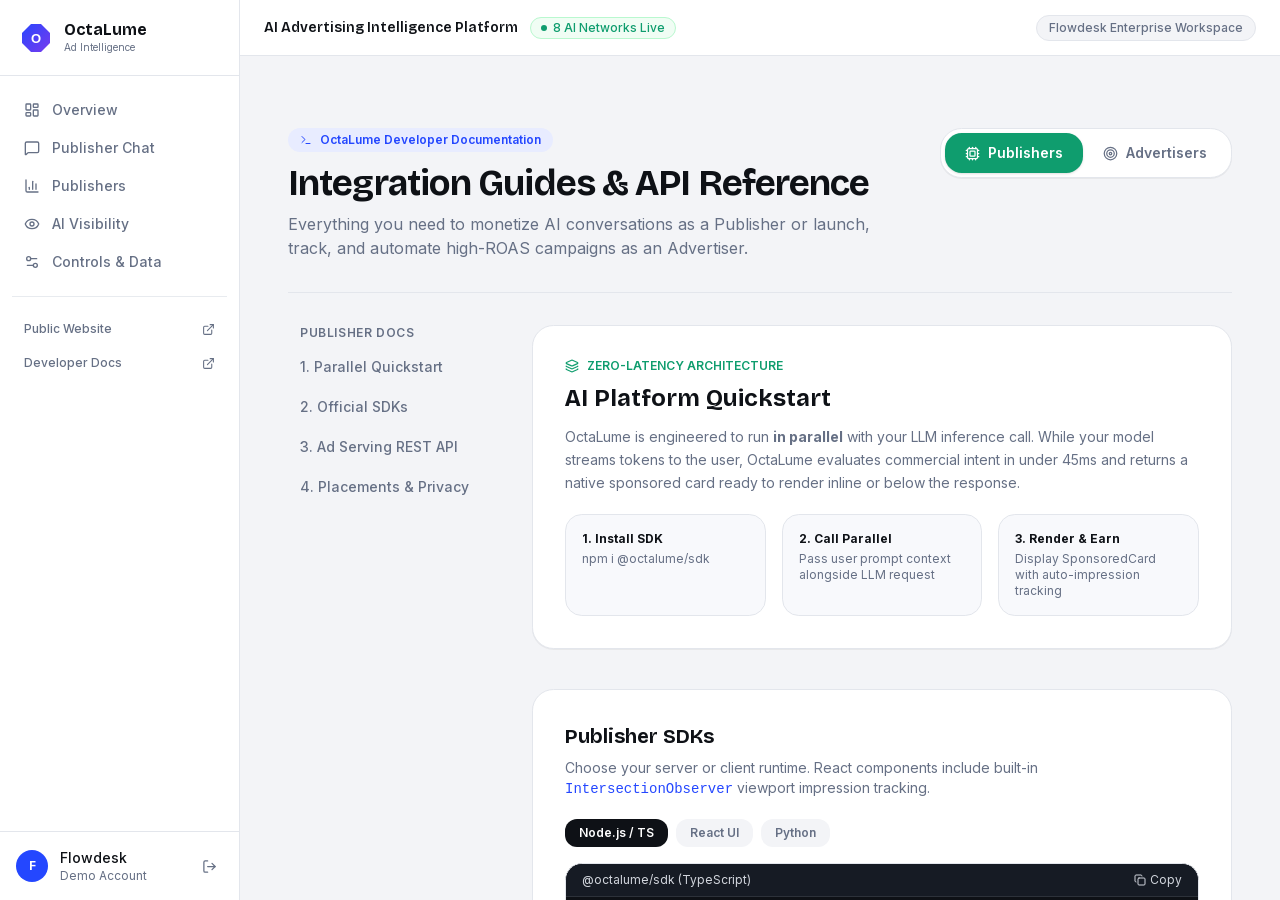
<file: docs.html>
<!DOCTYPE html><html lang="en" class="ec5Qua_variable _20uw4a_variable"><head><meta charSet="utf-8"/><meta name="viewport" content="width=device-width, initial-scale=1"/><link rel="preload" href="/_next/static/media/07c7676b89ed2778-s.p.2bn3s6zvc0dyp.woff2" as="font" crossorigin="" type="font/woff2"/><link rel="preload" href="/_next/static/media/8056169c9d560660-s.p.41rroleoq1br7.woff2" as="font" crossorigin="" type="font/woff2"/><link rel="stylesheet" href="/_next/static/chunks/27oqfqm22hxqg.css" data-precedence="next"/><link rel="preload" as="script" fetchPriority="low" href="/_next/static/chunks/310vm2bl3xxpt.js"/><script src="/_next/static/chunks/1wnov70f88xjy.js" async=""></script><script src="/_next/static/chunks/39_j1bdzreq0m.js" async=""></script><script src="/_next/static/chunks/33om2u2l1wmz7.js" async=""></script><script src="/_next/static/chunks/turbopack-2u1d16houkiyo.js" async=""></script><script src="/_next/static/chunks/3qfy96eoyh-ek.js" async=""></script><script src="/_next/static/chunks/3mwpa_w56igl7.js" async=""></script><script src="/_next/static/chunks/1tq_6qbgynyfp.js" async=""></script><meta name="next-size-adjust" content=""/><title>OctaLume — AI Advertising Intelligence</title><meta name="description" content="AI-native advertising network and publisher intelligence platform"/><link rel="icon" href="/favicon.ico?favicon.117ezoe8m31dk.ico" sizes="48x48" type="image/x-icon"/><script src="/_next/static/chunks/0cz1d0mv5g_q7.js" noModule=""></script></head><body class="bg-[#f3f4f7] text-[#0e1116] antialiased"><div hidden=""><!--$--><!--/$--></div><div class="min-h-screen flex flex-col bg-[#f8f9fc] text-[#0e1116]"><header class="sticky top-0 z-40 bg-white/90 backdrop-blur-md border-b border-[#e3e6ec]"><div class="max-w-[1280px] mx-auto px-6 h-16 flex items-center justify-between"><a class="flex items-center gap-2.5" href="/"><svg width="30" height="30" viewBox="0 0 32 32" fill="none"><defs><linearGradient id="octaPubGrad" x1="0" y1="0" x2="32" y2="32" gradientUnits="userSpaceOnUse"><stop stop-color="#2447ff"></stop><stop offset="1" stop-color="#7c3aed"></stop></linearGradient></defs><polygon points="11,2 21,2 30,11 30,21 21,30 11,30 2,21 2,11" fill="url(#octaPubGrad)"></polygon><text x="16" y="21" text-anchor="middle" fill="white" font-size="13" font-weight="bold" font-family="sans-serif">O</text></svg><span class="font-bold text-lg text-[#0e1116] tracking-tight" style="font-family:var(--font-bricolage, sans-serif)">OctaLume</span><span class="hidden sm:inline-flex items-center gap-1 text-[11px] font-medium text-[#2447ff] bg-[#e8ecff] px-2 py-0.5 rounded-full">AI Ad Network</span></a><nav class="hidden md:flex items-center gap-1"><a class="px-4 py-2 rounded-lg text-sm font-medium transition-colors text-[#667085] hover:text-[#0e1116] hover:bg-[#f3f4f7]" href="/">Home</a><a class="px-4 py-2 rounded-lg text-sm font-medium transition-colors text-[#667085] hover:text-[#0e1116] hover:bg-[#f3f4f7]" href="/advertisers">Advertisers</a><a class="px-4 py-2 rounded-lg text-sm font-medium transition-colors text-[#667085] hover:text-[#0e1116] hover:bg-[#f3f4f7]" href="/ai-platforms">AI Platforms</a><a class="px-4 py-2 rounded-lg text-sm font-medium transition-colors text-[#2447ff] bg-[#e8ecff]/70" href="/docs">Docs</a></nav><div class="flex items-center gap-3"><a class="text-sm font-medium text-[#0e1116] hover:text-[#2447ff] px-3 py-2 transition-colors" href="/login">Sign In</a><a class="inline-flex items-center gap-1.5 bg-[#2447ff] text-white text-sm font-semibold px-4 py-2 rounded-xl hover:bg-blue-700 transition-colors shadow-sm" href="/login">Launch Console<svg xmlns="http://www.w3.org/2000/svg" width="14" height="14" viewBox="0 0 24 24" fill="none" stroke="currentColor" stroke-width="2" stroke-linecap="round" stroke-linejoin="round" class="lucide lucide-arrow-right" aria-hidden="true"><path d="M5 12h14"></path><path d="m12 5 7 7-7 7"></path></svg></a></div></div></header><main class="flex-1"><div class="max-w-[1280px] mx-auto px-6 py-12 pb-24"><div class="border-b border-[#e3e6ec] pb-8 mb-8 flex flex-col md:flex-row md:items-end justify-between gap-6"><div><div class="inline-flex items-center gap-2 text-xs font-semibold text-[#2447ff] bg-[#e8ecff] px-3 py-1 rounded-full mb-3"><svg xmlns="http://www.w3.org/2000/svg" width="12" height="12" viewBox="0 0 24 24" fill="none" stroke="currentColor" stroke-width="2" stroke-linecap="round" stroke-linejoin="round" class="lucide lucide-terminal" aria-hidden="true"><path d="M12 19h8"></path><path d="m4 17 6-6-6-6"></path></svg>OctaLume Developer Documentation</div><h1 class="text-3xl sm:text-4xl font-bold text-[#0e1116] tracking-tight" style="font-family:var(--font-bricolage, sans-serif)">Integration Guides &amp; API Reference</h1><p class="text-sm sm:text-base text-[#667085] mt-2 max-w-2xl">Everything you need to monetize AI conversations as a Publisher or launch, track, and automate high-ROAS campaigns as an Advertiser.</p></div><div class="inline-flex p-1 bg-white border border-[#e3e6ec] rounded-2xl shadow-2xs self-start"><button class="inline-flex items-center gap-2 px-5 py-2.5 rounded-xl text-sm font-semibold transition-all bg-[#0f9d6e] text-white shadow-sm"><svg xmlns="http://www.w3.org/2000/svg" width="15" height="15" viewBox="0 0 24 24" fill="none" stroke="currentColor" stroke-width="2" stroke-linecap="round" stroke-linejoin="round" class="lucide lucide-cpu" aria-hidden="true"><path d="M12 20v2"></path><path d="M12 2v2"></path><path d="M17 20v2"></path><path d="M17 2v2"></path><path d="M2 12h2"></path><path d="M2 17h2"></path><path d="M2 7h2"></path><path d="M20 12h2"></path><path d="M20 17h2"></path><path d="M20 7h2"></path><path d="M7 20v2"></path><path d="M7 2v2"></path><rect x="4" y="4" width="16" height="16" rx="2"></rect><rect x="8" y="8" width="8" height="8" rx="1"></rect></svg>Publishers</button><button class="inline-flex items-center gap-2 px-5 py-2.5 rounded-xl text-sm font-semibold transition-all text-[#667085] hover:text-[#0e1116]"><svg xmlns="http://www.w3.org/2000/svg" width="15" height="15" viewBox="0 0 24 24" fill="none" stroke="currentColor" stroke-width="2" stroke-linecap="round" stroke-linejoin="round" class="lucide lucide-target" aria-hidden="true"><circle cx="12" cy="12" r="10"></circle><circle cx="12" cy="12" r="6"></circle><circle cx="12" cy="12" r="2"></circle></svg>Advertisers</button></div></div><div class="grid grid-cols-1 lg:grid-cols-12 gap-8"><aside class="lg:col-span-3 space-y-1 text-sm"><div class="text-xs font-semibold text-[#667085] uppercase tracking-wider px-3 mb-2">Publisher Docs</div><a href="#pub-quickstart" class="block px-3 py-2 rounded-lg text-[#667085] hover:text-[#0e1116] hover:bg-white font-medium transition-colors">1. Parallel Quickstart</a><a href="#pub-sdks" class="block px-3 py-2 rounded-lg text-[#667085] hover:text-[#0e1116] hover:bg-white font-medium transition-colors">2. Official SDKs</a><a href="#pub-rest" class="block px-3 py-2 rounded-lg text-[#667085] hover:text-[#0e1116] hover:bg-white font-medium transition-colors">3. Ad Serving REST API</a><a href="#pub-privacy" class="block px-3 py-2 rounded-lg text-[#667085] hover:text-[#0e1116] hover:bg-white font-medium transition-colors">4. Placements &amp; Privacy</a></aside><div class="lg:col-span-9 space-y-10"><section id="pub-quickstart" class="bg-white border border-[#e3e6ec] rounded-2xl p-6 sm:p-8 shadow-2xs"><div class="flex items-center gap-2 text-xs font-semibold text-[#0f9d6e] mb-2"><svg xmlns="http://www.w3.org/2000/svg" width="14" height="14" viewBox="0 0 24 24" fill="none" stroke="currentColor" stroke-width="2" stroke-linecap="round" stroke-linejoin="round" class="lucide lucide-layers lucide-layers-3" aria-hidden="true"><path d="M12.83 2.18a2 2 0 0 0-1.66 0L2.6 6.08a1 1 0 0 0 0 1.83l8.58 3.91a2 2 0 0 0 1.66 0l8.58-3.9a1 1 0 0 0 0-1.83z"></path><path d="M2 12a1 1 0 0 0 .58.91l8.6 3.91a2 2 0 0 0 1.65 0l8.58-3.9A1 1 0 0 0 22 12"></path><path d="M2 17a1 1 0 0 0 .58.91l8.6 3.91a2 2 0 0 0 1.65 0l8.58-3.9A1 1 0 0 0 22 17"></path></svg>ZERO-LATENCY ARCHITECTURE</div><h2 class="text-2xl font-bold text-[#0e1116] mb-3" style="font-family:var(--font-bricolage, sans-serif)">AI Platform Quickstart</h2><p class="text-sm text-[#667085] leading-relaxed mb-5">OctaLume is engineered to run <strong>in parallel</strong> with your LLM inference call. While your model streams tokens to the user, OctaLume evaluates commercial intent in under 45ms and returns a native sponsored card ready to render inline or below the response.</p><div class="grid grid-cols-1 sm:grid-cols-3 gap-4"><div class="p-4 rounded-xl bg-[#f8f9fc] border border-[#e3e6ec]"><div class="text-xs font-bold text-[#0e1116]">1. Install SDK</div><div class="text-xs text-[#667085] mt-1 font-mono">npm i @octalume/sdk</div></div><div class="p-4 rounded-xl bg-[#f8f9fc] border border-[#e3e6ec]"><div class="text-xs font-bold text-[#0e1116]">2. Call Parallel</div><div class="text-xs text-[#667085] mt-1">Pass user prompt context alongside LLM request</div></div><div class="p-4 rounded-xl bg-[#f8f9fc] border border-[#e3e6ec]"><div class="text-xs font-bold text-[#0e1116]">3. Render &amp; Earn</div><div class="text-xs text-[#667085] mt-1">Display SponsoredCard with auto-impression tracking</div></div></div></section><section id="pub-sdks" class="bg-white border border-[#e3e6ec] rounded-2xl p-6 sm:p-8 shadow-2xs"><h2 class="text-xl font-bold text-[#0e1116] mb-2" style="font-family:var(--font-bricolage, sans-serif)">Publisher SDKs</h2><p class="text-sm text-[#667085] mb-5">Choose your server or client runtime. React components include built-in<!-- --> <code class="text-[#2447ff]">IntersectionObserver</code> viewport impression tracking.</p><div class="flex gap-2 mb-4"><button class="px-3.5 py-1.5 rounded-lg text-xs font-semibold transition-colors bg-[#0e1116] text-white">Node.js / TS</button><button class="px-3.5 py-1.5 rounded-lg text-xs font-semibold transition-colors bg-[#f3f4f7] text-[#667085] hover:text-[#0e1116]">React UI</button><button class="px-3.5 py-1.5 rounded-lg text-xs font-semibold transition-colors bg-[#f3f4f7] text-[#667085] hover:text-[#0e1116]">Python</button></div><div class="rounded-xl overflow-hidden border border-[#e3e6ec] bg-[#0e1116]"><div class="px-4 py-2 bg-[#161b24] border-b border-white/10 flex items-center justify-between text-xs text-gray-300 font-mono"><span>@octalume/sdk (TypeScript)</span><button class="inline-flex items-center gap-1 text-xs text-gray-300 hover:text-white transition-colors"><svg xmlns="http://www.w3.org/2000/svg" width="12" height="12" viewBox="0 0 24 24" fill="none" stroke="currentColor" stroke-width="2" stroke-linecap="round" stroke-linejoin="round" class="lucide lucide-copy" aria-hidden="true"><rect width="14" height="14" x="8" y="8" rx="2" ry="2"></rect><path d="M4 16c-1.1 0-2-.9-2-2V4c0-1.1.9-2 2-2h10c1.1 0 2 .9 2 2"></path></svg>Copy</button></div><div class="p-4 text-[#f3f4f7] font-mono text-xs sm:text-sm overflow-x-auto leading-relaxed relative group"><pre>import { OctaLume } from &#x27;@octalume/sdk&#x27;;

const client = new OctaLume({ apiKey: process.env.OCTALUME_API_KEY });

// Run in parallel with your LLM stream — zero added latency
const [llmStream, adResponse] = await Promise.all([
  openai.chat.completions.create({ model: &#x27;gpt-5&#x27;, messages, stream: true }),
  client.ads.place({
    context: messages[messages.length - 1].content,
    publisherId: &#x27;my-ai-chat&#x27;,
    placement: &#x27;inline_response&#x27;,
    maxAds: 1,
  }),
]);</pre></div></div></section><section id="pub-rest" class="bg-white border border-[#e3e6ec] rounded-2xl p-6 sm:p-8 shadow-2xs"><div class="flex items-center justify-between mb-3"><h2 class="text-xl font-bold text-[#0e1116]" style="font-family:var(--font-bricolage, sans-serif)">Ad Serving HTTP API</h2><span class="text-xs font-mono bg-green-50 text-[#0f9d6e] border border-green-200 px-2.5 py-1 rounded-full">POST /v1/ads/place</span></div><p class="text-sm text-[#667085] mb-4">Direct backend-to-server endpoint for custom AI agents, search engines, or non-JS runtimes.</p><div class="rounded-xl overflow-hidden border border-[#e3e6ec] bg-[#0e1116]"><div class="px-4 py-2 bg-[#161b24] border-b border-white/10 flex items-center justify-between text-xs text-gray-300 font-mono"><span>cURL — Request Native Ad</span><button class="inline-flex items-center gap-1 text-xs text-gray-300 hover:text-white transition-colors"><svg xmlns="http://www.w3.org/2000/svg" width="12" height="12" viewBox="0 0 24 24" fill="none" stroke="currentColor" stroke-width="2" stroke-linecap="round" stroke-linejoin="round" class="lucide lucide-copy" aria-hidden="true"><rect width="14" height="14" x="8" y="8" rx="2" ry="2"></rect><path d="M4 16c-1.1 0-2-.9-2-2V4c0-1.1.9-2 2-2h10c1.1 0 2 .9 2 2"></path></svg>Copy</button></div><div class="p-4 text-[#f3f4f7] font-mono text-xs sm:text-sm overflow-x-auto leading-relaxed relative group"><pre>curl -X POST https://api.octalume.io/v1/ads/place \
  -H &quot;Authorization: Bearer oct_pub_live_...&quot; \
  -H &quot;Content-Type: application/json&quot; \
  -d &#x27;{
    &quot;context&quot;: &quot;Best CRM for a 15-person B2B sales team&quot;,
    &quot;publisher_id&quot;: &quot;perplexity-sonar&quot;,
    &quot;placement&quot;: &quot;inline_response&quot;,
    &quot;consent&quot;: { &quot;gdpr&quot;: true, &quot;gpc&quot;: false }
  }&#x27;</pre></div></div></section><section id="pub-privacy" class="bg-white border border-[#e3e6ec] rounded-2xl p-6 sm:p-8 shadow-2xs"><div class="flex items-center gap-2 text-xs font-semibold text-[#0f9d6e] mb-2"><svg xmlns="http://www.w3.org/2000/svg" width="14" height="14" viewBox="0 0 24 24" fill="none" stroke="currentColor" stroke-width="2" stroke-linecap="round" stroke-linejoin="round" class="lucide lucide-shield-check" aria-hidden="true"><path d="M20 13c0 5-3.5 7.5-7.66 8.95a1 1 0 0 1-.67-.01C7.5 20.5 4 18 4 13V6a1 1 0 0 1 1-1c2 0 4.5-1.2 6.24-2.72a1.17 1.17 0 0 1 1.52 0C14.51 3.81 17 5 19 5a1 1 0 0 1 1 1z"></path><path d="m9 12 2 2 4-4"></path></svg>PRIVACY &amp; PLACEMENTS</div><h2 class="text-xl font-bold text-[#0e1116] mb-3" style="font-family:var(--font-bricolage, sans-serif)">Placements &amp; Consent Compliance</h2><div class="grid grid-cols-1 sm:grid-cols-2 gap-4 text-xs text-[#667085]"><div class="p-4 rounded-xl bg-[#f8f9fc] border border-[#e3e6ec]"><div class="font-semibold text-[#0e1116] mb-1">Supported Placements</div><p>Use <code class="text-[#2447ff]">above_response</code>,<!-- --> <code class="text-[#2447ff]">inline_response</code>,<!-- --> <code class="text-[#2447ff]">below_response</code>, or<!-- --> <code class="text-[#2447ff]">search_result</code> to match your chat UI.</p></div><div class="p-4 rounded-xl bg-[#f8f9fc] border border-[#e3e6ec]"><div class="font-semibold text-[#0e1116] mb-1">GDPR &amp; GPC Handling</div><p>When user consent is omitted or GPC is enabled, OctaLume automatically serves contextual-only ads with zero user identifiers stored.</p></div></div></section></div></div></div><!--$--><!--/$--></main><footer class="border-t border-[#e3e6ec] bg-white"><div class="max-w-[1280px] mx-auto px-6 py-10 flex flex-col md:flex-row items-start md:items-center justify-between gap-6"><div class="flex items-center gap-3"><svg width="26" height="26" viewBox="0 0 32 32" fill="none"><defs><linearGradient id="octaFootGrad" x1="0" y1="0" x2="32" y2="32" gradientUnits="userSpaceOnUse"><stop stop-color="#2447ff"></stop><stop offset="1" stop-color="#7c3aed"></stop></linearGradient></defs><polygon points="11,2 21,2 30,11 30,21 21,30 11,30 2,21 2,11" fill="url(#octaFootGrad)"></polygon><text x="16" y="21" text-anchor="middle" fill="white" font-size="13" font-weight="bold" font-family="sans-serif">O</text></svg><div><div class="font-bold text-sm text-[#0e1116]" style="font-family:var(--font-bricolage, sans-serif)">OctaLume</div><div class="text-xs text-[#667085]">AI-Native Advertising &amp; Monetization Network</div></div></div><div class="flex flex-wrap items-center gap-6 text-xs font-medium text-[#667085]"><a class="hover:text-[#0e1116] transition-colors" href="/">Home</a><a class="hover:text-[#0e1116] transition-colors" href="/advertisers">Advertisers</a><a class="hover:text-[#0e1116] transition-colors" href="/ai-platforms">AI Platforms</a><a class="hover:text-[#0e1116] transition-colors" href="/docs">Publisher Docs</a><a class="hover:text-[#0e1116] transition-colors" href="/docs?section=advertisers">Advertiser Docs</a><a class="text-[#2447ff] hover:underline" href="/login">Sign In</a></div><div class="text-xs text-[#667085]">© <!-- -->2026<!-- --> OctaLume Inc.</div></div></footer></div><script id="_R_">(globalThis["TURBOPACK"] || (globalThis["TURBOPACK"] = [])).push({"otherChunks":["static/chunks/310vm2bl3xxpt.js","static/chunks/1wnov70f88xjy.js","static/chunks/39_j1bdzreq0m.js","static/chunks/33om2u2l1wmz7.js"],"runtimeModuleIds":[94553]});</script><script src="/_next/static/chunks/310vm2bl3xxpt.js" async=""></script><script>(self.__next_f=self.__next_f||[]).push([0])</script><script>self.__next_f.push([1,"1:\"$Sreact.fragment\"\n2:\"/_next/static/chunks/3qfy96eoyh-ek.js\"\n3:\"/_next/static/chunks/3mwpa_w56igl7.js\"\n4:I[99765,[\"$2\",\"$3\"],\"default\"]\n5:I[39756,[\"$2\",\"$3\"],\"default\"]\n6:I[37457,[\"$2\",\"$3\"],\"default\"]\na:I[47257,[\"$2\",\"$3\"],\"ClientPageRoot\"]\nb:\"/_next/static/chunks/1tq_6qbgynyfp.js\"\nc:I[14287,[\"$2\",\"$3\",\"$b\"],\"default\"]\nf:I[97367,[\"$2\",\"$3\"],\"OutletBoundary\"]\n10:\"$Sreact.suspense\"\n12:\"ViewportBoundary\"\n13:I[97367,[\"$2\",\"$3\"],\"$12\"]\n15:\"MetadataBoundary\"\n16:I[97367,[\"$2\",\"$3\"],\"$15\"]\n18:I[68027,[\"$2\",\"$3\"],\"default\",1]\n:HL[\"/_next/static/chunks/27oqfqm22hxqg.css\",\"style\"]\n:HL[\"/_next/static/media/07c7676b89ed2778-s.p.2bn3s6zvc0dyp.woff2\",\"font\",{\"crossOrigin\":\"\",\"type\":\"font/woff2\"}]\n:HL[\"/_next/static/media/8056169c9d560660-s.p.41rroleoq1br7.woff2\",\"font\",{\"crossOrigin\":\"\",\"type\":\"font/woff2\"}]\n8:X\n9:[[\"children\",{\"s\":\"__PAGE__\",\"h\":512,\"d\":{\"r\":[\"$\",\"$1\",\"c\",{\"children\":[[\"$\",\"$La\",null,{\"Component\":\"$c\",\"serverProvidedParams\":{\"searchParams\":{},\"params\":{},\"promises\":[\"$@d\",\"$@e\"]}}],[[\"$\",\"script\",\"script-0\",{\"src\":\"/_next/static/chunks/1tq_6qbgynyfp.js\",\"async\":true,\"nonce\":\"$undefined\"}]],[\"$\",\"$Lf\",null,{\"children\":[\"$\",\"$10\",null,{\"name\":\"Next.MetadataOutlet\",\"children\":\"$@11\"}]}]]}],\"p\":false,\"v\":null}}]]\n7:[[\"children\",{\"s\":\"docs\",\"h\":512,\"d\":{\"r\":[\"$\",\"$1\",\"c\",{\"children\":[null,[\"$\",\"$L5\",null,{\"parallelRouterKey\":\"children\",\"error\":\"$undefined\",\"errorStyles\":\"$undefined\",\"errorScripts\":\"$undefined\",\"template\":[\"$\",\"$L6\",null,{}],\"templateStyles\":\"$undefined\",\"templateScripts\":\"$undefined\",\"notFound\":\"$undefined\",\"forbidden\":\"$undefined\",\"unauthorized\":\"$undefined\"}]]}],\"p\":false,\"v\":\"$8\"},\"c\":\"$Q9\"}]]\n"])</script><script>self.__next_f.push([1,"0:{\"P\":null,\"c\":[\"\",\"docs\"],\"q\":\"\",\"i\":false,\"t\":{\"t\":{\"s\":\"\",\"h\":528,\"d\":{\"r\":[\"$\",\"$1\",\"c\",{\"children\":[[[\"$\",\"link\",\"0\",{\"rel\":\"stylesheet\",\"href\":\"/_next/static/chunks/27oqfqm22hxqg.css\",\"precedence\":\"next\",\"crossOrigin\":\"$undefined\",\"nonce\":\"$undefined\"}],[\"$\",\"script\",\"script-0\",{\"src\":\"/_next/static/chunks/3qfy96eoyh-ek.js\",\"async\":true,\"nonce\":\"$undefined\"}],[\"$\",\"script\",\"script-1\",{\"src\":\"/_next/static/chunks/3mwpa_w56igl7.js\",\"async\":true,\"nonce\":\"$undefined\"}]],[\"$\",\"html\",null,{\"lang\":\"en\",\"className\":\"ec5Qua_variable _20uw4a_variable\",\"children\":[\"$\",\"body\",null,{\"className\":\"bg-[#f3f4f7] text-[#0e1116] antialiased\",\"children\":[\"$\",\"$L4\",null,{\"children\":[\"$\",\"$L5\",null,{\"parallelRouterKey\":\"children\",\"error\":\"$undefined\",\"errorStyles\":\"$undefined\",\"errorScripts\":\"$undefined\",\"template\":[\"$\",\"$L6\",null,{}],\"templateStyles\":\"$undefined\",\"templateScripts\":\"$undefined\",\"notFound\":[[[\"$\",\"title\",null,{\"children\":\"404: This page could not be found.\"}],[\"$\",\"div\",null,{\"style\":{\"fontFamily\":\"system-ui,\\\"Segoe UI\\\",Roboto,Helvetica,Arial,sans-serif,\\\"Apple Color Emoji\\\",\\\"Segoe UI Emoji\\\"\",\"height\":\"100vh\",\"textAlign\":\"center\",\"display\":\"flex\",\"flexDirection\":\"column\",\"alignItems\":\"center\",\"justifyContent\":\"center\"},\"children\":[\"$\",\"div\",null,{\"children\":[[\"$\",\"style\",null,{\"dangerouslySetInnerHTML\":{\"__html\":\"body{color:#000;background:#fff;margin:0}.next-error-h1{border-right:1px solid rgba(0,0,0,.3)}@media (prefers-color-scheme:dark){body{color:#fff;background:#000}.next-error-h1{border-right:1px solid rgba(255,255,255,.3)}}\"}}],[\"$\",\"h1\",null,{\"className\":\"next-error-h1\",\"style\":{\"display\":\"inline-block\",\"margin\":\"0 20px 0 0\",\"padding\":\"0 23px 0 0\",\"fontSize\":24,\"fontWeight\":500,\"verticalAlign\":\"top\",\"lineHeight\":\"49px\"},\"children\":404}],[\"$\",\"div\",null,{\"style\":{\"display\":\"inline-block\"},\"children\":[\"$\",\"h2\",null,{\"style\":{\"fontSize\":14,\"fontWeight\":400,\"lineHeight\":\"49px\",\"margin\":0},\"children\":\"This page could not be found.\"}]}]]}]}]],[]],\"forbidden\":\"$undefined\",\"unauthorized\":\"$undefined\"}]}]}]}]]}],\"p\":false,\"v\":null},\"c\":\"$Q7\"},\"h\":{\"r\":[\"$\",\"$1\",\"h\",{\"children\":[null,[\"$\",\"$L13\",null,{\"children\":\"$L14\"}],[\"$\",\"$L16\",null,{\"children\":[[\"$\",\"div\",null,{\"hidden\":true,\"children\":[\"$\",\"$10\",null,{\"name\":\"Next.Metadata\",\"children\":\"$L17\"}]}],null]}],[\"$\",\"meta\",null,{\"name\":\"next-size-adjust\",\"content\":\"\"}]]}],\"p\":false,\"v\":null}},\"m\":\"$undefined\",\"G\":[\"$18\",[[\"$\",\"link\",\"0\",{\"rel\":\"stylesheet\",\"href\":\"/_next/static/chunks/27oqfqm22hxqg.css\",\"precedence\":\"next\",\"crossOrigin\":\"$undefined\",\"nonce\":\"$undefined\"}]]],\"S\":true,\"r\":\"$undefined\",\"s\":\"$undefined\",\"a\":\"$undefined\",\"l\":\"$undefined\",\"p\":\"$undefined\",\"d\":\"$undefined\",\"b\":\"7_wS25V5G71hnV0RbZDfC\"}\n"])</script><script>self.__next_f.push([1,"8:C\nd:{}\ne:\"$9:0:1:d:r:props:children:0:props:serverProvidedParams:params\"\n"])</script><script>self.__next_f.push([1,"14:[[\"$\",\"meta\",\"0\",{\"charSet\":\"utf-8\"}],[\"$\",\"meta\",\"1\",{\"name\":\"viewport\",\"content\":\"width=device-width, initial-scale=1\"}]]\n"])</script><script>self.__next_f.push([1,"19:I[27201,[\"$2\",\"$3\"],\"IconMark\"]\n11:null\n17:[[\"$\",\"title\",\"0\",{\"children\":\"OctaLume — AI Advertising Intelligence\"}],[\"$\",\"meta\",\"1\",{\"name\":\"description\",\"content\":\"AI-native advertising network and publisher intelligence platform\"}],[\"$\",\"link\",\"2\",{\"rel\":\"icon\",\"href\":\"/favicon.ico?favicon.117ezoe8m31dk.ico\",\"sizes\":\"48x48\",\"type\":\"image/x-icon\"}],[\"$\",\"$L19\",\"3\",{}]]\n"])</script></body></html>
</file>
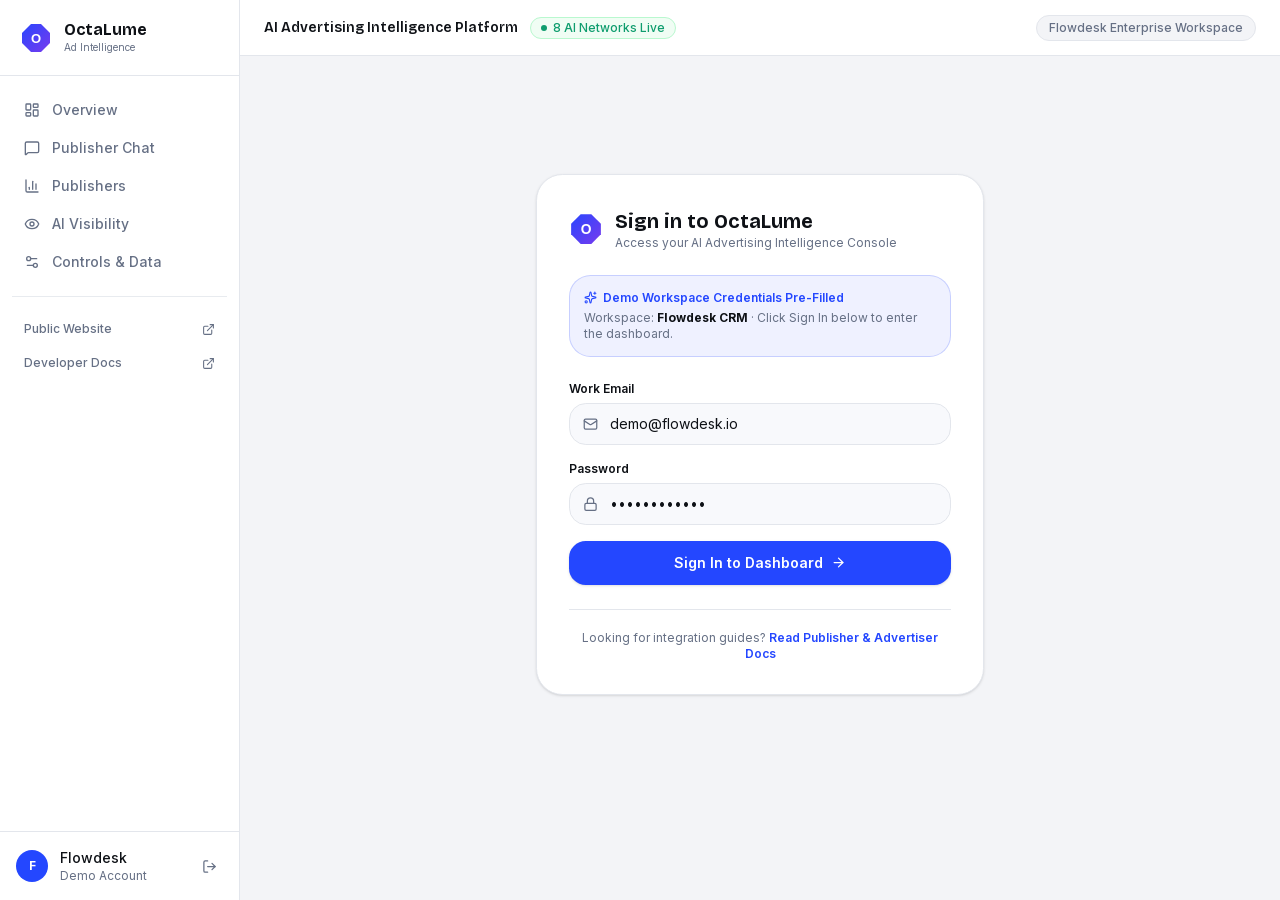
<file: login.html>
<!DOCTYPE html><html lang="en" class="ec5Qua_variable _20uw4a_variable"><head><meta charSet="utf-8"/><meta name="viewport" content="width=device-width, initial-scale=1"/><link rel="preload" href="/_next/static/media/07c7676b89ed2778-s.p.2bn3s6zvc0dyp.woff2" as="font" crossorigin="" type="font/woff2"/><link rel="preload" href="/_next/static/media/8056169c9d560660-s.p.41rroleoq1br7.woff2" as="font" crossorigin="" type="font/woff2"/><link rel="stylesheet" href="/_next/static/chunks/27oqfqm22hxqg.css" data-precedence="next"/><link rel="preload" as="script" fetchPriority="low" href="/_next/static/chunks/310vm2bl3xxpt.js"/><script src="/_next/static/chunks/1wnov70f88xjy.js" async=""></script><script src="/_next/static/chunks/39_j1bdzreq0m.js" async=""></script><script src="/_next/static/chunks/33om2u2l1wmz7.js" async=""></script><script src="/_next/static/chunks/turbopack-2u1d16houkiyo.js" async=""></script><script src="/_next/static/chunks/3qfy96eoyh-ek.js" async=""></script><script src="/_next/static/chunks/3mwpa_w56igl7.js" async=""></script><script src="/_next/static/chunks/1cnbu-c0ln467.js" async=""></script><meta name="next-size-adjust" content=""/><title>OctaLume — AI Advertising Intelligence</title><meta name="description" content="AI-native advertising network and publisher intelligence platform"/><link rel="icon" href="/favicon.ico?favicon.117ezoe8m31dk.ico" sizes="48x48" type="image/x-icon"/><script src="/_next/static/chunks/0cz1d0mv5g_q7.js" noModule=""></script></head><body class="bg-[#f3f4f7] text-[#0e1116] antialiased"><div hidden=""><!--$--><!--/$--></div><div class="min-h-screen flex flex-col bg-[#f8f9fc] text-[#0e1116]"><header class="sticky top-0 z-40 bg-white/90 backdrop-blur-md border-b border-[#e3e6ec]"><div class="max-w-[1280px] mx-auto px-6 h-16 flex items-center justify-between"><a class="flex items-center gap-2.5" href="/"><svg width="30" height="30" viewBox="0 0 32 32" fill="none"><defs><linearGradient id="octaPubGrad" x1="0" y1="0" x2="32" y2="32" gradientUnits="userSpaceOnUse"><stop stop-color="#2447ff"></stop><stop offset="1" stop-color="#7c3aed"></stop></linearGradient></defs><polygon points="11,2 21,2 30,11 30,21 21,30 11,30 2,21 2,11" fill="url(#octaPubGrad)"></polygon><text x="16" y="21" text-anchor="middle" fill="white" font-size="13" font-weight="bold" font-family="sans-serif">O</text></svg><span class="font-bold text-lg text-[#0e1116] tracking-tight" style="font-family:var(--font-bricolage, sans-serif)">OctaLume</span><span class="hidden sm:inline-flex items-center gap-1 text-[11px] font-medium text-[#2447ff] bg-[#e8ecff] px-2 py-0.5 rounded-full">AI Ad Network</span></a><nav class="hidden md:flex items-center gap-1"><a class="px-4 py-2 rounded-lg text-sm font-medium transition-colors text-[#667085] hover:text-[#0e1116] hover:bg-[#f3f4f7]" href="/">Home</a><a class="px-4 py-2 rounded-lg text-sm font-medium transition-colors text-[#667085] hover:text-[#0e1116] hover:bg-[#f3f4f7]" href="/advertisers">Advertisers</a><a class="px-4 py-2 rounded-lg text-sm font-medium transition-colors text-[#667085] hover:text-[#0e1116] hover:bg-[#f3f4f7]" href="/ai-platforms">AI Platforms</a><a class="px-4 py-2 rounded-lg text-sm font-medium transition-colors text-[#667085] hover:text-[#0e1116] hover:bg-[#f3f4f7]" href="/docs">Docs</a></nav><div class="flex items-center gap-3"><a class="text-sm font-medium text-[#0e1116] hover:text-[#2447ff] px-3 py-2 transition-colors" href="/login">Sign In</a><a class="inline-flex items-center gap-1.5 bg-[#2447ff] text-white text-sm font-semibold px-4 py-2 rounded-xl hover:bg-blue-700 transition-colors shadow-sm" href="/login">Launch Console<svg xmlns="http://www.w3.org/2000/svg" width="14" height="14" viewBox="0 0 24 24" fill="none" stroke="currentColor" stroke-width="2" stroke-linecap="round" stroke-linejoin="round" class="lucide lucide-arrow-right" aria-hidden="true"><path d="M5 12h14"></path><path d="m12 5 7 7-7 7"></path></svg></a></div></div></header><main class="flex-1"><div class="min-h-[calc(100vh-12rem)] flex items-center justify-center px-6 py-16"><div class="w-full max-w-md bg-white border border-[#e3e6ec] rounded-3xl p-8 shadow-sm"><div class="flex items-center gap-3 mb-6"><svg width="34" height="34" viewBox="0 0 32 32" fill="none"><defs><linearGradient id="octaLoginGrad" x1="0" y1="0" x2="32" y2="32" gradientUnits="userSpaceOnUse"><stop stop-color="#2447ff"></stop><stop offset="1" stop-color="#7c3aed"></stop></linearGradient></defs><polygon points="11,2 21,2 30,11 30,21 21,30 11,30 2,21 2,11" fill="url(#octaLoginGrad)"></polygon><text x="16" y="21" text-anchor="middle" fill="white" font-size="13" font-weight="bold" font-family="sans-serif">O</text></svg><div><h1 class="text-xl font-bold text-[#0e1116]" style="font-family:var(--font-bricolage, sans-serif)">Sign in to OctaLume</h1><p class="text-xs text-[#667085]">Access your AI Advertising Intelligence Console</p></div></div><div class="mb-6 p-3.5 rounded-2xl bg-[#e8ecff]/70 border border-[#2447ff]/20 text-xs text-[#0e1116]"><div class="flex items-center gap-1.5 font-semibold text-[#2447ff] mb-1"><svg xmlns="http://www.w3.org/2000/svg" width="13" height="13" viewBox="0 0 24 24" fill="none" stroke="currentColor" stroke-width="2" stroke-linecap="round" stroke-linejoin="round" class="lucide lucide-sparkles lucide-stars" aria-hidden="true"><path d="M11.017 2.814a1 1 0 0 1 1.966 0l1.051 5.558a2 2 0 0 0 1.594 1.594l5.558 1.051a1 1 0 0 1 0 1.966l-5.558 1.051a2 2 0 0 0-1.594 1.594l-1.051 5.558a1 1 0 0 1-1.966 0l-1.051-5.558a2 2 0 0 0-1.594-1.594l-5.558-1.051a1 1 0 0 1 0-1.966l5.558-1.051a2 2 0 0 0 1.594-1.594z"></path><path d="M20 2v4"></path><path d="M22 4h-4"></path><circle cx="4" cy="20" r="2"></circle></svg>Demo Workspace Credentials Pre-Filled</div><div class="text-[#667085]">Workspace: <strong class="text-[#0e1116]">Flowdesk CRM</strong> · Click Sign In below to enter the dashboard.</div></div><form class="space-y-4"><div><label class="block text-xs font-semibold text-[#0e1116] mb-1.5">Work Email</label><div class="relative"><svg xmlns="http://www.w3.org/2000/svg" width="15" height="15" viewBox="0 0 24 24" fill="none" stroke="currentColor" stroke-width="2" stroke-linecap="round" stroke-linejoin="round" class="lucide lucide-mail absolute left-3.5 top-1/2 -translate-y-1/2 text-[#667085]" aria-hidden="true"><path d="m22 7-8.991 5.727a2 2 0 0 1-2.009 0L2 7"></path><rect x="2" y="4" width="20" height="16" rx="2"></rect></svg><input type="email" required="" class="w-full pl-10 pr-4 py-2.5 text-sm bg-[#f8f9fc] border border-[#e3e6ec] rounded-xl text-[#0e1116] focus:outline-none focus:border-[#2447ff] focus:bg-white" value="demo@flowdesk.io"/></div></div><div><label class="block text-xs font-semibold text-[#0e1116] mb-1.5">Password</label><div class="relative"><svg xmlns="http://www.w3.org/2000/svg" width="15" height="15" viewBox="0 0 24 24" fill="none" stroke="currentColor" stroke-width="2" stroke-linecap="round" stroke-linejoin="round" class="lucide lucide-lock absolute left-3.5 top-1/2 -translate-y-1/2 text-[#667085]" aria-hidden="true"><rect width="18" height="11" x="3" y="11" rx="2" ry="2"></rect><path d="M7 11V7a5 5 0 0 1 10 0v4"></path></svg><input type="password" required="" class="w-full pl-10 pr-4 py-2.5 text-sm bg-[#f8f9fc] border border-[#e3e6ec] rounded-xl text-[#0e1116] focus:outline-none focus:border-[#2447ff] focus:bg-white" value="octalume2026"/></div></div><button type="submit" class="w-full inline-flex items-center justify-center gap-2 bg-[#2447ff] text-white font-semibold text-sm py-3 rounded-xl hover:bg-blue-700 transition-colors shadow-sm disabled:opacity-70">Sign In to Dashboard<svg xmlns="http://www.w3.org/2000/svg" width="15" height="15" viewBox="0 0 24 24" fill="none" stroke="currentColor" stroke-width="2" stroke-linecap="round" stroke-linejoin="round" class="lucide lucide-arrow-right" aria-hidden="true"><path d="M5 12h14"></path><path d="m12 5 7 7-7 7"></path></svg></button></form><div class="mt-6 pt-5 border-t border-[#e3e6ec] text-center text-xs text-[#667085]">Looking for integration guides?<!-- --> <a class="text-[#2447ff] font-semibold hover:underline" href="/docs">Read Publisher &amp; Advertiser Docs</a></div></div></div><!--$--><!--/$--></main><footer class="border-t border-[#e3e6ec] bg-white"><div class="max-w-[1280px] mx-auto px-6 py-10 flex flex-col md:flex-row items-start md:items-center justify-between gap-6"><div class="flex items-center gap-3"><svg width="26" height="26" viewBox="0 0 32 32" fill="none"><defs><linearGradient id="octaFootGrad" x1="0" y1="0" x2="32" y2="32" gradientUnits="userSpaceOnUse"><stop stop-color="#2447ff"></stop><stop offset="1" stop-color="#7c3aed"></stop></linearGradient></defs><polygon points="11,2 21,2 30,11 30,21 21,30 11,30 2,21 2,11" fill="url(#octaFootGrad)"></polygon><text x="16" y="21" text-anchor="middle" fill="white" font-size="13" font-weight="bold" font-family="sans-serif">O</text></svg><div><div class="font-bold text-sm text-[#0e1116]" style="font-family:var(--font-bricolage, sans-serif)">OctaLume</div><div class="text-xs text-[#667085]">AI-Native Advertising &amp; Monetization Network</div></div></div><div class="flex flex-wrap items-center gap-6 text-xs font-medium text-[#667085]"><a class="hover:text-[#0e1116] transition-colors" href="/">Home</a><a class="hover:text-[#0e1116] transition-colors" href="/advertisers">Advertisers</a><a class="hover:text-[#0e1116] transition-colors" href="/ai-platforms">AI Platforms</a><a class="hover:text-[#0e1116] transition-colors" href="/docs">Publisher Docs</a><a class="hover:text-[#0e1116] transition-colors" href="/docs?section=advertisers">Advertiser Docs</a><a class="text-[#2447ff] hover:underline" href="/login">Sign In</a></div><div class="text-xs text-[#667085]">© <!-- -->2026<!-- --> OctaLume Inc.</div></div></footer></div><script id="_R_">(globalThis["TURBOPACK"] || (globalThis["TURBOPACK"] = [])).push({"otherChunks":["static/chunks/310vm2bl3xxpt.js","static/chunks/1wnov70f88xjy.js","static/chunks/39_j1bdzreq0m.js","static/chunks/33om2u2l1wmz7.js"],"runtimeModuleIds":[94553]});</script><script src="/_next/static/chunks/310vm2bl3xxpt.js" async=""></script><script>(self.__next_f=self.__next_f||[]).push([0])</script><script>self.__next_f.push([1,"1:\"$Sreact.fragment\"\n2:\"/_next/static/chunks/3qfy96eoyh-ek.js\"\n3:\"/_next/static/chunks/3mwpa_w56igl7.js\"\n4:I[99765,[\"$2\",\"$3\"],\"default\"]\n5:I[39756,[\"$2\",\"$3\"],\"default\"]\n6:I[37457,[\"$2\",\"$3\"],\"default\"]\na:I[47257,[\"$2\",\"$3\"],\"ClientPageRoot\"]\nb:\"/_next/static/chunks/1cnbu-c0ln467.js\"\nc:I[89954,[\"$2\",\"$3\",\"$b\"],\"default\"]\nf:I[97367,[\"$2\",\"$3\"],\"OutletBoundary\"]\n10:\"$Sreact.suspense\"\n12:\"ViewportBoundary\"\n13:I[97367,[\"$2\",\"$3\"],\"$12\"]\n15:\"MetadataBoundary\"\n16:I[97367,[\"$2\",\"$3\"],\"$15\"]\n18:I[68027,[\"$2\",\"$3\"],\"default\",1]\n:HL[\"/_next/static/chunks/27oqfqm22hxqg.css\",\"style\"]\n:HL[\"/_next/static/media/07c7676b89ed2778-s.p.2bn3s6zvc0dyp.woff2\",\"font\",{\"crossOrigin\":\"\",\"type\":\"font/woff2\"}]\n:HL[\"/_next/static/media/8056169c9d560660-s.p.41rroleoq1br7.woff2\",\"font\",{\"crossOrigin\":\"\",\"type\":\"font/woff2\"}]\n8:X\n9:[[\"children\",{\"s\":\"__PAGE__\",\"h\":512,\"d\":{\"r\":[\"$\",\"$1\",\"c\",{\"children\":[[\"$\",\"$La\",null,{\"Component\":\"$c\",\"serverProvidedParams\":{\"searchParams\":{},\"params\":{},\"promises\":[\"$@d\",\"$@e\"]}}],[[\"$\",\"script\",\"script-0\",{\"src\":\"/_next/static/chunks/1cnbu-c0ln467.js\",\"async\":true,\"nonce\":\"$undefined\"}]],[\"$\",\"$Lf\",null,{\"children\":[\"$\",\"$10\",null,{\"name\":\"Next.MetadataOutlet\",\"children\":\"$@11\"}]}]]}],\"p\":false,\"v\":null}}]]\n7:[[\"children\",{\"s\":\"login\",\"h\":512,\"d\":{\"r\":[\"$\",\"$1\",\"c\",{\"children\":[null,[\"$\",\"$L5\",null,{\"parallelRouterKey\":\"children\",\"error\":\"$undefined\",\"errorStyles\":\"$undefined\",\"errorScripts\":\"$undefined\",\"template\":[\"$\",\"$L6\",null,{}],\"templateStyles\":\"$undefined\",\"templateScripts\":\"$undefined\",\"notFound\":\"$undefined\",\"forbidden\":\"$undefined\",\"unauthorized\":\"$undefined\"}]]}],\"p\":false,\"v\":\"$8\"},\"c\":\"$Q9\"}]]\n"])</script><script>self.__next_f.push([1,"0:{\"P\":null,\"c\":[\"\",\"login\"],\"q\":\"\",\"i\":false,\"t\":{\"t\":{\"s\":\"\",\"h\":528,\"d\":{\"r\":[\"$\",\"$1\",\"c\",{\"children\":[[[\"$\",\"link\",\"0\",{\"rel\":\"stylesheet\",\"href\":\"/_next/static/chunks/27oqfqm22hxqg.css\",\"precedence\":\"next\",\"crossOrigin\":\"$undefined\",\"nonce\":\"$undefined\"}],[\"$\",\"script\",\"script-0\",{\"src\":\"/_next/static/chunks/3qfy96eoyh-ek.js\",\"async\":true,\"nonce\":\"$undefined\"}],[\"$\",\"script\",\"script-1\",{\"src\":\"/_next/static/chunks/3mwpa_w56igl7.js\",\"async\":true,\"nonce\":\"$undefined\"}]],[\"$\",\"html\",null,{\"lang\":\"en\",\"className\":\"ec5Qua_variable _20uw4a_variable\",\"children\":[\"$\",\"body\",null,{\"className\":\"bg-[#f3f4f7] text-[#0e1116] antialiased\",\"children\":[\"$\",\"$L4\",null,{\"children\":[\"$\",\"$L5\",null,{\"parallelRouterKey\":\"children\",\"error\":\"$undefined\",\"errorStyles\":\"$undefined\",\"errorScripts\":\"$undefined\",\"template\":[\"$\",\"$L6\",null,{}],\"templateStyles\":\"$undefined\",\"templateScripts\":\"$undefined\",\"notFound\":[[[\"$\",\"title\",null,{\"children\":\"404: This page could not be found.\"}],[\"$\",\"div\",null,{\"style\":{\"fontFamily\":\"system-ui,\\\"Segoe UI\\\",Roboto,Helvetica,Arial,sans-serif,\\\"Apple Color Emoji\\\",\\\"Segoe UI Emoji\\\"\",\"height\":\"100vh\",\"textAlign\":\"center\",\"display\":\"flex\",\"flexDirection\":\"column\",\"alignItems\":\"center\",\"justifyContent\":\"center\"},\"children\":[\"$\",\"div\",null,{\"children\":[[\"$\",\"style\",null,{\"dangerouslySetInnerHTML\":{\"__html\":\"body{color:#000;background:#fff;margin:0}.next-error-h1{border-right:1px solid rgba(0,0,0,.3)}@media (prefers-color-scheme:dark){body{color:#fff;background:#000}.next-error-h1{border-right:1px solid rgba(255,255,255,.3)}}\"}}],[\"$\",\"h1\",null,{\"className\":\"next-error-h1\",\"style\":{\"display\":\"inline-block\",\"margin\":\"0 20px 0 0\",\"padding\":\"0 23px 0 0\",\"fontSize\":24,\"fontWeight\":500,\"verticalAlign\":\"top\",\"lineHeight\":\"49px\"},\"children\":404}],[\"$\",\"div\",null,{\"style\":{\"display\":\"inline-block\"},\"children\":[\"$\",\"h2\",null,{\"style\":{\"fontSize\":14,\"fontWeight\":400,\"lineHeight\":\"49px\",\"margin\":0},\"children\":\"This page could not be found.\"}]}]]}]}]],[]],\"forbidden\":\"$undefined\",\"unauthorized\":\"$undefined\"}]}]}]}]]}],\"p\":false,\"v\":null},\"c\":\"$Q7\"},\"h\":{\"r\":[\"$\",\"$1\",\"h\",{\"children\":[null,[\"$\",\"$L13\",null,{\"children\":\"$L14\"}],[\"$\",\"$L16\",null,{\"children\":[[\"$\",\"div\",null,{\"hidden\":true,\"children\":[\"$\",\"$10\",null,{\"name\":\"Next.Metadata\",\"children\":\"$L17\"}]}],null]}],[\"$\",\"meta\",null,{\"name\":\"next-size-adjust\",\"content\":\"\"}]]}],\"p\":false,\"v\":null}},\"m\":\"$undefined\",\"G\":[\"$18\",[[\"$\",\"link\",\"0\",{\"rel\":\"stylesheet\",\"href\":\"/_next/static/chunks/27oqfqm22hxqg.css\",\"precedence\":\"next\",\"crossOrigin\":\"$undefined\",\"nonce\":\"$undefined\"}]]],\"S\":true,\"r\":\"$undefined\",\"s\":\"$undefined\",\"a\":\"$undefined\",\"l\":\"$undefined\",\"p\":\"$undefined\",\"d\":\"$undefined\",\"b\":\"7_wS25V5G71hnV0RbZDfC\"}\n"])</script><script>self.__next_f.push([1,"8:C\nd:{}\ne:\"$9:0:1:d:r:props:children:0:props:serverProvidedParams:params\"\n"])</script><script>self.__next_f.push([1,"14:[[\"$\",\"meta\",\"0\",{\"charSet\":\"utf-8\"}],[\"$\",\"meta\",\"1\",{\"name\":\"viewport\",\"content\":\"width=device-width, initial-scale=1\"}]]\n"])</script><script>self.__next_f.push([1,"19:I[27201,[\"$2\",\"$3\"],\"IconMark\"]\n11:null\n17:[[\"$\",\"title\",\"0\",{\"children\":\"OctaLume — AI Advertising Intelligence\"}],[\"$\",\"meta\",\"1\",{\"name\":\"description\",\"content\":\"AI-native advertising network and publisher intelligence platform\"}],[\"$\",\"link\",\"2\",{\"rel\":\"icon\",\"href\":\"/favicon.ico?favicon.117ezoe8m31dk.ico\",\"sizes\":\"48x48\",\"type\":\"image/x-icon\"}],[\"$\",\"$L19\",\"3\",{}]]\n"])</script></body></html>
</file>
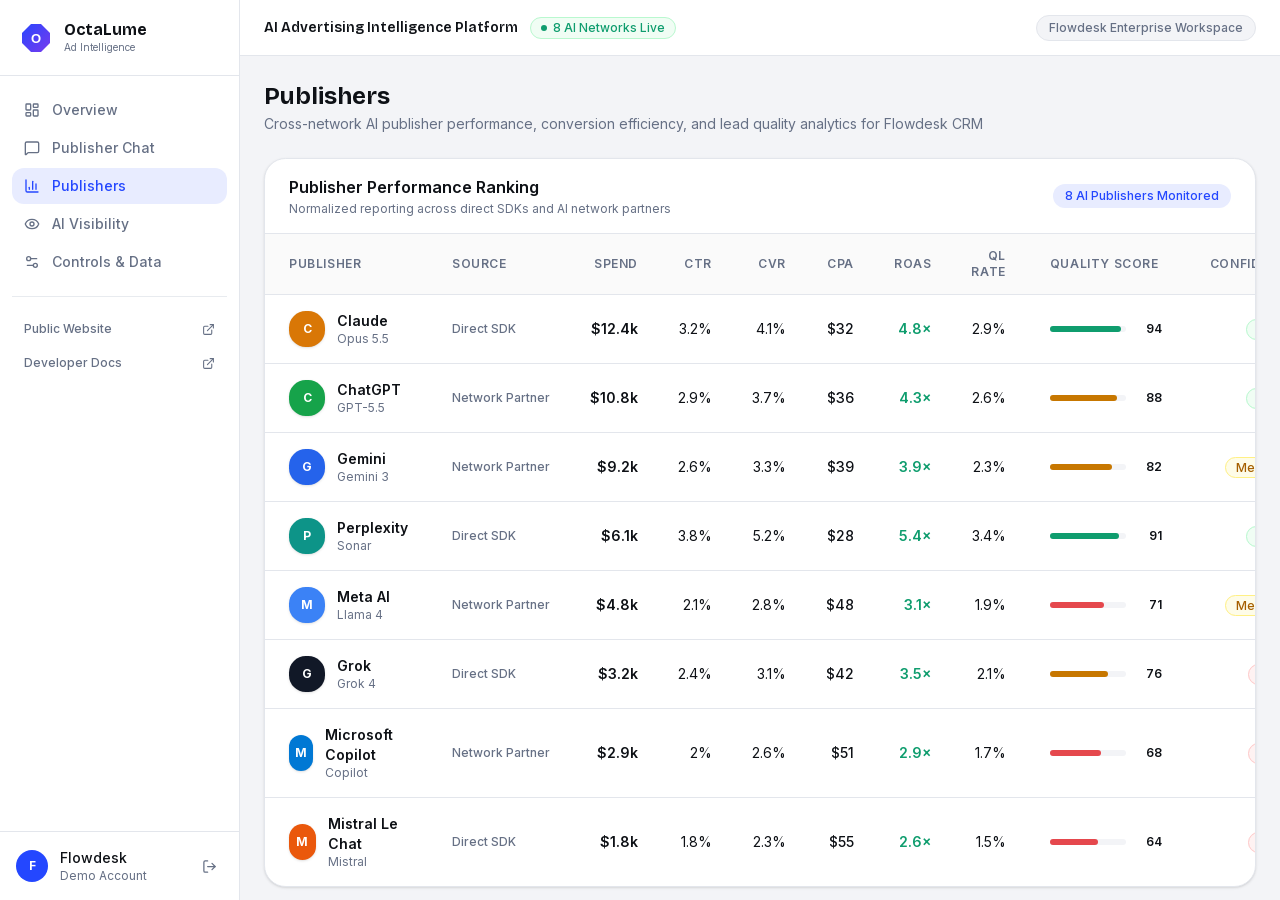
<file: publishers.html>
<!DOCTYPE html><html lang="en" class="ec5Qua_variable _20uw4a_variable"><head><meta charSet="utf-8"/><meta name="viewport" content="width=device-width, initial-scale=1"/><link rel="preload" href="/_next/static/media/07c7676b89ed2778-s.p.2bn3s6zvc0dyp.woff2" as="font" crossorigin="" type="font/woff2"/><link rel="preload" href="/_next/static/media/8056169c9d560660-s.p.41rroleoq1br7.woff2" as="font" crossorigin="" type="font/woff2"/><link rel="stylesheet" href="/_next/static/chunks/27oqfqm22hxqg.css" data-precedence="next"/><link rel="preload" as="script" fetchPriority="low" href="/_next/static/chunks/310vm2bl3xxpt.js"/><script src="/_next/static/chunks/1wnov70f88xjy.js" async=""></script><script src="/_next/static/chunks/39_j1bdzreq0m.js" async=""></script><script src="/_next/static/chunks/33om2u2l1wmz7.js" async=""></script><script src="/_next/static/chunks/turbopack-2u1d16houkiyo.js" async=""></script><script src="/_next/static/chunks/3qfy96eoyh-ek.js" async=""></script><script src="/_next/static/chunks/3mwpa_w56igl7.js" async=""></script><meta name="next-size-adjust" content=""/><title>OctaLume — AI Advertising Intelligence</title><meta name="description" content="AI-native advertising network and publisher intelligence platform"/><link rel="icon" href="/favicon.ico?favicon.117ezoe8m31dk.ico" sizes="48x48" type="image/x-icon"/><script src="/_next/static/chunks/0cz1d0mv5g_q7.js" noModule=""></script></head><body class="bg-[#f3f4f7] text-[#0e1116] antialiased"><div hidden=""><!--$--><!--/$--></div><div class="flex h-screen overflow-hidden"><aside class="w-[240px] flex-shrink-0 bg-white border-r border-[#e3e6ec] flex flex-col h-screen sticky top-0"><a class="px-5 py-5 flex items-center gap-3 border-b border-[#e3e6ec]" href="/dashboard"><svg width="32" height="32" viewBox="0 0 32 32" fill="none"><defs><linearGradient id="octaGrad" x1="0" y1="0" x2="32" y2="32" gradientUnits="userSpaceOnUse"><stop stop-color="#2447ff"></stop><stop offset="1" stop-color="#7c3aed"></stop></linearGradient></defs><polygon points="11,2 21,2 30,11 30,21 21,30 11,30 2,21 2,11" fill="url(#octaGrad)"></polygon><text x="16" y="21" text-anchor="middle" fill="white" font-size="13" font-weight="bold" font-family="sans-serif">O</text></svg><div><div class="font-bold text-[#0e1116] text-base leading-tight" style="font-family:var(--font-bricolage, sans-serif)">OctaLume</div><div class="text-[10px] text-[#667085]">Ad Intelligence</div></div></a><nav class="flex-1 px-3 py-4 space-y-0.5"><a class="flex items-center gap-3 px-3 py-2 rounded-lg text-sm font-medium transition-colors text-[#667085] hover:bg-[#f3f4f7] hover:text-[#0e1116]" href="/dashboard"><svg xmlns="http://www.w3.org/2000/svg" width="16" height="16" viewBox="0 0 24 24" fill="none" stroke="currentColor" stroke-width="2" stroke-linecap="round" stroke-linejoin="round" class="lucide lucide-layout-dashboard" aria-hidden="true"><rect width="7" height="9" x="3" y="3" rx="1"></rect><rect width="7" height="5" x="14" y="3" rx="1"></rect><rect width="7" height="9" x="14" y="12" rx="1"></rect><rect width="7" height="5" x="3" y="16" rx="1"></rect></svg>Overview</a><a class="flex items-center gap-3 px-3 py-2 rounded-lg text-sm font-medium transition-colors text-[#667085] hover:bg-[#f3f4f7] hover:text-[#0e1116]" href="/chat"><svg xmlns="http://www.w3.org/2000/svg" width="16" height="16" viewBox="0 0 24 24" fill="none" stroke="currentColor" stroke-width="2" stroke-linecap="round" stroke-linejoin="round" class="lucide lucide-message-square" aria-hidden="true"><path d="M22 17a2 2 0 0 1-2 2H6.828a2 2 0 0 0-1.414.586l-2.202 2.202A.71.71 0 0 1 2 21.286V5a2 2 0 0 1 2-2h16a2 2 0 0 1 2 2z"></path></svg>Publisher Chat</a><a class="flex items-center gap-3 px-3 py-2 rounded-lg text-sm font-medium transition-colors bg-[#e8ecff] text-[#2447ff]" href="/publishers"><svg xmlns="http://www.w3.org/2000/svg" width="16" height="16" viewBox="0 0 24 24" fill="none" stroke="currentColor" stroke-width="2" stroke-linecap="round" stroke-linejoin="round" class="lucide lucide-chart-column lucide-bar-chart-3" aria-hidden="true"><path d="M3 3v16a2 2 0 0 0 2 2h16"></path><path d="M18 17V9"></path><path d="M13 17V5"></path><path d="M8 17v-3"></path></svg>Publishers</a><a class="flex items-center gap-3 px-3 py-2 rounded-lg text-sm font-medium transition-colors text-[#667085] hover:bg-[#f3f4f7] hover:text-[#0e1116]" href="/visibility"><svg xmlns="http://www.w3.org/2000/svg" width="16" height="16" viewBox="0 0 24 24" fill="none" stroke="currentColor" stroke-width="2" stroke-linecap="round" stroke-linejoin="round" class="lucide lucide-eye" aria-hidden="true"><path d="M2.062 12.348a1 1 0 0 1 0-.696 10.75 10.75 0 0 1 19.876 0 1 1 0 0 1 0 .696 10.75 10.75 0 0 1-19.876 0"></path><circle cx="12" cy="12" r="3"></circle></svg>AI Visibility</a><a class="flex items-center gap-3 px-3 py-2 rounded-lg text-sm font-medium transition-colors text-[#667085] hover:bg-[#f3f4f7] hover:text-[#0e1116]" href="/controls"><svg xmlns="http://www.w3.org/2000/svg" width="16" height="16" viewBox="0 0 24 24" fill="none" stroke="currentColor" stroke-width="2" stroke-linecap="round" stroke-linejoin="round" class="lucide lucide-settings-2" aria-hidden="true"><path d="M14 17H5"></path><path d="M19 7h-9"></path><circle cx="17" cy="17" r="3"></circle><circle cx="7" cy="7" r="3"></circle></svg>Controls &amp; Data</a><div class="pt-4 mt-4 border-t border-[#e3e6ec]/80 space-y-0.5"><a class="flex items-center justify-between px-3 py-2 rounded-lg text-xs font-medium text-[#667085] hover:bg-[#f3f4f7] hover:text-[#0e1116] transition-colors" href="/"><span>Public Website</span><svg xmlns="http://www.w3.org/2000/svg" width="13" height="13" viewBox="0 0 24 24" fill="none" stroke="currentColor" stroke-width="2" stroke-linecap="round" stroke-linejoin="round" class="lucide lucide-external-link" aria-hidden="true"><path d="M15 3h6v6"></path><path d="M10 14 21 3"></path><path d="M18 13v6a2 2 0 0 1-2 2H5a2 2 0 0 1-2-2V8a2 2 0 0 1 2-2h6"></path></svg></a><a class="flex items-center justify-between px-3 py-2 rounded-lg text-xs font-medium text-[#667085] hover:bg-[#f3f4f7] hover:text-[#0e1116] transition-colors" href="/docs"><span>Developer Docs</span><svg xmlns="http://www.w3.org/2000/svg" width="13" height="13" viewBox="0 0 24 24" fill="none" stroke="currentColor" stroke-width="2" stroke-linecap="round" stroke-linejoin="round" class="lucide lucide-external-link" aria-hidden="true"><path d="M15 3h6v6"></path><path d="M10 14 21 3"></path><path d="M18 13v6a2 2 0 0 1-2 2H5a2 2 0 0 1-2-2V8a2 2 0 0 1 2-2h6"></path></svg></a></div></nav><div class="px-4 py-4 border-t border-[#e3e6ec] flex items-center justify-between"><div class="flex items-center gap-3"><div class="w-8 h-8 rounded-full bg-[#2447ff] flex items-center justify-center text-white text-xs font-bold">F</div><div><div class="text-sm font-medium text-[#0e1116]">Flowdesk</div><div class="text-xs text-[#667085]">Demo Account</div></div></div><a title="Sign Out" class="p-1.5 text-[#667085] hover:text-[#0e1116] hover:bg-[#f3f4f7] rounded-lg transition-colors" href="/login"><svg xmlns="http://www.w3.org/2000/svg" width="15" height="15" viewBox="0 0 24 24" fill="none" stroke="currentColor" stroke-width="2" stroke-linecap="round" stroke-linejoin="round" class="lucide lucide-log-out" aria-hidden="true"><path d="m16 17 5-5-5-5"></path><path d="M21 12H9"></path><path d="M9 21H5a2 2 0 0 1-2-2V5a2 2 0 0 1 2-2h4"></path></svg></a></div></aside><div class="flex flex-col flex-1 min-w-0 overflow-hidden"><header class="h-14 border-b border-[#e3e6ec] bg-white px-6 flex items-center justify-between flex-shrink-0"><div class="flex items-center gap-3"><span class="text-sm font-semibold text-[#0e1116]" style="font-family:var(--font-bricolage, sans-serif)">AI Advertising Intelligence Platform</span><span class="inline-flex items-center gap-1.5 text-xs text-[#0f9d6e] bg-green-50 border border-green-200 rounded-full px-2.5 py-0.5 font-medium"><span class="w-1.5 h-1.5 rounded-full bg-[#0f9d6e] animate-pulse"></span>8 AI Networks Live</span></div><div class="flex items-center gap-3"><div class="text-xs text-[#667085] bg-[#f3f4f7] border border-[#e3e6ec] rounded-full px-3 py-1 font-medium">Flowdesk Enterprise Workspace</div></div></header><main class="flex-1 overflow-y-auto p-6"><div class="max-w-[1400px] mx-auto space-y-6 pb-12"><div><h1 class="text-2xl font-bold text-[#0e1116]" style="font-family:var(--font-bricolage, sans-serif)">Publishers</h1><p class="text-sm text-[#667085] mt-0.5">Cross-network AI publisher performance, conversion efficiency, and lead quality analytics for Flowdesk CRM</p></div><div class="bg-white border border-[#e3e6ec] rounded-2xl overflow-hidden shadow-sm"><div class="px-6 py-4 border-b border-[#e3e6ec] flex items-center justify-between"><div><h2 class="font-semibold text-[#0e1116] text-base">Publisher Performance Ranking</h2><p class="text-xs text-[#667085] mt-0.5">Normalized reporting across direct SDKs and AI network partners</p></div><span class="text-xs font-medium text-[#2447ff] bg-[#e8ecff] px-3 py-1 rounded-full">8 AI Publishers Monitored</span></div><div class="overflow-x-auto"><table class="w-full text-sm"><thead><tr class="border-b border-[#e3e6ec] bg-[#fafafa]"><th class="text-left px-6 py-3.5 text-xs font-semibold text-[#667085] uppercase tracking-wider">Publisher</th><th class="text-left px-5 py-3.5 text-xs font-semibold text-[#667085] uppercase tracking-wider">Source</th><th class="text-right px-5 py-3.5 text-xs font-semibold text-[#667085] uppercase tracking-wider">Spend</th><th class="text-right px-5 py-3.5 text-xs font-semibold text-[#667085] uppercase tracking-wider">CTR</th><th class="text-right px-5 py-3.5 text-xs font-semibold text-[#667085] uppercase tracking-wider">CVR</th><th class="text-right px-5 py-3.5 text-xs font-semibold text-[#667085] uppercase tracking-wider">CPA</th><th class="text-right px-5 py-3.5 text-xs font-semibold text-[#667085] uppercase tracking-wider">ROAS</th><th class="text-right px-5 py-3.5 text-xs font-semibold text-[#667085] uppercase tracking-wider">QL Rate</th><th class="px-6 py-3.5 text-left text-xs font-semibold text-[#667085] uppercase tracking-wider min-w-[160px]">Quality Score</th><th class="text-right px-6 py-3.5 text-xs font-semibold text-[#667085] uppercase tracking-wider">Confidence</th></tr></thead><tbody><tr class="border-b border-[#e3e6ec] hover:bg-[#fafbff] transition-colors last:border-0"><td class="px-6 py-4"><div class="flex items-center gap-3"><div class="w-9 h-9 rounded-xl flex items-center justify-center text-white text-xs font-bold shadow-sm" style="background-color:#d97706">C</div><div><div class="font-semibold text-[#0e1116]">Claude</div><div class="text-xs text-[#667085]">Opus 5.5</div></div></div></td><td class="px-5 py-4 text-xs font-medium text-[#667085] whitespace-nowrap">Direct SDK</td><td class="px-5 py-4 text-right font-semibold text-[#0e1116] whitespace-nowrap">$<!-- -->12.4<!-- -->k</td><td class="px-5 py-4 text-right text-[#0e1116]">3.2<!-- -->%</td><td class="px-5 py-4 text-right text-[#0e1116]">4.1<!-- -->%</td><td class="px-5 py-4 text-right font-medium text-[#0e1116]">$<!-- -->32</td><td class="px-5 py-4 text-right font-semibold text-[#0f9d6e]">4.8<!-- -->×</td><td class="px-5 py-4 text-right text-[#0e1116]">2.9<!-- -->%</td><td class="px-6 py-4"><div class="flex items-center gap-2"><div class="flex-1 bg-[#f3f4f7] rounded-full h-1.5"><div class="h-1.5 rounded-full" style="width:94%;background-color:#0f9d6e"></div></div><span class="text-xs font-semibold w-7 text-right">94</span></div></td><td class="px-6 py-4 text-right"><span class="text-xs px-2.5 py-0.5 rounded-full font-medium bg-green-50 text-green-700 border border-green-200">High</span></td></tr><tr class="border-b border-[#e3e6ec] hover:bg-[#fafbff] transition-colors last:border-0"><td class="px-6 py-4"><div class="flex items-center gap-3"><div class="w-9 h-9 rounded-xl flex items-center justify-center text-white text-xs font-bold shadow-sm" style="background-color:#16a34a">C</div><div><div class="font-semibold text-[#0e1116]">ChatGPT</div><div class="text-xs text-[#667085]">GPT-5.5</div></div></div></td><td class="px-5 py-4 text-xs font-medium text-[#667085] whitespace-nowrap">Network Partner</td><td class="px-5 py-4 text-right font-semibold text-[#0e1116] whitespace-nowrap">$<!-- -->10.8<!-- -->k</td><td class="px-5 py-4 text-right text-[#0e1116]">2.9<!-- -->%</td><td class="px-5 py-4 text-right text-[#0e1116]">3.7<!-- -->%</td><td class="px-5 py-4 text-right font-medium text-[#0e1116]">$<!-- -->36</td><td class="px-5 py-4 text-right font-semibold text-[#0f9d6e]">4.3<!-- -->×</td><td class="px-5 py-4 text-right text-[#0e1116]">2.6<!-- -->%</td><td class="px-6 py-4"><div class="flex items-center gap-2"><div class="flex-1 bg-[#f3f4f7] rounded-full h-1.5"><div class="h-1.5 rounded-full" style="width:88%;background-color:#c77700"></div></div><span class="text-xs font-semibold w-7 text-right">88</span></div></td><td class="px-6 py-4 text-right"><span class="text-xs px-2.5 py-0.5 rounded-full font-medium bg-green-50 text-green-700 border border-green-200">High</span></td></tr><tr class="border-b border-[#e3e6ec] hover:bg-[#fafbff] transition-colors last:border-0"><td class="px-6 py-4"><div class="flex items-center gap-3"><div class="w-9 h-9 rounded-xl flex items-center justify-center text-white text-xs font-bold shadow-sm" style="background-color:#2563eb">G</div><div><div class="font-semibold text-[#0e1116]">Gemini</div><div class="text-xs text-[#667085]">Gemini 3</div></div></div></td><td class="px-5 py-4 text-xs font-medium text-[#667085] whitespace-nowrap">Network Partner</td><td class="px-5 py-4 text-right font-semibold text-[#0e1116] whitespace-nowrap">$<!-- -->9.2<!-- -->k</td><td class="px-5 py-4 text-right text-[#0e1116]">2.6<!-- -->%</td><td class="px-5 py-4 text-right text-[#0e1116]">3.3<!-- -->%</td><td class="px-5 py-4 text-right font-medium text-[#0e1116]">$<!-- -->39</td><td class="px-5 py-4 text-right font-semibold text-[#0f9d6e]">3.9<!-- -->×</td><td class="px-5 py-4 text-right text-[#0e1116]">2.3<!-- -->%</td><td class="px-6 py-4"><div class="flex items-center gap-2"><div class="flex-1 bg-[#f3f4f7] rounded-full h-1.5"><div class="h-1.5 rounded-full" style="width:82%;background-color:#c77700"></div></div><span class="text-xs font-semibold w-7 text-right">82</span></div></td><td class="px-6 py-4 text-right"><span class="text-xs px-2.5 py-0.5 rounded-full font-medium bg-yellow-50 text-yellow-700 border border-yellow-200">Medium</span></td></tr><tr class="border-b border-[#e3e6ec] hover:bg-[#fafbff] transition-colors last:border-0"><td class="px-6 py-4"><div class="flex items-center gap-3"><div class="w-9 h-9 rounded-xl flex items-center justify-center text-white text-xs font-bold shadow-sm" style="background-color:#0d9488">P</div><div><div class="font-semibold text-[#0e1116]">Perplexity</div><div class="text-xs text-[#667085]">Sonar</div></div></div></td><td class="px-5 py-4 text-xs font-medium text-[#667085] whitespace-nowrap">Direct SDK</td><td class="px-5 py-4 text-right font-semibold text-[#0e1116] whitespace-nowrap">$<!-- -->6.1<!-- -->k</td><td class="px-5 py-4 text-right text-[#0e1116]">3.8<!-- -->%</td><td class="px-5 py-4 text-right text-[#0e1116]">5.2<!-- -->%</td><td class="px-5 py-4 text-right font-medium text-[#0e1116]">$<!-- -->28</td><td class="px-5 py-4 text-right font-semibold text-[#0f9d6e]">5.4<!-- -->×</td><td class="px-5 py-4 text-right text-[#0e1116]">3.4<!-- -->%</td><td class="px-6 py-4"><div class="flex items-center gap-2"><div class="flex-1 bg-[#f3f4f7] rounded-full h-1.5"><div class="h-1.5 rounded-full" style="width:91%;background-color:#0f9d6e"></div></div><span class="text-xs font-semibold w-7 text-right">91</span></div></td><td class="px-6 py-4 text-right"><span class="text-xs px-2.5 py-0.5 rounded-full font-medium bg-green-50 text-green-700 border border-green-200">High</span></td></tr><tr class="border-b border-[#e3e6ec] hover:bg-[#fafbff] transition-colors last:border-0"><td class="px-6 py-4"><div class="flex items-center gap-3"><div class="w-9 h-9 rounded-xl flex items-center justify-center text-white text-xs font-bold shadow-sm" style="background-color:#3b82f6">M</div><div><div class="font-semibold text-[#0e1116]">Meta AI</div><div class="text-xs text-[#667085]">Llama 4</div></div></div></td><td class="px-5 py-4 text-xs font-medium text-[#667085] whitespace-nowrap">Network Partner</td><td class="px-5 py-4 text-right font-semibold text-[#0e1116] whitespace-nowrap">$<!-- -->4.8<!-- -->k</td><td class="px-5 py-4 text-right text-[#0e1116]">2.1<!-- -->%</td><td class="px-5 py-4 text-right text-[#0e1116]">2.8<!-- -->%</td><td class="px-5 py-4 text-right font-medium text-[#0e1116]">$<!-- -->48</td><td class="px-5 py-4 text-right font-semibold text-[#0f9d6e]">3.1<!-- -->×</td><td class="px-5 py-4 text-right text-[#0e1116]">1.9<!-- -->%</td><td class="px-6 py-4"><div class="flex items-center gap-2"><div class="flex-1 bg-[#f3f4f7] rounded-full h-1.5"><div class="h-1.5 rounded-full" style="width:71%;background-color:#e5484d"></div></div><span class="text-xs font-semibold w-7 text-right">71</span></div></td><td class="px-6 py-4 text-right"><span class="text-xs px-2.5 py-0.5 rounded-full font-medium bg-yellow-50 text-yellow-700 border border-yellow-200">Medium</span></td></tr><tr class="border-b border-[#e3e6ec] hover:bg-[#fafbff] transition-colors last:border-0"><td class="px-6 py-4"><div class="flex items-center gap-3"><div class="w-9 h-9 rounded-xl flex items-center justify-center text-white text-xs font-bold shadow-sm" style="background-color:#111827">G</div><div><div class="font-semibold text-[#0e1116]">Grok</div><div class="text-xs text-[#667085]">Grok 4</div></div></div></td><td class="px-5 py-4 text-xs font-medium text-[#667085] whitespace-nowrap">Direct SDK</td><td class="px-5 py-4 text-right font-semibold text-[#0e1116] whitespace-nowrap">$<!-- -->3.2<!-- -->k</td><td class="px-5 py-4 text-right text-[#0e1116]">2.4<!-- -->%</td><td class="px-5 py-4 text-right text-[#0e1116]">3.1<!-- -->%</td><td class="px-5 py-4 text-right font-medium text-[#0e1116]">$<!-- -->42</td><td class="px-5 py-4 text-right font-semibold text-[#0f9d6e]">3.5<!-- -->×</td><td class="px-5 py-4 text-right text-[#0e1116]">2.1<!-- -->%</td><td class="px-6 py-4"><div class="flex items-center gap-2"><div class="flex-1 bg-[#f3f4f7] rounded-full h-1.5"><div class="h-1.5 rounded-full" style="width:76%;background-color:#c77700"></div></div><span class="text-xs font-semibold w-7 text-right">76</span></div></td><td class="px-6 py-4 text-right"><span class="text-xs px-2.5 py-0.5 rounded-full font-medium bg-red-50 text-red-600 border border-red-200">Low</span></td></tr><tr class="border-b border-[#e3e6ec] hover:bg-[#fafbff] transition-colors last:border-0"><td class="px-6 py-4"><div class="flex items-center gap-3"><div class="w-9 h-9 rounded-xl flex items-center justify-center text-white text-xs font-bold shadow-sm" style="background-color:#0078d4">M</div><div><div class="font-semibold text-[#0e1116]">Microsoft Copilot</div><div class="text-xs text-[#667085]">Copilot</div></div></div></td><td class="px-5 py-4 text-xs font-medium text-[#667085] whitespace-nowrap">Network Partner</td><td class="px-5 py-4 text-right font-semibold text-[#0e1116] whitespace-nowrap">$<!-- -->2.9<!-- -->k</td><td class="px-5 py-4 text-right text-[#0e1116]">2<!-- -->%</td><td class="px-5 py-4 text-right text-[#0e1116]">2.6<!-- -->%</td><td class="px-5 py-4 text-right font-medium text-[#0e1116]">$<!-- -->51</td><td class="px-5 py-4 text-right font-semibold text-[#0f9d6e]">2.9<!-- -->×</td><td class="px-5 py-4 text-right text-[#0e1116]">1.7<!-- -->%</td><td class="px-6 py-4"><div class="flex items-center gap-2"><div class="flex-1 bg-[#f3f4f7] rounded-full h-1.5"><div class="h-1.5 rounded-full" style="width:68%;background-color:#e5484d"></div></div><span class="text-xs font-semibold w-7 text-right">68</span></div></td><td class="px-6 py-4 text-right"><span class="text-xs px-2.5 py-0.5 rounded-full font-medium bg-red-50 text-red-600 border border-red-200">Low</span></td></tr><tr class="border-b border-[#e3e6ec] hover:bg-[#fafbff] transition-colors last:border-0"><td class="px-6 py-4"><div class="flex items-center gap-3"><div class="w-9 h-9 rounded-xl flex items-center justify-center text-white text-xs font-bold shadow-sm" style="background-color:#ea580c">M</div><div><div class="font-semibold text-[#0e1116]">Mistral Le Chat</div><div class="text-xs text-[#667085]">Mistral</div></div></div></td><td class="px-5 py-4 text-xs font-medium text-[#667085] whitespace-nowrap">Direct SDK</td><td class="px-5 py-4 text-right font-semibold text-[#0e1116] whitespace-nowrap">$<!-- -->1.8<!-- -->k</td><td class="px-5 py-4 text-right text-[#0e1116]">1.8<!-- -->%</td><td class="px-5 py-4 text-right text-[#0e1116]">2.3<!-- -->%</td><td class="px-5 py-4 text-right font-medium text-[#0e1116]">$<!-- -->55</td><td class="px-5 py-4 text-right font-semibold text-[#0f9d6e]">2.6<!-- -->×</td><td class="px-5 py-4 text-right text-[#0e1116]">1.5<!-- -->%</td><td class="px-6 py-4"><div class="flex items-center gap-2"><div class="flex-1 bg-[#f3f4f7] rounded-full h-1.5"><div class="h-1.5 rounded-full" style="width:64%;background-color:#e5484d"></div></div><span class="text-xs font-semibold w-7 text-right">64</span></div></td><td class="px-6 py-4 text-right"><span class="text-xs px-2.5 py-0.5 rounded-full font-medium bg-red-50 text-red-600 border border-red-200">Low</span></td></tr></tbody></table></div></div></div><!--$--><!--/$--></main></div></div><script id="_R_">(globalThis["TURBOPACK"] || (globalThis["TURBOPACK"] = [])).push({"otherChunks":["static/chunks/310vm2bl3xxpt.js","static/chunks/1wnov70f88xjy.js","static/chunks/39_j1bdzreq0m.js","static/chunks/33om2u2l1wmz7.js"],"runtimeModuleIds":[94553]});</script><script src="/_next/static/chunks/310vm2bl3xxpt.js" async=""></script><script>(self.__next_f=self.__next_f||[]).push([0])</script><script>self.__next_f.push([1,"1:\"$Sreact.fragment\"\n2:\"/_next/static/chunks/3qfy96eoyh-ek.js\"\n3:\"/_next/static/chunks/3mwpa_w56igl7.js\"\n4:I[99765,[\"$2\",\"$3\"],\"default\"]\n5:I[39756,[\"$2\",\"$3\"],\"default\"]\n6:I[37457,[\"$2\",\"$3\"],\"default\"]\n10:\"ViewportBoundary\"\n11:I[97367,[\"$2\",\"$3\"],\"$10\"]\n13:\"MetadataBoundary\"\n14:I[97367,[\"$2\",\"$3\"],\"$13\"]\n15:\"$Sreact.suspense\"\n17:I[68027,[\"$2\",\"$3\"],\"default\",1]\n:HL[\"/_next/static/chunks/27oqfqm22hxqg.css\",\"style\"]\n:HL[\"/_next/static/media/07c7676b89ed2778-s.p.2bn3s6zvc0dyp.woff2\",\"font\",{\"crossOrigin\":\"\",\"type\":\"font/woff2\"}]\n:HL[\"/_next/static/media/8056169c9d560660-s.p.41rroleoq1br7.woff2\",\"font\",{\"crossOrigin\":\"\",\"type\":\"font/woff2\"}]\n8:X\n"])</script><script>self.__next_f.push([1,"9:[[\"children\",{\"s\":\"__PAGE__\",\"h\":512,\"d\":{\"r\":[\"$\",\"$1\",\"c\",{\"children\":[[\"$\",\"div\",null,{\"className\":\"max-w-[1400px] mx-auto space-y-6 pb-12\",\"children\":[[\"$\",\"div\",null,{\"children\":[[\"$\",\"h1\",null,{\"className\":\"text-2xl font-bold text-[#0e1116]\",\"style\":{\"fontFamily\":\"var(--font-bricolage, sans-serif)\"},\"children\":\"Publishers\"}],[\"$\",\"p\",null,{\"className\":\"text-sm text-[#667085] mt-0.5\",\"children\":\"Cross-network AI publisher performance, conversion efficiency, and lead quality analytics for Flowdesk CRM\"}]]}],[\"$\",\"div\",null,{\"className\":\"bg-white border border-[#e3e6ec] rounded-2xl overflow-hidden shadow-sm\",\"children\":[[\"$\",\"div\",null,{\"className\":\"px-6 py-4 border-b border-[#e3e6ec] flex items-center justify-between\",\"children\":[[\"$\",\"div\",null,{\"children\":[[\"$\",\"h2\",null,{\"className\":\"font-semibold text-[#0e1116] text-base\",\"children\":\"Publisher Performance Ranking\"}],[\"$\",\"p\",null,{\"className\":\"text-xs text-[#667085] mt-0.5\",\"children\":\"Normalized reporting across direct SDKs and AI network partners\"}]]}],[\"$\",\"span\",null,{\"className\":\"text-xs font-medium text-[#2447ff] bg-[#e8ecff] px-3 py-1 rounded-full\",\"children\":\"8 AI Publishers Monitored\"}]]}],[\"$\",\"div\",null,{\"className\":\"overflow-x-auto\",\"children\":[\"$\",\"table\",null,{\"className\":\"w-full text-sm\",\"children\":[[\"$\",\"thead\",null,{\"children\":[\"$\",\"tr\",null,{\"className\":\"border-b border-[#e3e6ec] bg-[#fafafa]\",\"children\":[[\"$\",\"th\",null,{\"className\":\"text-left px-6 py-3.5 text-xs font-semibold text-[#667085] uppercase tracking-wider\",\"children\":\"Publisher\"}],[\"$\",\"th\",null,{\"className\":\"text-left px-5 py-3.5 text-xs font-semibold text-[#667085] uppercase tracking-wider\",\"children\":\"Source\"}],[\"$\",\"th\",null,{\"className\":\"text-right px-5 py-3.5 text-xs font-semibold text-[#667085] uppercase tracking-wider\",\"children\":\"Spend\"}],[\"$\",\"th\",null,{\"className\":\"text-right px-5 py-3.5 text-xs font-semibold text-[#667085] uppercase tracking-wider\",\"children\":\"CTR\"}],[\"$\",\"th\",null,{\"className\":\"text-right px-5 py-3.5 text-xs font-semibold text-[#667085] uppercase tracking-wider\",\"children\":\"CVR\"}],[\"$\",\"th\",null,{\"className\":\"text-right px-5 py-3.5 text-xs font-semibold text-[#667085] uppercase tracking-wider\",\"children\":\"CPA\"}],\"$La\",\"$Lb\",\"$Lc\",\"$Ld\"]}]}],\"$Le\"]}]}]]}]]}],null,\"$Lf\"]}],\"p\":false,\"v\":null}}]]\n"])</script><script>self.__next_f.push([1,"7:[[\"children\",{\"s\":\"publishers\",\"h\":512,\"d\":{\"r\":[\"$\",\"$1\",\"c\",{\"children\":[null,[\"$\",\"$L5\",null,{\"parallelRouterKey\":\"children\",\"error\":\"$undefined\",\"errorStyles\":\"$undefined\",\"errorScripts\":\"$undefined\",\"template\":[\"$\",\"$L6\",null,{}],\"templateStyles\":\"$undefined\",\"templateScripts\":\"$undefined\",\"notFound\":\"$undefined\",\"forbidden\":\"$undefined\",\"unauthorized\":\"$undefined\"}]]}],\"p\":false,\"v\":\"$8\"},\"c\":\"$Q9\"}]]\n"])</script><script>self.__next_f.push([1,"0:{\"P\":null,\"c\":[\"\",\"publishers\"],\"q\":\"\",\"i\":false,\"t\":{\"t\":{\"s\":\"\",\"h\":528,\"d\":{\"r\":[\"$\",\"$1\",\"c\",{\"children\":[[[\"$\",\"link\",\"0\",{\"rel\":\"stylesheet\",\"href\":\"/_next/static/chunks/27oqfqm22hxqg.css\",\"precedence\":\"next\",\"crossOrigin\":\"$undefined\",\"nonce\":\"$undefined\"}],[\"$\",\"script\",\"script-0\",{\"src\":\"/_next/static/chunks/3qfy96eoyh-ek.js\",\"async\":true,\"nonce\":\"$undefined\"}],[\"$\",\"script\",\"script-1\",{\"src\":\"/_next/static/chunks/3mwpa_w56igl7.js\",\"async\":true,\"nonce\":\"$undefined\"}]],[\"$\",\"html\",null,{\"lang\":\"en\",\"className\":\"ec5Qua_variable _20uw4a_variable\",\"children\":[\"$\",\"body\",null,{\"className\":\"bg-[#f3f4f7] text-[#0e1116] antialiased\",\"children\":[\"$\",\"$L4\",null,{\"children\":[\"$\",\"$L5\",null,{\"parallelRouterKey\":\"children\",\"error\":\"$undefined\",\"errorStyles\":\"$undefined\",\"errorScripts\":\"$undefined\",\"template\":[\"$\",\"$L6\",null,{}],\"templateStyles\":\"$undefined\",\"templateScripts\":\"$undefined\",\"notFound\":[[[\"$\",\"title\",null,{\"children\":\"404: This page could not be found.\"}],[\"$\",\"div\",null,{\"style\":{\"fontFamily\":\"system-ui,\\\"Segoe UI\\\",Roboto,Helvetica,Arial,sans-serif,\\\"Apple Color Emoji\\\",\\\"Segoe UI Emoji\\\"\",\"height\":\"100vh\",\"textAlign\":\"center\",\"display\":\"flex\",\"flexDirection\":\"column\",\"alignItems\":\"center\",\"justifyContent\":\"center\"},\"children\":[\"$\",\"div\",null,{\"children\":[[\"$\",\"style\",null,{\"dangerouslySetInnerHTML\":{\"__html\":\"body{color:#000;background:#fff;margin:0}.next-error-h1{border-right:1px solid rgba(0,0,0,.3)}@media (prefers-color-scheme:dark){body{color:#fff;background:#000}.next-error-h1{border-right:1px solid rgba(255,255,255,.3)}}\"}}],[\"$\",\"h1\",null,{\"className\":\"next-error-h1\",\"style\":{\"display\":\"inline-block\",\"margin\":\"0 20px 0 0\",\"padding\":\"0 23px 0 0\",\"fontSize\":24,\"fontWeight\":500,\"verticalAlign\":\"top\",\"lineHeight\":\"49px\"},\"children\":404}],[\"$\",\"div\",null,{\"style\":{\"display\":\"inline-block\"},\"children\":[\"$\",\"h2\",null,{\"style\":{\"fontSize\":14,\"fontWeight\":400,\"lineHeight\":\"49px\",\"margin\":0},\"children\":\"This page could not be found.\"}]}]]}]}]],[]],\"forbidden\":\"$undefined\",\"unauthorized\":\"$undefined\"}]}]}]}]]}],\"p\":false,\"v\":null},\"c\":\"$Q7\"},\"h\":{\"r\":[\"$\",\"$1\",\"h\",{\"children\":[null,[\"$\",\"$L11\",null,{\"children\":\"$L12\"}],[\"$\",\"$L14\",null,{\"children\":[[\"$\",\"div\",null,{\"hidden\":true,\"children\":[\"$\",\"$15\",null,{\"name\":\"Next.Metadata\",\"children\":\"$L16\"}]}],null]}],[\"$\",\"meta\",null,{\"name\":\"next-size-adjust\",\"content\":\"\"}]]}],\"p\":false,\"v\":null}},\"m\":\"$undefined\",\"G\":[\"$17\",[[\"$\",\"link\",\"0\",{\"rel\":\"stylesheet\",\"href\":\"/_next/static/chunks/27oqfqm22hxqg.css\",\"precedence\":\"next\",\"crossOrigin\":\"$undefined\",\"nonce\":\"$undefined\"}]]],\"S\":true,\"r\":\"$undefined\",\"s\":\"$undefined\",\"a\":\"$undefined\",\"l\":\"$undefined\",\"p\":\"$undefined\",\"d\":\"$undefined\",\"b\":\"7_wS25V5G71hnV0RbZDfC\"}\n"])</script><script>self.__next_f.push([1,"27:I[97367,[\"$2\",\"$3\"],\"OutletBoundary\"]\n8:C\na:[\"$\",\"th\",null,{\"className\":\"text-right px-5 py-3.5 text-xs font-semibold text-[#667085] uppercase tracking-wider\",\"children\":\"ROAS\"}]\nb:[\"$\",\"th\",null,{\"className\":\"text-right px-5 py-3.5 text-xs font-semibold text-[#667085] uppercase tracking-wider\",\"children\":\"QL Rate\"}]\nc:[\"$\",\"th\",null,{\"className\":\"px-6 py-3.5 text-left text-xs font-semibold text-[#667085] uppercase tracking-wider min-w-[160px]\",\"children\":\"Quality Score\"}]\nd:[\"$\",\"th\",null,{\"className\":\"text-right px-6 py-3.5 text-xs font-semibold text-[#667085] uppercase tracking-wider\",\"children\":\"Confidence\"}]\n"])</script><script>self.__next_f.push([1,"e:[\"$\",\"tbody\",null,{\"children\":[[\"$\",\"tr\",\"claude\",{\"className\":\"border-b border-[#e3e6ec] hover:bg-[#fafbff] transition-colors last:border-0\",\"children\":[[\"$\",\"td\",null,{\"className\":\"px-6 py-4\",\"children\":[\"$\",\"div\",null,{\"className\":\"flex items-center gap-3\",\"children\":[[\"$\",\"div\",null,{\"className\":\"w-9 h-9 rounded-xl flex items-center justify-center text-white text-xs font-bold shadow-sm\",\"style\":{\"backgroundColor\":\"#d97706\"},\"children\":\"C\"}],[\"$\",\"div\",null,{\"children\":[[\"$\",\"div\",null,{\"className\":\"font-semibold text-[#0e1116]\",\"children\":\"Claude\"}],[\"$\",\"div\",null,{\"className\":\"text-xs text-[#667085]\",\"children\":\"Opus 5.5\"}]]}]]}]}],[\"$\",\"td\",null,{\"className\":\"px-5 py-4 text-xs font-medium text-[#667085] whitespace-nowrap\",\"children\":\"Direct SDK\"}],[\"$\",\"td\",null,{\"className\":\"px-5 py-4 text-right font-semibold text-[#0e1116] whitespace-nowrap\",\"children\":[\"$$\",\"12.4\",\"k\"]}],[\"$\",\"td\",null,{\"className\":\"px-5 py-4 text-right text-[#0e1116]\",\"children\":[3.2,\"%\"]}],[\"$\",\"td\",null,{\"className\":\"px-5 py-4 text-right text-[#0e1116]\",\"children\":[4.1,\"%\"]}],[\"$\",\"td\",null,{\"className\":\"px-5 py-4 text-right font-medium text-[#0e1116]\",\"children\":[\"$$\",32]}],[\"$\",\"td\",null,{\"className\":\"px-5 py-4 text-right font-semibold text-[#0f9d6e]\",\"children\":[4.8,\"×\"]}],[\"$\",\"td\",null,{\"className\":\"px-5 py-4 text-right text-[#0e1116]\",\"children\":[2.9,\"%\"]}],[\"$\",\"td\",null,{\"className\":\"px-6 py-4\",\"children\":[\"$\",\"div\",null,{\"className\":\"flex items-center gap-2\",\"children\":[[\"$\",\"div\",null,{\"className\":\"flex-1 bg-[#f3f4f7] rounded-full h-1.5\",\"children\":[\"$\",\"div\",null,{\"className\":\"h-1.5 rounded-full\",\"style\":{\"width\":\"94%\",\"backgroundColor\":\"#0f9d6e\"}}]}],[\"$\",\"span\",null,{\"className\":\"text-xs font-semibold w-7 text-right\",\"children\":94}]]}]}],[\"$\",\"td\",null,{\"className\":\"px-6 py-4 text-right\",\"children\":[\"$\",\"span\",null,{\"className\":\"text-xs px-2.5 py-0.5 rounded-full font-medium bg-green-50 text-green-700 border border-green-200\",\"children\":\"High\"}]}]]}],[\"$\",\"tr\",\"chatgpt\",{\"className\":\"border-b border-[#e3e6ec] hover:bg-[#fafbff] transition-colors last:border-0\",\"children\":[[\"$\",\"td\",null,{\"className\":\"px-6 py-4\",\"children\":[\"$\",\"div\",null,{\"className\":\"flex items-center gap-3\",\"children\":[[\"$\",\"div\",null,{\"className\":\"w-9 h-9 rounded-xl flex items-center justify-center text-white text-xs font-bold shadow-sm\",\"style\":{\"backgroundColor\":\"#16a34a\"},\"children\":\"C\"}],[\"$\",\"div\",null,{\"children\":[[\"$\",\"div\",null,{\"className\":\"font-semibold text-[#0e1116]\",\"children\":\"ChatGPT\"}],[\"$\",\"div\",null,{\"className\":\"text-xs text-[#667085]\",\"children\":\"GPT-5.5\"}]]}]]}]}],[\"$\",\"td\",null,{\"className\":\"px-5 py-4 text-xs font-medium text-[#667085] whitespace-nowrap\",\"children\":\"Network Partner\"}],[\"$\",\"td\",null,{\"className\":\"px-5 py-4 text-right font-semibold text-[#0e1116] whitespace-nowrap\",\"children\":[\"$$\",\"10.8\",\"k\"]}],[\"$\",\"td\",null,{\"className\":\"px-5 py-4 text-right text-[#0e1116]\",\"children\":[2.9,\"%\"]}],[\"$\",\"td\",null,{\"className\":\"px-5 py-4 text-right text-[#0e1116]\",\"children\":[3.7,\"%\"]}],[\"$\",\"td\",null,{\"className\":\"px-5 py-4 text-right font-medium text-[#0e1116]\",\"children\":[\"$$\",36]}],[\"$\",\"td\",null,{\"className\":\"px-5 py-4 text-right font-semibold text-[#0f9d6e]\",\"children\":[4.3,\"×\"]}],[\"$\",\"td\",null,{\"className\":\"px-5 py-4 text-right text-[#0e1116]\",\"children\":[2.6,\"%\"]}],[\"$\",\"td\",null,{\"className\":\"px-6 py-4\",\"children\":[\"$\",\"div\",null,{\"className\":\"flex items-center gap-2\",\"children\":[[\"$\",\"div\",null,{\"className\":\"flex-1 bg-[#f3f4f7] rounded-full h-1.5\",\"children\":[\"$\",\"div\",null,{\"className\":\"h-1.5 rounded-full\",\"style\":{\"width\":\"88%\",\"backgroundColor\":\"#c77700\"}}]}],[\"$\",\"span\",null,{\"className\":\"text-xs font-semibold w-7 text-right\",\"children\":88}]]}]}],[\"$\",\"td\",null,{\"className\":\"px-6 py-4 text-right\",\"children\":[\"$\",\"span\",null,{\"className\":\"text-xs px-2.5 py-0.5 rounded-full font-medium bg-green-50 text-green-700 border border-green-200\",\"children\":\"High\"}]}]]}],[\"$\",\"tr\",\"gemini\",{\"className\":\"border-b border-[#e3e6ec] hover:bg-[#fafbff] transition-colors last:border-0\",\"children\":[[\"$\",\"td\",null,{\"className\":\"px-6 py-4\",\"children\":[\"$\",\"div\",null,{\"className\":\"flex items-center gap-3\",\"children\":[[\"$\",\"div\",null,{\"className\":\"w-9 h-9 rounded-xl flex items-center justify-center text-white text-xs font-bold shadow-sm\",\"style\":{\"backgroundColor\":\"#2563eb\"},\"children\":\"G\"}],\"$L18\"]}]}],\"$L19\",\"$L1a\",\"$L1b\",\"$L1c\",\"$L1d\",\"$L1e\",\"$L1f\",\"$L20\",\"$L21\"]}],\"$L22\",\"$L23\",\"$L24\",\"$L25\",\"$L26\"]}]\n"])</script><script>self.__next_f.push([1,"f:[\"$\",\"$L27\",null,{\"children\":[\"$\",\"$15\",null,{\"name\":\"Next.MetadataOutlet\",\"children\":\"$@28\"}]}]\n"])</script><script>self.__next_f.push([1,"18:[\"$\",\"div\",null,{\"children\":[[\"$\",\"div\",null,{\"className\":\"font-semibold text-[#0e1116]\",\"children\":\"Gemini\"}],[\"$\",\"div\",null,{\"className\":\"text-xs text-[#667085]\",\"children\":\"Gemini 3\"}]]}]\n19:[\"$\",\"td\",null,{\"className\":\"px-5 py-4 text-xs font-medium text-[#667085] whitespace-nowrap\",\"children\":\"Network Partner\"}]\n1a:[\"$\",\"td\",null,{\"className\":\"px-5 py-4 text-right font-semibold text-[#0e1116] whitespace-nowrap\",\"children\":[\"$$\",\"9.2\",\"k\"]}]\n1b:[\"$\",\"td\",null,{\"className\":\"px-5 py-4 text-right text-[#0e1116]\",\"children\":[2.6,\"%\"]}]\n1c:[\"$\",\"td\",null,{\"className\":\"px-5 py-4 text-right text-[#0e1116]\",\"children\":[3.3,\"%\"]}]\n1d:[\"$\",\"td\",null,{\"className\":\"px-5 py-4 text-right font-medium text-[#0e1116]\",\"children\":[\"$$\",39]}]\n1e:[\"$\",\"td\",null,{\"className\":\"px-5 py-4 text-right font-semibold text-[#0f9d6e]\",\"children\":[3.9,\"×\"]}]\n1f:[\"$\",\"td\",null,{\"className\":\"px-5 py-4 text-right text-[#0e1116]\",\"children\":[2.3,\"%\"]}]\n20:[\"$\",\"td\",null,{\"className\":\"px-6 py-4\",\"children\":[\"$\",\"div\",null,{\"className\":\"flex items-center gap-2\",\"children\":[[\"$\",\"div\",null,{\"className\":\"flex-1 bg-[#f3f4f7] rounded-full h-1.5\",\"children\":[\"$\",\"div\",null,{\"className\":\"h-1.5 rounded-full\",\"style\":{\"width\":\"82%\",\"backgroundColor\":\"#c77700\"}}]}],[\"$\",\"span\",null,{\"className\":\"text-xs font-semibold w-7 text-right\",\"children\":82}]]}]}]\n21:[\"$\",\"td\",null,{\"className\":\"px-6 py-4 text-right\",\"children\":[\"$\",\"span\",null,{\"className\":\"text-xs px-2.5 py-0.5 rounded-full font-medium bg-yellow-50 text-yellow-700 border border-yellow-200\",\"children\":\"Medium\"}]}]\n"])</script><script>self.__next_f.push([1,"22:[\"$\",\"tr\",\"perplexity\",{\"className\":\"border-b border-[#e3e6ec] hover:bg-[#fafbff] transition-colors last:border-0\",\"children\":[[\"$\",\"td\",null,{\"className\":\"px-6 py-4\",\"children\":[\"$\",\"div\",null,{\"className\":\"flex items-center gap-3\",\"children\":[[\"$\",\"div\",null,{\"className\":\"w-9 h-9 rounded-xl flex items-center justify-center text-white text-xs font-bold shadow-sm\",\"style\":{\"backgroundColor\":\"#0d9488\"},\"children\":\"P\"}],[\"$\",\"div\",null,{\"children\":[[\"$\",\"div\",null,{\"className\":\"font-semibold text-[#0e1116]\",\"children\":\"Perplexity\"}],[\"$\",\"div\",null,{\"className\":\"text-xs text-[#667085]\",\"children\":\"Sonar\"}]]}]]}]}],[\"$\",\"td\",null,{\"className\":\"px-5 py-4 text-xs font-medium text-[#667085] whitespace-nowrap\",\"children\":\"Direct SDK\"}],[\"$\",\"td\",null,{\"className\":\"px-5 py-4 text-right font-semibold text-[#0e1116] whitespace-nowrap\",\"children\":[\"$$\",\"6.1\",\"k\"]}],[\"$\",\"td\",null,{\"className\":\"px-5 py-4 text-right text-[#0e1116]\",\"children\":[3.8,\"%\"]}],[\"$\",\"td\",null,{\"className\":\"px-5 py-4 text-right text-[#0e1116]\",\"children\":[5.2,\"%\"]}],[\"$\",\"td\",null,{\"className\":\"px-5 py-4 text-right font-medium text-[#0e1116]\",\"children\":[\"$$\",28]}],[\"$\",\"td\",null,{\"className\":\"px-5 py-4 text-right font-semibold text-[#0f9d6e]\",\"children\":[5.4,\"×\"]}],[\"$\",\"td\",null,{\"className\":\"px-5 py-4 text-right text-[#0e1116]\",\"children\":[3.4,\"%\"]}],[\"$\",\"td\",null,{\"className\":\"px-6 py-4\",\"children\":[\"$\",\"div\",null,{\"className\":\"flex items-center gap-2\",\"children\":[[\"$\",\"div\",null,{\"className\":\"flex-1 bg-[#f3f4f7] rounded-full h-1.5\",\"children\":[\"$\",\"div\",null,{\"className\":\"h-1.5 rounded-full\",\"style\":{\"width\":\"91%\",\"backgroundColor\":\"#0f9d6e\"}}]}],[\"$\",\"span\",null,{\"className\":\"text-xs font-semibold w-7 text-right\",\"children\":91}]]}]}],[\"$\",\"td\",null,{\"className\":\"px-6 py-4 text-right\",\"children\":[\"$\",\"span\",null,{\"className\":\"text-xs px-2.5 py-0.5 rounded-full font-medium bg-green-50 text-green-700 border border-green-200\",\"children\":\"High\"}]}]]}]\n"])</script><script>self.__next_f.push([1,"23:[\"$\",\"tr\",\"metaai\",{\"className\":\"border-b border-[#e3e6ec] hover:bg-[#fafbff] transition-colors last:border-0\",\"children\":[[\"$\",\"td\",null,{\"className\":\"px-6 py-4\",\"children\":[\"$\",\"div\",null,{\"className\":\"flex items-center gap-3\",\"children\":[[\"$\",\"div\",null,{\"className\":\"w-9 h-9 rounded-xl flex items-center justify-center text-white text-xs font-bold shadow-sm\",\"style\":{\"backgroundColor\":\"#3b82f6\"},\"children\":\"M\"}],[\"$\",\"div\",null,{\"children\":[[\"$\",\"div\",null,{\"className\":\"font-semibold text-[#0e1116]\",\"children\":\"Meta AI\"}],[\"$\",\"div\",null,{\"className\":\"text-xs text-[#667085]\",\"children\":\"Llama 4\"}]]}]]}]}],[\"$\",\"td\",null,{\"className\":\"px-5 py-4 text-xs font-medium text-[#667085] whitespace-nowrap\",\"children\":\"Network Partner\"}],[\"$\",\"td\",null,{\"className\":\"px-5 py-4 text-right font-semibold text-[#0e1116] whitespace-nowrap\",\"children\":[\"$$\",\"4.8\",\"k\"]}],[\"$\",\"td\",null,{\"className\":\"px-5 py-4 text-right text-[#0e1116]\",\"children\":[2.1,\"%\"]}],[\"$\",\"td\",null,{\"className\":\"px-5 py-4 text-right text-[#0e1116]\",\"children\":[2.8,\"%\"]}],[\"$\",\"td\",null,{\"className\":\"px-5 py-4 text-right font-medium text-[#0e1116]\",\"children\":[\"$$\",48]}],[\"$\",\"td\",null,{\"className\":\"px-5 py-4 text-right font-semibold text-[#0f9d6e]\",\"children\":[3.1,\"×\"]}],[\"$\",\"td\",null,{\"className\":\"px-5 py-4 text-right text-[#0e1116]\",\"children\":[1.9,\"%\"]}],[\"$\",\"td\",null,{\"className\":\"px-6 py-4\",\"children\":[\"$\",\"div\",null,{\"className\":\"flex items-center gap-2\",\"children\":[[\"$\",\"div\",null,{\"className\":\"flex-1 bg-[#f3f4f7] rounded-full h-1.5\",\"children\":[\"$\",\"div\",null,{\"className\":\"h-1.5 rounded-full\",\"style\":{\"width\":\"71%\",\"backgroundColor\":\"#e5484d\"}}]}],[\"$\",\"span\",null,{\"className\":\"text-xs font-semibold w-7 text-right\",\"children\":71}]]}]}],[\"$\",\"td\",null,{\"className\":\"px-6 py-4 text-right\",\"children\":[\"$\",\"span\",null,{\"className\":\"text-xs px-2.5 py-0.5 rounded-full font-medium bg-yellow-50 text-yellow-700 border border-yellow-200\",\"children\":\"Medium\"}]}]]}]\n"])</script><script>self.__next_f.push([1,"24:[\"$\",\"tr\",\"grok\",{\"className\":\"border-b border-[#e3e6ec] hover:bg-[#fafbff] transition-colors last:border-0\",\"children\":[[\"$\",\"td\",null,{\"className\":\"px-6 py-4\",\"children\":[\"$\",\"div\",null,{\"className\":\"flex items-center gap-3\",\"children\":[[\"$\",\"div\",null,{\"className\":\"w-9 h-9 rounded-xl flex items-center justify-center text-white text-xs font-bold shadow-sm\",\"style\":{\"backgroundColor\":\"#111827\"},\"children\":\"G\"}],[\"$\",\"div\",null,{\"children\":[[\"$\",\"div\",null,{\"className\":\"font-semibold text-[#0e1116]\",\"children\":\"Grok\"}],[\"$\",\"div\",null,{\"className\":\"text-xs text-[#667085]\",\"children\":\"Grok 4\"}]]}]]}]}],[\"$\",\"td\",null,{\"className\":\"px-5 py-4 text-xs font-medium text-[#667085] whitespace-nowrap\",\"children\":\"Direct SDK\"}],[\"$\",\"td\",null,{\"className\":\"px-5 py-4 text-right font-semibold text-[#0e1116] whitespace-nowrap\",\"children\":[\"$$\",\"3.2\",\"k\"]}],[\"$\",\"td\",null,{\"className\":\"px-5 py-4 text-right text-[#0e1116]\",\"children\":[2.4,\"%\"]}],[\"$\",\"td\",null,{\"className\":\"px-5 py-4 text-right text-[#0e1116]\",\"children\":[3.1,\"%\"]}],[\"$\",\"td\",null,{\"className\":\"px-5 py-4 text-right font-medium text-[#0e1116]\",\"children\":[\"$$\",42]}],[\"$\",\"td\",null,{\"className\":\"px-5 py-4 text-right font-semibold text-[#0f9d6e]\",\"children\":[3.5,\"×\"]}],[\"$\",\"td\",null,{\"className\":\"px-5 py-4 text-right text-[#0e1116]\",\"children\":[2.1,\"%\"]}],[\"$\",\"td\",null,{\"className\":\"px-6 py-4\",\"children\":[\"$\",\"div\",null,{\"className\":\"flex items-center gap-2\",\"children\":[[\"$\",\"div\",null,{\"className\":\"flex-1 bg-[#f3f4f7] rounded-full h-1.5\",\"children\":[\"$\",\"div\",null,{\"className\":\"h-1.5 rounded-full\",\"style\":{\"width\":\"76%\",\"backgroundColor\":\"#c77700\"}}]}],[\"$\",\"span\",null,{\"className\":\"text-xs font-semibold w-7 text-right\",\"children\":76}]]}]}],[\"$\",\"td\",null,{\"className\":\"px-6 py-4 text-right\",\"children\":[\"$\",\"span\",null,{\"className\":\"text-xs px-2.5 py-0.5 rounded-full font-medium bg-red-50 text-red-600 border border-red-200\",\"children\":\"Low\"}]}]]}]\n"])</script><script>self.__next_f.push([1,"25:[\"$\",\"tr\",\"copilot\",{\"className\":\"border-b border-[#e3e6ec] hover:bg-[#fafbff] transition-colors last:border-0\",\"children\":[[\"$\",\"td\",null,{\"className\":\"px-6 py-4\",\"children\":[\"$\",\"div\",null,{\"className\":\"flex items-center gap-3\",\"children\":[[\"$\",\"div\",null,{\"className\":\"w-9 h-9 rounded-xl flex items-center justify-center text-white text-xs font-bold shadow-sm\",\"style\":{\"backgroundColor\":\"#0078d4\"},\"children\":\"M\"}],[\"$\",\"div\",null,{\"children\":[[\"$\",\"div\",null,{\"className\":\"font-semibold text-[#0e1116]\",\"children\":\"Microsoft Copilot\"}],[\"$\",\"div\",null,{\"className\":\"text-xs text-[#667085]\",\"children\":\"Copilot\"}]]}]]}]}],[\"$\",\"td\",null,{\"className\":\"px-5 py-4 text-xs font-medium text-[#667085] whitespace-nowrap\",\"children\":\"Network Partner\"}],[\"$\",\"td\",null,{\"className\":\"px-5 py-4 text-right font-semibold text-[#0e1116] whitespace-nowrap\",\"children\":[\"$$\",\"2.9\",\"k\"]}],[\"$\",\"td\",null,{\"className\":\"px-5 py-4 text-right text-[#0e1116]\",\"children\":[2,\"%\"]}],[\"$\",\"td\",null,{\"className\":\"px-5 py-4 text-right text-[#0e1116]\",\"children\":[2.6,\"%\"]}],[\"$\",\"td\",null,{\"className\":\"px-5 py-4 text-right font-medium text-[#0e1116]\",\"children\":[\"$$\",51]}],[\"$\",\"td\",null,{\"className\":\"px-5 py-4 text-right font-semibold text-[#0f9d6e]\",\"children\":[2.9,\"×\"]}],[\"$\",\"td\",null,{\"className\":\"px-5 py-4 text-right text-[#0e1116]\",\"children\":[1.7,\"%\"]}],[\"$\",\"td\",null,{\"className\":\"px-6 py-4\",\"children\":[\"$\",\"div\",null,{\"className\":\"flex items-center gap-2\",\"children\":[[\"$\",\"div\",null,{\"className\":\"flex-1 bg-[#f3f4f7] rounded-full h-1.5\",\"children\":[\"$\",\"div\",null,{\"className\":\"h-1.5 rounded-full\",\"style\":{\"width\":\"68%\",\"backgroundColor\":\"#e5484d\"}}]}],[\"$\",\"span\",null,{\"className\":\"text-xs font-semibold w-7 text-right\",\"children\":68}]]}]}],[\"$\",\"td\",null,{\"className\":\"px-6 py-4 text-right\",\"children\":[\"$\",\"span\",null,{\"className\":\"text-xs px-2.5 py-0.5 rounded-full font-medium bg-red-50 text-red-600 border border-red-200\",\"children\":\"Low\"}]}]]}]\n"])</script><script>self.__next_f.push([1,"26:[\"$\",\"tr\",\"mistral\",{\"className\":\"border-b border-[#e3e6ec] hover:bg-[#fafbff] transition-colors last:border-0\",\"children\":[[\"$\",\"td\",null,{\"className\":\"px-6 py-4\",\"children\":[\"$\",\"div\",null,{\"className\":\"flex items-center gap-3\",\"children\":[[\"$\",\"div\",null,{\"className\":\"w-9 h-9 rounded-xl flex items-center justify-center text-white text-xs font-bold shadow-sm\",\"style\":{\"backgroundColor\":\"#ea580c\"},\"children\":\"M\"}],[\"$\",\"div\",null,{\"children\":[[\"$\",\"div\",null,{\"className\":\"font-semibold text-[#0e1116]\",\"children\":\"Mistral Le Chat\"}],[\"$\",\"div\",null,{\"className\":\"text-xs text-[#667085]\",\"children\":\"Mistral\"}]]}]]}]}],[\"$\",\"td\",null,{\"className\":\"px-5 py-4 text-xs font-medium text-[#667085] whitespace-nowrap\",\"children\":\"Direct SDK\"}],[\"$\",\"td\",null,{\"className\":\"px-5 py-4 text-right font-semibold text-[#0e1116] whitespace-nowrap\",\"children\":[\"$$\",\"1.8\",\"k\"]}],[\"$\",\"td\",null,{\"className\":\"px-5 py-4 text-right text-[#0e1116]\",\"children\":[1.8,\"%\"]}],[\"$\",\"td\",null,{\"className\":\"px-5 py-4 text-right text-[#0e1116]\",\"children\":[2.3,\"%\"]}],[\"$\",\"td\",null,{\"className\":\"px-5 py-4 text-right font-medium text-[#0e1116]\",\"children\":[\"$$\",55]}],[\"$\",\"td\",null,{\"className\":\"px-5 py-4 text-right font-semibold text-[#0f9d6e]\",\"children\":[2.6,\"×\"]}],[\"$\",\"td\",null,{\"className\":\"px-5 py-4 text-right text-[#0e1116]\",\"children\":[1.5,\"%\"]}],[\"$\",\"td\",null,{\"className\":\"px-6 py-4\",\"children\":[\"$\",\"div\",null,{\"className\":\"flex items-center gap-2\",\"children\":[[\"$\",\"div\",null,{\"className\":\"flex-1 bg-[#f3f4f7] rounded-full h-1.5\",\"children\":[\"$\",\"div\",null,{\"className\":\"h-1.5 rounded-full\",\"style\":{\"width\":\"64%\",\"backgroundColor\":\"#e5484d\"}}]}],[\"$\",\"span\",null,{\"className\":\"text-xs font-semibold w-7 text-right\",\"children\":64}]]}]}],[\"$\",\"td\",null,{\"className\":\"px-6 py-4 text-right\",\"children\":[\"$\",\"span\",null,{\"className\":\"text-xs px-2.5 py-0.5 rounded-full font-medium bg-red-50 text-red-600 border border-red-200\",\"children\":\"Low\"}]}]]}]\n"])</script><script>self.__next_f.push([1,"12:[[\"$\",\"meta\",\"0\",{\"charSet\":\"utf-8\"}],[\"$\",\"meta\",\"1\",{\"name\":\"viewport\",\"content\":\"width=device-width, initial-scale=1\"}]]\n"])</script><script>self.__next_f.push([1,"29:I[27201,[\"$2\",\"$3\"],\"IconMark\"]\n16:[[\"$\",\"title\",\"0\",{\"children\":\"OctaLume — AI Advertising Intelligence\"}],[\"$\",\"meta\",\"1\",{\"name\":\"description\",\"content\":\"AI-native advertising network and publisher intelligence platform\"}],[\"$\",\"link\",\"2\",{\"rel\":\"icon\",\"href\":\"/favicon.ico?favicon.117ezoe8m31dk.ico\",\"sizes\":\"48x48\",\"type\":\"image/x-icon\"}],[\"$\",\"$L29\",\"3\",{}]]\n28:null\n"])</script></body></html>
</file>
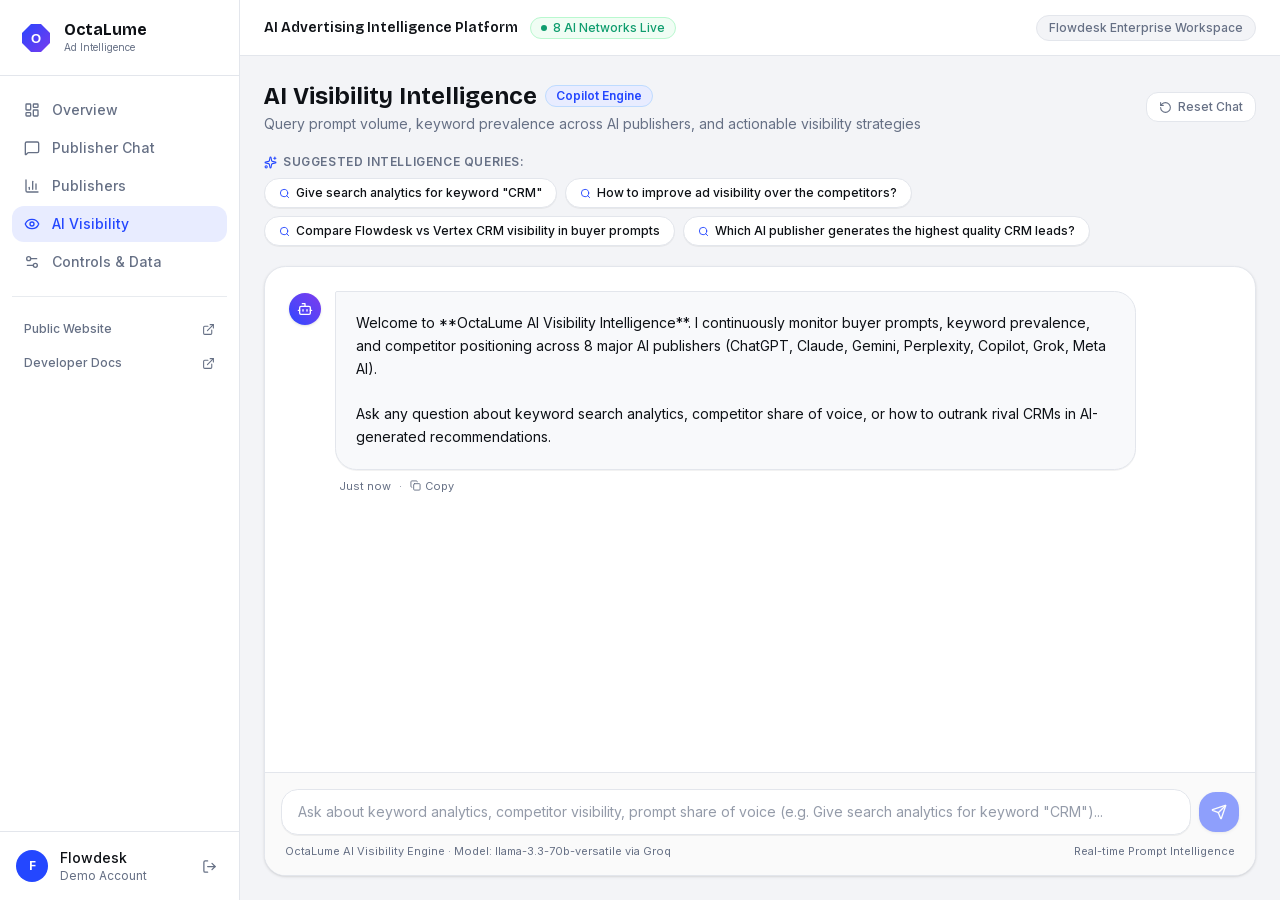
<file: visibility.html>
<!DOCTYPE html><html lang="en" class="ec5Qua_variable _20uw4a_variable"><head><meta charSet="utf-8"/><meta name="viewport" content="width=device-width, initial-scale=1"/><link rel="preload" href="/_next/static/media/07c7676b89ed2778-s.p.2bn3s6zvc0dyp.woff2" as="font" crossorigin="" type="font/woff2"/><link rel="preload" href="/_next/static/media/8056169c9d560660-s.p.41rroleoq1br7.woff2" as="font" crossorigin="" type="font/woff2"/><link rel="stylesheet" href="/_next/static/chunks/27oqfqm22hxqg.css" data-precedence="next"/><link rel="preload" as="script" fetchPriority="low" href="/_next/static/chunks/310vm2bl3xxpt.js"/><script src="/_next/static/chunks/1wnov70f88xjy.js" async=""></script><script src="/_next/static/chunks/39_j1bdzreq0m.js" async=""></script><script src="/_next/static/chunks/33om2u2l1wmz7.js" async=""></script><script src="/_next/static/chunks/turbopack-2u1d16houkiyo.js" async=""></script><script src="/_next/static/chunks/3qfy96eoyh-ek.js" async=""></script><script src="/_next/static/chunks/3mwpa_w56igl7.js" async=""></script><script src="/_next/static/chunks/1vfj3tdbgo8lz.js" async=""></script><meta name="next-size-adjust" content=""/><title>OctaLume — AI Advertising Intelligence</title><meta name="description" content="AI-native advertising network and publisher intelligence platform"/><link rel="icon" href="/favicon.ico?favicon.117ezoe8m31dk.ico" sizes="48x48" type="image/x-icon"/><script src="/_next/static/chunks/0cz1d0mv5g_q7.js" noModule=""></script></head><body class="bg-[#f3f4f7] text-[#0e1116] antialiased"><div hidden=""><!--$--><!--/$--></div><div class="flex h-screen overflow-hidden"><aside class="w-[240px] flex-shrink-0 bg-white border-r border-[#e3e6ec] flex flex-col h-screen sticky top-0"><a class="px-5 py-5 flex items-center gap-3 border-b border-[#e3e6ec]" href="/dashboard"><svg width="32" height="32" viewBox="0 0 32 32" fill="none"><defs><linearGradient id="octaGrad" x1="0" y1="0" x2="32" y2="32" gradientUnits="userSpaceOnUse"><stop stop-color="#2447ff"></stop><stop offset="1" stop-color="#7c3aed"></stop></linearGradient></defs><polygon points="11,2 21,2 30,11 30,21 21,30 11,30 2,21 2,11" fill="url(#octaGrad)"></polygon><text x="16" y="21" text-anchor="middle" fill="white" font-size="13" font-weight="bold" font-family="sans-serif">O</text></svg><div><div class="font-bold text-[#0e1116] text-base leading-tight" style="font-family:var(--font-bricolage, sans-serif)">OctaLume</div><div class="text-[10px] text-[#667085]">Ad Intelligence</div></div></a><nav class="flex-1 px-3 py-4 space-y-0.5"><a class="flex items-center gap-3 px-3 py-2 rounded-lg text-sm font-medium transition-colors text-[#667085] hover:bg-[#f3f4f7] hover:text-[#0e1116]" href="/dashboard"><svg xmlns="http://www.w3.org/2000/svg" width="16" height="16" viewBox="0 0 24 24" fill="none" stroke="currentColor" stroke-width="2" stroke-linecap="round" stroke-linejoin="round" class="lucide lucide-layout-dashboard" aria-hidden="true"><rect width="7" height="9" x="3" y="3" rx="1"></rect><rect width="7" height="5" x="14" y="3" rx="1"></rect><rect width="7" height="9" x="14" y="12" rx="1"></rect><rect width="7" height="5" x="3" y="16" rx="1"></rect></svg>Overview</a><a class="flex items-center gap-3 px-3 py-2 rounded-lg text-sm font-medium transition-colors text-[#667085] hover:bg-[#f3f4f7] hover:text-[#0e1116]" href="/chat"><svg xmlns="http://www.w3.org/2000/svg" width="16" height="16" viewBox="0 0 24 24" fill="none" stroke="currentColor" stroke-width="2" stroke-linecap="round" stroke-linejoin="round" class="lucide lucide-message-square" aria-hidden="true"><path d="M22 17a2 2 0 0 1-2 2H6.828a2 2 0 0 0-1.414.586l-2.202 2.202A.71.71 0 0 1 2 21.286V5a2 2 0 0 1 2-2h16a2 2 0 0 1 2 2z"></path></svg>Publisher Chat</a><a class="flex items-center gap-3 px-3 py-2 rounded-lg text-sm font-medium transition-colors text-[#667085] hover:bg-[#f3f4f7] hover:text-[#0e1116]" href="/publishers"><svg xmlns="http://www.w3.org/2000/svg" width="16" height="16" viewBox="0 0 24 24" fill="none" stroke="currentColor" stroke-width="2" stroke-linecap="round" stroke-linejoin="round" class="lucide lucide-chart-column lucide-bar-chart-3" aria-hidden="true"><path d="M3 3v16a2 2 0 0 0 2 2h16"></path><path d="M18 17V9"></path><path d="M13 17V5"></path><path d="M8 17v-3"></path></svg>Publishers</a><a class="flex items-center gap-3 px-3 py-2 rounded-lg text-sm font-medium transition-colors bg-[#e8ecff] text-[#2447ff]" href="/visibility"><svg xmlns="http://www.w3.org/2000/svg" width="16" height="16" viewBox="0 0 24 24" fill="none" stroke="currentColor" stroke-width="2" stroke-linecap="round" stroke-linejoin="round" class="lucide lucide-eye" aria-hidden="true"><path d="M2.062 12.348a1 1 0 0 1 0-.696 10.75 10.75 0 0 1 19.876 0 1 1 0 0 1 0 .696 10.75 10.75 0 0 1-19.876 0"></path><circle cx="12" cy="12" r="3"></circle></svg>AI Visibility</a><a class="flex items-center gap-3 px-3 py-2 rounded-lg text-sm font-medium transition-colors text-[#667085] hover:bg-[#f3f4f7] hover:text-[#0e1116]" href="/controls"><svg xmlns="http://www.w3.org/2000/svg" width="16" height="16" viewBox="0 0 24 24" fill="none" stroke="currentColor" stroke-width="2" stroke-linecap="round" stroke-linejoin="round" class="lucide lucide-settings-2" aria-hidden="true"><path d="M14 17H5"></path><path d="M19 7h-9"></path><circle cx="17" cy="17" r="3"></circle><circle cx="7" cy="7" r="3"></circle></svg>Controls &amp; Data</a><div class="pt-4 mt-4 border-t border-[#e3e6ec]/80 space-y-0.5"><a class="flex items-center justify-between px-3 py-2 rounded-lg text-xs font-medium text-[#667085] hover:bg-[#f3f4f7] hover:text-[#0e1116] transition-colors" href="/"><span>Public Website</span><svg xmlns="http://www.w3.org/2000/svg" width="13" height="13" viewBox="0 0 24 24" fill="none" stroke="currentColor" stroke-width="2" stroke-linecap="round" stroke-linejoin="round" class="lucide lucide-external-link" aria-hidden="true"><path d="M15 3h6v6"></path><path d="M10 14 21 3"></path><path d="M18 13v6a2 2 0 0 1-2 2H5a2 2 0 0 1-2-2V8a2 2 0 0 1 2-2h6"></path></svg></a><a class="flex items-center justify-between px-3 py-2 rounded-lg text-xs font-medium text-[#667085] hover:bg-[#f3f4f7] hover:text-[#0e1116] transition-colors" href="/docs"><span>Developer Docs</span><svg xmlns="http://www.w3.org/2000/svg" width="13" height="13" viewBox="0 0 24 24" fill="none" stroke="currentColor" stroke-width="2" stroke-linecap="round" stroke-linejoin="round" class="lucide lucide-external-link" aria-hidden="true"><path d="M15 3h6v6"></path><path d="M10 14 21 3"></path><path d="M18 13v6a2 2 0 0 1-2 2H5a2 2 0 0 1-2-2V8a2 2 0 0 1 2-2h6"></path></svg></a></div></nav><div class="px-4 py-4 border-t border-[#e3e6ec] flex items-center justify-between"><div class="flex items-center gap-3"><div class="w-8 h-8 rounded-full bg-[#2447ff] flex items-center justify-center text-white text-xs font-bold">F</div><div><div class="text-sm font-medium text-[#0e1116]">Flowdesk</div><div class="text-xs text-[#667085]">Demo Account</div></div></div><a title="Sign Out" class="p-1.5 text-[#667085] hover:text-[#0e1116] hover:bg-[#f3f4f7] rounded-lg transition-colors" href="/login"><svg xmlns="http://www.w3.org/2000/svg" width="15" height="15" viewBox="0 0 24 24" fill="none" stroke="currentColor" stroke-width="2" stroke-linecap="round" stroke-linejoin="round" class="lucide lucide-log-out" aria-hidden="true"><path d="m16 17 5-5-5-5"></path><path d="M21 12H9"></path><path d="M9 21H5a2 2 0 0 1-2-2V5a2 2 0 0 1 2-2h4"></path></svg></a></div></aside><div class="flex flex-col flex-1 min-w-0 overflow-hidden"><header class="h-14 border-b border-[#e3e6ec] bg-white px-6 flex items-center justify-between flex-shrink-0"><div class="flex items-center gap-3"><span class="text-sm font-semibold text-[#0e1116]" style="font-family:var(--font-bricolage, sans-serif)">AI Advertising Intelligence Platform</span><span class="inline-flex items-center gap-1.5 text-xs text-[#0f9d6e] bg-green-50 border border-green-200 rounded-full px-2.5 py-0.5 font-medium"><span class="w-1.5 h-1.5 rounded-full bg-[#0f9d6e] animate-pulse"></span>8 AI Networks Live</span></div><div class="flex items-center gap-3"><div class="text-xs text-[#667085] bg-[#f3f4f7] border border-[#e3e6ec] rounded-full px-3 py-1 font-medium">Flowdesk Enterprise Workspace</div></div></header><main class="flex-1 overflow-y-auto p-6"><div class="max-w-[1200px] mx-auto space-y-5 pb-4 h-[calc(100vh-5.5rem)] flex flex-col"><div class="flex flex-col sm:flex-row sm:items-center sm:justify-between gap-3 flex-shrink-0"><div><div class="flex items-center gap-2"><h1 class="text-2xl font-bold text-[#0e1116]" style="font-family:var(--font-bricolage, sans-serif)">AI Visibility Intelligence</h1><span class="text-xs bg-[#e8ecff] text-[#2447ff] font-semibold px-2.5 py-0.5 rounded-full border border-blue-200">Copilot Engine</span></div><p class="text-sm text-[#667085] mt-0.5">Query prompt volume, keyword prevalence across AI publishers, and actionable visibility strategies</p></div><button class="inline-flex items-center gap-1.5 text-xs font-medium text-[#667085] hover:text-[#0e1116] bg-white border border-[#e3e6ec] px-3 py-1.5 rounded-lg hover:bg-[#f3f4f7] transition-colors self-start sm:self-auto"><svg xmlns="http://www.w3.org/2000/svg" width="13" height="13" viewBox="0 0 24 24" fill="none" stroke="currentColor" stroke-width="2" stroke-linecap="round" stroke-linejoin="round" class="lucide lucide-rotate-ccw" aria-hidden="true"><path d="M3 12a9 9 0 1 0 9-9 9.75 9.75 0 0 0-6.74 2.74L3 8"></path><path d="M3 3v5h5"></path></svg>Reset Chat</button></div><div class="flex-shrink-0"><div class="text-xs font-semibold text-[#667085] mb-2 uppercase tracking-wider flex items-center gap-1.5"><svg xmlns="http://www.w3.org/2000/svg" width="13" height="13" viewBox="0 0 24 24" fill="none" stroke="currentColor" stroke-width="2" stroke-linecap="round" stroke-linejoin="round" class="lucide lucide-sparkles lucide-stars text-[#2447ff]" aria-hidden="true"><path d="M11.017 2.814a1 1 0 0 1 1.966 0l1.051 5.558a2 2 0 0 0 1.594 1.594l5.558 1.051a1 1 0 0 1 0 1.966l-5.558 1.051a2 2 0 0 0-1.594 1.594l-1.051 5.558a1 1 0 0 1-1.966 0l-1.051-5.558a2 2 0 0 0-1.594-1.594l-5.558-1.051a1 1 0 0 1 0-1.966l5.558-1.051a2 2 0 0 0 1.594-1.594z"></path><path d="M20 2v4"></path><path d="M22 4h-4"></path><circle cx="4" cy="20" r="2"></circle></svg>Suggested Intelligence Queries:</div><div class="flex gap-2 flex-wrap"><button class="text-xs px-3.5 py-1.5 rounded-full bg-white border border-[#e3e6ec] text-[#0e1116] hover:border-[#2447ff] hover:text-[#2447ff] hover:bg-[#e8ecff]/50 font-medium transition-all shadow-2xs flex items-center gap-1.5"><svg xmlns="http://www.w3.org/2000/svg" width="11" height="11" viewBox="0 0 24 24" fill="none" stroke="currentColor" stroke-width="2" stroke-linecap="round" stroke-linejoin="round" class="lucide lucide-search text-[#2447ff]" aria-hidden="true"><path d="m21 21-4.34-4.34"></path><circle cx="11" cy="11" r="8"></circle></svg>Give search analytics for keyword &quot;CRM&quot;</button><button class="text-xs px-3.5 py-1.5 rounded-full bg-white border border-[#e3e6ec] text-[#0e1116] hover:border-[#2447ff] hover:text-[#2447ff] hover:bg-[#e8ecff]/50 font-medium transition-all shadow-2xs flex items-center gap-1.5"><svg xmlns="http://www.w3.org/2000/svg" width="11" height="11" viewBox="0 0 24 24" fill="none" stroke="currentColor" stroke-width="2" stroke-linecap="round" stroke-linejoin="round" class="lucide lucide-search text-[#2447ff]" aria-hidden="true"><path d="m21 21-4.34-4.34"></path><circle cx="11" cy="11" r="8"></circle></svg>How to improve ad visibility over the competitors?</button><button class="text-xs px-3.5 py-1.5 rounded-full bg-white border border-[#e3e6ec] text-[#0e1116] hover:border-[#2447ff] hover:text-[#2447ff] hover:bg-[#e8ecff]/50 font-medium transition-all shadow-2xs flex items-center gap-1.5"><svg xmlns="http://www.w3.org/2000/svg" width="11" height="11" viewBox="0 0 24 24" fill="none" stroke="currentColor" stroke-width="2" stroke-linecap="round" stroke-linejoin="round" class="lucide lucide-search text-[#2447ff]" aria-hidden="true"><path d="m21 21-4.34-4.34"></path><circle cx="11" cy="11" r="8"></circle></svg>Compare Flowdesk vs Vertex CRM visibility in buyer prompts</button><button class="text-xs px-3.5 py-1.5 rounded-full bg-white border border-[#e3e6ec] text-[#0e1116] hover:border-[#2447ff] hover:text-[#2447ff] hover:bg-[#e8ecff]/50 font-medium transition-all shadow-2xs flex items-center gap-1.5"><svg xmlns="http://www.w3.org/2000/svg" width="11" height="11" viewBox="0 0 24 24" fill="none" stroke="currentColor" stroke-width="2" stroke-linecap="round" stroke-linejoin="round" class="lucide lucide-search text-[#2447ff]" aria-hidden="true"><path d="m21 21-4.34-4.34"></path><circle cx="11" cy="11" r="8"></circle></svg>Which AI publisher generates the highest quality CRM leads?</button></div></div><div class="flex-1 bg-white border border-[#e3e6ec] rounded-2xl overflow-hidden shadow-sm flex flex-col min-h-0"><div class="flex-1 overflow-y-auto p-5 sm:p-6 space-y-6"><div class="flex gap-3.5 justify-start"><div class="w-8 h-8 rounded-xl bg-gradient-to-tr from-[#2447ff] to-[#7c3aed] flex items-center justify-center text-white flex-shrink-0 shadow-sm mt-0.5"><svg xmlns="http://www.w3.org/2000/svg" width="16" height="16" viewBox="0 0 24 24" fill="none" stroke="currentColor" stroke-width="2" stroke-linecap="round" stroke-linejoin="round" class="lucide lucide-bot" aria-hidden="true"><path d="M12 8V4H8"></path><rect width="16" height="12" x="4" y="8" rx="2"></rect><path d="M2 14h2"></path><path d="M20 14h2"></path><path d="M15 13v2"></path><path d="M9 13v2"></path></svg></div><div class="max-w-[92%] sm:max-w-[85%] space-y-2 items-start"><div class="rounded-2xl p-4 sm:p-5 text-sm leading-relaxed bg-[#f8f9fb] border border-[#e3e6ec] text-[#0e1116] rounded-tl-xs shadow-2xs"><div class="whitespace-pre-wrap">Welcome to **OctaLume AI Visibility Intelligence**. I continuously monitor buyer prompts, keyword prevalence, and competitor positioning across 8 major AI publishers (ChatGPT, Claude, Gemini, Perplexity, Copilot, Grok, Meta AI).

Ask any question about keyword search analytics, competitor share of voice, or how to outrank rival CRMs in AI-generated recommendations.</div></div><div class="flex items-center gap-2 px-1 text-[11px] text-[#667085]"><span>Just now</span><span>·</span><button class="hover:text-[#0e1116] flex items-center gap-1 transition-colors"><svg xmlns="http://www.w3.org/2000/svg" width="11" height="11" viewBox="0 0 24 24" fill="none" stroke="currentColor" stroke-width="2" stroke-linecap="round" stroke-linejoin="round" class="lucide lucide-copy" aria-hidden="true"><rect width="14" height="14" x="8" y="8" rx="2" ry="2"></rect><path d="M4 16c-1.1 0-2-.9-2-2V4c0-1.1.9-2 2-2h10c1.1 0 2 .9 2 2"></path></svg>Copy</button></div></div></div></div><div class="p-4 border-t border-[#e3e6ec] bg-[#fafafa]"><form class="flex items-center gap-2"><input type="text" placeholder="Ask about keyword analytics, competitor visibility, prompt share of voice (e.g. Give search analytics for keyword &quot;CRM&quot;)..." class="flex-1 bg-white border border-[#e3e6ec] rounded-xl px-4 py-3 text-sm text-[#0e1116] placeholder:text-[#667085]/70 focus:outline-none focus:border-[#2447ff] focus:ring-1 focus:ring-[#2447ff] shadow-2xs" value=""/><button type="submit" disabled="" class="bg-[#2447ff] text-white p-3 rounded-xl hover:bg-blue-700 transition-colors disabled:opacity-50 disabled:cursor-not-allowed shadow-sm flex-shrink-0"><svg xmlns="http://www.w3.org/2000/svg" width="16" height="16" viewBox="0 0 24 24" fill="none" stroke="currentColor" stroke-width="2" stroke-linecap="round" stroke-linejoin="round" class="lucide lucide-send" aria-hidden="true"><path d="M14.536 21.686a.5.5 0 0 0 .937-.024l6.5-19a.496.496 0 0 0-.635-.635l-19 6.5a.5.5 0 0 0-.024.937l7.93 3.18a2 2 0 0 1 1.112 1.11z"></path><path d="m21.854 2.147-10.94 10.939"></path></svg></button></form><div class="flex items-center justify-between text-[11px] text-[#667085] mt-2 px-1"><span>OctaLume AI Visibility Engine · Model: llama-3.3-70b-versatile via Groq</span><span>Real-time Prompt Intelligence</span></div></div></div></div><!--$--><!--/$--></main></div></div><script id="_R_">(globalThis["TURBOPACK"] || (globalThis["TURBOPACK"] = [])).push({"otherChunks":["static/chunks/310vm2bl3xxpt.js","static/chunks/1wnov70f88xjy.js","static/chunks/39_j1bdzreq0m.js","static/chunks/33om2u2l1wmz7.js"],"runtimeModuleIds":[94553]});</script><script src="/_next/static/chunks/310vm2bl3xxpt.js" async=""></script><script>(self.__next_f=self.__next_f||[]).push([0])</script><script>self.__next_f.push([1,"1:\"$Sreact.fragment\"\n2:\"/_next/static/chunks/3qfy96eoyh-ek.js\"\n3:\"/_next/static/chunks/3mwpa_w56igl7.js\"\n4:I[99765,[\"$2\",\"$3\"],\"default\"]\n5:I[39756,[\"$2\",\"$3\"],\"default\"]\n6:I[37457,[\"$2\",\"$3\"],\"default\"]\na:\"/_next/static/chunks/1vfj3tdbgo8lz.js\"\nb:I[2407,[\"$2\",\"$3\",\"$a\"],\"default\"]\nc:I[97367,[\"$2\",\"$3\"],\"OutletBoundary\"]\nd:\"$Sreact.suspense\"\nf:\"ViewportBoundary\"\n10:I[97367,[\"$2\",\"$3\"],\"$f\"]\n12:\"MetadataBoundary\"\n13:I[97367,[\"$2\",\"$3\"],\"$12\"]\n15:I[68027,[\"$2\",\"$3\"],\"default\",1]\n:HL[\"/_next/static/chunks/27oqfqm22hxqg.css\",\"style\"]\n:HL[\"/_next/static/media/07c7676b89ed2778-s.p.2bn3s6zvc0dyp.woff2\",\"font\",{\"crossOrigin\":\"\",\"type\":\"font/woff2\"}]\n:HL[\"/_next/static/media/8056169c9d560660-s.p.41rroleoq1br7.woff2\",\"font\",{\"crossOrigin\":\"\",\"type\":\"font/woff2\"}]\n8:X\n9:[[\"children\",{\"s\":\"__PAGE__\",\"h\":512,\"d\":{\"r\":[\"$\",\"$1\",\"c\",{\"children\":[[\"$\",\"$Lb\",null,{}],[[\"$\",\"script\",\"script-0\",{\"src\":\"/_next/static/chunks/1vfj3tdbgo8lz.js\",\"async\":true,\"nonce\":\"$undefined\"}]],[\"$\",\"$Lc\",null,{\"children\":[\"$\",\"$d\",null,{\"name\":\"Next.MetadataOutlet\",\"children\":\"$@e\"}]}]]}],\"p\":false,\"v\":null}}]]\n7:[[\"children\",{\"s\":\"visibility\",\"h\":512,\"d\":{\"r\":[\"$\",\"$1\",\"c\",{\"children\":[null,[\"$\",\"$L5\",null,{\"parallelRouterKey\":\"children\",\"error\":\"$undefined\",\"errorStyles\":\"$undefined\",\"errorScripts\":\"$undefined\",\"template\":[\"$\",\"$L6\",null,{}],\"templateStyles\":\"$undefined\",\"templateScripts\":\"$undefined\",\"notFound\":\"$undefined\",\"forbidden\":\"$undefined\",\"unauthorized\":\"$undefined\"}]]}],\"p\":false,\"v\":\"$8\"},\"c\":\"$Q9\"}]]\n"])</script><script>self.__next_f.push([1,"0:{\"P\":null,\"c\":[\"\",\"visibility\"],\"q\":\"\",\"i\":false,\"t\":{\"t\":{\"s\":\"\",\"h\":528,\"d\":{\"r\":[\"$\",\"$1\",\"c\",{\"children\":[[[\"$\",\"link\",\"0\",{\"rel\":\"stylesheet\",\"href\":\"/_next/static/chunks/27oqfqm22hxqg.css\",\"precedence\":\"next\",\"crossOrigin\":\"$undefined\",\"nonce\":\"$undefined\"}],[\"$\",\"script\",\"script-0\",{\"src\":\"/_next/static/chunks/3qfy96eoyh-ek.js\",\"async\":true,\"nonce\":\"$undefined\"}],[\"$\",\"script\",\"script-1\",{\"src\":\"/_next/static/chunks/3mwpa_w56igl7.js\",\"async\":true,\"nonce\":\"$undefined\"}]],[\"$\",\"html\",null,{\"lang\":\"en\",\"className\":\"ec5Qua_variable _20uw4a_variable\",\"children\":[\"$\",\"body\",null,{\"className\":\"bg-[#f3f4f7] text-[#0e1116] antialiased\",\"children\":[\"$\",\"$L4\",null,{\"children\":[\"$\",\"$L5\",null,{\"parallelRouterKey\":\"children\",\"error\":\"$undefined\",\"errorStyles\":\"$undefined\",\"errorScripts\":\"$undefined\",\"template\":[\"$\",\"$L6\",null,{}],\"templateStyles\":\"$undefined\",\"templateScripts\":\"$undefined\",\"notFound\":[[[\"$\",\"title\",null,{\"children\":\"404: This page could not be found.\"}],[\"$\",\"div\",null,{\"style\":{\"fontFamily\":\"system-ui,\\\"Segoe UI\\\",Roboto,Helvetica,Arial,sans-serif,\\\"Apple Color Emoji\\\",\\\"Segoe UI Emoji\\\"\",\"height\":\"100vh\",\"textAlign\":\"center\",\"display\":\"flex\",\"flexDirection\":\"column\",\"alignItems\":\"center\",\"justifyContent\":\"center\"},\"children\":[\"$\",\"div\",null,{\"children\":[[\"$\",\"style\",null,{\"dangerouslySetInnerHTML\":{\"__html\":\"body{color:#000;background:#fff;margin:0}.next-error-h1{border-right:1px solid rgba(0,0,0,.3)}@media (prefers-color-scheme:dark){body{color:#fff;background:#000}.next-error-h1{border-right:1px solid rgba(255,255,255,.3)}}\"}}],[\"$\",\"h1\",null,{\"className\":\"next-error-h1\",\"style\":{\"display\":\"inline-block\",\"margin\":\"0 20px 0 0\",\"padding\":\"0 23px 0 0\",\"fontSize\":24,\"fontWeight\":500,\"verticalAlign\":\"top\",\"lineHeight\":\"49px\"},\"children\":404}],[\"$\",\"div\",null,{\"style\":{\"display\":\"inline-block\"},\"children\":[\"$\",\"h2\",null,{\"style\":{\"fontSize\":14,\"fontWeight\":400,\"lineHeight\":\"49px\",\"margin\":0},\"children\":\"This page could not be found.\"}]}]]}]}]],[]],\"forbidden\":\"$undefined\",\"unauthorized\":\"$undefined\"}]}]}]}]]}],\"p\":false,\"v\":null},\"c\":\"$Q7\"},\"h\":{\"r\":[\"$\",\"$1\",\"h\",{\"children\":[null,[\"$\",\"$L10\",null,{\"children\":\"$L11\"}],[\"$\",\"$L13\",null,{\"children\":[[\"$\",\"div\",null,{\"hidden\":true,\"children\":[\"$\",\"$d\",null,{\"name\":\"Next.Metadata\",\"children\":\"$L14\"}]}],null]}],[\"$\",\"meta\",null,{\"name\":\"next-size-adjust\",\"content\":\"\"}]]}],\"p\":false,\"v\":null}},\"m\":\"$undefined\",\"G\":[\"$15\",[[\"$\",\"link\",\"0\",{\"rel\":\"stylesheet\",\"href\":\"/_next/static/chunks/27oqfqm22hxqg.css\",\"precedence\":\"next\",\"crossOrigin\":\"$undefined\",\"nonce\":\"$undefined\"}]]],\"S\":true,\"r\":\"$undefined\",\"s\":\"$undefined\",\"a\":\"$undefined\",\"l\":\"$undefined\",\"p\":\"$undefined\",\"d\":\"$undefined\",\"b\":\"7_wS25V5G71hnV0RbZDfC\"}\n"])</script><script>self.__next_f.push([1,"8:C\n11:[[\"$\",\"meta\",\"0\",{\"charSet\":\"utf-8\"}],[\"$\",\"meta\",\"1\",{\"name\":\"viewport\",\"content\":\"width=device-width, initial-scale=1\"}]]\n"])</script><script>self.__next_f.push([1,"16:I[27201,[\"$2\",\"$3\"],\"IconMark\"]\ne:null\n14:[[\"$\",\"title\",\"0\",{\"children\":\"OctaLume — AI Advertising Intelligence\"}],[\"$\",\"meta\",\"1\",{\"name\":\"description\",\"content\":\"AI-native advertising network and publisher intelligence platform\"}],[\"$\",\"link\",\"2\",{\"rel\":\"icon\",\"href\":\"/favicon.ico?favicon.117ezoe8m31dk.ico\",\"sizes\":\"48x48\",\"type\":\"image/x-icon\"}],[\"$\",\"$L16\",\"3\",{}]]\n"])</script></body></html>
</file>
<file: _next/static/chunks/27oqfqm22hxqg.css>
@font-face{font-family:Inter;font-style:normal;font-weight:100 900;font-display:swap;src:url(../media/46a9e2f250689b4a-s.0-dom-5bn10r2.woff2)format("woff2");unicode-range:U+460-52F,U+1C80-1C8A,U+20B4,U+2DE0-2DFF,U+A640-A69F,U+FE2E-FE2F}@font-face{font-family:Inter;font-style:normal;font-weight:100 900;font-display:swap;src:url(../media/76b70a1dbe058eb5-s.1y4-pdgsjb-pw.woff2)format("woff2");unicode-range:U+301,U+400-45F,U+490-491,U+4B0-4B1,U+2116}@font-face{font-family:Inter;font-style:normal;font-weight:100 900;font-display:swap;src:url(../media/2fb76073e23fd9e4-s.3lvt2whj97whp.woff2)format("woff2");unicode-range:U+1F??}@font-face{font-family:Inter;font-style:normal;font-weight:100 900;font-display:swap;src:url(../media/6131cbbf5549afa2-s.2uwcyprjm3xu3.woff2)format("woff2");unicode-range:U+370-377,U+37A-37F,U+384-38A,U+38C,U+38E-3A1,U+3A3-3FF}@font-face{font-family:Inter;font-style:normal;font-weight:100 900;font-display:swap;src:url(../media/45462fd7b7c12654-s.0k62hbripvv8p.woff2)format("woff2");unicode-range:U+102-103,U+110-111,U+128-129,U+168-169,U+1A0-1A1,U+1AF-1B0,U+300-301,U+303-304,U+308-309,U+323,U+329,U+1EA0-1EF9,U+20AB}@font-face{font-family:Inter;font-style:normal;font-weight:100 900;font-display:swap;src:url(../media/ba63f6a0e436df8e-s.3-6t-g6q0vh0a.woff2)format("woff2");unicode-range:U+100-2BA,U+2BD-2C5,U+2C7-2CC,U+2CE-2D7,U+2DD-2FF,U+304,U+308,U+329,U+1D00-1DBF,U+1E00-1E9F,U+1EF2-1EFF,U+2020,U+20A0-20AB,U+20AD-20C4,U+2113,U+2C60-2C7F,U+A720-A7FF}@font-face{font-family:Inter;font-style:normal;font-weight:100 900;font-display:swap;src:url(../media/07c7676b89ed2778-s.p.2bn3s6zvc0dyp.woff2)format("woff2");unicode-range:U+??,U+131,U+152-153,U+2BB-2BC,U+2C6,U+2DA,U+2DC,U+304,U+308,U+329,U+2000-206F,U+20AC,U+2122,U+2191,U+2193,U+2212,U+2215,U+FEFF,U+FFFD}@font-face{font-family:Inter Fallback;src:local(Arial);ascent-override:90.44%;descent-override:22.52%;line-gap-override:0.0%;size-adjust:107.12%}.ec5Qua_className{font-family:Inter,Inter Fallback;font-style:normal}.ec5Qua_variable{--font-inter:"Inter", "Inter Fallback"}
@font-face{font-family:Bricolage Grotesque;font-style:normal;font-weight:200 800;font-stretch:100%;font-display:swap;src:url(../media/f4b234103afdc32a-s.197tvtifbphtu.woff2)format("woff2");unicode-range:U+102-103,U+110-111,U+128-129,U+168-169,U+1A0-1A1,U+1AF-1B0,U+300-301,U+303-304,U+308-309,U+323,U+329,U+1EA0-1EF9,U+20AB}@font-face{font-family:Bricolage Grotesque;font-style:normal;font-weight:200 800;font-stretch:100%;font-display:swap;src:url(../media/0b60d5f95c5f3f76-s.2e115y8-hourl.woff2)format("woff2");unicode-range:U+100-2BA,U+2BD-2C5,U+2C7-2CC,U+2CE-2D7,U+2DD-2FF,U+304,U+308,U+329,U+1D00-1DBF,U+1E00-1E9F,U+1EF2-1EFF,U+2020,U+20A0-20AB,U+20AD-20C4,U+2113,U+2C60-2C7F,U+A720-A7FF}@font-face{font-family:Bricolage Grotesque;font-style:normal;font-weight:200 800;font-stretch:100%;font-display:swap;src:url(../media/8056169c9d560660-s.p.41rroleoq1br7.woff2)format("woff2");unicode-range:U+??,U+131,U+152-153,U+2BB-2BC,U+2C6,U+2DA,U+2DC,U+304,U+308,U+329,U+2000-206F,U+20AC,U+2122,U+2191,U+2193,U+2212,U+2215,U+FEFF,U+FFFD}@font-face{font-family:Bricolage Grotesque Fallback;src:local(Arial);ascent-override:88.21%;descent-override:25.61%;line-gap-override:0.0%;size-adjust:105.43%}._20uw4a_className{font-family:Bricolage Grotesque,Bricolage Grotesque Fallback;font-style:normal}._20uw4a_variable{--font-bricolage:"Bricolage Grotesque", "Bricolage Grotesque Fallback"}
@layer properties{@supports (((-webkit-hyphens:none)) and (not (margin-trim:inline))) or ((-moz-orient:inline) and (not (color:rgb(from red r g b)))){*,:before,:after,::backdrop{--tw-translate-x:0;--tw-translate-y:0;--tw-translate-z:0;--tw-scale-x:1;--tw-scale-y:1;--tw-scale-z:1;--tw-space-y-reverse:0;--tw-border-style:solid;--tw-gradient-position:initial;--tw-gradient-from:#0000;--tw-gradient-via:#0000;--tw-gradient-to:#0000;--tw-gradient-stops:initial;--tw-gradient-via-stops:initial;--tw-gradient-from-position:0%;--tw-gradient-via-position:50%;--tw-gradient-to-position:100%;--tw-leading:initial;--tw-font-weight:initial;--tw-tracking:initial;--tw-shadow:0 0 #0000;--tw-shadow-color:initial;--tw-shadow-alpha:100%;--tw-inset-shadow:0 0 #0000;--tw-inset-shadow-color:initial;--tw-inset-shadow-alpha:100%;--tw-ring-color:initial;--tw-ring-shadow:0 0 #0000;--tw-inset-ring-color:initial;--tw-inset-ring-shadow:0 0 #0000;--tw-ring-inset:initial;--tw-ring-offset-width:0px;--tw-ring-offset-color:#fff;--tw-ring-offset-shadow:0 0 #0000;--tw-outline-style:solid;--tw-backdrop-blur:initial;--tw-backdrop-brightness:initial;--tw-backdrop-contrast:initial;--tw-backdrop-grayscale:initial;--tw-backdrop-hue-rotate:initial;--tw-backdrop-invert:initial;--tw-backdrop-opacity:initial;--tw-backdrop-saturate:initial;--tw-backdrop-sepia:initial;--tw-duration:initial;--tw-ease:initial;--tw-content:""}}}@layer theme{:root,:host{--color-red-50:#fef2f2;--color-red-200:#ffcaca;--color-red-600:#e40014;--color-yellow-50:#fefce8;--color-yellow-200:#fff085;--color-yellow-700:#a36100;--color-green-50:#f0fdf4;--color-green-200:#b9f8cf;--color-green-400:#05df72;--color-green-600:#00a544;--color-green-700:#008138;--color-emerald-600:#009767;--color-emerald-700:#007956;--color-blue-100:#dbeafe;--color-blue-200:#bedbff;--color-blue-600:#155dfc;--color-blue-700:#1447e6;--color-purple-50:#faf5ff;--color-purple-600:#9810fa;--color-gray-200:#e5e7eb;--color-gray-300:#d1d5dc;--color-gray-400:#99a1af;--color-white:#fff;--spacing:.25rem;--container-sm:24rem;--container-md:28rem;--container-xl:36rem;--container-2xl:42rem;--container-3xl:48rem;--container-4xl:56rem;--text-xs:.75rem;--text-xs--line-height:calc(1 / .75);--text-sm:.875rem;--text-sm--line-height:calc(1.25 / .875);--text-base:1rem;--text-base--line-height:calc(1.5 / 1);--text-lg:1.125rem;--text-lg--line-height:calc(1.75 / 1.125);--text-xl:1.25rem;--text-xl--line-height:calc(1.75 / 1.25);--text-2xl:1.5rem;--text-2xl--line-height:calc(2 / 1.5);--text-3xl:1.875rem;--text-3xl--line-height:calc(2.25 / 1.875);--text-4xl:2.25rem;--text-4xl--line-height:calc(2.5 / 2.25);--text-5xl:3rem;--text-5xl--line-height:1;--text-6xl:3.75rem;--text-6xl--line-height:1;--font-weight-normal:400;--font-weight-medium:500;--font-weight-semibold:600;--font-weight-bold:700;--tracking-tight:-.025em;--tracking-wider:.05em;--leading-tight:1.25;--leading-snug:1.375;--leading-relaxed:1.625;--radius-xs:.125rem;--radius-md:calc(var(--radius) * .8);--ease-out:cubic-bezier(0, 0, .2, 1);--animate-pulse:pulse 2s cubic-bezier(.4, 0, .6, 1) infinite;--animate-bounce:bounce 1s infinite;--blur-xs:4px;--blur-md:12px;--default-transition-duration:.15s;--default-transition-timing-function:cubic-bezier(.4, 0, .2, 1);--default-font-family:var(--font-inter);--default-mono-font-family:var(--font-geist-mono)}@supports (color:lab(0% 0 0)){:root,:host{--color-red-50:lab(96.5005% 4.18508 1.52328);--color-red-200:lab(86.017% 19.8815 7.75869);--color-red-600:lab(48.4493% 77.4328 61.5452);--color-yellow-50:lab(98.6846% -1.79055 9.7766);--color-yellow-200:lab(94.3433% -5.00429 52.9663);--color-yellow-700:lab(47.8202% 25.2426 66.5015);--color-green-50:lab(98.1563% -5.60117 2.75915);--color-green-200:lab(92.4222% -26.4702 12.9427);--color-green-400:lab(78.503% -64.9265 39.7492);--color-green-600:lab(59.0978% -58.6621 41.2579);--color-green-700:lab(47.0329% -47.0239 31.4788);--color-emerald-600:lab(55.0481% -49.9246 15.93);--color-emerald-700:lab(44.4871% -41.0396 11.0361);--color-blue-100:lab(92.0301% -2.24757 -11.6453);--color-blue-200:lab(86.15% -4.04379 -21.0797);--color-blue-600:lab(44.0605% 29.0279 -86.0352);--color-blue-700:lab(36.9089% 35.0961 -85.6872);--color-purple-50:lab(97.1627% 2.99937 -4.13398);--color-purple-600:lab(43.0295% 75.21 -86.5669);--color-gray-200:lab(91.6229% -.159115 -2.26791);--color-gray-300:lab(85.1236% -.612259 -3.7138);--color-gray-400:lab(65.9269% -.832707 -8.17473)}}}@layer base{*,:after,:before,::backdrop{box-sizing:border-box;border:0 solid;margin:0;padding:0}::file-selector-button{box-sizing:border-box;border:0 solid;margin:0;padding:0}html,:host{-webkit-text-size-adjust:100%;tab-size:4;line-height:1.5;font-family:var(--default-font-family,-apple-system, BlinkMacSystemFont, "Segoe UI", Roboto, "Helvetica Neue", "Noto Sans", Arial, sans-serif, "Apple Color Emoji", "Segoe UI Emoji", "Segoe UI Symbol", "Noto Color Emoji");font-feature-settings:var(--default-font-feature-settings,normal);font-variation-settings:var(--default-font-variation-settings,normal);-webkit-tap-highlight-color:transparent}hr{height:0;color:inherit;border-top-width:1px}abbr:where([title]){-webkit-text-decoration:underline dotted;text-decoration:underline dotted}h1,h2,h3,h4,h5,h6{font-size:inherit;font-weight:inherit}a{color:inherit;-webkit-text-decoration:inherit;-webkit-text-decoration:inherit;-webkit-text-decoration:inherit;-webkit-text-decoration:inherit;text-decoration:inherit}b,strong{font-weight:bolder}code,kbd,samp,pre{font-family:var(--default-mono-font-family,ui-monospace, SFMono-Regular, Menlo, Monaco, Consolas, "Liberation Mono", "Courier New", monospace);font-feature-settings:var(--default-mono-font-feature-settings,normal);font-variation-settings:var(--default-mono-font-variation-settings,normal);font-size:1em}small{font-size:80%}sub,sup{vertical-align:baseline;font-size:75%;line-height:0;position:relative}sub{bottom:-.25em}sup{top:-.5em}table{text-indent:0;border-color:inherit;border-collapse:collapse}:-moz-focusring:where(:not(iframe)){outline:auto}progress{vertical-align:baseline}summary{display:list-item}ol,ul,menu{list-style:none}img,svg,video,canvas,audio,iframe,embed,object{vertical-align:middle;display:block}img,video{max-width:100%;height:auto}button,input,select,optgroup,textarea{font:inherit;font-feature-settings:inherit;font-variation-settings:inherit;letter-spacing:inherit;color:inherit;opacity:1;background-color:#0000;border-radius:0}::file-selector-button{font:inherit;font-feature-settings:inherit;font-variation-settings:inherit;letter-spacing:inherit;color:inherit;opacity:1;background-color:#0000;border-radius:0}:where(select:is([multiple],[size])) optgroup{font-weight:bolder}:where(select:is([multiple],[size])) optgroup option{padding-inline-start:20px}::file-selector-button{margin-inline-end:4px}::placeholder{opacity:1}@supports (not ((-webkit-appearance:-apple-pay-button))) or (contain-intrinsic-size:1px){::placeholder{color:currentColor}@supports (color:color-mix(in lab, red, red)){::placeholder{color:color-mix(in oklab, currentcolor 50%, transparent)}}}textarea{resize:vertical}::-webkit-search-decoration{-webkit-appearance:none}::-webkit-date-and-time-value{min-height:1lh;text-align:inherit}::-webkit-datetime-edit{display:inline-flex}::-webkit-datetime-edit-fields-wrapper{padding:0}::-webkit-datetime-edit{padding-block:0}::-webkit-datetime-edit-year-field{padding-block:0}::-webkit-datetime-edit-month-field{padding-block:0}::-webkit-datetime-edit-day-field{padding-block:0}::-webkit-datetime-edit-hour-field{padding-block:0}::-webkit-datetime-edit-minute-field{padding-block:0}::-webkit-datetime-edit-second-field{padding-block:0}::-webkit-datetime-edit-millisecond-field{padding-block:0}::-webkit-datetime-edit-meridiem-field{padding-block:0}::-webkit-calendar-picker-indicator{line-height:1}:-moz-ui-invalid{box-shadow:none}button,input:where([type=button],[type=reset],[type=submit]){appearance:button}::file-selector-button{appearance:button}::-webkit-inner-spin-button{height:auto}::-webkit-outer-spin-button{height:auto}[hidden]:where(:not([hidden=until-found])){display:none!important}*{border-color:var(--border);outline-color:var(--ring)}@supports (color:color-mix(in lab, red, red)){*{outline-color:color-mix(in oklab, var(--ring) 50%, transparent)}}body{color:#0e1116;background-color:#f3f4f7}html{font-family:var(--font-inter)}}@layer components;@layer utilities{.\@container\/card-header{container:card-header/inline-size}.visible{visibility:visible}.absolute{position:absolute}.relative{position:relative}.static{position:static}.sticky{position:sticky}.top-0{top:0}.top-0\.5{top:calc(var(--spacing) * .5)}.top-1\/2{top:50%}.top-3{top:calc(var(--spacing) * 3)}.top-4{top:calc(var(--spacing) * 4)}.right-0\.5{right:calc(var(--spacing) * .5)}.right-3{right:calc(var(--spacing) * 3)}.bottom-4{bottom:calc(var(--spacing) * 4)}.bottom-8{bottom:calc(var(--spacing) * 8)}.left-0\.5{left:calc(var(--spacing) * .5)}.left-1\/2{left:50%}.left-3\.5{left:calc(var(--spacing) * 3.5)}.left-\[19px\]{left:19px}.z-10{z-index:10}.z-40{z-index:40}.col-span-2{grid-column:span 2/span 2}.col-start-2{grid-column-start:2}.row-span-2{grid-row:span 2/span 2}.row-start-1{grid-row-start:1}.mx-auto{margin-inline:auto}.mt-0\.5{margin-top:calc(var(--spacing) * .5)}.mt-1{margin-top:var(--spacing)}.mt-1\.5{margin-top:calc(var(--spacing) * 1.5)}.mt-2{margin-top:calc(var(--spacing) * 2)}.mt-3{margin-top:calc(var(--spacing) * 3)}.mt-4{margin-top:calc(var(--spacing) * 4)}.mt-5{margin-top:calc(var(--spacing) * 5)}.mt-6{margin-top:calc(var(--spacing) * 6)}.mt-8{margin-top:calc(var(--spacing) * 8)}.mt-10{margin-top:calc(var(--spacing) * 10)}.mt-14{margin-top:calc(var(--spacing) * 14)}.mr-2{margin-right:calc(var(--spacing) * 2)}.mb-0\.5{margin-bottom:calc(var(--spacing) * .5)}.mb-1{margin-bottom:var(--spacing)}.mb-1\.5{margin-bottom:calc(var(--spacing) * 1.5)}.mb-2{margin-bottom:calc(var(--spacing) * 2)}.mb-2\.5{margin-bottom:calc(var(--spacing) * 2.5)}.mb-3{margin-bottom:calc(var(--spacing) * 3)}.mb-4{margin-bottom:calc(var(--spacing) * 4)}.mb-5{margin-bottom:calc(var(--spacing) * 5)}.mb-6{margin-bottom:calc(var(--spacing) * 6)}.mb-8{margin-bottom:calc(var(--spacing) * 8)}.mb-10{margin-bottom:calc(var(--spacing) * 10)}.mb-12{margin-bottom:calc(var(--spacing) * 12)}.ml-9{margin-left:calc(var(--spacing) * 9)}.ml-auto{margin-left:auto}.block{display:block}.contents{display:contents}.flex{display:flex}.grid{display:grid}.hidden{display:none}.inline{display:inline}.inline-block{display:inline-block}.inline-flex{display:inline-flex}.field-sizing-content{field-sizing:content}.size-6{width:calc(var(--spacing) * 6);height:calc(var(--spacing) * 6)}.size-7{width:calc(var(--spacing) * 7);height:calc(var(--spacing) * 7)}.size-8{width:calc(var(--spacing) * 8);height:calc(var(--spacing) * 8)}.size-9{width:calc(var(--spacing) * 9);height:calc(var(--spacing) * 9)}.size-full{width:100%;height:100%}.h-1\.5{height:calc(var(--spacing) * 1.5)}.h-2{height:calc(var(--spacing) * 2)}.h-2\.5{height:calc(var(--spacing) * 2.5)}.h-3{height:calc(var(--spacing) * 3)}.h-5{height:calc(var(--spacing) * 5)}.h-6{height:calc(var(--spacing) * 6)}.h-7{height:calc(var(--spacing) * 7)}.h-8{height:calc(var(--spacing) * 8)}.h-9{height:calc(var(--spacing) * 9)}.h-10{height:calc(var(--spacing) * 10)}.h-12{height:calc(var(--spacing) * 12)}.h-14{height:calc(var(--spacing) * 14)}.h-16{height:calc(var(--spacing) * 16)}.h-24{height:calc(var(--spacing) * 24)}.h-\[600px\]{height:600px}.h-\[660px\]{height:660px}.h-\[calc\(100\%-1px\)\]{height:calc(100% - 1px)}.h-\[calc\(100vh-5\.5rem\)\]{height:calc(100vh - 5.5rem)}.h-\[calc\(100vh-8rem\)\]{height:calc(100vh - 8rem)}.h-full{height:100%}.h-screen{height:100vh}.max-h-0{max-height:0}.max-h-40{max-height:calc(var(--spacing) * 40)}.min-h-0{min-height:0}.min-h-16{min-height:calc(var(--spacing) * 16)}.min-h-\[340px\]{min-height:340px}.min-h-\[calc\(100vh-12rem\)\]{min-height:calc(100vh - 12rem)}.min-h-screen{min-height:100vh}.w-0\.5{width:calc(var(--spacing) * .5)}.w-1\.5{width:calc(var(--spacing) * 1.5)}.w-2{width:calc(var(--spacing) * 2)}.w-2\.5{width:calc(var(--spacing) * 2.5)}.w-5{width:calc(var(--spacing) * 5)}.w-6{width:calc(var(--spacing) * 6)}.w-7{width:calc(var(--spacing) * 7)}.w-8{width:calc(var(--spacing) * 8)}.w-9{width:calc(var(--spacing) * 9)}.w-10{width:calc(var(--spacing) * 10)}.w-11{width:calc(var(--spacing) * 11)}.w-12{width:calc(var(--spacing) * 12)}.w-20{width:calc(var(--spacing) * 20)}.w-24{width:calc(var(--spacing) * 24)}.w-28{width:calc(var(--spacing) * 28)}.w-\[200px\]{width:200px}.w-\[240px\]{width:240px}.w-\[320px\]{width:320px}.w-fit{width:fit-content}.w-full{width:100%}.w-px{width:1px}.max-w-2xl{max-width:var(--container-2xl)}.max-w-3xl{max-width:var(--container-3xl)}.max-w-4xl{max-width:var(--container-4xl)}.max-w-\[80\%\]{max-width:80%}.max-w-\[92\%\]{max-width:92%}.max-w-\[180px\]{max-width:180px}.max-w-\[1200px\]{max-width:1200px}.max-w-\[1280px\]{max-width:1280px}.max-w-\[1400px\]{max-width:1400px}.max-w-md{max-width:var(--container-md)}.max-w-sm{max-width:var(--container-sm)}.max-w-xl{max-width:var(--container-xl)}.min-w-0{min-width:0}.min-w-\[140px\]{min-width:140px}.min-w-\[160px\]{min-width:160px}.flex-1{flex:1}.flex-shrink-0,.shrink-0{flex-shrink:0}.-translate-y-1\/2{--tw-translate-y:calc(calc(1 / 2 * 100%) * -1);translate:var(--tw-translate-x) var(--tw-translate-y)}.translate-y-0{--tw-translate-y:0px;translate:var(--tw-translate-x) var(--tw-translate-y)}.translate-y-6{--tw-translate-y:calc(var(--spacing) * 6);translate:var(--tw-translate-x) var(--tw-translate-y)}.scale-110{--tw-scale-x:110%;--tw-scale-y:110%;--tw-scale-z:110%;scale:var(--tw-scale-x) var(--tw-scale-y)}.animate-bounce{animation:var(--animate-bounce)}.animate-pulse{animation:var(--animate-pulse)}.cursor-pointer{cursor:pointer}.touch-none{touch-action:none}.auto-rows-min{grid-auto-rows:min-content}.grid-cols-1{grid-template-columns:repeat(1,minmax(0,1fr))}.grid-cols-2{grid-template-columns:repeat(2,minmax(0,1fr))}.grid-cols-3{grid-template-columns:repeat(3,minmax(0,1fr))}.flex-col{flex-direction:column}.flex-wrap{flex-wrap:wrap}.items-center{align-items:center}.items-end{align-items:flex-end}.items-start{align-items:flex-start}.items-stretch{align-items:stretch}.justify-between{justify-content:space-between}.justify-center{justify-content:center}.justify-end{justify-content:flex-end}.justify-start{justify-content:flex-start}.gap-\(--card-spacing\){gap:var(--card-spacing)}.gap-0\.5{gap:calc(var(--spacing) * .5)}.gap-1{gap:var(--spacing)}.gap-1\.5{gap:calc(var(--spacing) * 1.5)}.gap-2{gap:calc(var(--spacing) * 2)}.gap-2\.5{gap:calc(var(--spacing) * 2.5)}.gap-3{gap:calc(var(--spacing) * 3)}.gap-3\.5{gap:calc(var(--spacing) * 3.5)}.gap-4{gap:calc(var(--spacing) * 4)}.gap-5{gap:calc(var(--spacing) * 5)}.gap-6{gap:calc(var(--spacing) * 6)}.gap-8{gap:calc(var(--spacing) * 8)}:where(.space-y-0\.5>:not(:last-child)){--tw-space-y-reverse:0;margin-block-start:calc(calc(var(--spacing) * .5) * var(--tw-space-y-reverse));margin-block-end:calc(calc(var(--spacing) * .5) * calc(1 - var(--tw-space-y-reverse)))}:where(.space-y-1>:not(:last-child)){--tw-space-y-reverse:0;margin-block-start:calc(var(--spacing) * var(--tw-space-y-reverse));margin-block-end:calc(var(--spacing) * calc(1 - var(--tw-space-y-reverse)))}:where(.space-y-1\.5>:not(:last-child)){--tw-space-y-reverse:0;margin-block-start:calc(calc(var(--spacing) * 1.5) * var(--tw-space-y-reverse));margin-block-end:calc(calc(var(--spacing) * 1.5) * calc(1 - var(--tw-space-y-reverse)))}:where(.space-y-2>:not(:last-child)){--tw-space-y-reverse:0;margin-block-start:calc(calc(var(--spacing) * 2) * var(--tw-space-y-reverse));margin-block-end:calc(calc(var(--spacing) * 2) * calc(1 - var(--tw-space-y-reverse)))}:where(.space-y-2\.5>:not(:last-child)){--tw-space-y-reverse:0;margin-block-start:calc(calc(var(--spacing) * 2.5) * var(--tw-space-y-reverse));margin-block-end:calc(calc(var(--spacing) * 2.5) * calc(1 - var(--tw-space-y-reverse)))}:where(.space-y-3>:not(:last-child)){--tw-space-y-reverse:0;margin-block-start:calc(calc(var(--spacing) * 3) * var(--tw-space-y-reverse));margin-block-end:calc(calc(var(--spacing) * 3) * calc(1 - var(--tw-space-y-reverse)))}:where(.space-y-3\.5>:not(:last-child)){--tw-space-y-reverse:0;margin-block-start:calc(calc(var(--spacing) * 3.5) * var(--tw-space-y-reverse));margin-block-end:calc(calc(var(--spacing) * 3.5) * calc(1 - var(--tw-space-y-reverse)))}:where(.space-y-4>:not(:last-child)){--tw-space-y-reverse:0;margin-block-start:calc(calc(var(--spacing) * 4) * var(--tw-space-y-reverse));margin-block-end:calc(calc(var(--spacing) * 4) * calc(1 - var(--tw-space-y-reverse)))}:where(.space-y-5>:not(:last-child)){--tw-space-y-reverse:0;margin-block-start:calc(calc(var(--spacing) * 5) * var(--tw-space-y-reverse));margin-block-end:calc(calc(var(--spacing) * 5) * calc(1 - var(--tw-space-y-reverse)))}:where(.space-y-6>:not(:last-child)){--tw-space-y-reverse:0;margin-block-start:calc(calc(var(--spacing) * 6) * var(--tw-space-y-reverse));margin-block-end:calc(calc(var(--spacing) * 6) * calc(1 - var(--tw-space-y-reverse)))}:where(.space-y-10>:not(:last-child)){--tw-space-y-reverse:0;margin-block-start:calc(calc(var(--spacing) * 10) * var(--tw-space-y-reverse));margin-block-end:calc(calc(var(--spacing) * 10) * calc(1 - var(--tw-space-y-reverse)))}.gap-x-3{column-gap:calc(var(--spacing) * 3)}.gap-y-1{row-gap:var(--spacing)}.self-start{align-self:flex-start}.justify-self-end{justify-self:flex-end}.truncate{text-overflow:ellipsis;white-space:nowrap;overflow:hidden}.overflow-hidden{overflow:hidden}.overflow-visible{overflow:visible}.overflow-x-auto{overflow-x:auto}.overflow-y-auto{overflow-y:auto}.rounded-2xl{border-radius:calc(var(--radius) * 1.8)}.rounded-3xl{border-radius:calc(var(--radius) * 2.2)}.rounded-4xl{border-radius:calc(var(--radius) * 2.6)}.rounded-\[inherit\]{border-radius:inherit}.rounded-\[min\(var\(--radius-md\)\,10px\)\]{border-radius:min(var(--radius-md), 10px)}.rounded-\[min\(var\(--radius-md\)\,12px\)\]{border-radius:min(var(--radius-md), 12px)}.rounded-full{border-radius:2147483647px}.rounded-lg{border-radius:var(--radius)}.rounded-md{border-radius:calc(var(--radius) * .8)}.rounded-xl{border-radius:calc(var(--radius) * 1.4)}.rounded-t-xl{border-top-left-radius:calc(var(--radius) * 1.4);border-top-right-radius:calc(var(--radius) * 1.4)}.rounded-tl-xs{border-top-left-radius:var(--radius-xs)}.rounded-tr-xs{border-top-right-radius:var(--radius-xs)}.rounded-b-xl{border-bottom-right-radius:calc(var(--radius) * 1.4);border-bottom-left-radius:calc(var(--radius) * 1.4)}.rounded-br-xs{border-bottom-right-radius:var(--radius-xs)}.rounded-bl-xs{border-bottom-left-radius:var(--radius-xs)}.border{border-style:var(--tw-border-style);border-width:1px}.border-t{border-top-style:var(--tw-border-style);border-top-width:1px}.border-r{border-right-style:var(--tw-border-style);border-right-width:1px}.border-b{border-bottom-style:var(--tw-border-style);border-bottom-width:1px}.border-\[\#0f9d6e\]\/25{border-color:#0f9d6e40;border-color:lab(57.2914% -44.4902 14.5596/.25)}.border-\[\#2447ff\]{border-color:#2447ff}.border-\[\#2447ff\]\/20{border-color:#2447ff33;border-color:lab(39.5327% 43.739 -95.4143/.2)}.border-\[\#2447ff\]\/30{border-color:#2447ff4d;border-color:lab(39.5327% 43.739 -95.4143/.3)}.border-\[\#e3e6ec\]{border-color:#e3e6ec}.border-\[\#e3e6ec\]\/60{border-color:#e3e6ec99;border-color:lab(91.1903% -.224411 -3.29733/.6)}.border-\[\#e3e6ec\]\/70{border-color:#e3e6ecb3;border-color:lab(91.1903% -.224411 -3.29733/.7)}.border-\[\#e3e6ec\]\/80{border-color:#e3e6eccc;border-color:lab(91.1903% -.224411 -3.29733/.8)}.border-\[\#e8ecff\]{border-color:#e8ecff}.border-\[\#f3f4f7\]{border-color:#f3f4f7}.border-blue-100{border-color:var(--color-blue-100)}.border-blue-200{border-color:var(--color-blue-200)}.border-border{border-color:var(--border)}.border-green-200{border-color:var(--color-green-200)}.border-input{border-color:var(--input)}.border-red-200{border-color:var(--color-red-200)}.border-transparent{border-color:#0000}.border-white\/10{border-color:#ffffff1a}@supports (color:color-mix(in lab, red, red)){.border-white\/10{border-color:color-mix(in oklab, var(--color-white) 10%, transparent)}}.border-yellow-200{border-color:var(--color-yellow-200)}.bg-\[\#0b8058\]{background-color:#0b8058}.bg-\[\#0e1116\]{background-color:#0e1116}.bg-\[\#0f9d6e\]{background-color:#0f9d6e}.bg-\[\#4f6bff\]{background-color:#4f6bff}.bg-\[\#7d93ff\]{background-color:#7d93ff}.bg-\[\#161b24\]{background-color:#161b24}.bg-\[\#2447ff\]{background-color:#2447ff}.bg-\[\#667085\]{background-color:#667085}.bg-\[\#c77700\]{background-color:#c77700}.bg-\[\#d1fae5\]{background-color:#d1fae5}.bg-\[\#e3e6ec\]{background-color:#e3e6ec}.bg-\[\#e8ecff\]{background-color:#e8ecff}.bg-\[\#e8ecff\]\/40{background-color:#e8ecff66;background-color:lab(93.515% 1.27375 -9.68831/.4)}.bg-\[\#e8ecff\]\/70{background-color:#e8ecffb3;background-color:lab(93.515% 1.27375 -9.68831/.7)}.bg-\[\#e5484d\]{background-color:#e5484d}.bg-\[\#ecfdf5\]\/80{background-color:#ecfdf5cc;background-color:lab(97.8789% -6.84312 1.82654/.8)}.bg-\[\#f0fdf4\]{background-color:#f0fdf4}.bg-\[\#f3e8ff\]{background-color:#f3e8ff}.bg-\[\#f3f4f7\]{background-color:#f3f4f7}.bg-\[\#f8f9fa\]{background-color:#f8f9fa}.bg-\[\#f8f9fb\]{background-color:#f8f9fb}.bg-\[\#f8f9fc\]{background-color:#f8f9fc}.bg-\[\#fafafa\]{background-color:#fafafa}.bg-\[\#fafbff\]{background-color:#fafbff}.bg-background{background-color:var(--background)}.bg-border{background-color:var(--border)}.bg-card{background-color:var(--card)}.bg-destructive\/10{background-color:var(--destructive)}@supports (color:color-mix(in lab, red, red)){.bg-destructive\/10{background-color:color-mix(in oklab, var(--destructive) 10%, transparent)}}.bg-green-50{background-color:var(--color-green-50)}.bg-muted,.bg-muted\/50{background-color:var(--muted)}@supports (color:color-mix(in lab, red, red)){.bg-muted\/50{background-color:color-mix(in oklab, var(--muted) 50%, transparent)}}.bg-primary{background-color:var(--primary)}.bg-purple-50{background-color:var(--color-purple-50)}.bg-red-50{background-color:var(--color-red-50)}.bg-secondary{background-color:var(--secondary)}.bg-transparent{background-color:#0000}.bg-white{background-color:var(--color-white)}.bg-white\/10{background-color:#ffffff1a}@supports (color:color-mix(in lab, red, red)){.bg-white\/10{background-color:color-mix(in oklab, var(--color-white) 10%, transparent)}}.bg-white\/90{background-color:#ffffffe6}@supports (color:color-mix(in lab, red, red)){.bg-white\/90{background-color:color-mix(in oklab, var(--color-white) 90%, transparent)}}.bg-white\/95{background-color:#fffffff2}@supports (color:color-mix(in lab, red, red)){.bg-white\/95{background-color:color-mix(in oklab, var(--color-white) 95%, transparent)}}.bg-yellow-50{background-color:var(--color-yellow-50)}.bg-gradient-to-b{--tw-gradient-position:to bottom in oklab;background-image:linear-gradient(var(--tw-gradient-stops))}.bg-gradient-to-br{--tw-gradient-position:to bottom right in oklab;background-image:linear-gradient(var(--tw-gradient-stops))}.bg-gradient-to-r{--tw-gradient-position:to right in oklab;background-image:linear-gradient(var(--tw-gradient-stops))}.bg-gradient-to-tr{--tw-gradient-position:to top right in oklab;background-image:linear-gradient(var(--tw-gradient-stops))}.bg-\[linear-gradient\(to_right\,\#e3e6ec40_1px\,transparent_1px\)\,linear-gradient\(to_bottom\,\#e3e6ec40_1px\,transparent_1px\)\]{background-image:linear-gradient(90deg,#e3e6ec40 1px,#0000 1px),linear-gradient(#e3e6ec40 1px,#0000 1px)}.from-\[\#0e1116\]{--tw-gradient-from:#0e1116;--tw-gradient-stops:var(--tw-gradient-via-stops,var(--tw-gradient-position), var(--tw-gradient-from) var(--tw-gradient-from-position), var(--tw-gradient-to) var(--tw-gradient-to-position))}.from-\[\#2447ff\]{--tw-gradient-from:#2447ff;--tw-gradient-stops:var(--tw-gradient-via-stops,var(--tw-gradient-position), var(--tw-gradient-from) var(--tw-gradient-from-position), var(--tw-gradient-to) var(--tw-gradient-to-position))}.from-\[\#e8ecff\]{--tw-gradient-from:#e8ecff;--tw-gradient-stops:var(--tw-gradient-via-stops,var(--tw-gradient-position), var(--tw-gradient-from) var(--tw-gradient-from-position), var(--tw-gradient-to) var(--tw-gradient-to-position))}.from-\[\#f8faff\]{--tw-gradient-from:#f8faff;--tw-gradient-stops:var(--tw-gradient-via-stops,var(--tw-gradient-position), var(--tw-gradient-from) var(--tw-gradient-from-position), var(--tw-gradient-to) var(--tw-gradient-to-position))}.from-\[\#fafbff\]{--tw-gradient-from:#fafbff;--tw-gradient-stops:var(--tw-gradient-via-stops,var(--tw-gradient-position), var(--tw-gradient-from) var(--tw-gradient-from-position), var(--tw-gradient-to) var(--tw-gradient-to-position))}.via-white{--tw-gradient-via:var(--color-white);--tw-gradient-via-stops:var(--tw-gradient-position), var(--tw-gradient-from) var(--tw-gradient-from-position), var(--tw-gradient-via) var(--tw-gradient-via-position), var(--tw-gradient-to) var(--tw-gradient-to-position);--tw-gradient-stops:var(--tw-gradient-via-stops)}.to-\[\#1e293b\]{--tw-gradient-to:#1e293b;--tw-gradient-stops:var(--tw-gradient-via-stops,var(--tw-gradient-position), var(--tw-gradient-from) var(--tw-gradient-from-position), var(--tw-gradient-to) var(--tw-gradient-to-position))}.to-\[\#7c3aed\]{--tw-gradient-to:#7c3aed;--tw-gradient-stops:var(--tw-gradient-via-stops,var(--tw-gradient-position), var(--tw-gradient-from) var(--tw-gradient-from-position), var(--tw-gradient-to) var(--tw-gradient-to-position))}.to-\[\#e8ecff\]\/40{--tw-gradient-to:#e8ecff66;--tw-gradient-stops:var(--tw-gradient-via-stops,var(--tw-gradient-position), var(--tw-gradient-from) var(--tw-gradient-from-position), var(--tw-gradient-to) var(--tw-gradient-to-position))}@supports (color:lab(0% 0 0)){.to-\[\#e8ecff\]\/40{--tw-gradient-to:lab(93.515% 1.27375 -9.68831/.4)}}.to-\[\#e8ecff\]\/50{--tw-gradient-to:#e8ecff80;--tw-gradient-stops:var(--tw-gradient-via-stops,var(--tw-gradient-position), var(--tw-gradient-from) var(--tw-gradient-from-position), var(--tw-gradient-to) var(--tw-gradient-to-position))}@supports (color:lab(0% 0 0)){.to-\[\#e8ecff\]\/50{--tw-gradient-to:lab(93.515% 1.27375 -9.68831/.5)}}.to-\[\#f5f8ff\]{--tw-gradient-to:#f5f8ff;--tw-gradient-stops:var(--tw-gradient-via-stops,var(--tw-gradient-position), var(--tw-gradient-from) var(--tw-gradient-from-position), var(--tw-gradient-to) var(--tw-gradient-to-position))}.to-white{--tw-gradient-to:var(--color-white);--tw-gradient-stops:var(--tw-gradient-via-stops,var(--tw-gradient-position), var(--tw-gradient-from) var(--tw-gradient-from-position), var(--tw-gradient-to) var(--tw-gradient-to-position))}.\[background-size\:44px_44px\]{background-size:44px 44px}.bg-clip-padding{background-clip:padding-box}.bg-clip-text{-webkit-background-clip:text;background-clip:text}.p-\(--card-spacing\){padding:var(--card-spacing)}.p-1{padding:var(--spacing)}.p-1\.5{padding:calc(var(--spacing) * 1.5)}.p-3{padding:calc(var(--spacing) * 3)}.p-3\.5{padding:calc(var(--spacing) * 3.5)}.p-4{padding:calc(var(--spacing) * 4)}.p-5{padding:calc(var(--spacing) * 5)}.p-6{padding:calc(var(--spacing) * 6)}.p-8{padding:calc(var(--spacing) * 8)}.p-\[3px\]{padding:3px}.p-px{padding:1px}.px-\(--card-spacing\){padding-inline:var(--card-spacing)}.px-1{padding-inline:var(--spacing)}.px-1\.5{padding-inline:calc(var(--spacing) * 1.5)}.px-2{padding-inline:calc(var(--spacing) * 2)}.px-2\.5{padding-inline:calc(var(--spacing) * 2.5)}.px-3{padding-inline:calc(var(--spacing) * 3)}.px-3\.5{padding-inline:calc(var(--spacing) * 3.5)}.px-4{padding-inline:calc(var(--spacing) * 4)}.px-5{padding-inline:calc(var(--spacing) * 5)}.px-6{padding-inline:calc(var(--spacing) * 6)}.py-\(--card-spacing\){padding-block:var(--card-spacing)}.py-0\.5{padding-block:calc(var(--spacing) * .5)}.py-1{padding-block:var(--spacing)}.py-1\.5{padding-block:calc(var(--spacing) * 1.5)}.py-2{padding-block:calc(var(--spacing) * 2)}.py-2\.5{padding-block:calc(var(--spacing) * 2.5)}.py-3{padding-block:calc(var(--spacing) * 3)}.py-3\.5{padding-block:calc(var(--spacing) * 3.5)}.py-4{padding-block:calc(var(--spacing) * 4)}.py-5{padding-block:calc(var(--spacing) * 5)}.py-10{padding-block:calc(var(--spacing) * 10)}.py-12{padding-block:calc(var(--spacing) * 12)}.py-14{padding-block:calc(var(--spacing) * 14)}.py-16{padding-block:calc(var(--spacing) * 16)}.py-24{padding-block:calc(var(--spacing) * 24)}.pt-0\.5{padding-top:calc(var(--spacing) * .5)}.pt-2{padding-top:calc(var(--spacing) * 2)}.pt-3{padding-top:calc(var(--spacing) * 3)}.pt-4{padding-top:calc(var(--spacing) * 4)}.pt-5{padding-top:calc(var(--spacing) * 5)}.pt-8{padding-top:calc(var(--spacing) * 8)}.pt-10{padding-top:calc(var(--spacing) * 10)}.pt-16{padding-top:calc(var(--spacing) * 16)}.pt-20{padding-top:calc(var(--spacing) * 20)}.pr-4{padding-right:calc(var(--spacing) * 4)}.pb-2{padding-bottom:calc(var(--spacing) * 2)}.pb-4{padding-bottom:calc(var(--spacing) * 4)}.pb-5{padding-bottom:calc(var(--spacing) * 5)}.pb-8{padding-bottom:calc(var(--spacing) * 8)}.pb-10{padding-bottom:calc(var(--spacing) * 10)}.pb-12{padding-bottom:calc(var(--spacing) * 12)}.pb-16{padding-bottom:calc(var(--spacing) * 16)}.pb-20{padding-bottom:calc(var(--spacing) * 20)}.pb-24{padding-bottom:calc(var(--spacing) * 24)}.pl-2{padding-left:calc(var(--spacing) * 2)}.pl-10{padding-left:calc(var(--spacing) * 10)}.text-center{text-align:center}.text-left{text-align:left}.text-right{text-align:right}.font-heading{font-family:var(--font-bricolage)}.font-mono{font-family:var(--font-geist-mono)}.text-2xl{font-size:var(--text-2xl);line-height:var(--tw-leading,var(--text-2xl--line-height))}.text-3xl{font-size:var(--text-3xl);line-height:var(--tw-leading,var(--text-3xl--line-height))}.text-4xl{font-size:var(--text-4xl);line-height:var(--tw-leading,var(--text-4xl--line-height))}.text-base{font-size:var(--text-base);line-height:var(--tw-leading,var(--text-base--line-height))}.text-lg{font-size:var(--text-lg);line-height:var(--tw-leading,var(--text-lg--line-height))}.text-sm{font-size:var(--text-sm);line-height:var(--tw-leading,var(--text-sm--line-height))}.text-xl{font-size:var(--text-xl);line-height:var(--tw-leading,var(--text-xl--line-height))}.text-xs{font-size:var(--text-xs);line-height:var(--tw-leading,var(--text-xs--line-height))}.text-\[0\.8rem\]{font-size:.8rem}.text-\[10px\]{font-size:10px}.text-\[11px\]{font-size:11px}.leading-\[1\.08\]{--tw-leading:1.08;line-height:1.08}.leading-\[1\.12\]{--tw-leading:1.12;line-height:1.12}.leading-relaxed{--tw-leading:var(--leading-relaxed);line-height:var(--leading-relaxed)}.leading-snug{--tw-leading:var(--leading-snug);line-height:var(--leading-snug)}.leading-tight{--tw-leading:var(--leading-tight);line-height:var(--leading-tight)}.font-bold{--tw-font-weight:var(--font-weight-bold);font-weight:var(--font-weight-bold)}.font-medium{--tw-font-weight:var(--font-weight-medium);font-weight:var(--font-weight-medium)}.font-normal{--tw-font-weight:var(--font-weight-normal);font-weight:var(--font-weight-normal)}.font-semibold{--tw-font-weight:var(--font-weight-semibold);font-weight:var(--font-weight-semibold)}.tracking-tight{--tw-tracking:var(--tracking-tight);letter-spacing:var(--tracking-tight)}.tracking-wider{--tw-tracking:var(--tracking-wider);letter-spacing:var(--tracking-wider)}.whitespace-nowrap{white-space:nowrap}.whitespace-pre-wrap{white-space:pre-wrap}.text-\[\#0d9488\]{color:#0d9488}.text-\[\#0e1116\]{color:#0e1116}.text-\[\#0f9d6e\]{color:#0f9d6e}.text-\[\#7c3aed\]{color:#7c3aed}.text-\[\#16a34a\]{color:#16a34a}.text-\[\#98a2b3\]{color:#98a2b3}.text-\[\#2447ff\]{color:#2447ff}.text-\[\#667085\]{color:#667085}.text-\[\#667085\]\/70{color:#667085b3;color:lab(46.9663% -.189394 -12.9555/.7)}.text-\[\#d97706\]{color:#d97706}.text-\[\#e3e6ec\]{color:#e3e6ec}.text-\[\#f3f4f7\]{color:#f3f4f7}.text-card-foreground{color:var(--card-foreground)}.text-destructive{color:var(--destructive)}.text-foreground,.text-foreground\/60{color:var(--foreground)}@supports (color:color-mix(in lab, red, red)){.text-foreground\/60{color:color-mix(in oklab, var(--foreground) 60%, transparent)}}.text-gray-200{color:var(--color-gray-200)}.text-gray-300{color:var(--color-gray-300)}.text-gray-400{color:var(--color-gray-400)}.text-green-400{color:var(--color-green-400)}.text-green-600{color:var(--color-green-600)}.text-green-700{color:var(--color-green-700)}.text-muted-foreground{color:var(--muted-foreground)}.text-primary{color:var(--primary)}.text-primary-foreground{color:var(--primary-foreground)}.text-purple-600{color:var(--color-purple-600)}.text-red-600{color:var(--color-red-600)}.text-secondary-foreground{color:var(--secondary-foreground)}.text-transparent{color:#0000}.text-white{color:var(--color-white)}.text-yellow-700{color:var(--color-yellow-700)}.capitalize{text-transform:capitalize}.uppercase{text-transform:uppercase}.underline{text-decoration-line:underline}.decoration-2{text-decoration-thickness:2px}.underline-offset-4{text-underline-offset:4px}.antialiased{-webkit-font-smoothing:antialiased;-moz-osx-font-smoothing:grayscale}.placeholder-\[\#667085\]::placeholder{color:#667085}.accent-\[\#0f9d6e\]{accent-color:#0f9d6e}.accent-\[\#2447ff\]{accent-color:#2447ff}.opacity-0{opacity:0}.opacity-65{opacity:.65}.opacity-70{opacity:.7}.opacity-100{opacity:1}.shadow-2xs{--tw-shadow:0 1px var(--tw-shadow-color,#0000000d);box-shadow:var(--tw-inset-shadow), var(--tw-inset-ring-shadow), var(--tw-ring-offset-shadow), var(--tw-ring-shadow), var(--tw-shadow)}.shadow-inner{--tw-shadow:inset 0 2px 4px 0 var(--tw-shadow-color,#0000000d);box-shadow:var(--tw-inset-shadow), var(--tw-inset-ring-shadow), var(--tw-ring-offset-shadow), var(--tw-ring-shadow), var(--tw-shadow)}.shadow-md{--tw-shadow:0 4px 6px -1px var(--tw-shadow-color,#0000001a), 0 2px 4px -2px var(--tw-shadow-color,#0000001a);box-shadow:var(--tw-inset-shadow), var(--tw-inset-ring-shadow), var(--tw-ring-offset-shadow), var(--tw-ring-shadow), var(--tw-shadow)}.shadow-sm{--tw-shadow:0 1px 3px 0 var(--tw-shadow-color,#0000001a), 0 1px 2px -1px var(--tw-shadow-color,#0000001a);box-shadow:var(--tw-inset-shadow), var(--tw-inset-ring-shadow), var(--tw-ring-offset-shadow), var(--tw-ring-shadow), var(--tw-shadow)}.shadow-xs{--tw-shadow:0 1px 2px 0 var(--tw-shadow-color,#0000000d);box-shadow:var(--tw-inset-shadow), var(--tw-inset-ring-shadow), var(--tw-ring-offset-shadow), var(--tw-ring-shadow), var(--tw-shadow)}.ring-1{--tw-ring-shadow:var(--tw-ring-inset,) 0 0 0 calc(1px + var(--tw-ring-offset-width)) var(--tw-ring-color,currentcolor);box-shadow:var(--tw-inset-shadow), var(--tw-inset-ring-shadow), var(--tw-ring-offset-shadow), var(--tw-ring-shadow), var(--tw-shadow)}.ring-foreground\/10{--tw-ring-color:var(--foreground)}@supports (color:color-mix(in lab, red, red)){.ring-foreground\/10{--tw-ring-color:color-mix(in oklab, var(--foreground) 10%, transparent)}}.outline{outline-style:var(--tw-outline-style);outline-width:1px}.backdrop-blur-md{--tw-backdrop-blur:blur(var(--blur-md));-webkit-backdrop-filter:var(--tw-backdrop-blur,) var(--tw-backdrop-brightness,) var(--tw-backdrop-contrast,) var(--tw-backdrop-grayscale,) var(--tw-backdrop-hue-rotate,) var(--tw-backdrop-invert,) var(--tw-backdrop-opacity,) var(--tw-backdrop-saturate,) var(--tw-backdrop-sepia,);backdrop-filter:var(--tw-backdrop-blur,) var(--tw-backdrop-brightness,) var(--tw-backdrop-contrast,) var(--tw-backdrop-grayscale,) var(--tw-backdrop-hue-rotate,) var(--tw-backdrop-invert,) var(--tw-backdrop-opacity,) var(--tw-backdrop-saturate,) var(--tw-backdrop-sepia,)}.backdrop-blur-xs{--tw-backdrop-blur:blur(var(--blur-xs));-webkit-backdrop-filter:var(--tw-backdrop-blur,) var(--tw-backdrop-brightness,) var(--tw-backdrop-contrast,) var(--tw-backdrop-grayscale,) var(--tw-backdrop-hue-rotate,) var(--tw-backdrop-invert,) var(--tw-backdrop-opacity,) var(--tw-backdrop-saturate,) var(--tw-backdrop-sepia,);backdrop-filter:var(--tw-backdrop-blur,) var(--tw-backdrop-brightness,) var(--tw-backdrop-contrast,) var(--tw-backdrop-grayscale,) var(--tw-backdrop-hue-rotate,) var(--tw-backdrop-invert,) var(--tw-backdrop-opacity,) var(--tw-backdrop-saturate,) var(--tw-backdrop-sepia,)}.transition-\[color\,box-shadow\]{transition-property:color,box-shadow;transition-timing-function:var(--tw-ease,var(--default-transition-timing-function));transition-duration:var(--tw-duration,var(--default-transition-duration))}.transition-all{transition-property:all;transition-timing-function:var(--tw-ease,var(--default-transition-timing-function));transition-duration:var(--tw-duration,var(--default-transition-duration))}.transition-colors{transition-property:color,background-color,border-color,outline-color,text-decoration-color,fill,stroke,--tw-gradient-from,--tw-gradient-via,--tw-gradient-to;transition-timing-function:var(--tw-ease,var(--default-transition-timing-function));transition-duration:var(--tw-duration,var(--default-transition-duration))}.transition-opacity{transition-property:opacity;transition-timing-function:var(--tw-ease,var(--default-transition-timing-function));transition-duration:var(--tw-duration,var(--default-transition-duration))}.duration-300{--tw-duration:.3s;transition-duration:.3s}.duration-500{--tw-duration:.5s;transition-duration:.5s}.duration-700{--tw-duration:.7s;transition-duration:.7s}.ease-out{--tw-ease:var(--ease-out);transition-timing-function:var(--ease-out)}.outline-none{--tw-outline-style:none;outline-style:none}.select-none{-webkit-user-select:none;user-select:none}.\[--card-spacing\:--spacing\(4\)\]{--card-spacing:calc(var(--spacing) * 4)}@media (hover:hover){.group-hover\:border-\[\#0e1116\]:is(:where(.group):hover *){border-color:#0e1116}.group-hover\:text-\[\#0e1116\]:is(:where(.group):hover *){color:#0e1116}.group-hover\:opacity-100:is(:where(.group):hover *){opacity:1}}.group-data-horizontal\/tabs\:h-8:is(:where(.group\/tabs)[data-horizontal] *){height:calc(var(--spacing) * 8)}.group-data-vertical\/tabs\:h-fit:is(:where(.group\/tabs)[data-vertical] *){height:fit-content}.group-data-vertical\/tabs\:w-full:is(:where(.group\/tabs)[data-vertical] *){width:100%}.group-data-vertical\/tabs\:flex-col:is(:where(.group\/tabs)[data-vertical] *){flex-direction:column}.group-data-vertical\/tabs\:justify-start:is(:where(.group\/tabs)[data-vertical] *){justify-content:flex-start}.group-data-\[size\=sm\]\/card\:text-sm:is(:where(.group\/card)[data-size=sm] *){font-size:var(--text-sm);line-height:var(--tw-leading,var(--text-sm--line-height))}.group-data-\[variant\=line\]\/tabs-list\:bg-transparent:is(:where(.group\/tabs-list)[data-variant=line] *){background-color:#0000}.file\:inline-flex::file-selector-button{display:inline-flex}.file\:h-6::file-selector-button{height:calc(var(--spacing) * 6)}.file\:border-0::file-selector-button{border-style:var(--tw-border-style);border-width:0}.file\:bg-transparent::file-selector-button{background-color:#0000}.file\:text-sm::file-selector-button{font-size:var(--text-sm);line-height:var(--tw-leading,var(--text-sm--line-height))}.file\:font-medium::file-selector-button{--tw-font-weight:var(--font-weight-medium);font-weight:var(--font-weight-medium)}.file\:text-foreground::file-selector-button{color:var(--foreground)}.placeholder\:text-\[\#667085\]\/70::placeholder{color:#667085b3;color:lab(46.9663% -.189394 -12.9555/.7)}.placeholder\:text-muted-foreground::placeholder{color:var(--muted-foreground)}.after\:absolute:after{content:var(--tw-content);position:absolute}.after\:bg-foreground:after{content:var(--tw-content);background-color:var(--foreground)}.after\:opacity-0:after{content:var(--tw-content);opacity:0}.after\:transition-opacity:after{content:var(--tw-content);transition-property:opacity;transition-timing-function:var(--tw-ease,var(--default-transition-timing-function));transition-duration:var(--tw-duration,var(--default-transition-duration))}.group-data-horizontal\/tabs\:after\:inset-x-0:is(:where(.group\/tabs)[data-horizontal] *):after{content:var(--tw-content);inset-inline:0}.group-data-horizontal\/tabs\:after\:bottom-\[-5px\]:is(:where(.group\/tabs)[data-horizontal] *):after{content:var(--tw-content);bottom:-5px}.group-data-horizontal\/tabs\:after\:h-0\.5:is(:where(.group\/tabs)[data-horizontal] *):after{content:var(--tw-content);height:calc(var(--spacing) * .5)}.group-data-vertical\/tabs\:after\:inset-y-0:is(:where(.group\/tabs)[data-vertical] *):after{content:var(--tw-content);inset-block:0}.group-data-vertical\/tabs\:after\:-right-1:is(:where(.group\/tabs)[data-vertical] *):after{content:var(--tw-content);right:calc(var(--spacing) * -1)}.group-data-vertical\/tabs\:after\:w-0\.5:is(:where(.group\/tabs)[data-vertical] *):after{content:var(--tw-content);width:calc(var(--spacing) * .5)}.last\:border-0:last-child{border-style:var(--tw-border-style);border-width:0}@media (hover:hover){.hover\:border-\[\#0f9d6e\]\/40:hover{border-color:#0f9d6e66;border-color:lab(57.2914% -44.4902 14.5596/.4)}.hover\:border-\[\#7c3aed\]\/40:hover{border-color:#7c3aed66;border-color:lab(42.2333% 56.9751 -80.6058/.4)}.hover\:border-\[\#2447ff\]:hover{border-color:#2447ff}.hover\:border-\[\#2447ff\]\/40:hover{border-color:#2447ff66;border-color:lab(39.5327% 43.739 -95.4143/.4)}.hover\:bg-\[\#2447ff\]:hover{background-color:#2447ff}.hover\:bg-\[\#e8ecff\]:hover{background-color:#e8ecff}.hover\:bg-\[\#e8ecff\]\/50:hover{background-color:#e8ecff80;background-color:lab(93.515% 1.27375 -9.68831/.5)}.hover\:bg-\[\#f3f4f7\]:hover{background-color:#f3f4f7}.hover\:bg-\[\#fafafa\]:hover{background-color:#fafafa}.hover\:bg-\[\#fafbff\]:hover{background-color:#fafbff}.hover\:bg-\[color-mix\(in_oklch\,var\(--secondary\)\,var\(--foreground\)_5\%\)\]:hover{background-color:var(--secondary)}@supports (color:color-mix(in lab, red, red)){.hover\:bg-\[color-mix\(in_oklch\,var\(--secondary\)\,var\(--foreground\)_5\%\)\]:hover{background-color:color-mix(in oklch,var(--secondary),var(--foreground) 5%)}}.hover\:bg-blue-600:hover{background-color:var(--color-blue-600)}.hover\:bg-blue-700:hover{background-color:var(--color-blue-700)}.hover\:bg-destructive\/20:hover{background-color:var(--destructive)}@supports (color:color-mix(in lab, red, red)){.hover\:bg-destructive\/20:hover{background-color:color-mix(in oklab, var(--destructive) 20%, transparent)}}.hover\:bg-emerald-600:hover{background-color:var(--color-emerald-600)}.hover\:bg-emerald-700:hover{background-color:var(--color-emerald-700)}.hover\:bg-muted:hover{background-color:var(--muted)}.hover\:bg-primary\/80:hover{background-color:var(--primary)}@supports (color:color-mix(in lab, red, red)){.hover\:bg-primary\/80:hover{background-color:color-mix(in oklab, var(--primary) 80%, transparent)}}.hover\:bg-white:hover{background-color:var(--color-white)}.hover\:bg-white\/20:hover{background-color:#fff3}@supports (color:color-mix(in lab, red, red)){.hover\:bg-white\/20:hover{background-color:color-mix(in oklab, var(--color-white) 20%, transparent)}}.hover\:text-\[\#0e1116\]:hover{color:#0e1116}.hover\:text-\[\#2447ff\]:hover{color:#2447ff}.hover\:text-foreground:hover{color:var(--foreground)}.hover\:text-muted-foreground:hover{color:var(--muted-foreground)}.hover\:text-white:hover{color:var(--color-white)}.hover\:underline:hover{text-decoration-line:underline}.hover\:opacity-90:hover{opacity:.9}}.focus\:border-\[\#2447ff\]:focus{border-color:#2447ff}.focus\:bg-white:focus{background-color:var(--color-white)}.focus\:ring-1:focus{--tw-ring-shadow:var(--tw-ring-inset,) 0 0 0 calc(1px + var(--tw-ring-offset-width)) var(--tw-ring-color,currentcolor);box-shadow:var(--tw-inset-shadow), var(--tw-inset-ring-shadow), var(--tw-ring-offset-shadow), var(--tw-ring-shadow), var(--tw-shadow)}.focus\:ring-\[\#2447ff\]:focus{--tw-ring-color:#2447ff}.focus\:outline-none:focus{--tw-outline-style:none;outline-style:none}.focus-visible\:border-destructive\/40:focus-visible{border-color:var(--destructive)}@supports (color:color-mix(in lab, red, red)){.focus-visible\:border-destructive\/40:focus-visible{border-color:color-mix(in oklab, var(--destructive) 40%, transparent)}}.focus-visible\:border-ring:focus-visible{border-color:var(--ring)}.focus-visible\:ring-3:focus-visible,.focus-visible\:ring-\[3px\]:focus-visible{--tw-ring-shadow:var(--tw-ring-inset,) 0 0 0 calc(3px + var(--tw-ring-offset-width)) var(--tw-ring-color,currentcolor);box-shadow:var(--tw-inset-shadow), var(--tw-inset-ring-shadow), var(--tw-ring-offset-shadow), var(--tw-ring-shadow), var(--tw-shadow)}.focus-visible\:ring-destructive\/20:focus-visible{--tw-ring-color:var(--destructive)}@supports (color:color-mix(in lab, red, red)){.focus-visible\:ring-destructive\/20:focus-visible{--tw-ring-color:color-mix(in oklab, var(--destructive) 20%, transparent)}}.focus-visible\:ring-ring\/50:focus-visible{--tw-ring-color:var(--ring)}@supports (color:color-mix(in lab, red, red)){.focus-visible\:ring-ring\/50:focus-visible{--tw-ring-color:color-mix(in oklab, var(--ring) 50%, transparent)}}.focus-visible\:outline-1:focus-visible{outline-style:var(--tw-outline-style);outline-width:1px}.focus-visible\:outline-ring:focus-visible{outline-color:var(--ring)}.active\:not-aria-\[haspopup\]\:translate-y-px:active:not([aria-haspopup]){--tw-translate-y:1px;translate:var(--tw-translate-x) var(--tw-translate-y)}.disabled\:pointer-events-none:disabled{pointer-events:none}.disabled\:cursor-not-allowed:disabled{cursor:not-allowed}.disabled\:bg-input\/50:disabled{background-color:var(--input)}@supports (color:color-mix(in lab, red, red)){.disabled\:bg-input\/50:disabled{background-color:color-mix(in oklab, var(--input) 50%, transparent)}}.disabled\:opacity-50:disabled{opacity:.5}.disabled\:opacity-70:disabled{opacity:.7}:where([data-slot=button-group]) .in-data-\[slot\=button-group\]\:rounded-lg{border-radius:var(--radius)}.has-data-\[icon\=inline-end\]\:pr-1:has([data-icon=inline-end]){padding-right:var(--spacing)}.has-data-\[icon\=inline-end\]\:pr-1\.5:has([data-icon=inline-end]){padding-right:calc(var(--spacing) * 1.5)}.has-data-\[icon\=inline-end\]\:pr-2:has([data-icon=inline-end]){padding-right:calc(var(--spacing) * 2)}.has-data-\[icon\=inline-start\]\:pl-1:has([data-icon=inline-start]){padding-left:var(--spacing)}.has-data-\[icon\=inline-start\]\:pl-1\.5:has([data-icon=inline-start]){padding-left:calc(var(--spacing) * 1.5)}.has-data-\[icon\=inline-start\]\:pl-2:has([data-icon=inline-start]){padding-left:calc(var(--spacing) * 2)}.has-data-\[slot\=card-action\]\:grid-cols-\[1fr_auto\]:has([data-slot=card-action]){grid-template-columns:1fr auto}.has-data-\[slot\=card-description\]\:grid-rows-\[auto_auto\]:has([data-slot=card-description]){grid-template-rows:auto auto}.has-data-\[slot\=card-footer\]\:pb-0:has([data-slot=card-footer]){padding-bottom:0}.has-\[\>img\:first-child\]\:pt-0:has(>img:first-child){padding-top:0}.aria-disabled\:pointer-events-none[aria-disabled=true]{pointer-events:none}.aria-disabled\:opacity-50[aria-disabled=true]{opacity:.5}.aria-expanded\:bg-muted[aria-expanded=true]{background-color:var(--muted)}.aria-expanded\:bg-secondary[aria-expanded=true]{background-color:var(--secondary)}.aria-expanded\:text-foreground[aria-expanded=true]{color:var(--foreground)}.aria-expanded\:text-secondary-foreground[aria-expanded=true]{color:var(--secondary-foreground)}.aria-invalid\:border-destructive[aria-invalid=true]{border-color:var(--destructive)}.aria-invalid\:ring-3[aria-invalid=true]{--tw-ring-shadow:var(--tw-ring-inset,) 0 0 0 calc(3px + var(--tw-ring-offset-width)) var(--tw-ring-color,currentcolor);box-shadow:var(--tw-inset-shadow), var(--tw-inset-ring-shadow), var(--tw-ring-offset-shadow), var(--tw-ring-shadow), var(--tw-shadow)}.aria-invalid\:ring-destructive\/20[aria-invalid=true]{--tw-ring-color:var(--destructive)}@supports (color:color-mix(in lab, red, red)){.aria-invalid\:ring-destructive\/20[aria-invalid=true]{--tw-ring-color:color-mix(in oklab, var(--destructive) 20%, transparent)}}.data-active\:bg-background[data-active]{background-color:var(--background)}.data-active\:text-foreground[data-active]{color:var(--foreground)}.group-data-\[variant\=default\]\/tabs-list\:data-active\:shadow-sm:is(:where(.group\/tabs-list)[data-variant=default] *)[data-active]{--tw-shadow:0 1px 3px 0 var(--tw-shadow-color,#0000001a), 0 1px 2px -1px var(--tw-shadow-color,#0000001a);box-shadow:var(--tw-inset-shadow), var(--tw-inset-ring-shadow), var(--tw-ring-offset-shadow), var(--tw-ring-shadow), var(--tw-shadow)}.group-data-\[variant\=line\]\/tabs-list\:data-active\:bg-transparent:is(:where(.group\/tabs-list)[data-variant=line] *)[data-active]{background-color:#0000}.group-data-\[variant\=line\]\/tabs-list\:data-active\:shadow-none:is(:where(.group\/tabs-list)[data-variant=line] *)[data-active]{--tw-shadow:0 0 #0000;box-shadow:var(--tw-inset-shadow), var(--tw-inset-ring-shadow), var(--tw-ring-offset-shadow), var(--tw-ring-shadow), var(--tw-shadow)}.group-data-\[variant\=line\]\/tabs-list\:data-active\:after\:opacity-100:is(:where(.group\/tabs-list)[data-variant=line] *)[data-active]:after{content:var(--tw-content);opacity:1}.data-horizontal\:h-2\.5[data-horizontal]{height:calc(var(--spacing) * 2.5)}.data-horizontal\:h-px[data-horizontal]{height:1px}.data-horizontal\:w-full[data-horizontal]{width:100%}.data-horizontal\:flex-col[data-horizontal]{flex-direction:column}.data-horizontal\:border-t[data-horizontal]{border-top-style:var(--tw-border-style);border-top-width:1px}.data-horizontal\:border-t-transparent[data-horizontal]{border-top-color:#0000}.data-vertical\:h-full[data-vertical]{height:100%}.data-vertical\:w-2\.5[data-vertical]{width:calc(var(--spacing) * 2.5)}.data-vertical\:w-px[data-vertical]{width:1px}.data-vertical\:self-stretch[data-vertical]{align-self:stretch}.data-vertical\:border-l[data-vertical]{border-left-style:var(--tw-border-style);border-left-width:1px}.data-vertical\:border-l-transparent[data-vertical]{border-left-color:#0000}.data-\[size\=sm\]\:\[--card-spacing\:--spacing\(3\)\][data-size=sm]{--card-spacing:calc(var(--spacing) * 3)}.data-\[size\=sm\]\:has-data-\[slot\=card-footer\]\:pb-0[data-size=sm]:has([data-slot=card-footer]){padding-bottom:0}.data-\[variant\=line\]\:rounded-none[data-variant=line]{border-radius:0}@media (min-width:40rem){.sm\:col-span-1{grid-column:span 1/span 1}.sm\:inline-flex{display:inline-flex}.sm\:max-w-\[85\%\]{max-width:85%}.sm\:grid-cols-2{grid-template-columns:repeat(2,minmax(0,1fr))}.sm\:grid-cols-3{grid-template-columns:repeat(3,minmax(0,1fr))}.sm\:grid-cols-4{grid-template-columns:repeat(4,minmax(0,1fr))}.sm\:flex-row{flex-direction:row}.sm\:items-center{align-items:center}.sm\:items-end{align-items:flex-end}.sm\:justify-between{justify-content:space-between}.sm\:self-auto{align-self:auto}.sm\:p-5{padding:calc(var(--spacing) * 5)}.sm\:p-6{padding:calc(var(--spacing) * 6)}.sm\:p-7{padding:calc(var(--spacing) * 7)}.sm\:p-8{padding:calc(var(--spacing) * 8)}.sm\:p-10{padding:calc(var(--spacing) * 10)}.sm\:p-12{padding:calc(var(--spacing) * 12)}.sm\:text-2xl{font-size:var(--text-2xl);line-height:var(--tw-leading,var(--text-2xl--line-height))}.sm\:text-3xl{font-size:var(--text-3xl);line-height:var(--tw-leading,var(--text-3xl--line-height))}.sm\:text-4xl{font-size:var(--text-4xl);line-height:var(--tw-leading,var(--text-4xl--line-height))}.sm\:text-5xl{font-size:var(--text-5xl);line-height:var(--tw-leading,var(--text-5xl--line-height))}.sm\:text-base{font-size:var(--text-base);line-height:var(--tw-leading,var(--text-base--line-height))}.sm\:text-lg{font-size:var(--text-lg);line-height:var(--tw-leading,var(--text-lg--line-height))}.sm\:text-sm{font-size:var(--text-sm);line-height:var(--tw-leading,var(--text-sm--line-height))}.sm\:text-xs{font-size:var(--text-xs);line-height:var(--tw-leading,var(--text-xs--line-height))}}@media (min-width:48rem){.md\:block{display:block}.md\:flex{display:flex}.md\:grid-cols-2{grid-template-columns:repeat(2,minmax(0,1fr))}.md\:grid-cols-3{grid-template-columns:repeat(3,minmax(0,1fr))}.md\:grid-cols-4{grid-template-columns:repeat(4,minmax(0,1fr))}.md\:flex-row{flex-direction:row}.md\:items-center{align-items:center}.md\:items-end{align-items:flex-end}.md\:self-auto{align-self:auto}.md\:py-20{padding-block:calc(var(--spacing) * 20)}.md\:py-28{padding-block:calc(var(--spacing) * 28)}.md\:text-6xl{font-size:var(--text-6xl);line-height:var(--tw-leading,var(--text-6xl--line-height))}.md\:text-sm{font-size:var(--text-sm);line-height:var(--tw-leading,var(--text-sm--line-height))}}@media (min-width:64rem){.lg\:col-span-1{grid-column:span 1/span 1}.lg\:col-span-3{grid-column:span 3/span 3}.lg\:col-span-5{grid-column:span 5/span 5}.lg\:col-span-7{grid-column:span 7/span 7}.lg\:col-span-9{grid-column:span 9/span 9}.lg\:grid-cols-2{grid-template-columns:repeat(2,minmax(0,1fr))}.lg\:grid-cols-4{grid-template-columns:repeat(4,minmax(0,1fr))}.lg\:grid-cols-9{grid-template-columns:repeat(9,minmax(0,1fr))}.lg\:grid-cols-12{grid-template-columns:repeat(12,minmax(0,1fr))}}.dark\:border-input:is(.dark *){border-color:var(--input)}.dark\:bg-destructive\/20:is(.dark *){background-color:var(--destructive)}@supports (color:color-mix(in lab, red, red)){.dark\:bg-destructive\/20:is(.dark *){background-color:color-mix(in oklab, var(--destructive) 20%, transparent)}}.dark\:bg-input\/30:is(.dark *){background-color:var(--input)}@supports (color:color-mix(in lab, red, red)){.dark\:bg-input\/30:is(.dark *){background-color:color-mix(in oklab, var(--input) 30%, transparent)}}.dark\:text-muted-foreground:is(.dark *){color:var(--muted-foreground)}@media (hover:hover){.dark\:hover\:bg-destructive\/30:is(.dark *):hover{background-color:var(--destructive)}@supports (color:color-mix(in lab, red, red)){.dark\:hover\:bg-destructive\/30:is(.dark *):hover{background-color:color-mix(in oklab, var(--destructive) 30%, transparent)}}.dark\:hover\:bg-input\/50:is(.dark *):hover{background-color:var(--input)}@supports (color:color-mix(in lab, red, red)){.dark\:hover\:bg-input\/50:is(.dark *):hover{background-color:color-mix(in oklab, var(--input) 50%, transparent)}}.dark\:hover\:bg-muted\/50:is(.dark *):hover{background-color:var(--muted)}@supports (color:color-mix(in lab, red, red)){.dark\:hover\:bg-muted\/50:is(.dark *):hover{background-color:color-mix(in oklab, var(--muted) 50%, transparent)}}.dark\:hover\:text-foreground:is(.dark *):hover{color:var(--foreground)}}.dark\:focus-visible\:ring-destructive\/40:is(.dark *):focus-visible{--tw-ring-color:var(--destructive)}@supports (color:color-mix(in lab, red, red)){.dark\:focus-visible\:ring-destructive\/40:is(.dark *):focus-visible{--tw-ring-color:color-mix(in oklab, var(--destructive) 40%, transparent)}}.dark\:disabled\:bg-input\/80:is(.dark *):disabled{background-color:var(--input)}@supports (color:color-mix(in lab, red, red)){.dark\:disabled\:bg-input\/80:is(.dark *):disabled{background-color:color-mix(in oklab, var(--input) 80%, transparent)}}.dark\:aria-invalid\:border-destructive\/50:is(.dark *)[aria-invalid=true]{border-color:var(--destructive)}@supports (color:color-mix(in lab, red, red)){.dark\:aria-invalid\:border-destructive\/50:is(.dark *)[aria-invalid=true]{border-color:color-mix(in oklab, var(--destructive) 50%, transparent)}}.dark\:aria-invalid\:ring-destructive\/40:is(.dark *)[aria-invalid=true]{--tw-ring-color:var(--destructive)}@supports (color:color-mix(in lab, red, red)){.dark\:aria-invalid\:ring-destructive\/40:is(.dark *)[aria-invalid=true]{--tw-ring-color:color-mix(in oklab, var(--destructive) 40%, transparent)}}.dark\:data-active\:border-input:is(.dark *)[data-active]{border-color:var(--input)}.dark\:data-active\:bg-input\/30:is(.dark *)[data-active]{background-color:var(--input)}@supports (color:color-mix(in lab, red, red)){.dark\:data-active\:bg-input\/30:is(.dark *)[data-active]{background-color:color-mix(in oklab, var(--input) 30%, transparent)}}.dark\:data-active\:text-foreground:is(.dark *)[data-active]{color:var(--foreground)}.dark\:group-data-\[variant\=line\]\/tabs-list\:data-active\:border-transparent:is(.dark *):is(:where(.group\/tabs-list)[data-variant=line] *)[data-active]{border-color:#0000}.dark\:group-data-\[variant\=line\]\/tabs-list\:data-active\:bg-transparent:is(.dark *):is(:where(.group\/tabs-list)[data-variant=line] *)[data-active]{background-color:#0000}.\[\&_svg\]\:pointer-events-none svg{pointer-events:none}.\[\&_svg\]\:shrink-0 svg{flex-shrink:0}.\[\&_svg\:not\(\[class\*\=\'size-\'\]\)\]\:size-3 svg:not([class*=size-]){width:calc(var(--spacing) * 3);height:calc(var(--spacing) * 3)}.\[\&_svg\:not\(\[class\*\=\'size-\'\]\)\]\:size-3\.5 svg:not([class*=size-]){width:calc(var(--spacing) * 3.5);height:calc(var(--spacing) * 3.5)}.\[\&_svg\:not\(\[class\*\=\'size-\'\]\)\]\:size-4 svg:not([class*=size-]){width:calc(var(--spacing) * 4);height:calc(var(--spacing) * 4)}.\[\.border-b\]\:pb-\(--card-spacing\).border-b{padding-bottom:var(--card-spacing)}@media (hover:hover){.\[a\]\:hover\:bg-destructive\/20:is(a):hover{background-color:var(--destructive)}@supports (color:color-mix(in lab, red, red)){.\[a\]\:hover\:bg-destructive\/20:is(a):hover{background-color:color-mix(in oklab, var(--destructive) 20%, transparent)}}.\[a\]\:hover\:bg-muted:is(a):hover{background-color:var(--muted)}.\[a\]\:hover\:bg-primary\/80:is(a):hover{background-color:var(--primary)}@supports (color:color-mix(in lab, red, red)){.\[a\]\:hover\:bg-primary\/80:is(a):hover{background-color:color-mix(in oklab, var(--primary) 80%, transparent)}}.\[a\]\:hover\:bg-secondary\/80:is(a):hover{background-color:var(--secondary)}@supports (color:color-mix(in lab, red, red)){.\[a\]\:hover\:bg-secondary\/80:is(a):hover{background-color:color-mix(in oklab, var(--secondary) 80%, transparent)}}.\[a\]\:hover\:text-muted-foreground:is(a):hover{color:var(--muted-foreground)}}:is(.\*\:\[img\:first-child\]\:rounded-t-xl>*):is(img:first-child){border-top-left-radius:calc(var(--radius) * 1.4);border-top-right-radius:calc(var(--radius) * 1.4)}:is(.\*\:\[img\:last-child\]\:rounded-b-xl>*):is(img:last-child){border-bottom-right-radius:calc(var(--radius) * 1.4);border-bottom-left-radius:calc(var(--radius) * 1.4)}.\[\&\>svg\]\:pointer-events-none>svg{pointer-events:none}.\[\&\>svg\]\:size-3\!>svg{width:calc(var(--spacing) * 3)!important;height:calc(var(--spacing) * 3)!important}}:root{--background:#fff;--foreground:#0a0a0a;--card:#fff;--card-foreground:#0a0a0a;--popover:#fff;--popover-foreground:#0a0a0a;--primary:#2447ff;--primary-foreground:#fafafa;--secondary:#f5f5f5;--secondary-foreground:#171717;--muted:#f5f5f5;--muted-foreground:#667085;--accent:#e8ecff;--accent-foreground:#2447ff;--destructive:#e5484d;--border:#e3e6ec;--input:#e3e6ec;--ring:#2447ff;--chart-1:#d4d4d4;--chart-2:#737373;--chart-3:#525252;--chart-4:#404040;--chart-5:#262626;--radius:.75rem;--sidebar:#fff;--sidebar-foreground:#0a0a0a;--sidebar-primary:#2447ff;--sidebar-primary-foreground:#fafafa;--sidebar-accent:#e8ecff;--sidebar-accent-foreground:#2447ff;--sidebar-border:#e3e6ec;--sidebar-ring:#2447ff}@supports (color:lab(0% 0 0)){:root{--background:lab(100% 0 0);--foreground:lab(2.75381% 0 0);--card:lab(100% 0 0);--card-foreground:lab(2.75381% 0 0);--popover:lab(100% 0 0);--popover-foreground:lab(2.75381% 0 0);--primary-foreground:lab(98.26% 0 0);--secondary:lab(96.52% -.0000298023 .0000119209);--secondary-foreground:lab(7.78201% -.0000149012 0);--muted:lab(96.52% -.0000298023 .0000119209);--chart-1:lab(84.92% 0 -.0000119209);--chart-2:lab(48.496% 0 0);--chart-3:lab(34.924% 0 0);--chart-4:lab(27.036% 0 0);--chart-5:lab(15.204% 0 -.00000596046);--sidebar-foreground:lab(2.75381% 0 0);--sidebar-primary-foreground:lab(98.26% 0 0)}}.dark{--background:#0a0a0a;--foreground:#fafafa;--card:#171717;--card-foreground:#fafafa;--popover:#171717;--popover-foreground:#fafafa;--primary:#4f6bff;--primary-foreground:#fafafa;--secondary:#262626;--secondary-foreground:#fafafa;--muted:#262626;--muted-foreground:#a1a1a1;--accent:#262626;--accent-foreground:#fafafa;--destructive:#ff6568;--border:#ffffff1a;--input:#ffffff26;--ring:#4f6bff;--sidebar:#121212;--sidebar-foreground:#fafafa;--sidebar-primary:#4f6bff;--sidebar-primary-foreground:#fafafa;--sidebar-accent:#262626;--sidebar-accent-foreground:#fafafa;--sidebar-border:#ffffff1a;--sidebar-ring:#4f6bff}@supports (color:lab(0% 0 0)){.dark{--background:lab(2.75381% 0 0);--foreground:lab(98.26% 0 0);--card:lab(7.78201% -.0000149012 0);--card-foreground:lab(98.26% 0 0);--popover:lab(7.78201% -.0000149012 0);--popover-foreground:lab(98.26% 0 0);--primary-foreground:lab(98.26% 0 0);--secondary:lab(15.204% 0 -.00000596046);--secondary-foreground:lab(98.26% 0 0);--muted:lab(15.204% 0 -.00000596046);--muted-foreground:lab(66.128% -.0000298023 .0000119209);--accent:lab(15.204% 0 -.00000596046);--accent-foreground:lab(98.26% 0 0);--destructive:lab(63.7053% 60.745 31.3109);--border:lab(100% 0 0/.1);--input:lab(100% 0 0/.15);--sidebar:lab(5.26802% 0 0);--sidebar-foreground:lab(98.26% 0 0);--sidebar-primary-foreground:lab(98.26% 0 0);--sidebar-accent:lab(15.204% 0 -.00000596046);--sidebar-accent-foreground:lab(98.26% 0 0);--sidebar-border:lab(100% 0 0/.1)}}nextjs-portal,[data-nextjs-toast],[data-nextjs-dev-tools-button],#nextjs-dev-tools-button,[data-nextjs-indicator]{visibility:hidden!important;opacity:0!important;pointer-events:none!important;display:none!important}@property --tw-translate-x{syntax:"*";inherits:false;initial-value:0}@property --tw-translate-y{syntax:"*";inherits:false;initial-value:0}@property --tw-translate-z{syntax:"*";inherits:false;initial-value:0}@property --tw-scale-x{syntax:"*";inherits:false;initial-value:1}@property --tw-scale-y{syntax:"*";inherits:false;initial-value:1}@property --tw-scale-z{syntax:"*";inherits:false;initial-value:1}@property --tw-space-y-reverse{syntax:"*";inherits:false;initial-value:0}@property --tw-border-style{syntax:"*";inherits:false;initial-value:solid}@property --tw-gradient-position{syntax:"*";inherits:false}@property --tw-gradient-from{syntax:"<color>";inherits:false;initial-value:#0000}@property --tw-gradient-via{syntax:"<color>";inherits:false;initial-value:#0000}@property --tw-gradient-to{syntax:"<color>";inherits:false;initial-value:#0000}@property --tw-gradient-stops{syntax:"*";inherits:false}@property --tw-gradient-via-stops{syntax:"*";inherits:false}@property --tw-gradient-from-position{syntax:"<length-percentage>";inherits:false;initial-value:0%}@property --tw-gradient-via-position{syntax:"<length-percentage>";inherits:false;initial-value:50%}@property --tw-gradient-to-position{syntax:"<length-percentage>";inherits:false;initial-value:100%}@property --tw-leading{syntax:"*";inherits:false}@property --tw-font-weight{syntax:"*";inherits:false}@property --tw-tracking{syntax:"*";inherits:false}@property --tw-shadow{syntax:"*";inherits:false;initial-value:0 0 #0000}@property --tw-shadow-color{syntax:"*";inherits:false}@property --tw-shadow-alpha{syntax:"<percentage>";inherits:false;initial-value:100%}@property --tw-inset-shadow{syntax:"*";inherits:false;initial-value:0 0 #0000}@property --tw-inset-shadow-color{syntax:"*";inherits:false}@property --tw-inset-shadow-alpha{syntax:"<percentage>";inherits:false;initial-value:100%}@property --tw-ring-color{syntax:"*";inherits:false}@property --tw-ring-shadow{syntax:"*";inherits:false;initial-value:0 0 #0000}@property --tw-inset-ring-color{syntax:"*";inherits:false}@property --tw-inset-ring-shadow{syntax:"*";inherits:false;initial-value:0 0 #0000}@property --tw-ring-inset{syntax:"*";inherits:false}@property --tw-ring-offset-width{syntax:"<length>";inherits:false;initial-value:0}@property --tw-ring-offset-color{syntax:"*";inherits:false;initial-value:#fff}@property --tw-ring-offset-shadow{syntax:"*";inherits:false;initial-value:0 0 #0000}@property --tw-outline-style{syntax:"*";inherits:false;initial-value:solid}@property --tw-backdrop-blur{syntax:"*";inherits:false}@property --tw-backdrop-brightness{syntax:"*";inherits:false}@property --tw-backdrop-contrast{syntax:"*";inherits:false}@property --tw-backdrop-grayscale{syntax:"*";inherits:false}@property --tw-backdrop-hue-rotate{syntax:"*";inherits:false}@property --tw-backdrop-invert{syntax:"*";inherits:false}@property --tw-backdrop-opacity{syntax:"*";inherits:false}@property --tw-backdrop-saturate{syntax:"*";inherits:false}@property --tw-backdrop-sepia{syntax:"*";inherits:false}@property --tw-duration{syntax:"*";inherits:false}@property --tw-ease{syntax:"*";inherits:false}@property --tw-content{syntax:"*";inherits:false;initial-value:""}@keyframes pulse{50%{opacity:.5}}@keyframes bounce{0%,to{animation-timing-function:cubic-bezier(.8,0,1,1);transform:translateY(-25%)}50%{animation-timing-function:cubic-bezier(0,0,.2,1);transform:none}}
</file>
